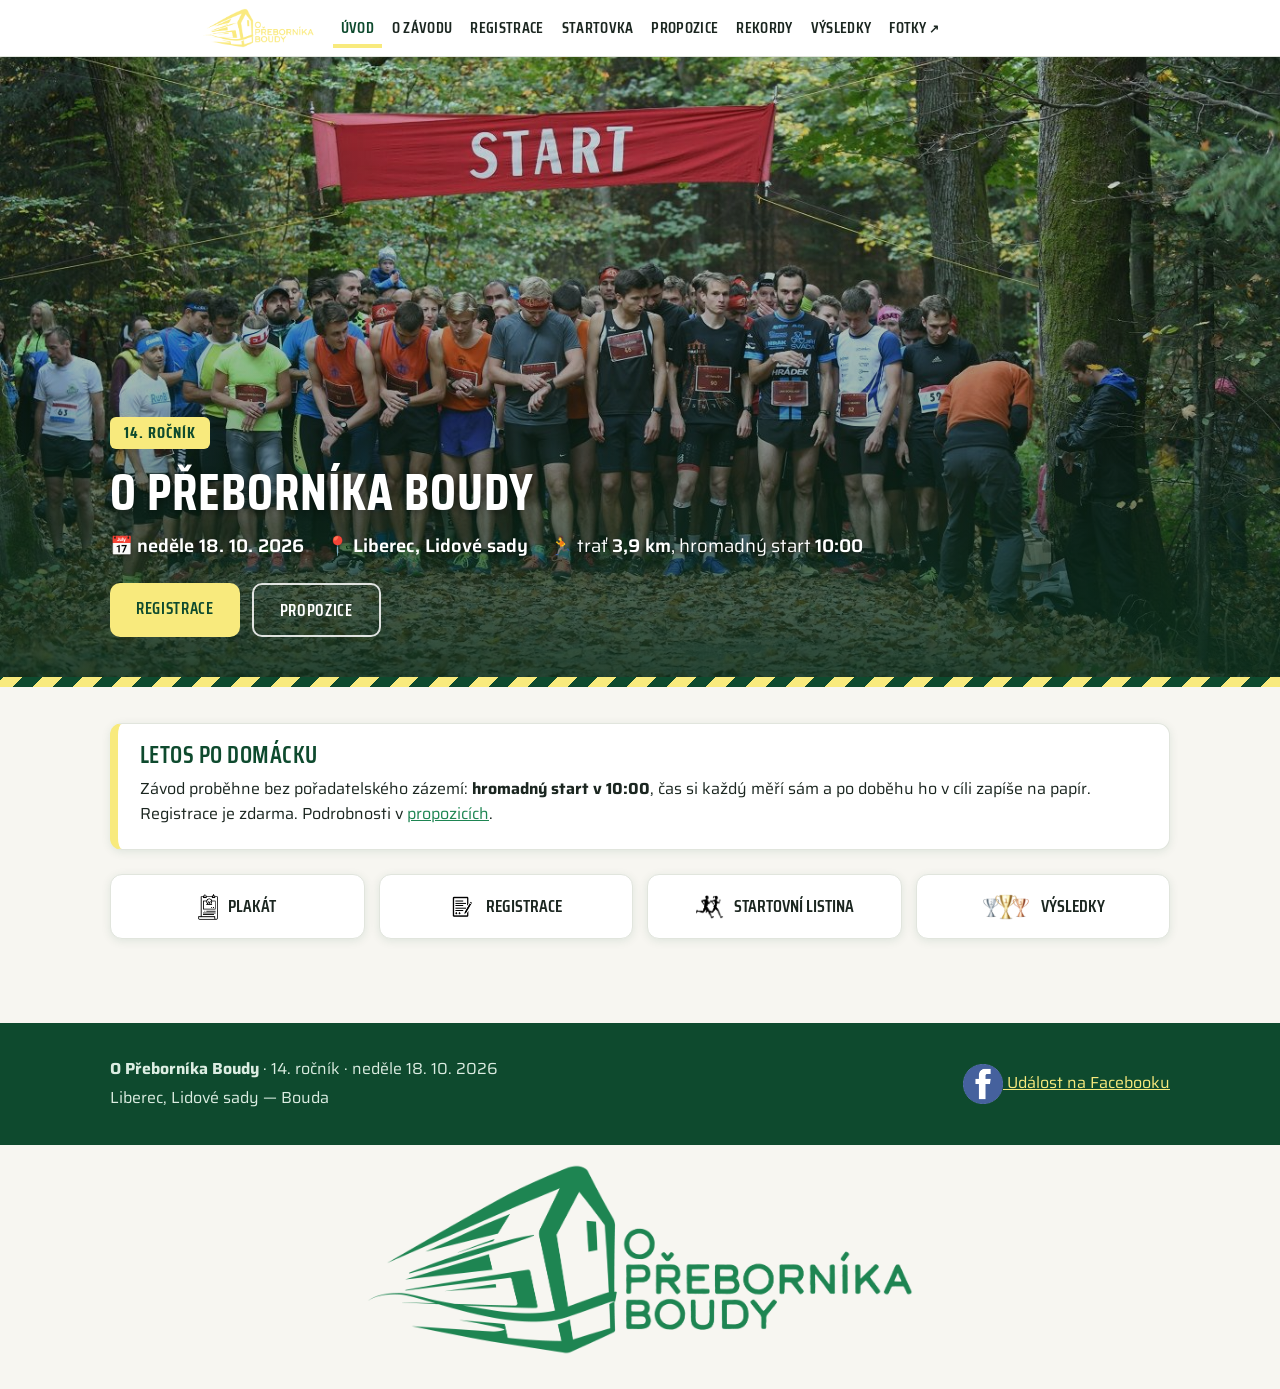
<file: index.html>
<!DOCTYPE html>
<html lang="cs">
<head>
  <meta charset="utf-8">
  <meta name="viewport" content="width=device-width, initial-scale=1, viewport-fit=cover">
  <title>O Přeborníka Boudy — přespolní běh, Liberec</title>
  <meta name="description" content="14. ročník župního přeboru o krále Boudy v přespolním běhu. Neděle 18. 10. 2026, Liberec – Lidové sady. Hromadný start, trať 3,9 km.">
  <link rel="icon" href="logo.png">
  <link rel="canonical" href="https://prebornikboudy.github.io/index.html">
  <meta property="og:title" content="O Přeborníka Boudy — přespolní běh, Liberec">
  <meta property="og:description" content="14. ročník župního přeboru o krále Boudy v přespolním běhu. Neděle 18. 10. 2026, Liberec – Lidové sady. Hromadný start, trať 3,9 km.">
  <meta property="og:type" content="website">
  <meta property="og:image" content="https://prebornikboudy.github.io/start.jpg">
  <link rel="preconnect" href="https://fonts.googleapis.com">
  <link rel="preconnect" href="https://fonts.gstatic.com" crossorigin>
  <link href="https://fonts.googleapis.com/css2?family=Saira+Condensed:wght@600;700&family=Saira:wght@400;600&display=swap" rel="stylesheet">
  <link rel="preload" as="image" href="start.jpg" fetchpriority="high">
  <link rel="stylesheet" href="site.css?v=4">
  <script src="site.js?v=2" defer></script>
  <script src="registrace.js?v=1" defer></script>
</head>
<body>
  <header class="listka">
    <div class="listka-vnitrek">
      <a class="listka-logo" href="index.html" aria-label="Úvodní stránka"><img src="logo.png" alt="O Přeborníka Boudy" height="52"></a>
      <button class="nav-prepinac" type="button" aria-label="Menu" aria-expanded="false">☰</button>
      <nav class="hlavni-nav" aria-label="Hlavní navigace">
      <a href="index.html" class="aktivni">Úvod</a>
      <a href="ozavodu.html">O závodu</a>
      <a href="startovka.html#registrace" data-registrace>Registrace</a>
      <a href="startovka.html">Startovka</a>
      <a href="propozice.html">Propozice</a>
      <a href="rekordy.html">Rekordy</a>
      <a href="vysledky.html">Výsledky</a>
      <a href="https://www.zonerama.com/OPrebornikaBoudy/624630" class="ven" target="_blank" rel="noopener">Fotky</a>
      </nav>
    </div>
  </header>
  <div class="hero">
    <img class="hero-foto" src="start.jpg" alt="Start hlavního závodu O Přeborníka Boudy" fetchpriority="high">
    <div class="hero-obsah">
      <span class="hero-rocnik">14. ročník</span>
      <h1>O Přeborníka Boudy</h1>
      <div class="hero-info">
        <span>📅 <b>neděle 18. 10. 2026</b></span>
        <span>📍 <b>Liberec, Lidové sady</b></span>
        <span>🏃 trať <b>3,9 km</b>, hromadný start <b>10:00</b></span>
      </div>
      <div class="tlacitka">
        <a class="tl tl-plny" href="startovka.html#registrace" data-registrace>Registrace</a>
        <a class="tl tl-obrys" href="propozice.html">Propozice</a>
      </div>
    </div>
  </div>
  <div class="faborek"></div>

  <main class="obal">
    <section class="oznameni">
      <h2>Letos po domácku</h2>
      <p>Závod proběhne bez pořadatelského zázemí: <b>hromadný start v 10:00</b>, čas si každý měří sám
         a po doběhu ho v cíli zapíše na papír. Registrace je zdarma. Podrobnosti v <a href="propozice.html">propozicích</a>.</p>
    </section>
    <div class="rychle-odkazy">
      <a class="rychly" href="plakat.jpg" target="_blank"><img src="poster.png" alt="" loading="lazy">Plakát</a>
      <a class="rychly" href="startovka.html#registrace" data-registrace><img src="registrace.png" alt="" loading="lazy">Registrace</a>
      <a class="rychly" href="startovka.html"><img src="startovka.png" alt="" loading="lazy">Startovní listina</a>
      <a class="rychly" href="vysledky.html"><img src="vysledky.png" alt="" loading="lazy">Výsledky</a>
    </div>
  </main>
  <footer class="paticka">
    <div class="paticka-vnitrek">
      <div>
        <p><b>O Přeborníka Boudy</b> · 14. ročník · neděle 18.&nbsp;10.&nbsp;2026</p>
        <p>Liberec, Lidové sady — Bouda</p>
      </div>
      <div>
        <p><a class="fb-odkaz" href="https://www.facebook.com/events/1058833640324332" target="_blank" rel="noopener"><img src="facebook.png" alt="Facebook" loading="lazy"> Událost na Facebooku</a></p>
      </div>
    </div>
  </footer>
  <div class="logo-pas">
    <img src="logo-velke-zelene.png" alt="O Přeborníka Boudy" loading="lazy">
  </div>
</body>
</html>
</file>
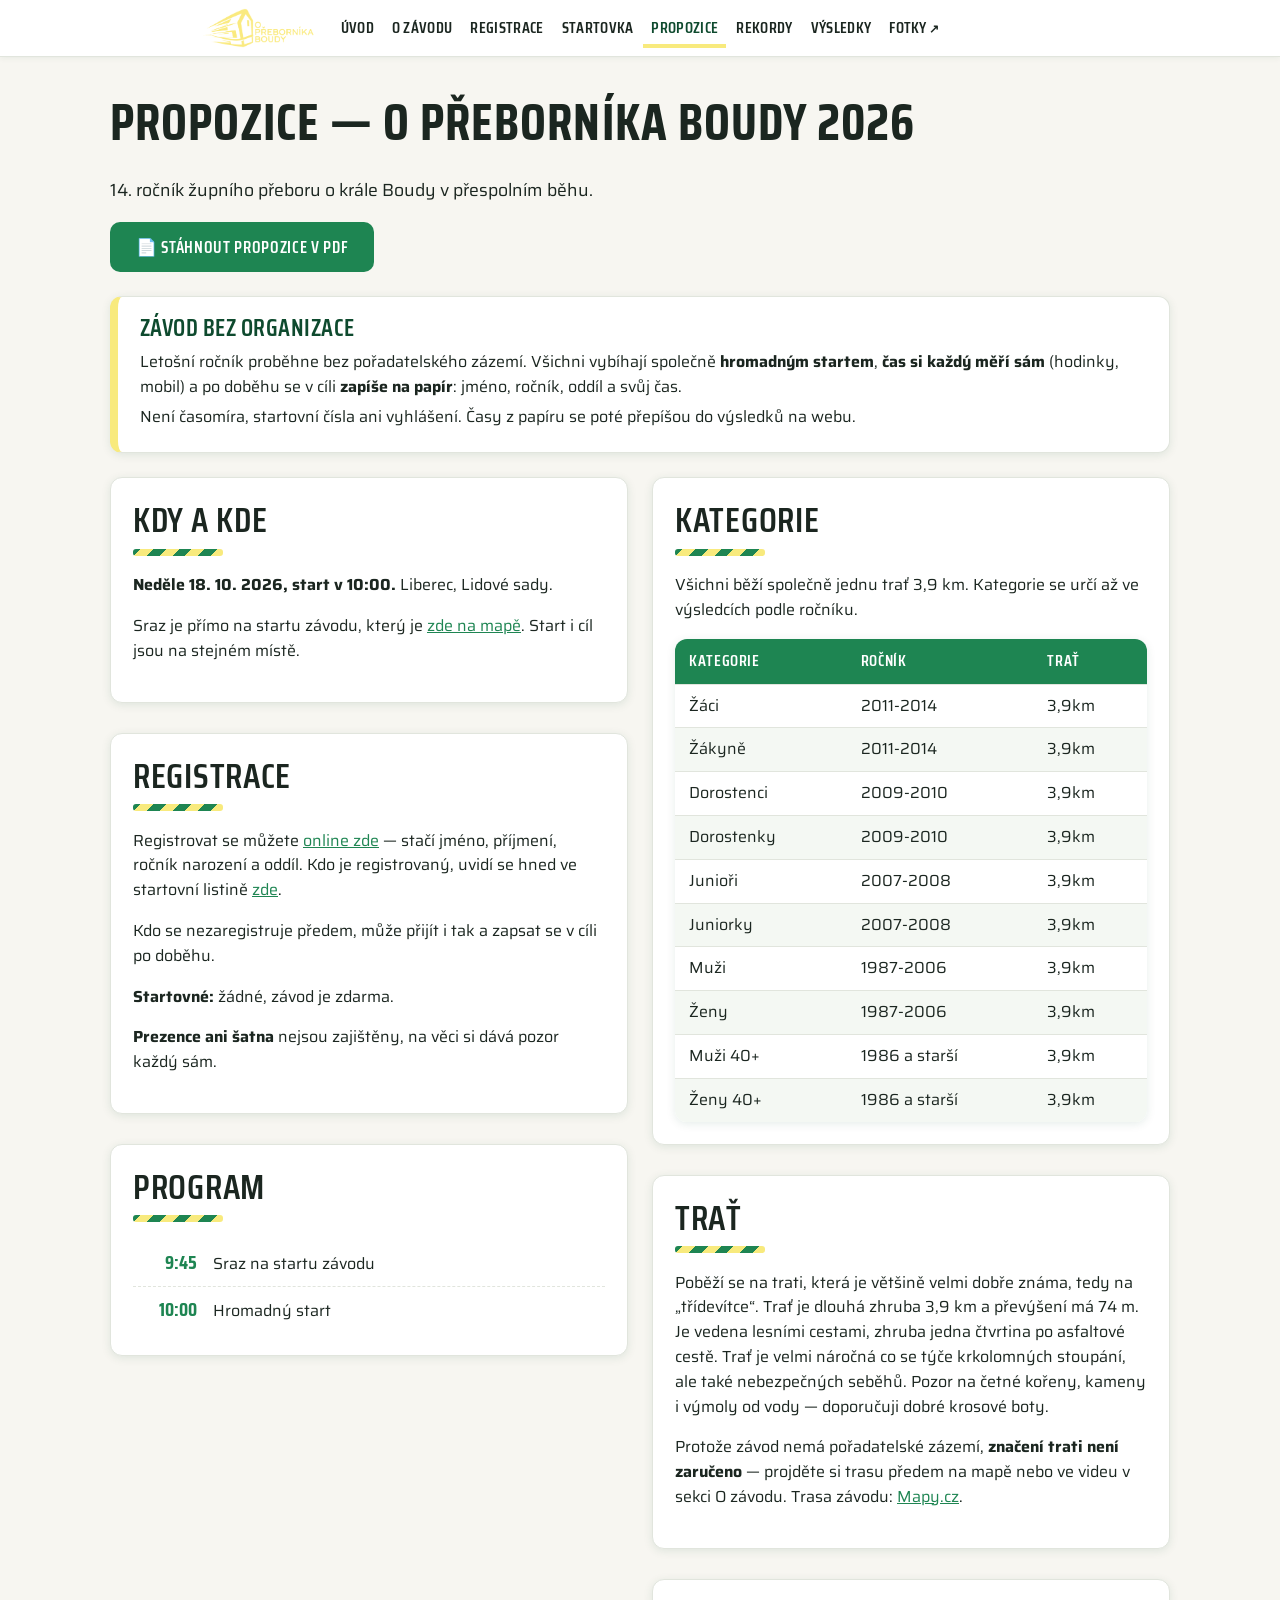
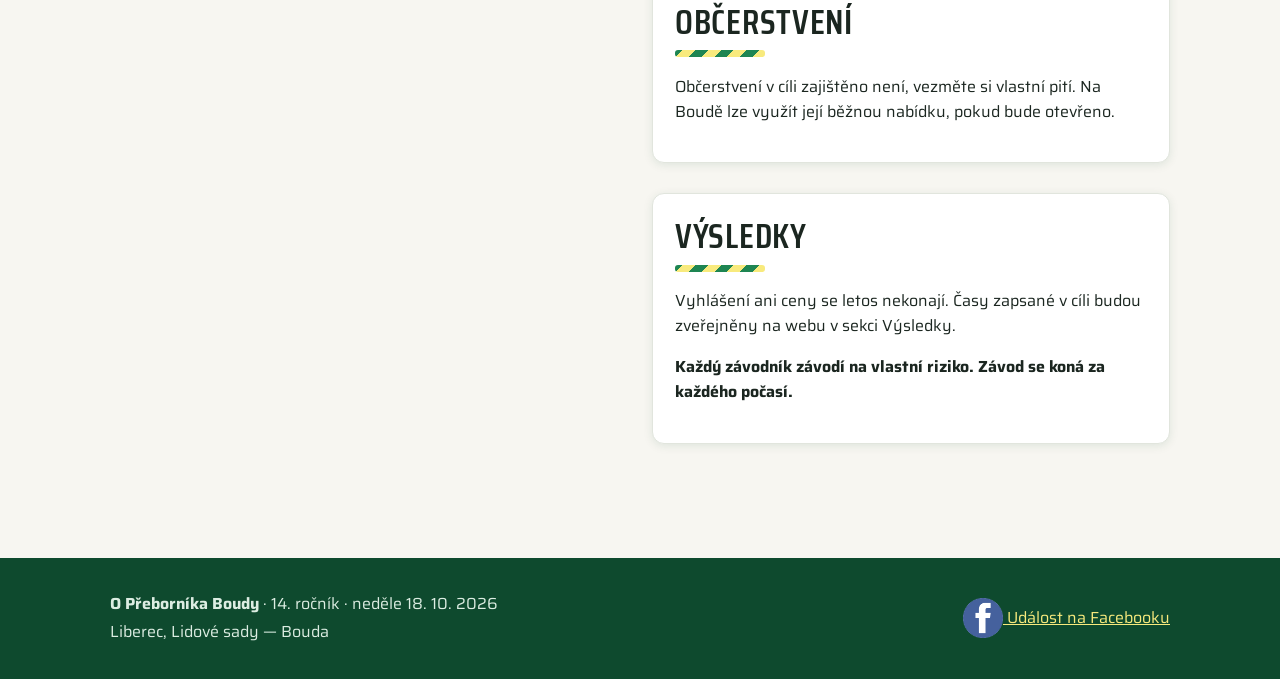
<file: propozice.html>
<!DOCTYPE html>
<html lang="cs">
<head>
  <meta charset="utf-8">
  <meta name="viewport" content="width=device-width, initial-scale=1, viewport-fit=cover">
  <title>Propozice — O Přeborníka Boudy 2026</title>
  <meta name="description" content="Kdy a kde, jak závod letos probíhá, kategorie, trať a vše ostatní k 14. ročníku závodu.">
  <link rel="icon" href="logo.png">
  <link rel="canonical" href="https://prebornikboudy.github.io/propozice.html">
  <meta property="og:title" content="Propozice — O Přeborníka Boudy 2026">
  <meta property="og:description" content="Kdy a kde, jak závod letos probíhá, kategorie, trať a vše ostatní k 14. ročníku závodu.">
  <meta property="og:type" content="website">
  <meta property="og:image" content="https://prebornikboudy.github.io/start.jpg">
  <link rel="preconnect" href="https://fonts.googleapis.com">
  <link rel="preconnect" href="https://fonts.gstatic.com" crossorigin>
  <link href="https://fonts.googleapis.com/css2?family=Saira+Condensed:wght@600;700&family=Saira:wght@400;600&display=swap" rel="stylesheet">
  <link rel="stylesheet" href="site.css?v=4">
  <script src="site.js?v=2" defer></script>
  <script src="registrace.js?v=1" defer></script>
  <script src="propozice-pdf.js?v=2" defer></script>
</head>
<body>
  <header class="listka">
    <div class="listka-vnitrek">
      <a class="listka-logo" href="index.html" aria-label="Úvodní stránka"><img src="logo.png" alt="O Přeborníka Boudy" height="52"></a>
      <button class="nav-prepinac" type="button" aria-label="Menu" aria-expanded="false">☰</button>
      <nav class="hlavni-nav" aria-label="Hlavní navigace">
      <a href="index.html">Úvod</a>
      <a href="ozavodu.html">O závodu</a>
      <a href="startovka.html#registrace" data-registrace>Registrace</a>
      <a href="startovka.html">Startovka</a>
      <a href="propozice.html" class="aktivni">Propozice</a>
      <a href="rekordy.html">Rekordy</a>
      <a href="vysledky.html">Výsledky</a>
      <a href="https://www.zonerama.com/OPrebornikaBoudy/624630" class="ven" target="_blank" rel="noopener">Fotky</a>
      </nav>
    </div>
  </header>
  <main class="obal">
    <h1>Propozice — O Přeborníka Boudy 2026</h1>
    <p style="font-size:1.1rem;">14. ročník župního přeboru o krále Boudy v přespolním běhu.</p>
    <p><button id="exportPropoziceBtn" class="tl tl-zeleny" type="button">📄 Stáhnout propozice v PDF</button></p>

    <section class="oznameni propozice-sekce" style="margin-top:24px;">
      <h2>Závod bez organizace</h2>
      <p>Letošní ročník proběhne bez pořadatelského zázemí. Všichni vybíhají společně
         <b>hromadným startem</b>, <b>čas si každý měří sám</b> (hodinky, mobil) a po doběhu
         se v cíli <b>zapíše na papír</b>: jméno, ročník, oddíl a svůj čas.</p>
      <p>Není časomíra, startovní čísla ani vyhlášení. Časy z papíru se poté přepíšou do výsledků na webu.</p>
    </section>

    <div class="mrizka-2">
      <div>
        <section class="karta propozice-sekce">
          <h2 class="s-faborkem">Kdy a kde</h2>
          <p><b>Neděle 18. 10. 2026, start v 10:00.</b> Liberec, Lidové sady.</p>
          <p>Sraz je přímo na startu závodu, který je
             <a href="https://mapy.com/s/fomavudocu" target="_blank" rel="noopener">zde na mapě</a>.
             Start i cíl jsou na stejném místě.</p>
        </section>

        <section class="karta propozice-sekce">
          <h2 class="s-faborkem">Registrace</h2>
          <p>Registrovat se můžete <a href="https://prebornikboudy.github.io/startovka.html#registrace" data-registrace>online zde</a>
             — stačí jméno, příjmení, ročník narození a oddíl. Kdo je registrovaný, uvidí se
             hned ve startovní listině <a href="https://prebornikboudy.github.io/startovka.html">zde</a>.</p>
          <p>Kdo se nezaregistruje předem, může přijít i tak a zapsat se v cíli po doběhu.</p>
          <p><b>Startovné:</b> žádné, závod je zdarma.</p>
          <p><b>Prezence ani šatna</b> nejsou zajištěny, na věci si dává pozor každý sám.</p>
        </section>

        <section class="karta propozice-sekce">
          <h2 class="s-faborkem">Program</h2>
          <ul class="program">
      <li><span class="cas">9:45</span><span>Sraz na startu závodu</span></li>
      <li><span class="cas">10:00</span><span>Hromadný start</span></li>
          </ul>
        </section>
      </div>

      <div>
        <section class="karta propozice-sekce">
          <h2 class="s-faborkem">Kategorie</h2>
          <p>Všichni běží společně jednu trať 3,9&nbsp;km. Kategorie se určí až ve výsledcích podle ročníku.</p>
          <table class="tab">
            <thead><tr><th>Kategorie</th><th>Ročník</th><th>Trať</th></tr></thead>
            <tbody>
        <tr><td>Žáci</td><td>2011-2014</td><td>3,9km</td></tr>
        <tr><td>Žákyně</td><td>2011-2014</td><td>3,9km</td></tr>
        <tr><td>Dorostenci</td><td>2009-2010</td><td>3,9km</td></tr>
        <tr><td>Dorostenky</td><td>2009-2010</td><td>3,9km</td></tr>
        <tr><td>Junioři</td><td>2007-2008</td><td>3,9km</td></tr>
        <tr><td>Juniorky</td><td>2007-2008</td><td>3,9km</td></tr>
        <tr><td>Muži</td><td>1987-2006</td><td>3,9km</td></tr>
        <tr><td>Ženy</td><td>1987-2006</td><td>3,9km</td></tr>
        <tr><td>Muži 40+</td><td>1986 a starší</td><td>3,9km</td></tr>
        <tr><td>Ženy 40+</td><td>1986 a starší</td><td>3,9km</td></tr>
            </tbody>
          </table>
        </section>

        <section class="karta propozice-sekce">
          <h2 class="s-faborkem">Trať</h2>
          <p>Poběží se na trati, která je většině velmi dobře známa, tedy na „třídevítce“.
             Trať je dlouhá zhruba 3,9&nbsp;km a převýšení má 74&nbsp;m. Je vedena lesními cestami,
             zhruba jedna čtvrtina po asfaltové cestě. Trať je velmi náročná co se týče krkolomných
             stoupání, ale také nebezpečných seběhů. Pozor na četné kořeny, kameny i výmoly od vody —
             doporučuji dobré krosové boty.</p>
          <p>Protože závod nemá pořadatelské zázemí, <b>značení trati není zaručeno</b> — projděte si
             trasu předem na mapě nebo ve videu v sekci O závodu.
             Trasa závodu: <a href="https://mapy.com/s/butegujasa" target="_blank" rel="noopener">Mapy.cz</a>.</p>
        </section>

        <section class="karta propozice-sekce">
          <h2 class="s-faborkem">Občerstvení</h2>
          <p>Občerstvení v cíli zajištěno není, vezměte si vlastní pití. Na Boudě lze využít
             její běžnou nabídku, pokud bude otevřeno.</p>
        </section>

        <section class="karta propozice-sekce">
          <h2 class="s-faborkem">Výsledky</h2>
          <p>Vyhlášení ani ceny se letos nekonají. Časy zapsané v cíli budou zveřejněny
             na webu v sekci Výsledky.</p>
          <p><b>Každý závodník závodí na vlastní riziko. Závod se koná za každého počasí.</b></p>
        </section>
      </div>
    </div>
  </main>
  <footer class="paticka">
    <div class="paticka-vnitrek">
      <div>
        <p><b>O Přeborníka Boudy</b> · 14. ročník · neděle 18.&nbsp;10.&nbsp;2026</p>
        <p>Liberec, Lidové sady — Bouda</p>
      </div>
      <div>
        <p><a class="fb-odkaz" href="https://www.facebook.com/events/1058833640324332" target="_blank" rel="noopener"><img src="facebook.png" alt="Facebook" loading="lazy"> Událost na Facebooku</a></p>
      </div>
    </div>
  </footer>
</body>
</html>
</file>
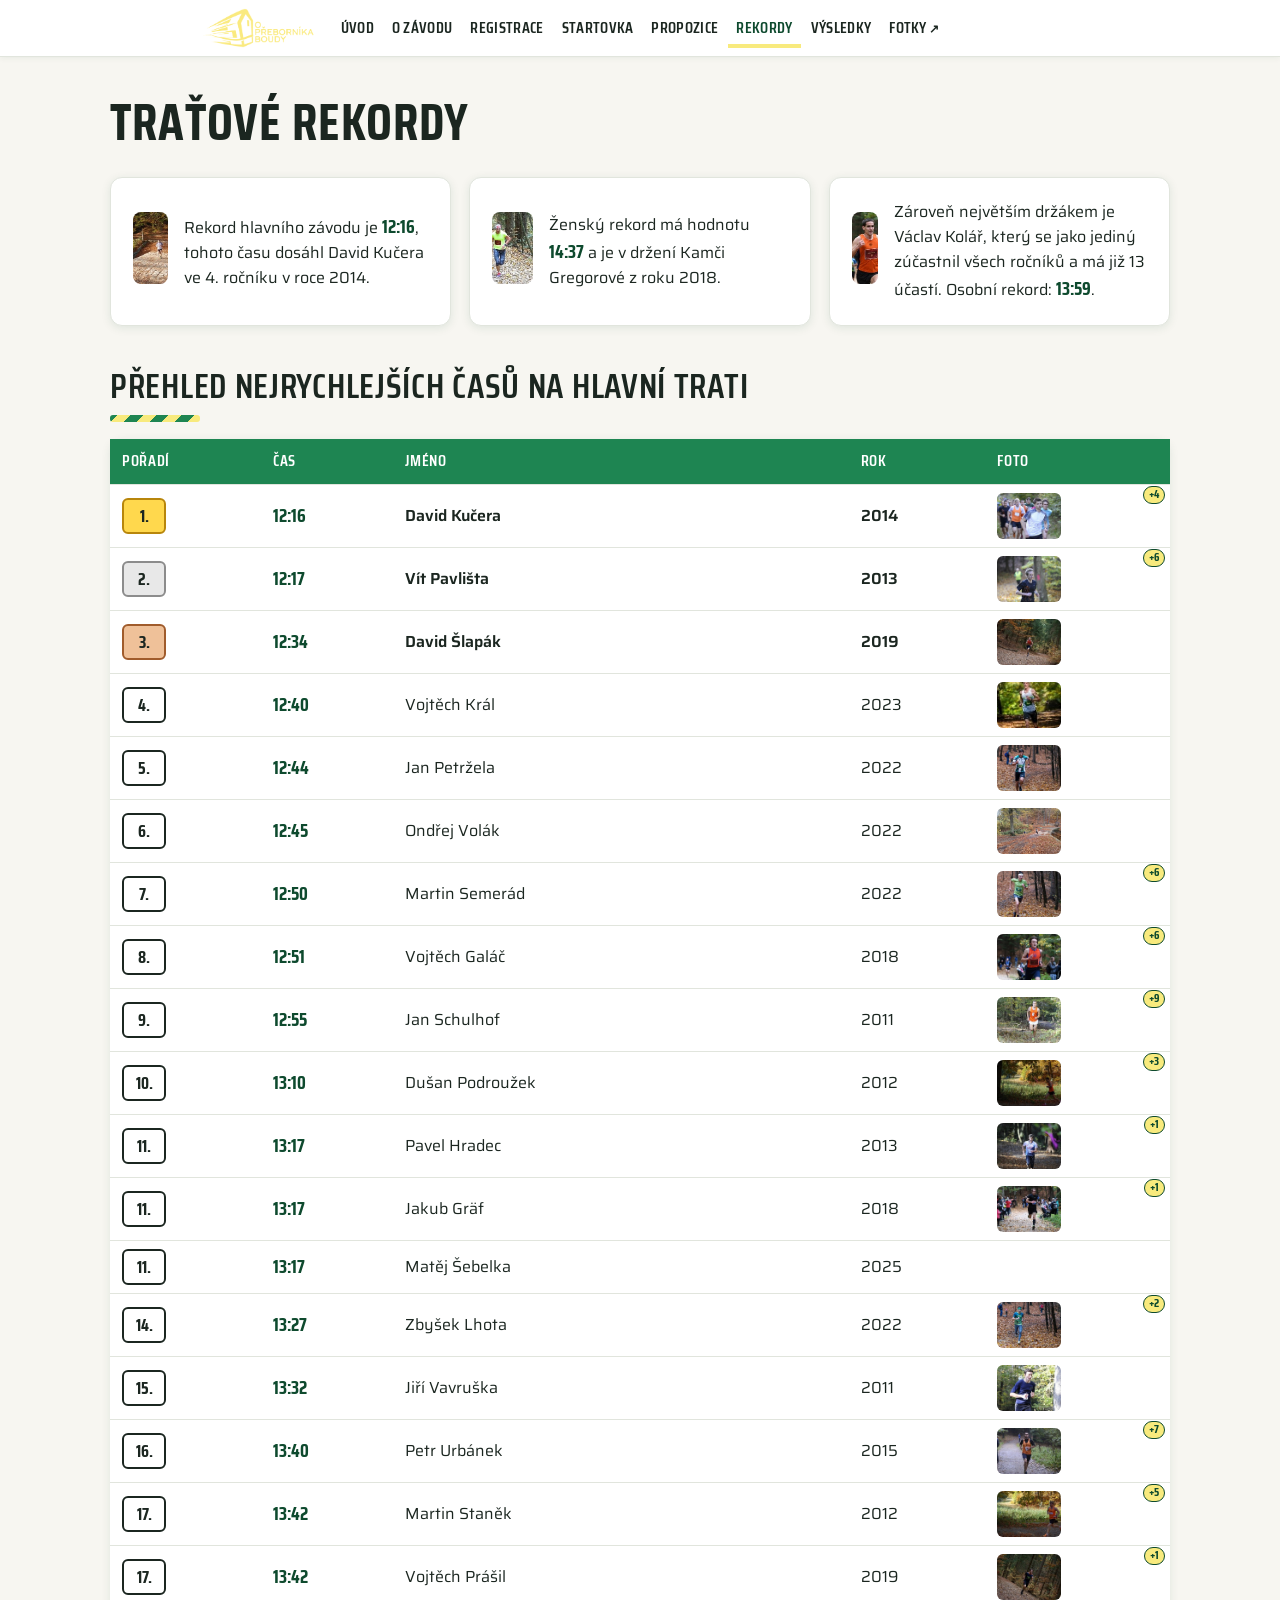
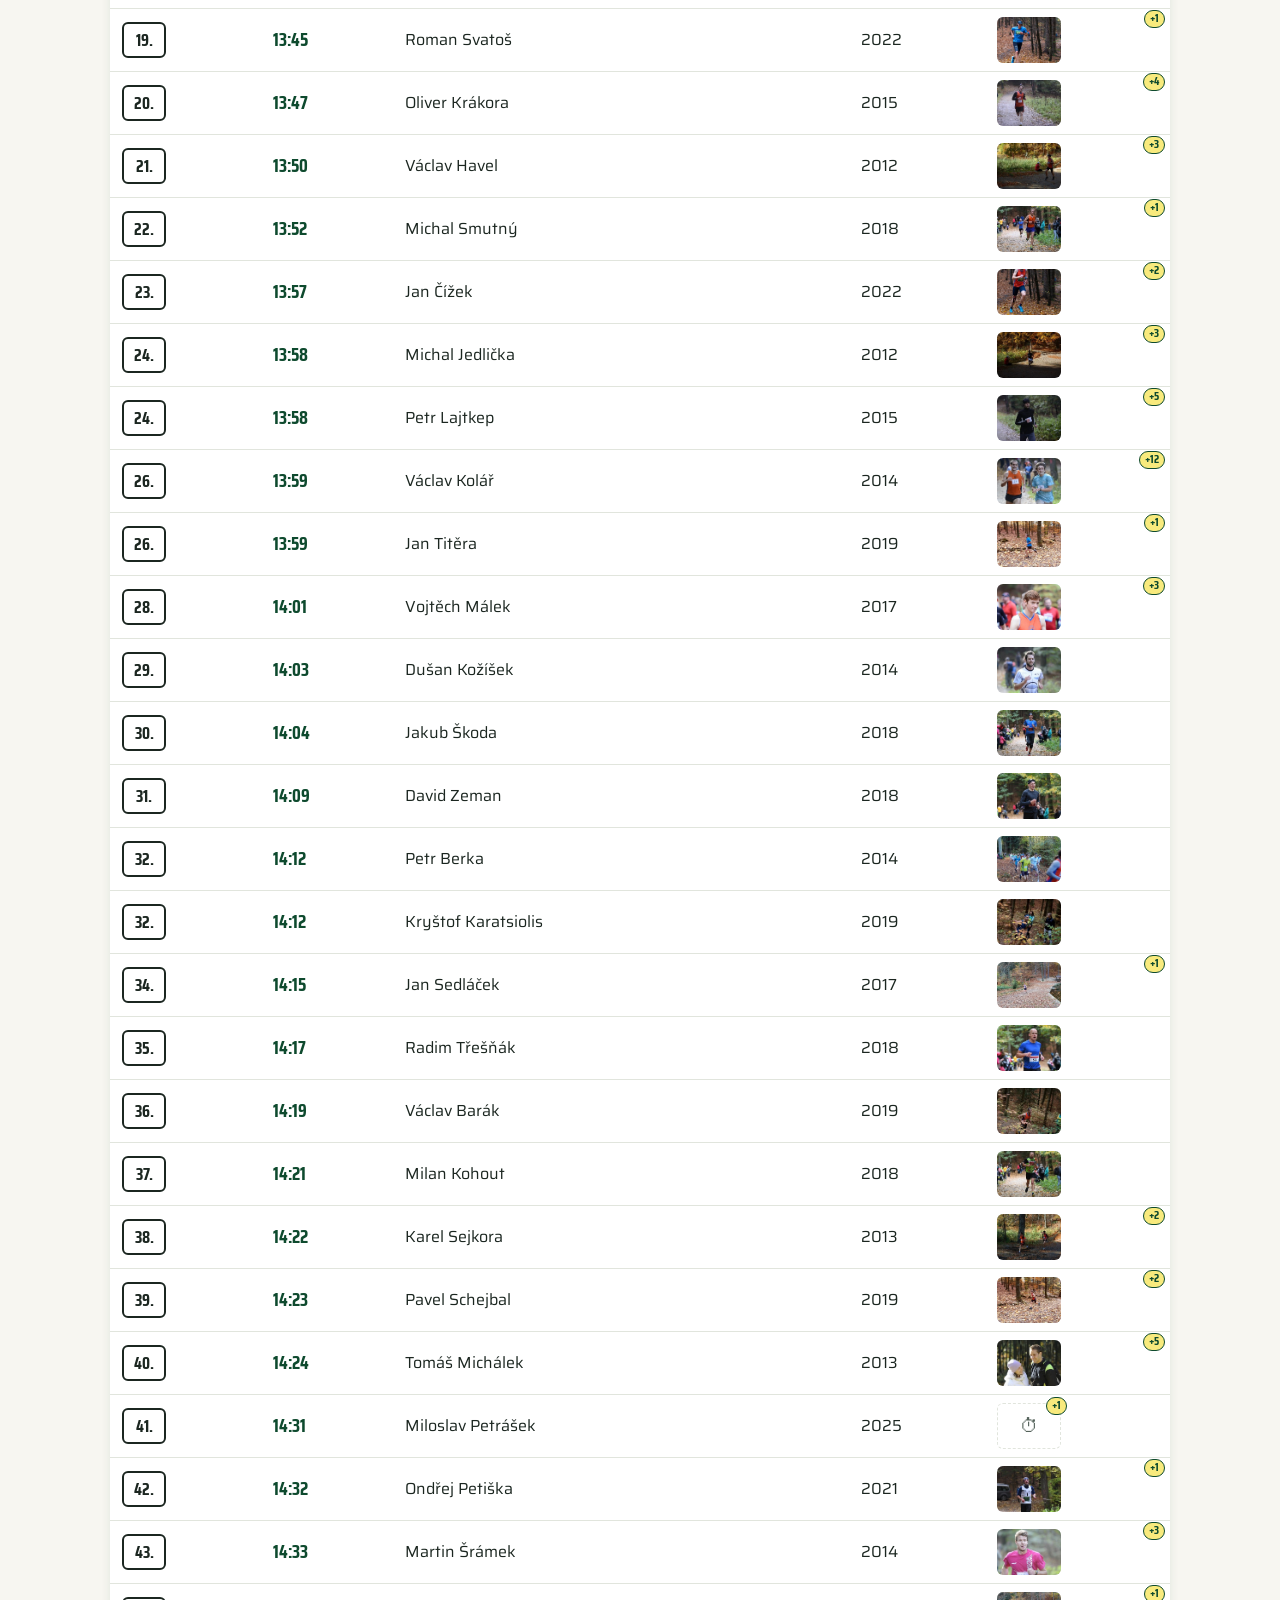
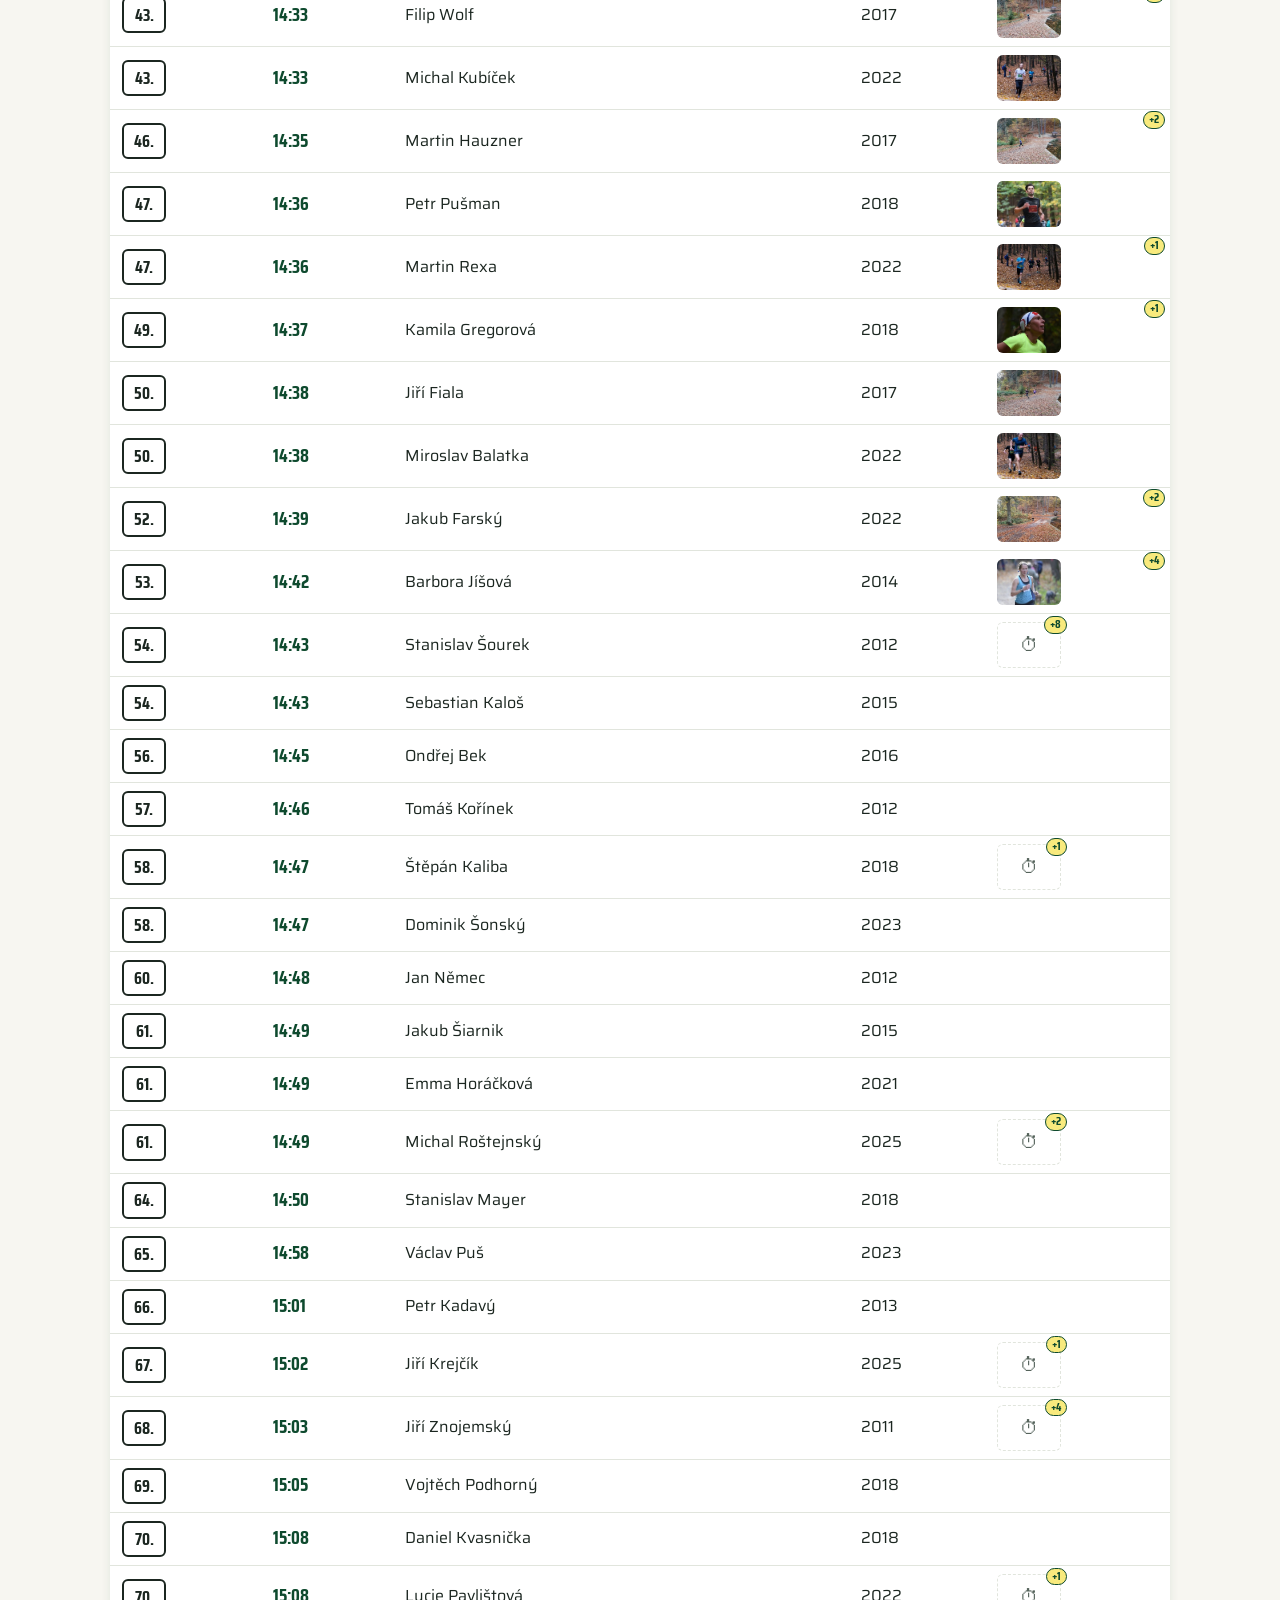
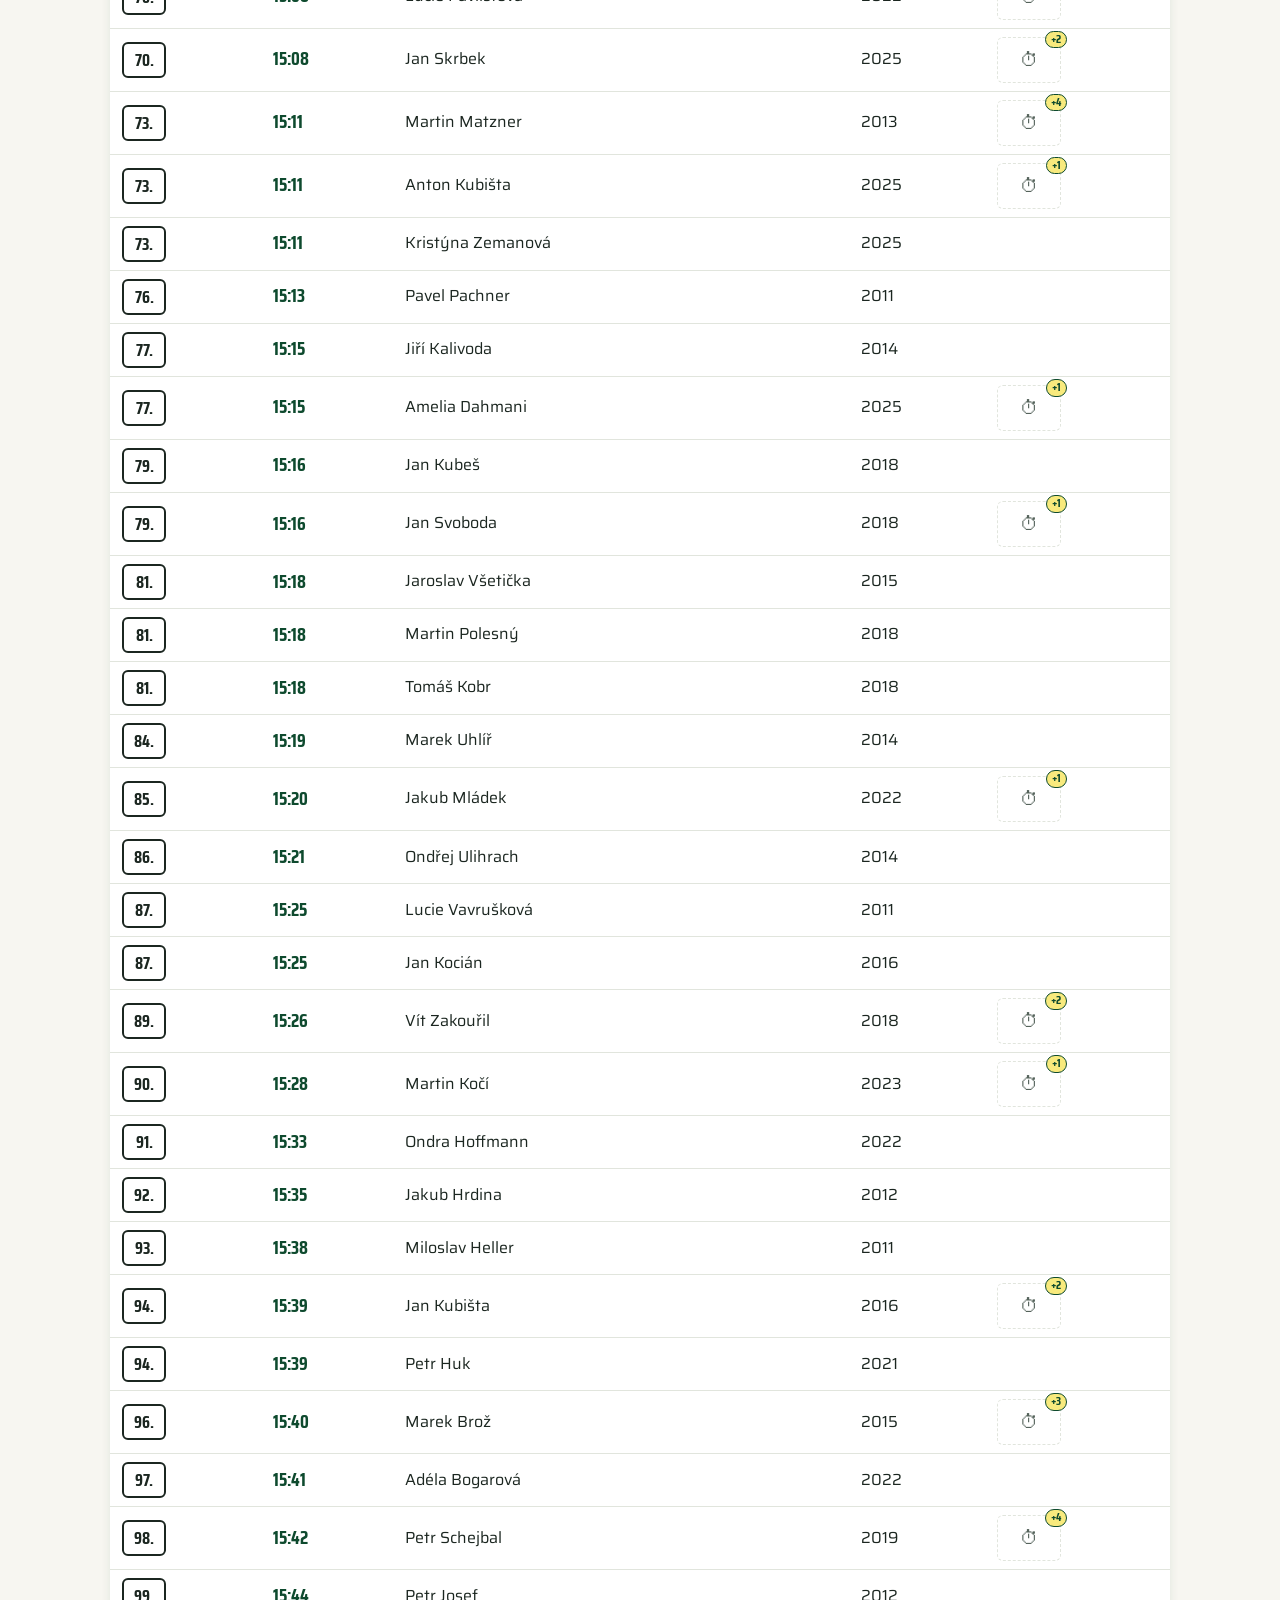
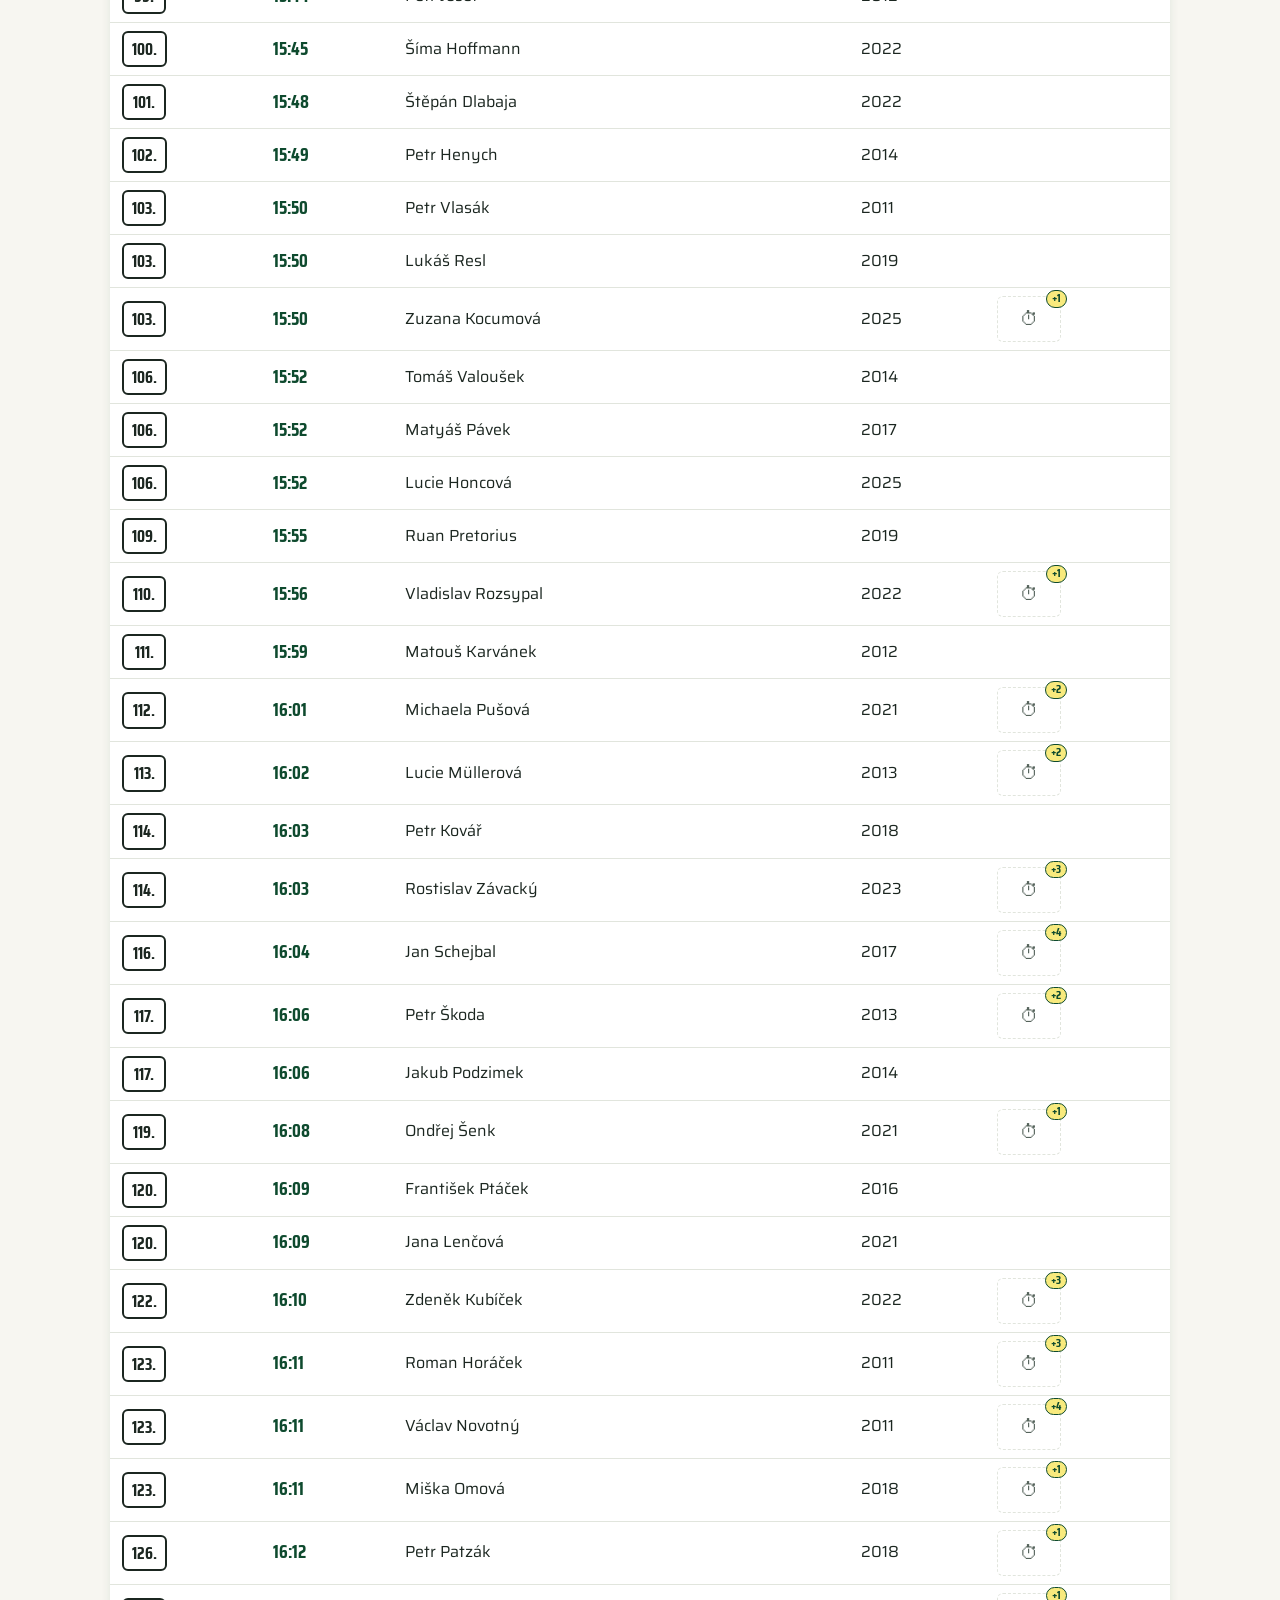
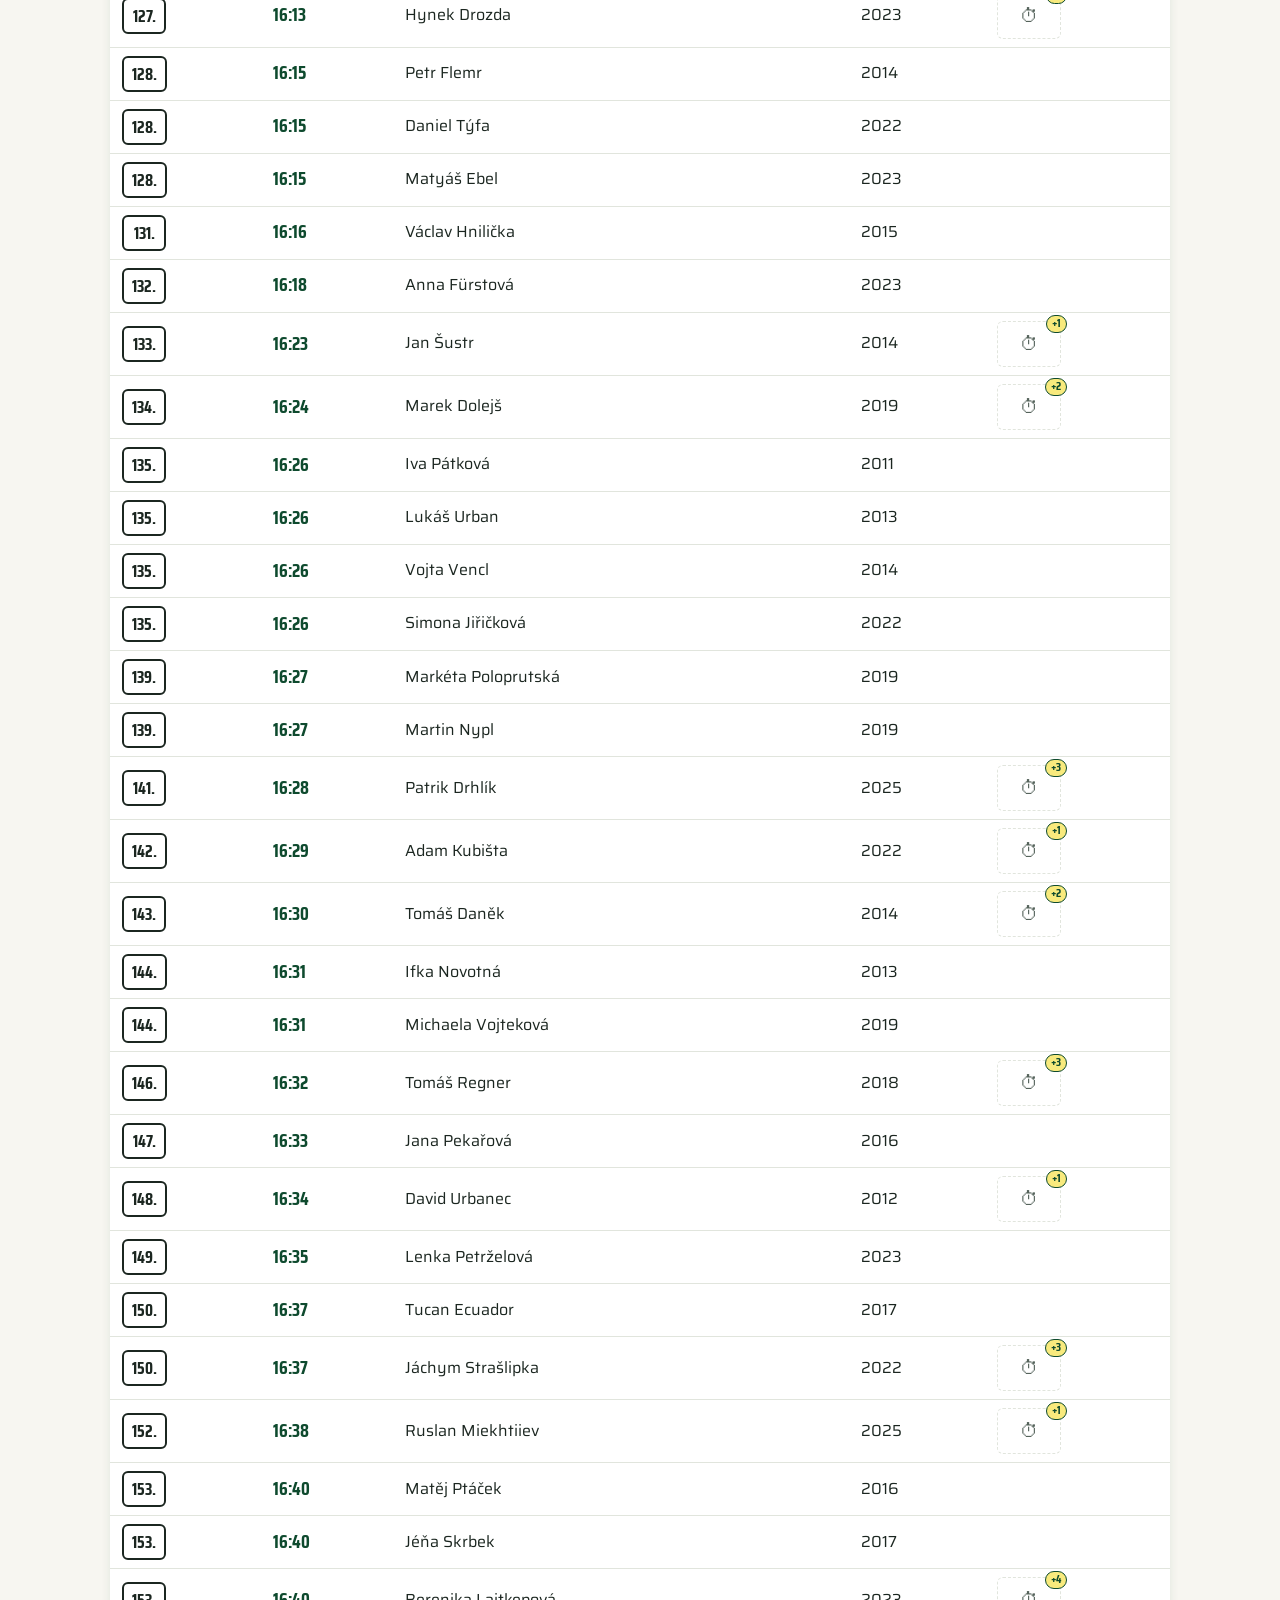
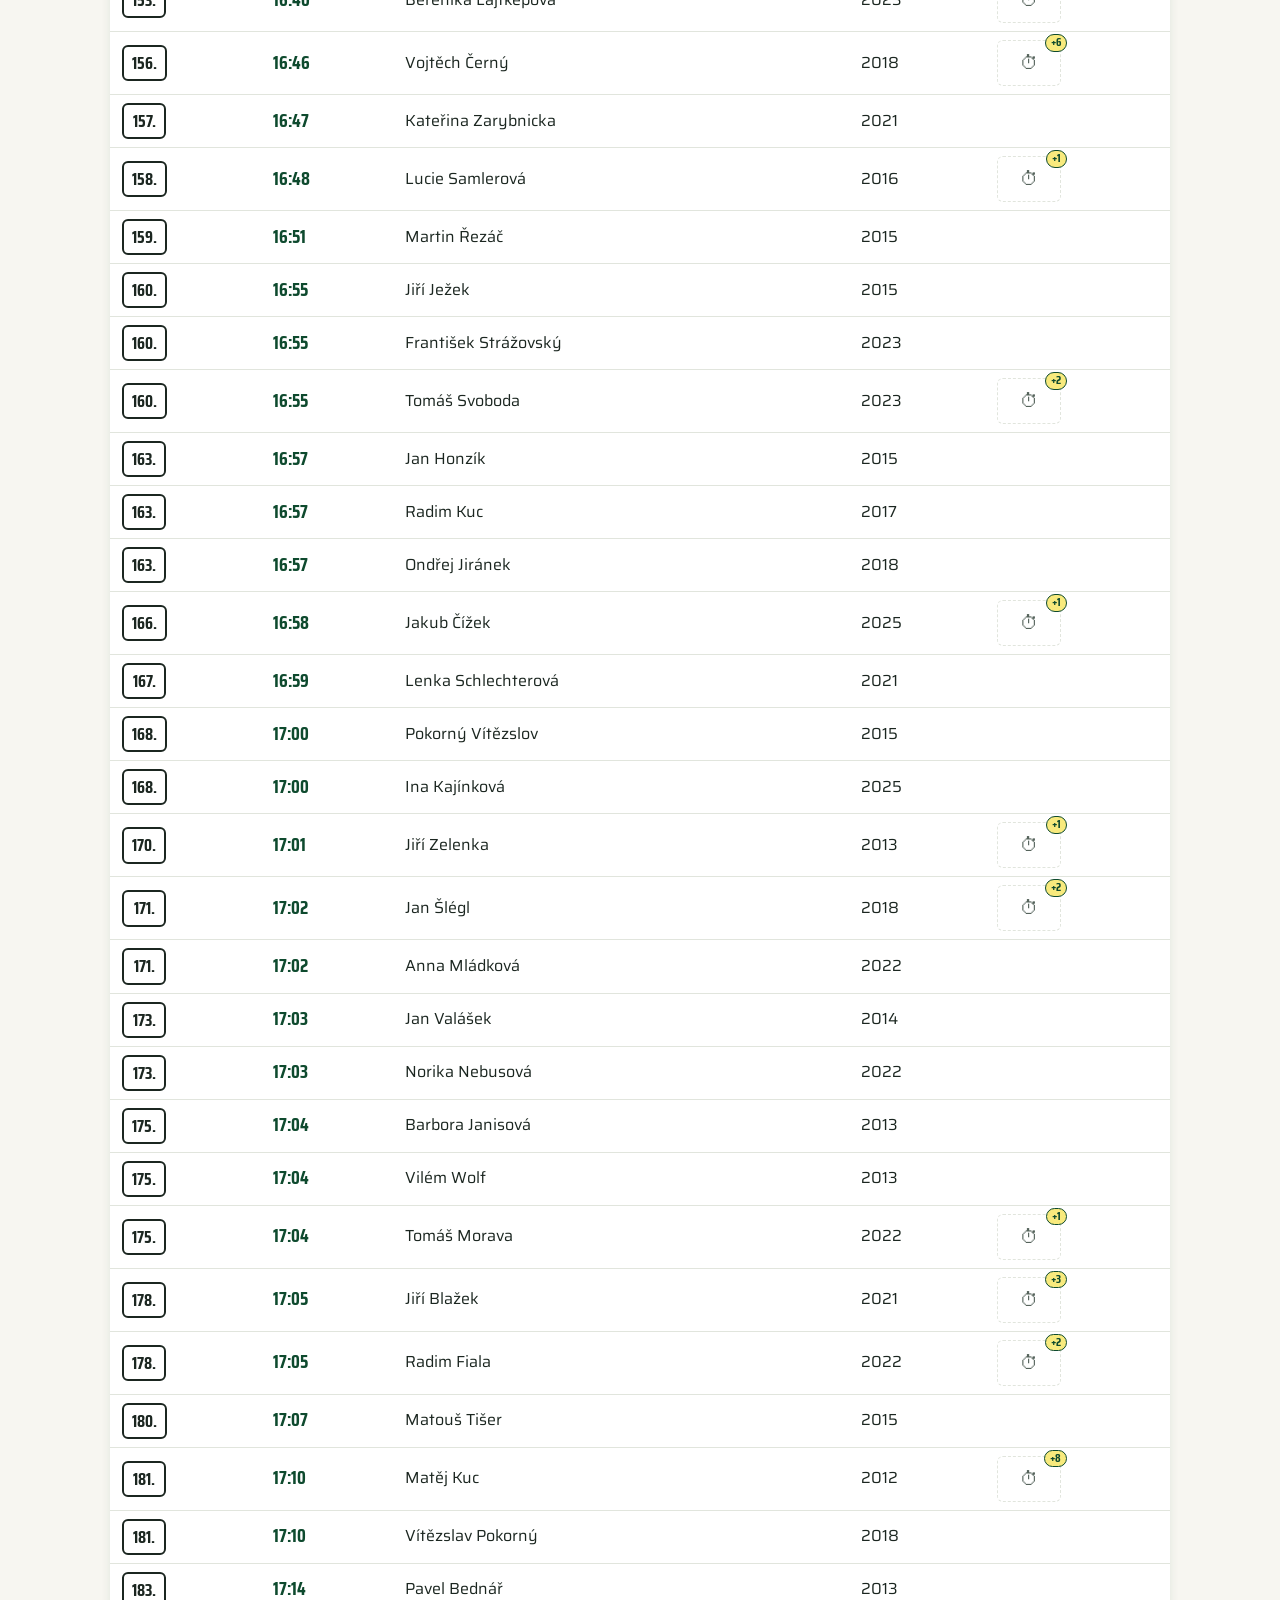
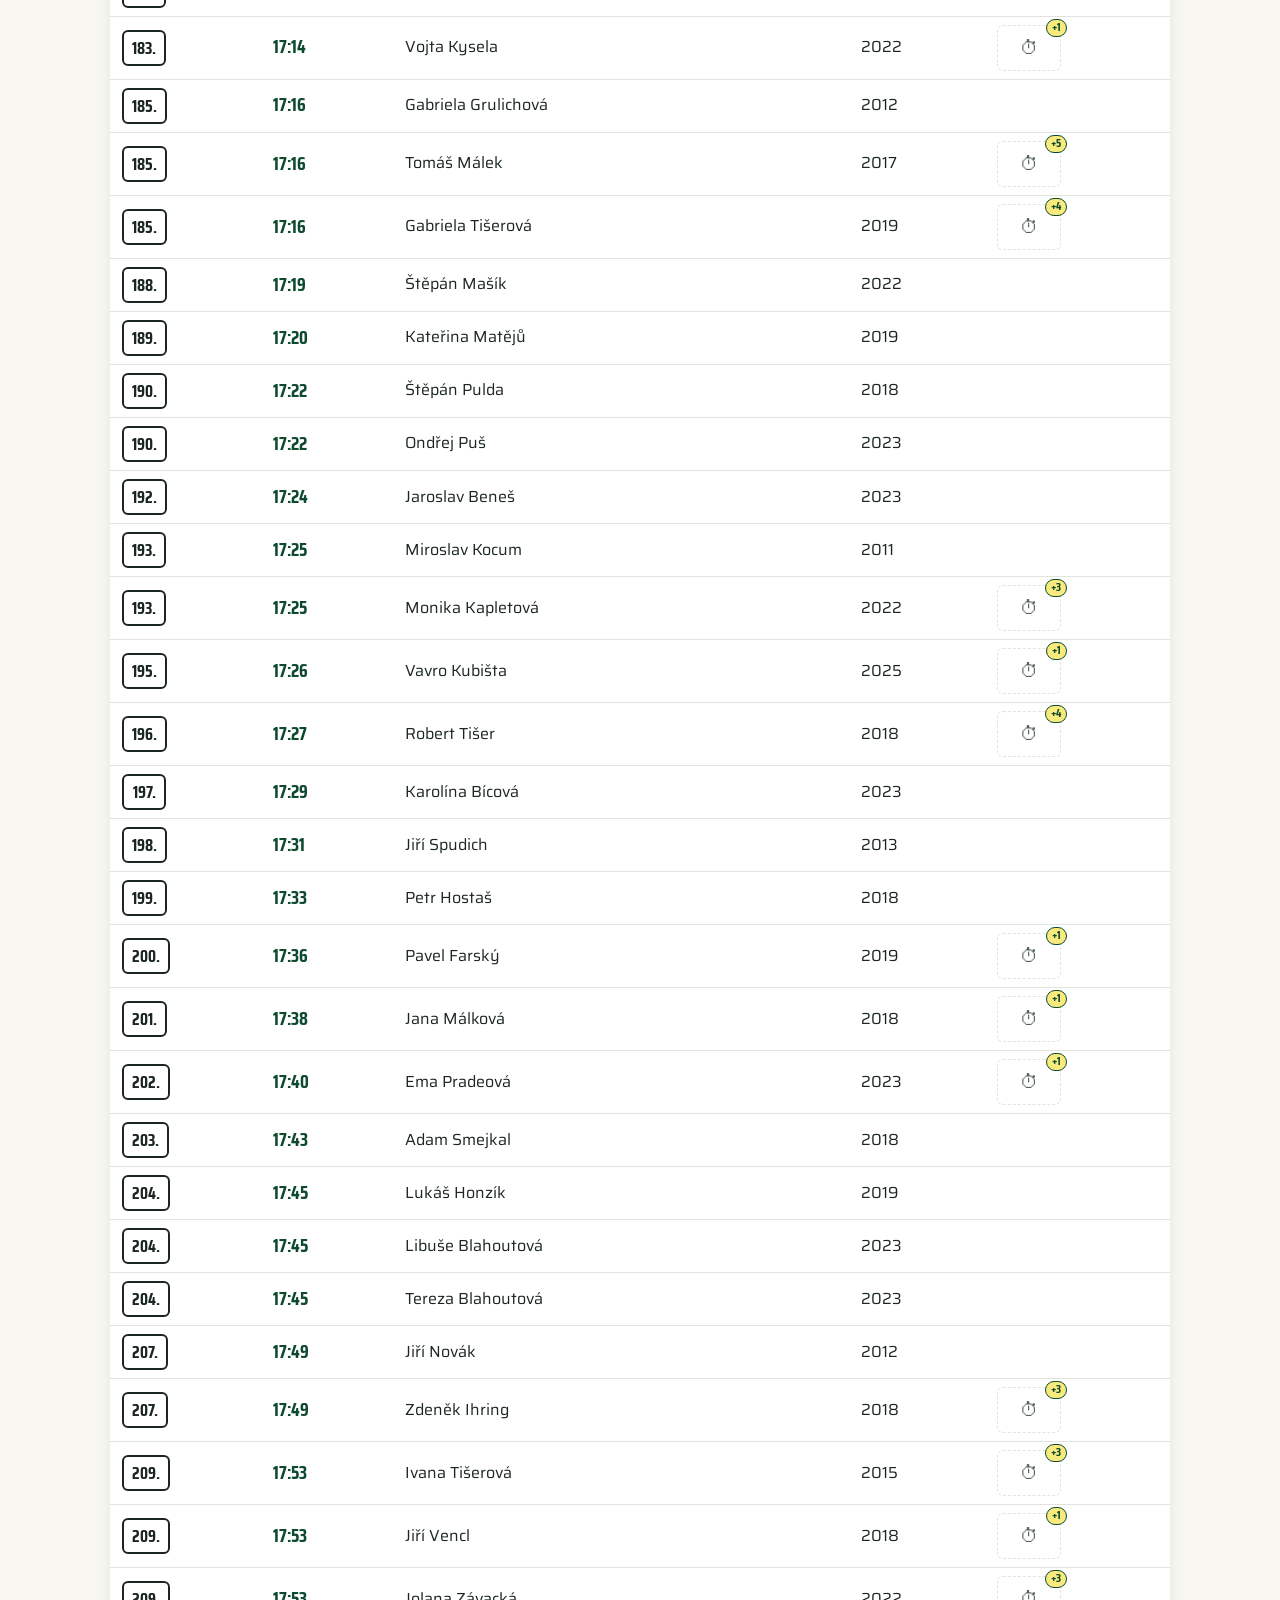
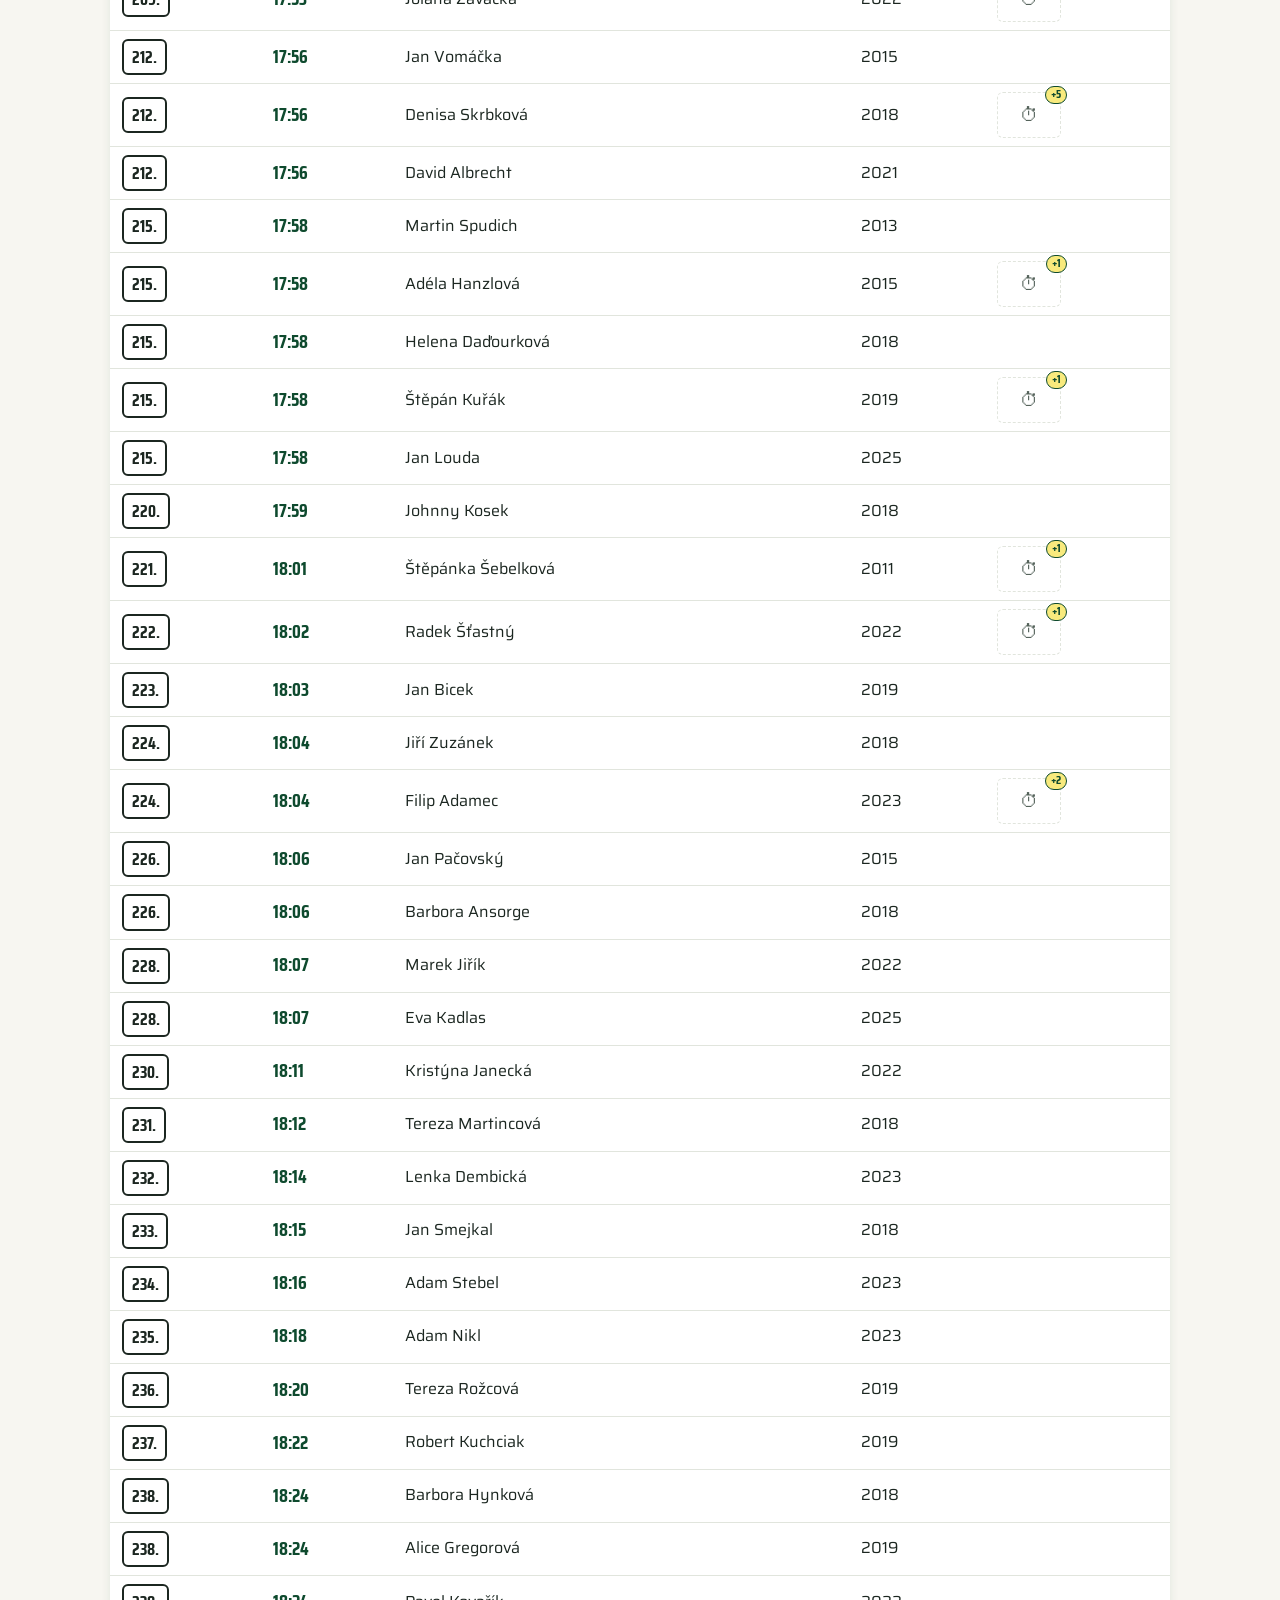
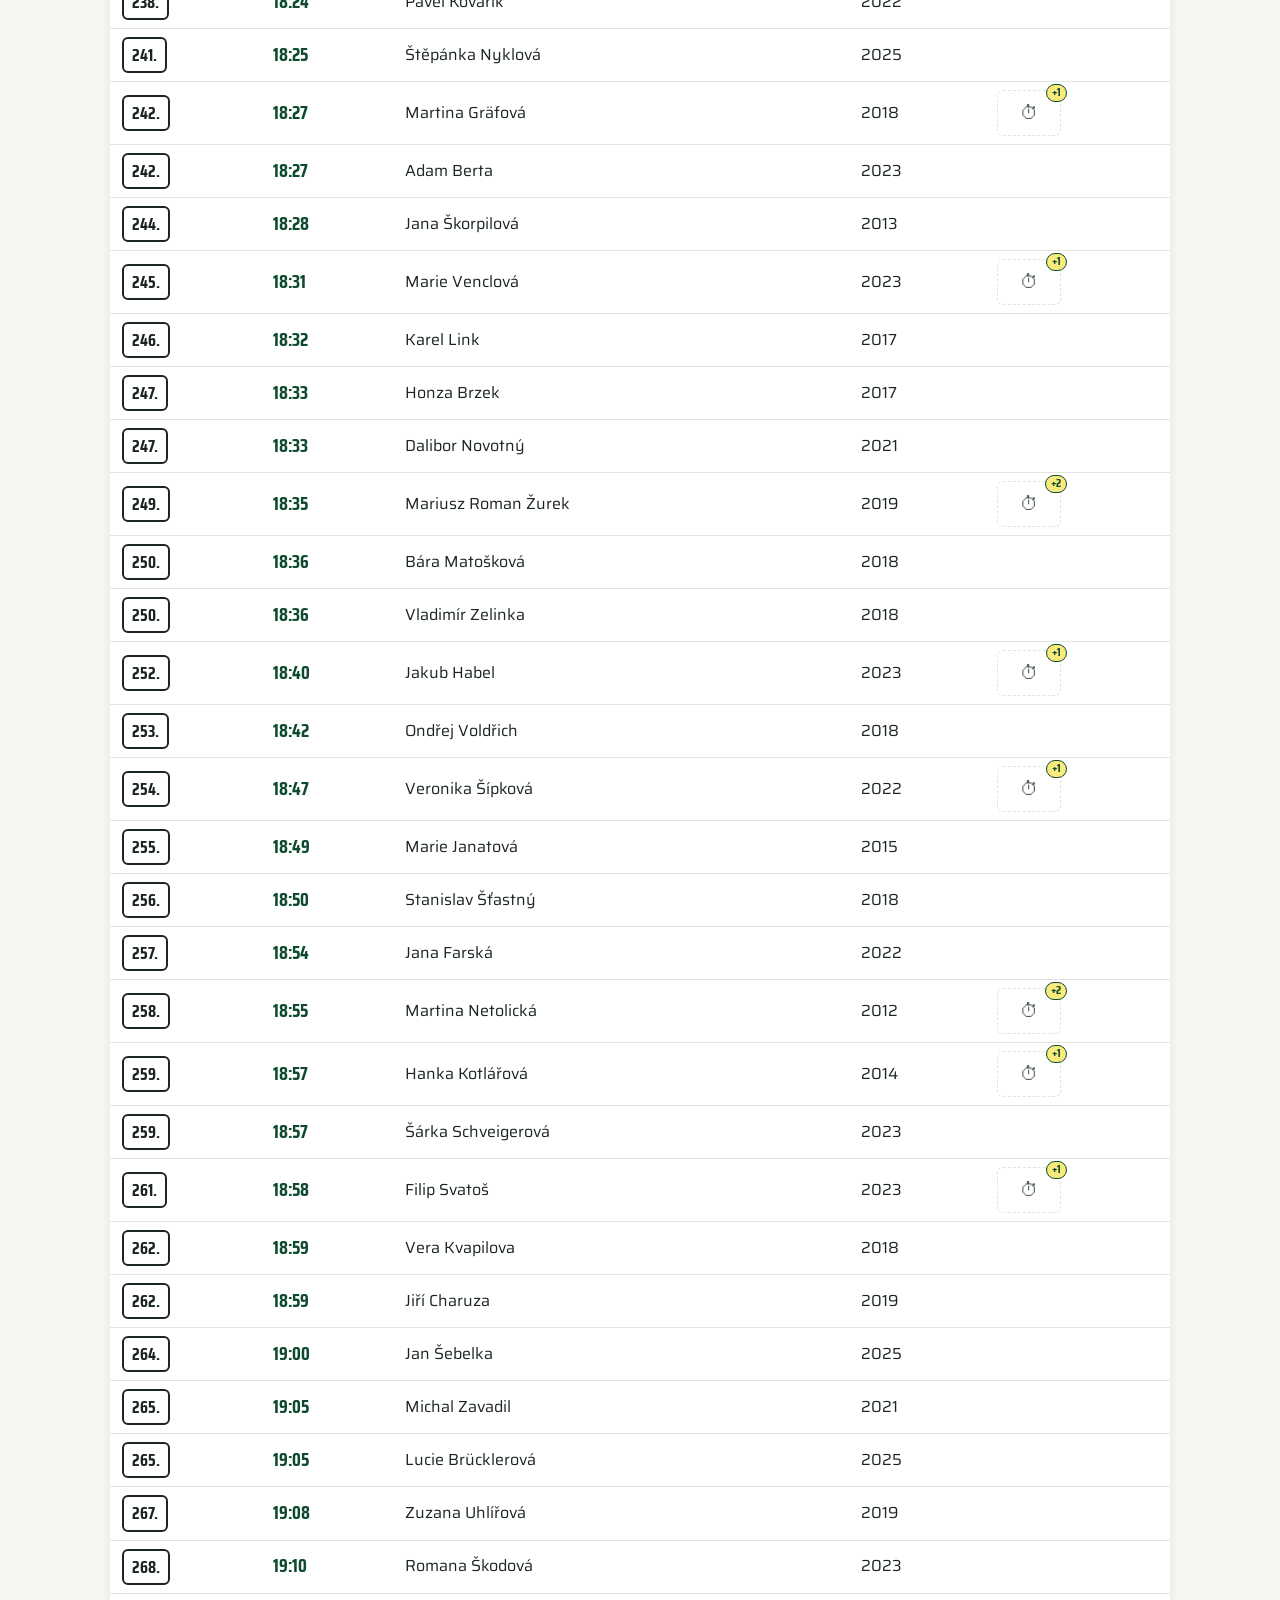
<file: rekordy.html>
<!DOCTYPE html>
<html lang="cs">
<head>
  <meta charset="utf-8">
  <meta name="viewport" content="width=device-width, initial-scale=1, viewport-fit=cover">
  <title>Traťové rekordy — O Přeborníka Boudy</title>
  <meta name="description" content="Rekord hlavního závodu 12:16 (David Kučera, 2014), ženský rekord 14:37 (Kamila Gregorová, 2018) a žebříček nejrychlejších časů na trati 3,9 km.">
  <link rel="icon" href="logo.png">
  <link rel="canonical" href="https://prebornikboudy.github.io/rekordy.html">
  <meta property="og:title" content="Traťové rekordy — O Přeborníka Boudy">
  <meta property="og:description" content="Rekord hlavního závodu 12:16 (David Kučera, 2014), ženský rekord 14:37 (Kamila Gregorová, 2018) a žebříček nejrychlejších časů na trati 3,9 km.">
  <meta property="og:type" content="website">
  <meta property="og:image" content="https://prebornikboudy.github.io/start.jpg">
  <link rel="preconnect" href="https://fonts.googleapis.com">
  <link rel="preconnect" href="https://fonts.gstatic.com" crossorigin>
  <link href="https://fonts.googleapis.com/css2?family=Saira+Condensed:wght@600;700&family=Saira:wght@400;600&display=swap" rel="stylesheet">
  <link rel="stylesheet" href="site.css?v=4">
  <script src="site.js?v=2" defer></script>
  <script src="registrace.js?v=1" defer></script>
</head>
<body>
  <header class="listka">
    <div class="listka-vnitrek">
      <a class="listka-logo" href="index.html" aria-label="Úvodní stránka"><img src="logo.png" alt="O Přeborníka Boudy" height="52"></a>
      <button class="nav-prepinac" type="button" aria-label="Menu" aria-expanded="false">☰</button>
      <nav class="hlavni-nav" aria-label="Hlavní navigace">
      <a href="index.html">Úvod</a>
      <a href="ozavodu.html">O závodu</a>
      <a href="startovka.html#registrace" data-registrace>Registrace</a>
      <a href="startovka.html">Startovka</a>
      <a href="propozice.html">Propozice</a>
      <a href="rekordy.html" class="aktivni">Rekordy</a>
      <a href="vysledky.html">Výsledky</a>
      <a href="https://www.zonerama.com/OPrebornikaBoudy/624630" class="ven" target="_blank" rel="noopener">Fotky</a>
      </nav>
    </div>
  </header>
  <main class="obal">
    <h1>Traťové rekordy</h1>

    <div class="rekord-karty">
      <div class="karta rekord-karta">
        <a href="David2014bBig.jpg" target="_blank"><img src="David2014b.jpg" alt=""></a>
        <p style="margin:0;">Rekord hlavního závodu je <span class="cas-zvyr">12:16</span>, tohoto času dosáhl David Kučera ve 4. ročníku v roce 2014.</p>
      </div>
      <div class="karta rekord-karta">
        <a href="Kamila2018Big.jpg" target="_blank"><img src="Kamila2018.jpg" alt=""></a>
        <p style="margin:0;">Ženský rekord má hodnotu <span class="cas-zvyr">14:37</span> a je v držení Kamči Gregorové z roku 2018.</p>
      </div>
      <div class="karta rekord-karta">
        <a href="VencaK2018Big.jpg" target="_blank"><img src="VencaK2018.jpg" alt=""></a>
        <p style="margin:0;">Zároveň největším držákem je Václav Kolář, který se jako jediný zúčastnil všech ročníků a má již 13 účastí. Osobní rekord: <span class="cas-zvyr">13:59</span>.</p>
      </div>
    </div>

    <h2 class="s-faborkem" style="margin-top:40px;">Přehled nejrychlejších časů na hlavní trati</h2>

    <table class="zebricek">
      <thead>
        <tr><th>Pořadí</th><th>Čas</th><th>Jméno</th><th>Rok</th><th>Foto</th></tr>
      </thead>
      <tbody>
      <tr class="top-1">
        <td><span class="bib">1.</span></td>
        <td class="cas-b">12:16</td>
        <td>David Kučera</td>
        <td>2014</td>
        <td class="foto-bunka">
          <a class="foto-spoust" href="David2014Big.jpg" target="_blank" data-pocet="4" aria-label="Foto David Kučera, další časy">
            <img src="David2014.jpg" alt="David Kučera">
          </a>
          <div class="dalsi-casy" role="tooltip">
            <h4>Další dosažené časy</h4>
            <table>
              <tr>
                <td><a href="David2012Big.jpg" target="_blank"><img src="David2012.jpg" alt=""></a></td>
                <td class="dc-cas">12:25</td>
                <td class="dc-rok">2012</td>
              </tr>
              <tr>
                <td><a href="David2019Big.jpg" target="_blank"><img src="David2019.jpg" alt=""></a></td>
                <td class="dc-cas">12:29</td>
                <td class="dc-rok">2019</td>
              </tr>
              <tr>
                <td><a href="David2011Big.jpg" target="_blank"><img src="David2011.jpg" alt=""></a></td>
                <td class="dc-cas">12:39</td>
                <td class="dc-rok">2011</td>
              </tr>
              <tr>
                <td><a href="David2018Big.jpg" target="_blank"><img src="David2018.jpg" alt=""></a></td>
                <td class="dc-cas">12:42</td>
                <td class="dc-rok">2018</td>
              </tr>
            </table>
          </div>
        </td>
      </tr>
      <tr class="top-2">
        <td><span class="bib">2.</span></td>
        <td class="cas-b">12:17</td>
        <td>Vít Pavlišta</td>
        <td>2013</td>
        <td class="foto-bunka">
          <a class="foto-spoust" href="Vita2013Big.jpg" target="_blank" data-pocet="6" aria-label="Foto Vít Pavlišta, další časy">
            <img src="Vita2013.jpg" alt="Vít Pavlišta">
          </a>
          <div class="dalsi-casy" role="tooltip">
            <h4>Další dosažené časy</h4>
            <table>
              <tr>
                <td><a href="Vita2018Big.jpg" target="_blank"><img src="Vita2018.jpg" alt=""></a></td>
                <td class="dc-cas">12:18</td>
                <td class="dc-rok">2018</td>
              </tr>
              <tr>
                <td><a href="Vita2022Big.jpg" target="_blank"><img src="Vita2022.jpg" alt=""></a></td>
                <td class="dc-cas">12:22</td>
                <td class="dc-rok">2022</td>
              </tr>
              <tr>
                <td><a href="Vita2011Big.jpg" target="_blank"><img src="Vita2011.jpg" alt=""></a></td>
                <td class="dc-cas">12:27</td>
                <td class="dc-rok">2011</td>
              </tr>
              <tr>
                <td><a href="Vita2023Big.jpg" target="_blank"><img src="Vita2023.jpg" alt="" loading="lazy"></a></td>
                <td class="dc-cas">12:27</td>
                <td class="dc-rok">2023</td>
              </tr>
              <tr>
                <td><a href="Vita2015Big.jpg" target="_blank"><img src="Vita2015.jpg" alt="" loading="lazy"></a></td>
                <td class="dc-cas">12:46</td>
                <td class="dc-rok">2015</td>
              </tr>
              <tr>
                <td><span class="dc-bezfoto">–</span></td>
                <td class="dc-cas">12:46</td>
                <td class="dc-rok">2025</td>
              </tr>
            </table>
          </div>
        </td>
      </tr>
      <tr class="top-3">
        <td><span class="bib">3.</span></td>
        <td class="cas-b">12:34</td>
        <td>David Šlapák</td>
        <td>2019</td>
        <td class="foto-bunka">
          <a href="DavidSlap2019Big.jpg" target="_blank"><img src="DavidSlap2019.jpg" alt="David Šlapák 2019" loading="lazy"></a>
        </td>
      </tr>
      <tr>
        <td><span class="bib">4.</span></td>
        <td class="cas-b">12:40</td>
        <td>Vojtěch Král</td>
        <td>2023</td>
        <td class="foto-bunka">
          <a href="VojtaKral2023Big.jpg" target="_blank"><img src="VojtaKral2023.jpg" alt="Vojtěch Král 2023" loading="lazy"></a>
        </td>
      </tr>
      <tr>
        <td><span class="bib">5.</span></td>
        <td class="cas-b">12:44</td>
        <td>Jan Petržela</td>
        <td>2022</td>
        <td class="foto-bunka">
          <a href="JanPet2022Big.jpg" target="_blank"><img src="JanPet2022.jpg" alt="Jan Petržela 2022" loading="lazy"></a>
        </td>
      </tr>
      <tr>
        <td><span class="bib">6.</span></td>
        <td class="cas-b">12:45</td>
        <td>Ondřej Volák</td>
        <td>2022</td>
        <td class="foto-bunka">
          <a href="OndraVo2022Big.jpg" target="_blank"><img src="OndraVo2022.jpg" alt="Ondřej Volák 2022" loading="lazy"></a>
        </td>
      </tr>
      <tr>
        <td><span class="bib">7.</span></td>
        <td class="cas-b">12:50</td>
        <td>Martin Semerád</td>
        <td>2022</td>
        <td class="foto-bunka">
          <a class="foto-spoust" href="MartinSem2022Big.jpg" target="_blank" data-pocet="6" aria-label="Foto Martin Semerád, další časy">
            <img src="MartinSem2022.jpg" alt="Martin Semerád" loading="lazy">
          </a>
          <div class="dalsi-casy" role="tooltip">
            <h4>Další dosažené časy</h4>
            <table>
              <tr>
                <td><a href="MartinSem2018Big.jpg" target="_blank"><img src="MartinSem2018.jpg" alt="" loading="lazy"></a></td>
                <td class="dc-cas">13:01</td>
                <td class="dc-rok">2018</td>
              </tr>
              <tr>
                <td><a href="MartinSem2016Big.jpg" target="_blank"><img src="MartinSem2016.jpg" alt="" loading="lazy"></a></td>
                <td class="dc-cas">13:02</td>
                <td class="dc-rok">2016</td>
              </tr>
              <tr>
                <td><a href="MartinSem2021Big.jpg" target="_blank"><img src="MartinSem2021.jpg" alt="" loading="lazy"></a></td>
                <td class="dc-cas">13:13</td>
                <td class="dc-rok">2021</td>
              </tr>
              <tr>
                <td><a href="MartinSem2017Big.jpg" target="_blank"><img src="MartinSem2017.jpg" alt="" loading="lazy"></a></td>
                <td class="dc-cas">13:15</td>
                <td class="dc-rok">2017</td>
              </tr>
              <tr>
                <td><a href="MartinSem2019Big.jpg" target="_blank"><img src="MartinSem2019.jpg" alt="" loading="lazy"></a></td>
                <td class="dc-cas">13:20</td>
                <td class="dc-rok">2019</td>
              </tr>
              <tr>
                <td><a href="MartinSem2014Big.jpg" target="_blank"><img src="MartinSem2014.jpg" alt="" loading="lazy"></a></td>
                <td class="dc-cas">13:27</td>
                <td class="dc-rok">2014</td>
              </tr>
            </table>
          </div>
        </td>
      </tr>
      <tr>
        <td><span class="bib">8.</span></td>
        <td class="cas-b">12:51</td>
        <td>Vojtěch Galáč</td>
        <td>2018</td>
        <td class="foto-bunka">
          <a class="foto-spoust" href="VojtaG2018Big.jpg" target="_blank" data-pocet="6" aria-label="Foto Vojtěch Galáč, další časy">
            <img src="VojtaG2018.jpg" alt="Vojtěch Galáč" loading="lazy">
          </a>
          <div class="dalsi-casy" role="tooltip">
            <h4>Další dosažené časy</h4>
            <table>
              <tr>
                <td><a href="VojtaG2019Big.jpg" target="_blank"><img src="VojtaG2019.jpg" alt="" loading="lazy"></a></td>
                <td class="dc-cas">12:57</td>
                <td class="dc-rok">2019</td>
              </tr>
              <tr>
                <td><a href="VojtaG2021Big.jpg" target="_blank"><img src="VojtaG2021.jpg" alt="" loading="lazy"></a></td>
                <td class="dc-cas">12:58</td>
                <td class="dc-rok">2021</td>
              </tr>
              <tr>
                <td><a href="VojtaG2017Big.jpg" target="_blank"><img src="VojtaG2017.jpg" alt="" loading="lazy"></a></td>
                <td class="dc-cas">13:04</td>
                <td class="dc-rok">2017</td>
              </tr>
              <tr>
                <td><a href="VojtaG2014Big.jpg" target="_blank"><img src="VojtaG2014.jpg" alt="" loading="lazy"></a></td>
                <td class="dc-cas">13:57</td>
                <td class="dc-rok">2014</td>
              </tr>
              <tr>
                <td><a href="VojtaG2015Big.jpg" target="_blank"><img src="VojtaG2015.jpg" alt="" loading="lazy"></a></td>
                <td class="dc-cas">14:16</td>
                <td class="dc-rok">2015</td>
              </tr>
              <tr>
                <td><span class="dc-bezfoto">–</span></td>
                <td class="dc-cas">14:28</td>
                <td class="dc-rok">2025</td>
              </tr>
            </table>
          </div>
        </td>
      </tr>
      <tr>
        <td><span class="bib">9.</span></td>
        <td class="cas-b">12:55</td>
        <td>Jan Schulhof</td>
        <td>2011</td>
        <td class="foto-bunka">
          <a class="foto-spoust" href="Sulda2011Big.jpg" target="_blank" data-pocet="9" aria-label="Foto Jan Schulhof, další časy">
            <img src="Sulda2011.jpg" alt="Jan Schulhof" loading="lazy">
          </a>
          <div class="dalsi-casy" role="tooltip">
            <h4>Další dosažené časy</h4>
            <table>
              <tr>
                <td><a href="Sulda2018Big.jpg" target="_blank"><img src="Sulda2018.jpg" alt="" loading="lazy"></a></td>
                <td class="dc-cas">12:56</td>
                <td class="dc-rok">2018</td>
              </tr>
              <tr>
                <td><a href="Sulda2021Big.jpg" target="_blank"><img src="Sulda2021.jpg" alt="" loading="lazy"></a></td>
                <td class="dc-cas">12:59</td>
                <td class="dc-rok">2021</td>
              </tr>
              <tr>
                <td><a href="Sulda2012Big.jpg" target="_blank"><img src="Sulda2012.jpg" alt="" loading="lazy"></a></td>
                <td class="dc-cas">13:00</td>
                <td class="dc-rok">2012</td>
              </tr>
              <tr>
                <td><a href="Sulda2013Big.jpg" target="_blank"><img src="Sulda2013.jpg" alt="" loading="lazy"></a></td>
                <td class="dc-cas">13:04</td>
                <td class="dc-rok">2013</td>
              </tr>
              <tr>
                <td><a href="Sulda2017Big.jpg" target="_blank"><img src="Sulda2017.jpg" alt="" loading="lazy"></a></td>
                <td class="dc-cas">13:06</td>
                <td class="dc-rok">2017</td>
              </tr>
              <tr>
                <td><a href="Sulda2019Big.jpg" target="_blank"><img src="Sulda2019.jpg" alt="" loading="lazy"></a></td>
                <td class="dc-cas">13:16</td>
                <td class="dc-rok">2019</td>
              </tr>
              <tr>
                <td><a href="Sulda2014Big.jpg" target="_blank"><img src="Sulda2014.jpg" alt="" loading="lazy"></a></td>
                <td class="dc-cas">13:26</td>
                <td class="dc-rok">2014</td>
              </tr>
              <tr>
                <td><a href="Sulda2016Big.jpg" target="_blank"><img src="Sulda2016.jpg" alt="" loading="lazy"></a></td>
                <td class="dc-cas">14:34</td>
                <td class="dc-rok">2016</td>
              </tr>
              <tr>
                <td><a href="Sulda2022Big.jpg" target="_blank"><img src="Sulda2022.jpg" alt="" loading="lazy"></a></td>
                <td class="dc-cas">22:43</td>
                <td class="dc-rok">2022</td>
              </tr>
            </table>
          </div>
        </td>
      </tr>
      <tr>
        <td><span class="bib">10.</span></td>
        <td class="cas-b">13:10</td>
        <td>Dušan Podroužek</td>
        <td>2012</td>
        <td class="foto-bunka">
          <a class="foto-spoust" href="Dusan2012Big.jpg" target="_blank" data-pocet="3" aria-label="Foto Dušan Podroužek, další časy">
            <img src="Dusan2012.jpg" alt="Dušan Podroužek" loading="lazy">
          </a>
          <div class="dalsi-casy" role="tooltip">
            <h4>Další dosažené časy</h4>
            <table>
              <tr>
                <td><a href="Dusan2019Big.jpg" target="_blank"><img src="Dusan2019.jpg" alt="" loading="lazy"></a></td>
                <td class="dc-cas">13:49</td>
                <td class="dc-rok">2019</td>
              </tr>
              <tr>
                <td><a href="Dusan2021Big.jpg" target="_blank"><img src="Dusan2021.jpg" alt="" loading="lazy"></a></td>
                <td class="dc-cas">14:14</td>
                <td class="dc-rok">2021</td>
              </tr>
              <tr>
                <td><a href="Dusan2022Big.jpg" target="_blank"><img src="Dusan2022.jpg" alt="" loading="lazy"></a></td>
                <td class="dc-cas">14:52</td>
                <td class="dc-rok">2022</td>
              </tr>
            </table>
          </div>
        </td>
      </tr>
      <tr>
        <td><span class="bib">11.</span></td>
        <td class="cas-b">13:17</td>
        <td>Pavel Hradec</td>
        <td>2013</td>
        <td class="foto-bunka">
          <a class="foto-spoust" href="Pavel2013Big.jpg" target="_blank" data-pocet="1" aria-label="Foto Pavel Hradec, další časy">
            <img src="Pavel2013.jpg" alt="Pavel Hradec" loading="lazy">
          </a>
          <div class="dalsi-casy" role="tooltip">
            <h4>Další dosažené časy</h4>
            <table>
              <tr>
                <td><a href="Pavel2018Big.jpg" target="_blank"><img src="Pavel2018.jpg" alt="" loading="lazy"></a></td>
                <td class="dc-cas">13:23</td>
                <td class="dc-rok">2018</td>
              </tr>
            </table>
          </div>
        </td>
      </tr>
      <tr>
        <td><span class="bib">11.</span></td>
        <td class="cas-b">13:17</td>
        <td>Jakub Gräf</td>
        <td>2018</td>
        <td class="foto-bunka">
          <a class="foto-spoust" href="Kuba2018Big.jpg" target="_blank" data-pocet="1" aria-label="Foto Jakub Gräf, další časy">
            <img src="Kuba2018.jpg" alt="Jakub Gräf" loading="lazy">
          </a>
          <div class="dalsi-casy" role="tooltip">
            <h4>Další dosažené časy</h4>
            <table>
              <tr>
                <td><a href="Kuba2021Big.jpg" target="_blank"><img src="Kuba2021.jpg" alt="" loading="lazy"></a></td>
                <td class="dc-cas">13:31</td>
                <td class="dc-rok">2021</td>
              </tr>
            </table>
          </div>
        </td>
      </tr>
      <tr>
        <td><span class="bib">11.</span></td>
        <td class="cas-b">13:17</td>
        <td>Matěj Šebelka</td>
        <td>2025</td>
        <td class="foto-bunka"></td>
      </tr>
      <tr>
        <td><span class="bib">14.</span></td>
        <td class="cas-b">13:27</td>
        <td>Zbyšek Lhota</td>
        <td>2022</td>
        <td class="foto-bunka">
          <a class="foto-spoust" href="ZbysekL2022Big.jpg" target="_blank" data-pocet="2" aria-label="Foto Zbyšek Lhota, další časy">
            <img src="ZbysekL2022.jpg" alt="Zbyšek Lhota" loading="lazy">
          </a>
          <div class="dalsi-casy" role="tooltip">
            <h4>Další dosažené časy</h4>
            <table>
              <tr>
                <td><a href="ZbysekL2023Big.jpg" target="_blank"><img src="ZbysekL2023.jpg" alt="" loading="lazy"></a></td>
                <td class="dc-cas">14:05</td>
                <td class="dc-rok">2023</td>
              </tr>
              <tr>
                <td><a href="ZbysekL2021Big.jpg" target="_blank"><img src="ZbysekL2021.jpg" alt="" loading="lazy"></a></td>
                <td class="dc-cas">14:08</td>
                <td class="dc-rok">2021</td>
              </tr>
            </table>
          </div>
        </td>
      </tr>
      <tr>
        <td><span class="bib">15.</span></td>
        <td class="cas-b">13:32</td>
        <td>Jiří Vavruška</td>
        <td>2011</td>
        <td class="foto-bunka">
          <a href="Jirka2011Big.jpg" target="_blank"><img src="Jirka2011.jpg" alt="Jiří Vavruška 2011" loading="lazy"></a>
        </td>
      </tr>
      <tr>
        <td><span class="bib">16.</span></td>
        <td class="cas-b">13:40</td>
        <td>Petr Urbánek</td>
        <td>2015</td>
        <td class="foto-bunka">
          <a class="foto-spoust" href="Urbis2015Big.jpg" target="_blank" data-pocet="7" aria-label="Foto Petr Urbánek, další časy">
            <img src="Urbis2015.jpg" alt="Petr Urbánek" loading="lazy">
          </a>
          <div class="dalsi-casy" role="tooltip">
            <h4>Další dosažené časy</h4>
            <table>
              <tr>
                <td><a href="Urbis2011Big.jpg" target="_blank"><img src="Urbis2011.jpg" alt="" loading="lazy"></a></td>
                <td class="dc-cas">13:50</td>
                <td class="dc-rok">2011</td>
              </tr>
              <tr>
                <td><a href="Urbis2016Big.jpg" target="_blank"><img src="Urbis2016.jpg" alt="" loading="lazy"></a></td>
                <td class="dc-cas">13:58</td>
                <td class="dc-rok">2016</td>
              </tr>
              <tr>
                <td><a href="Urbis2017Big.jpg" target="_blank"><img src="Urbis2017.jpg" alt="" loading="lazy"></a></td>
                <td class="dc-cas">13:59</td>
                <td class="dc-rok">2017</td>
              </tr>
              <tr>
                <td><a href="Urbis2018Big.jpg" target="_blank"><img src="Urbis2018.jpg" alt="" loading="lazy"></a></td>
                <td class="dc-cas">14:32</td>
                <td class="dc-rok">2018</td>
              </tr>
              <tr>
                <td><a href="Urbis2019Big.jpg" target="_blank"><img src="Urbis2019.jpg" alt="" loading="lazy"></a></td>
                <td class="dc-cas">14:35</td>
                <td class="dc-rok">2019</td>
              </tr>
              <tr>
                <td><a href="Urbis2022Big.jpg" target="_blank"><img src="Urbis2022.jpg" alt="" loading="lazy"></a></td>
                <td class="dc-cas">15:29</td>
                <td class="dc-rok">2022</td>
              </tr>
              <tr>
                <td><span class="dc-bezfoto">–</span></td>
                <td class="dc-cas">15:47</td>
                <td class="dc-rok">2025</td>
              </tr>
            </table>
          </div>
        </td>
      </tr>
      <tr>
        <td><span class="bib">17.</span></td>
        <td class="cas-b">13:42</td>
        <td>Martin Staněk</td>
        <td>2012</td>
        <td class="foto-bunka">
          <a class="foto-spoust" href="MartinSta2012Big.jpg" target="_blank" data-pocet="5" aria-label="Foto Martin Staněk, další časy">
            <img src="MartinSta2012.jpg" alt="Martin Staněk" loading="lazy">
          </a>
          <div class="dalsi-casy" role="tooltip">
            <h4>Další dosažené časy</h4>
            <table>
              <tr>
                <td><a href="MartinSta2011Big.jpg" target="_blank"><img src="MartinSta2011.jpg" alt="" loading="lazy"></a></td>
                <td class="dc-cas">13:57</td>
                <td class="dc-rok">2011</td>
              </tr>
              <tr>
                <td><a href="MartinSta2015Big.jpg" target="_blank"><img src="MartinSta2015.jpg" alt="" loading="lazy"></a></td>
                <td class="dc-cas">14:33</td>
                <td class="dc-rok">2015</td>
              </tr>
              <tr>
                <td><a href="MartinSta2018Big.jpg" target="_blank"><img src="MartinSta2018.jpg" alt="" loading="lazy"></a></td>
                <td class="dc-cas">14:54</td>
                <td class="dc-rok">2018</td>
              </tr>
              <tr>
                <td><a href="MartinSta2016Big.jpg" target="_blank"><img src="MartinSta2016.jpg" alt="" loading="lazy"></a></td>
                <td class="dc-cas">15:22</td>
                <td class="dc-rok">2016</td>
              </tr>
              <tr>
                <td><a href="MartinSta2014Big.jpg" target="_blank"><img src="MartinSta2014.jpg" alt="" loading="lazy"></a></td>
                <td class="dc-cas">15:44</td>
                <td class="dc-rok">2014</td>
              </tr>
            </table>
          </div>
        </td>
      </tr>
      <tr>
        <td><span class="bib">17.</span></td>
        <td class="cas-b">13:42</td>
        <td>Vojtěch Prášil</td>
        <td>2019</td>
        <td class="foto-bunka">
          <a class="foto-spoust" href="VojtaP2019Big.jpg" target="_blank" data-pocet="1" aria-label="Foto Vojtěch Prášil, další časy">
            <img src="VojtaP2019.jpg" alt="Vojtěch Prášil" loading="lazy">
          </a>
          <div class="dalsi-casy" role="tooltip">
            <h4>Další dosažené časy</h4>
            <table>
              <tr>
                <td><a href="VojtaP2018Big.jpg" target="_blank"><img src="VojtaP2018.jpg" alt="" loading="lazy"></a></td>
                <td class="dc-cas">13:55</td>
                <td class="dc-rok">2018</td>
              </tr>
            </table>
          </div>
        </td>
      </tr>
      <tr>
        <td><span class="bib">19.</span></td>
        <td class="cas-b">13:45</td>
        <td>Roman Svatoš</td>
        <td>2022</td>
        <td class="foto-bunka">
          <a class="foto-spoust" href="RomanS2022Big.jpg" target="_blank" data-pocet="1" aria-label="Foto Roman Svatoš, další časy">
            <img src="RomanS2022.jpg" alt="Roman Svatoš" loading="lazy">
          </a>
          <div class="dalsi-casy" role="tooltip">
            <h4>Další dosažené časy</h4>
            <table>
              <tr>
                <td><a href="RomanS2021Big.jpg" target="_blank"><img src="RomanS2021.jpg" alt="" loading="lazy"></a></td>
                <td class="dc-cas">13:56</td>
                <td class="dc-rok">2021</td>
              </tr>
            </table>
          </div>
        </td>
      </tr>
      <tr>
        <td><span class="bib">20.</span></td>
        <td class="cas-b">13:47</td>
        <td>Oliver Krákora</td>
        <td>2015</td>
        <td class="foto-bunka">
          <a class="foto-spoust" href="Olik2015Big.jpg" target="_blank" data-pocet="4" aria-label="Foto Oliver Krákora, další časy">
            <img src="Olik2015.jpg" alt="Oliver Krákora" loading="lazy">
          </a>
          <div class="dalsi-casy" role="tooltip">
            <h4>Další dosažené časy</h4>
            <table>
              <tr>
                <td><a href="Olik2013Big.jpg" target="_blank"><img src="Olik2013.jpg" alt="" loading="lazy"></a></td>
                <td class="dc-cas">14:11</td>
                <td class="dc-rok">2013</td>
              </tr>
              <tr>
                <td><a href="Olik2014Big.jpg" target="_blank"><img src="Olik2014.jpg" alt="" loading="lazy"></a></td>
                <td class="dc-cas">14:11</td>
                <td class="dc-rok">2014</td>
              </tr>
              <tr>
                <td><a href="Olik2016Big.jpg" target="_blank"><img src="Olik2016.jpg" alt="" loading="lazy"></a></td>
                <td class="dc-cas">14:18</td>
                <td class="dc-rok">2016</td>
              </tr>
              <tr>
                <td><a href="Olik2012Big.jpg" target="_blank"><img src="Olik2012.jpg" alt="" loading="lazy"></a></td>
                <td class="dc-cas">14:30</td>
                <td class="dc-rok">2012</td>
              </tr>
            </table>
          </div>
        </td>
      </tr>
      <tr>
        <td><span class="bib">21.</span></td>
        <td class="cas-b">13:50</td>
        <td>Václav Havel</td>
        <td>2012</td>
        <td class="foto-bunka">
          <a class="foto-spoust" href="VencaH2012Big.jpg" target="_blank" data-pocet="3" aria-label="Foto Václav Havel, další časy">
            <img src="VencaH2012.jpg" alt="Václav Havel" loading="lazy">
          </a>
          <div class="dalsi-casy" role="tooltip">
            <h4>Další dosažené časy</h4>
            <table>
              <tr>
                <td><a href="VencaH2011Big.jpg" target="_blank"><img src="VencaH2011.jpg" alt="" loading="lazy"></a></td>
                <td class="dc-cas">15:52</td>
                <td class="dc-rok">2011</td>
              </tr>
              <tr>
                <td><a href="VencaH2014Big.jpg" target="_blank"><img src="VencaH2014.jpg" alt="" loading="lazy"></a></td>
                <td class="dc-cas">15:54</td>
                <td class="dc-rok">2014</td>
              </tr>
              <tr>
                <td><a href="VencaH2016Big.jpg" target="_blank"><img src="VencaH2016.jpg" alt="" loading="lazy"></a></td>
                <td class="dc-cas">24:18</td>
                <td class="dc-rok">2016</td>
              </tr>
            </table>
          </div>
        </td>
      </tr>
      <tr>
        <td><span class="bib">22.</span></td>
        <td class="cas-b">13:52</td>
        <td>Michal Smutný</td>
        <td>2018</td>
        <td class="foto-bunka">
          <a class="foto-spoust" href="Misa2018Big.jpg" target="_blank" data-pocet="1" aria-label="Foto Michal Smutný, další časy">
            <img src="Misa2018.jpg" alt="Michal Smutný" loading="lazy">
          </a>
          <div class="dalsi-casy" role="tooltip">
            <h4>Další dosažené časy</h4>
            <table>
              <tr>
                <td><a href="Misa2015Big.jpg" target="_blank"><img src="Misa2015.jpg" alt="" loading="lazy"></a></td>
                <td class="dc-cas">14:23</td>
                <td class="dc-rok">2015</td>
              </tr>
            </table>
          </div>
        </td>
      </tr>
      <tr>
        <td><span class="bib">23.</span></td>
        <td class="cas-b">13:57</td>
        <td>Jan Čížek</td>
        <td>2022</td>
        <td class="foto-bunka">
          <a class="foto-spoust" href="HonzaCiz2022Big.jpg" target="_blank" data-pocet="2" aria-label="Foto Jan Čížek, další časy">
            <img src="HonzaCiz2022.jpg" alt="Jan Čížek" loading="lazy">
          </a>
          <div class="dalsi-casy" role="tooltip">
            <h4>Další dosažené časy</h4>
            <table>
              <tr>
                <td><a href="HonzaCiz2023Big.jpg" target="_blank"><img src="HonzaCiz2023.jpg" alt="" loading="lazy"></a></td>
                <td class="dc-cas">14:23</td>
                <td class="dc-rok">2023</td>
              </tr>
              <tr>
                <td><a href="HonzaCiz2019Big.jpg" target="_blank"><img src="HonzaCiz2019.jpg" alt="" loading="lazy"></a></td>
                <td class="dc-cas">14:47</td>
                <td class="dc-rok">2019</td>
              </tr>
            </table>
          </div>
        </td>
      </tr>
      <tr>
        <td><span class="bib">24.</span></td>
        <td class="cas-b">13:58</td>
        <td>Michal Jedlička</td>
        <td>2012</td>
        <td class="foto-bunka">
          <a class="foto-spoust" href="Jedla2012Big.jpg" target="_blank" data-pocet="3" aria-label="Foto Michal Jedlička, další časy">
            <img src="Jedla2012.jpg" alt="Michal Jedlička" loading="lazy">
          </a>
          <div class="dalsi-casy" role="tooltip">
            <h4>Další dosažené časy</h4>
            <table>
              <tr>
                <td><a href="Jedla2013Big.jpg" target="_blank"><img src="Jedla2013.jpg" alt="" loading="lazy"></a></td>
                <td class="dc-cas">14:14</td>
                <td class="dc-rok">2013</td>
              </tr>
              <tr>
                <td><a href="Jedla2019Big.jpg" target="_blank"><img src="Jedla2019.jpg" alt="" loading="lazy"></a></td>
                <td class="dc-cas">15:05</td>
                <td class="dc-rok">2019</td>
              </tr>
              <tr>
                <td><span class="dc-bezfoto">–</span></td>
                <td class="dc-cas">16:06</td>
                <td class="dc-rok">2015</td>
              </tr>
            </table>
          </div>
        </td>
      </tr>
      <tr>
        <td><span class="bib">24.</span></td>
        <td class="cas-b">13:58</td>
        <td>Petr Lajtkep</td>
        <td>2015</td>
        <td class="foto-bunka">
          <a class="foto-spoust" href="Boza2015Big.jpg" target="_blank" data-pocet="5" aria-label="Foto Petr Lajtkep, další časy">
            <img src="Boza2015.jpg" alt="Petr Lajtkep" loading="lazy">
          </a>
          <div class="dalsi-casy" role="tooltip">
            <h4>Další dosažené časy</h4>
            <table>
              <tr>
                <td><a href="Boza2018Big.jpg" target="_blank"><img src="Boza2018.jpg" alt="" loading="lazy"></a></td>
                <td class="dc-cas">14:06</td>
                <td class="dc-rok">2018</td>
              </tr>
              <tr>
                <td><a href="Boza2013Big.jpg" target="_blank"><img src="Boza2013.jpg" alt="" loading="lazy"></a></td>
                <td class="dc-cas">14:07</td>
                <td class="dc-rok">2013</td>
              </tr>
              <tr>
                <td><a href="Boza2012Big.jpg" target="_blank"><img src="Boza2012.jpg" alt="" loading="lazy"></a></td>
                <td class="dc-cas">14:12</td>
                <td class="dc-rok">2012</td>
              </tr>
              <tr>
                <td><a href="Boza2011Big.jpg" target="_blank"><img src="Boza2011.jpg" alt="" loading="lazy"></a></td>
                <td class="dc-cas">14:19</td>
                <td class="dc-rok">2011</td>
              </tr>
              <tr>
                <td><a href="Boza2019Big.jpg" target="_blank"><img src="Boza2019.jpg" alt="" loading="lazy"></a></td>
                <td class="dc-cas">14:29</td>
                <td class="dc-rok">2019</td>
              </tr>
            </table>
          </div>
        </td>
      </tr>
      <tr>
        <td><span class="bib">26.</span></td>
        <td class="cas-b">13:59</td>
        <td>Václav Kolář</td>
        <td>2014</td>
        <td class="foto-bunka">
          <a class="foto-spoust" href="VencaK2014Big.jpg" target="_blank" data-pocet="12" aria-label="Foto Václav Kolář, další časy">
            <img src="VencaK2014.jpg" alt="Václav Kolář" loading="lazy">
          </a>
          <div class="dalsi-casy" role="tooltip">
            <h4>Další dosažené časy</h4>
            <table>
              <tr>
                <td><a href="VencaK2018Big.jpg" target="_blank"><img src="VencaK2018.jpg" alt="" loading="lazy"></a></td>
                <td class="dc-cas">14:28</td>
                <td class="dc-rok">2018</td>
              </tr>
              <tr>
                <td><a href="VencaK2012Big.jpg" target="_blank"><img src="VencaK2012.jpg" alt="" loading="lazy"></a></td>
                <td class="dc-cas">14:31</td>
                <td class="dc-rok">2012</td>
              </tr>
              <tr>
                <td><a href="VencaK2017Big.jpg" target="_blank"><img src="VencaK2017.jpg" alt="" loading="lazy"></a></td>
                <td class="dc-cas">14:31</td>
                <td class="dc-rok">2017</td>
              </tr>
              <tr>
                <td><a href="VencaK2013Big.jpg" target="_blank"><img src="VencaK2013.jpg" alt="" loading="lazy"></a></td>
                <td class="dc-cas">14:38</td>
                <td class="dc-rok">2013</td>
              </tr>
              <tr>
                <td><a href="VencaK2023Big.jpg" target="_blank"><img src="VencaK2023.jpg" alt="" loading="lazy"></a></td>
                <td class="dc-cas">14:44</td>
                <td class="dc-rok">2023</td>
              </tr>
              <tr>
                <td><a href="VencaK2022Big.jpg" target="_blank"><img src="VencaK2022.jpg" alt="" loading="lazy"></a></td>
                <td class="dc-cas">14:45</td>
                <td class="dc-rok">2022</td>
              </tr>
              <tr>
                <td><a href="VencaK2011Big.jpg" target="_blank"><img src="VencaK2011.jpg" alt="" loading="lazy"></a></td>
                <td class="dc-cas">14:50</td>
                <td class="dc-rok">2011</td>
              </tr>
              <tr>
                <td><a href="VencaK2015Big.jpg" target="_blank"><img src="VencaK2015.jpg" alt="" loading="lazy"></a></td>
                <td class="dc-cas">15:09</td>
                <td class="dc-rok">2015</td>
              </tr>
              <tr>
                <td><a href="VencaK2019Big.jpg" target="_blank"><img src="VencaK2019.jpg" alt="" loading="lazy"></a></td>
                <td class="dc-cas">15:24</td>
                <td class="dc-rok">2019</td>
              </tr>
              <tr>
                <td><a href="VencaK2021Big.jpg" target="_blank"><img src="VencaK2021.jpg" alt="" loading="lazy"></a></td>
                <td class="dc-cas">15:29</td>
                <td class="dc-rok">2021</td>
              </tr>
              <tr>
                <td><span class="dc-bezfoto">–</span></td>
                <td class="dc-cas">15:46</td>
                <td class="dc-rok">2025</td>
              </tr>
              <tr>
                <td><a href="VencaK2016Big.jpg" target="_blank"><img src="VencaK2016.jpg" alt="" loading="lazy"></a></td>
                <td class="dc-cas">16:14</td>
                <td class="dc-rok">2016</td>
              </tr>
            </table>
          </div>
        </td>
      </tr>
      <tr>
        <td><span class="bib">26.</span></td>
        <td class="cas-b">13:59</td>
        <td>Jan Titěra</td>
        <td>2019</td>
        <td class="foto-bunka">
          <a class="foto-spoust" href="Tita2019Big.jpg" target="_blank" data-pocet="1" aria-label="Foto Jan Titěra, další časy">
            <img src="Tita2019.jpg" alt="Jan Titěra" loading="lazy">
          </a>
          <div class="dalsi-casy" role="tooltip">
            <h4>Další dosažené časy</h4>
            <table>
              <tr>
                <td><span class="dc-bezfoto">–</span></td>
                <td class="dc-cas">15:13</td>
                <td class="dc-rok">2018</td>
              </tr>
            </table>
          </div>
        </td>
      </tr>
      <tr>
        <td><span class="bib">28.</span></td>
        <td class="cas-b">14:01</td>
        <td>Vojtěch Málek</td>
        <td>2017</td>
        <td class="foto-bunka">
          <a class="foto-spoust" href="VojtaM2017Big.jpg" target="_blank" data-pocet="3" aria-label="Foto Vojtěch Málek, další časy">
            <img src="VojtaM2017.jpg" alt="Vojtěch Málek" loading="lazy">
          </a>
          <div class="dalsi-casy" role="tooltip">
            <h4>Další dosažené časy</h4>
            <table>
              <tr>
                <td><a href="VojtaM2015Big.jpg" target="_blank"><img src="VojtaM2015.jpg" alt="" loading="lazy"></a></td>
                <td class="dc-cas">14:26</td>
                <td class="dc-rok">2015</td>
              </tr>
              <tr>
                <td><a href="VojtaM2014Big.jpg" target="_blank"><img src="VojtaM2014.jpg" alt="" loading="lazy"></a></td>
                <td class="dc-cas">14:50</td>
                <td class="dc-rok">2014</td>
              </tr>
              <tr>
                <td><a href="VojtaM2013Big.jpg" target="_blank"><img src="VojtaM2013.jpg" alt="" loading="lazy"></a></td>
                <td class="dc-cas">15:23</td>
                <td class="dc-rok">2013</td>
              </tr>
            </table>
          </div>
        </td>
      </tr>
      <tr>
        <td><span class="bib">29.</span></td>
        <td class="cas-b">14:03</td>
        <td>Dušan Kožíšek</td>
        <td>2014</td>
        <td class="foto-bunka">
          <a href="DusanK2014Big.jpg" target="_blank"><img src="DusanK2014.jpg" alt="Dušan Kožíšek 2014" loading="lazy"></a>
        </td>
      </tr>
      <tr>
        <td><span class="bib">30.</span></td>
        <td class="cas-b">14:04</td>
        <td>Jakub Škoda</td>
        <td>2018</td>
        <td class="foto-bunka">
          <a href="Skodik2018Big.jpg" target="_blank"><img src="Skodik2018.jpg" alt="Jakub Škoda 2018" loading="lazy"></a>
        </td>
      </tr>
      <tr>
        <td><span class="bib">31.</span></td>
        <td class="cas-b">14:09</td>
        <td>David Zeman</td>
        <td>2018</td>
        <td class="foto-bunka">
          <a href="DavidZ2018Big.jpg" target="_blank"><img src="DavidZ2018.jpg" alt="David Zeman 2018" loading="lazy"></a>
        </td>
      </tr>
      <tr>
        <td><span class="bib">32.</span></td>
        <td class="cas-b">14:12</td>
        <td>Petr Berka</td>
        <td>2014</td>
        <td class="foto-bunka">
          <a href="PetrB2014Big.jpg" target="_blank"><img src="PetrB2014.jpg" alt="Petr Berka 2014" loading="lazy"></a>
        </td>
      </tr>
      <tr>
        <td><span class="bib">32.</span></td>
        <td class="cas-b">14:12</td>
        <td>Kryštof Karatsiolis</td>
        <td>2019</td>
        <td class="foto-bunka">
          <a href="Krystof2019Big.jpg" target="_blank"><img src="Krystof2019.jpg" alt="Kryštof Karatsiolis 2019" loading="lazy"></a>
        </td>
      </tr>
      <tr>
        <td><span class="bib">34.</span></td>
        <td class="cas-b">14:15</td>
        <td>Jan Sedláček</td>
        <td>2017</td>
        <td class="foto-bunka">
          <a class="foto-spoust" href="Sedlo2017Big.jpg" target="_blank" data-pocet="1" aria-label="Foto Jan Sedláček, další časy">
            <img src="Sedlo2017.jpg" alt="Jan Sedláček" loading="lazy">
          </a>
          <div class="dalsi-casy" role="tooltip">
            <h4>Další dosažené časy</h4>
            <table>
              <tr>
                <td><a href="Sedlo2021Big.jpg" target="_blank"><img src="Sedlo2021.jpg" alt="" loading="lazy"></a></td>
                <td class="dc-cas">14:47</td>
                <td class="dc-rok">2021</td>
              </tr>
            </table>
          </div>
        </td>
      </tr>
      <tr>
        <td><span class="bib">35.</span></td>
        <td class="cas-b">14:17</td>
        <td>Radim Třešňák</td>
        <td>2018</td>
        <td class="foto-bunka">
          <a href="Radim2018Big.jpg" target="_blank"><img src="Radim2018.jpg" alt="Radim Třešňák 2018" loading="lazy"></a>
        </td>
      </tr>
      <tr>
        <td><span class="bib">36.</span></td>
        <td class="cas-b">14:19</td>
        <td>Václav Barák</td>
        <td>2019</td>
        <td class="foto-bunka">
          <a href="VencaB2019Big.jpg" target="_blank"><img src="VencaB2019.jpg" alt="Václav Barák 2019" loading="lazy"></a>
        </td>
      </tr>
      <tr>
        <td><span class="bib">37.</span></td>
        <td class="cas-b">14:21</td>
        <td>Milan Kohout</td>
        <td>2018</td>
        <td class="foto-bunka">
          <a href="Milan2018Big.jpg" target="_blank"><img src="Milan2018.jpg" alt="Milan Kohout 2018" loading="lazy"></a>
        </td>
      </tr>
      <tr>
        <td><span class="bib">38.</span></td>
        <td class="cas-b">14:22</td>
        <td>Karel Sejkora</td>
        <td>2013</td>
        <td class="foto-bunka">
          <a class="foto-spoust" href="Karel2013Big.jpg" target="_blank" data-pocet="2" aria-label="Foto Karel Sejkora, další časy">
            <img src="Karel2013.jpg" alt="Karel Sejkora" loading="lazy">
          </a>
          <div class="dalsi-casy" role="tooltip">
            <h4>Další dosažené časy</h4>
            <table>
              <tr>
                <td><a href="Karel2012Big.jpg" target="_blank"><img src="Karel2012.jpg" alt="" loading="lazy"></a></td>
                <td class="dc-cas">14:39</td>
                <td class="dc-rok">2012</td>
              </tr>
              <tr>
                <td><span class="dc-bezfoto">–</span></td>
                <td class="dc-cas">16:53</td>
                <td class="dc-rok">2025</td>
              </tr>
            </table>
          </div>
        </td>
      </tr>
      <tr>
        <td><span class="bib">39.</span></td>
        <td class="cas-b">14:23</td>
        <td>Pavel Schejbal</td>
        <td>2019</td>
        <td class="foto-bunka">
          <a class="foto-spoust" href="PavelS2019Big.jpg" target="_blank" data-pocet="2" aria-label="Foto Pavel Schejbal, další časy">
            <img src="PavelS2019.jpg" alt="Pavel Schejbal" loading="lazy">
          </a>
          <div class="dalsi-casy" role="tooltip">
            <h4>Další dosažené časy</h4>
            <table>
              <tr>
                <td><a href="PavelS2018Big.jpg" target="_blank"><img src="PavelS2018.jpg" alt="" loading="lazy"></a></td>
                <td class="dc-cas">15:00</td>
                <td class="dc-rok">2018</td>
              </tr>
              <tr>
                <td><a href="PavelS2016Big.jpg" target="_blank"><img src="PavelS2016.jpg" alt="" loading="lazy"></a></td>
                <td class="dc-cas">16:54</td>
                <td class="dc-rok">2016</td>
              </tr>
            </table>
          </div>
        </td>
      </tr>
      <tr>
        <td><span class="bib">40.</span></td>
        <td class="cas-b">14:24</td>
        <td>Tomáš Michálek</td>
        <td>2013</td>
        <td class="foto-bunka">
          <a class="foto-spoust" href="TomasM2013Big.jpg" target="_blank" data-pocet="5" aria-label="Foto Tomáš Michálek, další časy">
            <img src="TomasM2013.jpg" alt="Tomáš Michálek" loading="lazy">
          </a>
          <div class="dalsi-casy" role="tooltip">
            <h4>Další dosažené časy</h4>
            <table>
              <tr>
                <td><a href="TomasM2011Big.jpg" target="_blank"><img src="TomasM2011.jpg" alt="" loading="lazy"></a></td>
                <td class="dc-cas">14:49</td>
                <td class="dc-rok">2011</td>
              </tr>
              <tr>
                <td><a href="TomasM2016Big.jpg" target="_blank"><img src="TomasM2016.jpg" alt="" loading="lazy"></a></td>
                <td class="dc-cas">15:14</td>
                <td class="dc-rok">2016</td>
              </tr>
              <tr>
                <td><a href="TomasM2019Big.jpg" target="_blank"><img src="TomasM2019.jpg" alt="" loading="lazy"></a></td>
                <td class="dc-cas">15:16</td>
                <td class="dc-rok">2019</td>
              </tr>
              <tr>
                <td><a href="TomasM2023Big.jpg" target="_blank"><img src="TomasM2023.jpg" alt="" loading="lazy"></a></td>
                <td class="dc-cas">15:40</td>
                <td class="dc-rok">2023</td>
              </tr>
              <tr>
                <td><a href="TomasM2018Big.jpg" target="_blank"><img src="TomasM2018.jpg" alt="" loading="lazy"></a></td>
                <td class="dc-cas">15:47</td>
                <td class="dc-rok">2018</td>
              </tr>
            </table>
          </div>
        </td>
      </tr>
      <tr>
        <td><span class="bib">41.</span></td>
        <td class="cas-b">14:31</td>
        <td>Miloslav Petrášek</td>
        <td>2025</td>
        <td class="foto-bunka">
          <button class="foto-spoust foto-spoust-bezfoto" type="button" data-pocet="1" aria-label="Další časy – Miloslav Petrášek">⏱</button>
          <div class="dalsi-casy" role="tooltip">
            <h4>Další dosažené časy</h4>
            <table>
              <tr>
                <td><span class="dc-bezfoto">–</span></td>
                <td class="dc-cas">14:54</td>
                <td class="dc-rok">2023</td>
              </tr>
            </table>
          </div>
        </td>
      </tr>
      <tr>
        <td><span class="bib">42.</span></td>
        <td class="cas-b">14:32</td>
        <td>Ondřej Petiška</td>
        <td>2021</td>
        <td class="foto-bunka">
          <a class="foto-spoust" href="OndrejP2021Big.jpg" target="_blank" data-pocet="1" aria-label="Foto Ondřej Petiška, další časy">
            <img src="OndrejP2021.jpg" alt="Ondřej Petiška" loading="lazy">
          </a>
          <div class="dalsi-casy" role="tooltip">
            <h4>Další dosažené časy</h4>
            <table>
              <tr>
                <td><a href="OndrejP2022Big.jpg" target="_blank"><img src="OndrejP2022.jpg" alt="" loading="lazy"></a></td>
                <td class="dc-cas">14:42</td>
                <td class="dc-rok">2022</td>
              </tr>
            </table>
          </div>
        </td>
      </tr>
      <tr>
        <td><span class="bib">43.</span></td>
        <td class="cas-b">14:33</td>
        <td>Martin Šrámek</td>
        <td>2014</td>
        <td class="foto-bunka">
          <a class="foto-spoust" href="Sramis2014Big.jpg" target="_blank" data-pocet="3" aria-label="Foto Martin Šrámek, další časy">
            <img src="Sramis2014.jpg" alt="Martin Šrámek" loading="lazy">
          </a>
          <div class="dalsi-casy" role="tooltip">
            <h4>Další dosažené časy</h4>
            <table>
              <tr>
                <td><a href="Sramis2012Big.jpg" target="_blank"><img src="Sramis2012.jpg" alt="" loading="lazy"></a></td>
                <td class="dc-cas">14:41</td>
                <td class="dc-rok">2012</td>
              </tr>
              <tr>
                <td><a href="Sramis2015Big.jpg" target="_blank"><img src="Sramis2015.jpg" alt="" loading="lazy"></a></td>
                <td class="dc-cas">14:42</td>
                <td class="dc-rok">2015</td>
              </tr>
              <tr>
                <td><a href="Sramis2023Big.jpg" target="_blank"><img src="Sramis2023.jpg" alt="" loading="lazy"></a></td>
                <td class="dc-cas">16:11</td>
                <td class="dc-rok">2023</td>
              </tr>
            </table>
          </div>
        </td>
      </tr>
      <tr>
        <td><span class="bib">43.</span></td>
        <td class="cas-b">14:33</td>
        <td>Filip Wolf</td>
        <td>2017</td>
        <td class="foto-bunka">
          <a class="foto-spoust" href="Fila2017Big.jpg" target="_blank" data-pocet="1" aria-label="Foto Filip Wolf, další časy">
            <img src="Fila2017.jpg" alt="Filip Wolf" loading="lazy">
          </a>
          <div class="dalsi-casy" role="tooltip">
            <h4>Další dosažené časy</h4>
            <table>
              <tr>
                <td><span class="dc-bezfoto">–</span></td>
                <td class="dc-cas">15:03</td>
                <td class="dc-rok">2013</td>
              </tr>
            </table>
          </div>
        </td>
      </tr>
      <tr>
        <td><span class="bib">43.</span></td>
        <td class="cas-b">14:33</td>
        <td>Michal Kubíček</td>
        <td>2022</td>
        <td class="foto-bunka">
          <a href="MichalKu2022Big.jpg" target="_blank"><img src="MichalKu2022.jpg" alt="Michal Kubíček 2022" loading="lazy"></a>
        </td>
      </tr>
      <tr>
        <td><span class="bib">46.</span></td>
        <td class="cas-b">14:35</td>
        <td>Martin Hauzner</td>
        <td>2017</td>
        <td class="foto-bunka">
          <a class="foto-spoust" href="MartinH2017Big.jpg" target="_blank" data-pocet="2" aria-label="Foto Martin Hauzner, další časy">
            <img src="MartinH2017.jpg" alt="Martin Hauzner" loading="lazy">
          </a>
          <div class="dalsi-casy" role="tooltip">
            <h4>Další dosažené časy</h4>
            <table>
              <tr>
                <td><a href="MartinH2018Big.jpg" target="_blank"><img src="MartinH2018.jpg" alt="" loading="lazy"></a></td>
                <td class="dc-cas">15:22</td>
                <td class="dc-rok">2018</td>
              </tr>
              <tr>
                <td><a href="MartinH2016Big.jpg" target="_blank"><img src="MartinH2016.jpg" alt="" loading="lazy"></a></td>
                <td class="dc-cas">15:34</td>
                <td class="dc-rok">2016</td>
              </tr>
            </table>
          </div>
        </td>
      </tr>
      <tr>
        <td><span class="bib">47.</span></td>
        <td class="cas-b">14:36</td>
        <td>Petr Pušman</td>
        <td>2018</td>
        <td class="foto-bunka">
          <a href="PetrP2018Big.jpg" target="_blank"><img src="PetrP2018.jpg" alt="Petr Pušman 2018" loading="lazy"></a>
        </td>
      </tr>
      <tr>
        <td><span class="bib">47.</span></td>
        <td class="cas-b">14:36</td>
        <td>Martin Rexa</td>
        <td>2022</td>
        <td class="foto-bunka">
          <a class="foto-spoust" href="MartinRe2022Big.jpg" target="_blank" data-pocet="1" aria-label="Foto Martin Rexa, další časy">
            <img src="MartinRe2022.jpg" alt="Martin Rexa" loading="lazy">
          </a>
          <div class="dalsi-casy" role="tooltip">
            <h4>Další dosažené časy</h4>
            <table>
              <tr>
                <td><a href="MartinRe2021Big.jpg" target="_blank"><img src="MartinRe2021.jpg" alt="" loading="lazy"></a></td>
                <td class="dc-cas">14:54</td>
                <td class="dc-rok">2021</td>
              </tr>
            </table>
          </div>
        </td>
      </tr>
      <tr>
        <td><span class="bib">49.</span></td>
        <td class="cas-b">14:37</td>
        <td>Kamila Gregorová</td>
        <td>2018</td>
        <td class="foto-bunka">
          <a class="foto-spoust" href="Kamila2018bBig.jpg" target="_blank" data-pocet="1" aria-label="Foto Kamila Gregorová, další časy">
            <img src="Kamila2018b.jpg" alt="Kamila Gregorová" loading="lazy">
          </a>
          <div class="dalsi-casy" role="tooltip">
            <h4>Další dosažené časy</h4>
            <table>
              <tr>
                <td><a href="Kamila2019Big.jpg" target="_blank"><img src="Kamila2019.jpg" alt="" loading="lazy"></a></td>
                <td class="dc-cas">16:09</td>
                <td class="dc-rok">2019</td>
              </tr>
            </table>
          </div>
        </td>
      </tr>
      <tr>
        <td><span class="bib">50.</span></td>
        <td class="cas-b">14:38</td>
        <td>Jiří Fiala</td>
        <td>2017</td>
        <td class="foto-bunka">
          <a href="JirkaF2017Big.jpg" target="_blank"><img src="JirkaF2017.jpg" alt="Jiří Fiala 2017" loading="lazy"></a>
        </td>
      </tr>
      <tr>
        <td><span class="bib">50.</span></td>
        <td class="cas-b">14:38</td>
        <td>Miroslav Balatka</td>
        <td>2022</td>
        <td class="foto-bunka">
          <a href="MiraBala2022Big.jpg" target="_blank"><img src="MiraBala2022.jpg" alt="Miroslav Balatka 2022" loading="lazy"></a>
        </td>
      </tr>
      <tr>
        <td><span class="bib">52.</span></td>
        <td class="cas-b">14:39</td>
        <td>Jakub Farský</td>
        <td>2022</td>
        <td class="foto-bunka">
          <a class="foto-spoust" href="JakubFar2022Big.jpg" target="_blank" data-pocet="2" aria-label="Foto Jakub Farský, další časy">
            <img src="JakubFar2022.jpg" alt="Jakub Farský" loading="lazy">
          </a>
          <div class="dalsi-casy" role="tooltip">
            <h4>Další dosažené časy</h4>
            <table>
              <tr>
                <td><span class="dc-bezfoto">–</span></td>
                <td class="dc-cas">15:50</td>
                <td class="dc-rok">2019</td>
              </tr>
              <tr>
                <td><span class="dc-bezfoto">–</span></td>
                <td class="dc-cas">17:31</td>
                <td class="dc-rok">2018</td>
              </tr>
            </table>
          </div>
        </td>
      </tr>
      <tr>
        <td><span class="bib">53.</span></td>
        <td class="cas-b">14:42</td>
        <td>Barbora Jíšová</td>
        <td>2014</td>
        <td class="foto-bunka">
          <a class="foto-spoust" href="BaraJ2014Big.jpg" target="_blank" data-pocet="4" aria-label="Foto Barbora Jíšová, další časy">
            <img src="BaraJ2014.jpg" alt="Barbora Jíšová" loading="lazy">
          </a>
          <div class="dalsi-casy" role="tooltip">
            <h4>Další dosažené časy</h4>
            <table>
              <tr>
                <td><a href="BaraJ2017Big.jpg" target="_blank"><img src="BaraJ2017.jpg" alt="" loading="lazy"></a></td>
                <td class="dc-cas">14:42</td>
                <td class="dc-rok">2017</td>
              </tr>
              <tr>
                <td><a href="BaraJ2012Big.jpg" target="_blank"><img src="BaraJ2012.jpg" alt="" loading="lazy"></a></td>
                <td class="dc-cas">15:31</td>
                <td class="dc-rok">2012</td>
              </tr>
              <tr>
                <td><a href="BaraJ2023Big.jpg" target="_blank"><img src="BaraJ2023.jpg" alt="" loading="lazy"></a></td>
                <td class="dc-cas">15:34</td>
                <td class="dc-rok">2023</td>
              </tr>
              <tr>
                <td><span class="dc-bezfoto">–</span></td>
                <td class="dc-cas">18:20</td>
                <td class="dc-rok">2025</td>
              </tr>
            </table>
          </div>
        </td>
      </tr>
      <tr>
        <td><span class="bib">54.</span></td>
        <td class="cas-b">14:43</td>
        <td>Stanislav Šourek</td>
        <td>2012</td>
        <td class="foto-bunka">
          <button class="foto-spoust foto-spoust-bezfoto" type="button" data-pocet="8" aria-label="Další časy – Stanislav Šourek">⏱</button>
          <div class="dalsi-casy" role="tooltip">
            <h4>Další dosažené časy</h4>
            <table>
              <tr>
                <td><span class="dc-bezfoto">–</span></td>
                <td class="dc-cas">14:57</td>
                <td class="dc-rok">2013</td>
              </tr>
              <tr>
                <td><span class="dc-bezfoto">–</span></td>
                <td class="dc-cas">15:02</td>
                <td class="dc-rok">2015</td>
              </tr>
              <tr>
                <td><span class="dc-bezfoto">–</span></td>
                <td class="dc-cas">15:03</td>
                <td class="dc-rok">2014</td>
              </tr>
              <tr>
                <td><span class="dc-bezfoto">–</span></td>
                <td class="dc-cas">15:14</td>
                <td class="dc-rok">2011</td>
              </tr>
              <tr>
                <td><span class="dc-bezfoto">–</span></td>
                <td class="dc-cas">15:36</td>
                <td class="dc-rok">2018</td>
              </tr>
              <tr>
                <td><span class="dc-bezfoto">–</span></td>
                <td class="dc-cas">16:58</td>
                <td class="dc-rok">2019</td>
              </tr>
              <tr>
                <td><span class="dc-bezfoto">–</span></td>
                <td class="dc-cas">17:09</td>
                <td class="dc-rok">2021</td>
              </tr>
              <tr>
                <td><span class="dc-bezfoto">–</span></td>
                <td class="dc-cas">20:35</td>
                <td class="dc-rok">2023</td>
              </tr>
            </table>
          </div>
        </td>
      </tr>
      <tr>
        <td><span class="bib">54.</span></td>
        <td class="cas-b">14:43</td>
        <td>Sebastian Kaloš</td>
        <td>2015</td>
        <td class="foto-bunka"></td>
      </tr>
      <tr>
        <td><span class="bib">56.</span></td>
        <td class="cas-b">14:45</td>
        <td>Ondřej Bek</td>
        <td>2016</td>
        <td class="foto-bunka"></td>
      </tr>
      <tr>
        <td><span class="bib">57.</span></td>
        <td class="cas-b">14:46</td>
        <td>Tomáš Kořínek</td>
        <td>2012</td>
        <td class="foto-bunka"></td>
      </tr>
      <tr>
        <td><span class="bib">58.</span></td>
        <td class="cas-b">14:47</td>
        <td>Štěpán Kaliba</td>
        <td>2018</td>
        <td class="foto-bunka">
          <button class="foto-spoust foto-spoust-bezfoto" type="button" data-pocet="1" aria-label="Další časy – Štěpán Kaliba">⏱</button>
          <div class="dalsi-casy" role="tooltip">
            <h4>Další dosažené časy</h4>
            <table>
              <tr>
                <td><span class="dc-bezfoto">–</span></td>
                <td class="dc-cas">14:57</td>
                <td class="dc-rok">2021</td>
              </tr>
            </table>
          </div>
        </td>
      </tr>
      <tr>
        <td><span class="bib">58.</span></td>
        <td class="cas-b">14:47</td>
        <td>Dominik Šonský</td>
        <td>2023</td>
        <td class="foto-bunka"></td>
      </tr>
      <tr>
        <td><span class="bib">60.</span></td>
        <td class="cas-b">14:48</td>
        <td>Jan Němec</td>
        <td>2012</td>
        <td class="foto-bunka"></td>
      </tr>
      <tr>
        <td><span class="bib">61.</span></td>
        <td class="cas-b">14:49</td>
        <td>Jakub Šiarnik</td>
        <td>2015</td>
        <td class="foto-bunka"></td>
      </tr>
      <tr>
        <td><span class="bib">61.</span></td>
        <td class="cas-b">14:49</td>
        <td>Emma Horáčková</td>
        <td>2021</td>
        <td class="foto-bunka"></td>
      </tr>
      <tr>
        <td><span class="bib">61.</span></td>
        <td class="cas-b">14:49</td>
        <td>Michal Roštejnský</td>
        <td>2025</td>
        <td class="foto-bunka">
          <button class="foto-spoust foto-spoust-bezfoto" type="button" data-pocet="2" aria-label="Další časy – Michal Roštejnský">⏱</button>
          <div class="dalsi-casy" role="tooltip">
            <h4>Další dosažené časy</h4>
            <table>
              <tr>
                <td><span class="dc-bezfoto">–</span></td>
                <td class="dc-cas">15:11</td>
                <td class="dc-rok">2013</td>
              </tr>
              <tr>
                <td><span class="dc-bezfoto">–</span></td>
                <td class="dc-cas">15:30</td>
                <td class="dc-rok">2019</td>
              </tr>
            </table>
          </div>
        </td>
      </tr>
      <tr>
        <td><span class="bib">64.</span></td>
        <td class="cas-b">14:50</td>
        <td>Stanislav Mayer</td>
        <td>2018</td>
        <td class="foto-bunka"></td>
      </tr>
      <tr>
        <td><span class="bib">65.</span></td>
        <td class="cas-b">14:58</td>
        <td>Václav Puš</td>
        <td>2023</td>
        <td class="foto-bunka"></td>
      </tr>
      <tr>
        <td><span class="bib">66.</span></td>
        <td class="cas-b">15:01</td>
        <td>Petr Kadavý</td>
        <td>2013</td>
        <td class="foto-bunka"></td>
      </tr>
      <tr>
        <td><span class="bib">67.</span></td>
        <td class="cas-b">15:02</td>
        <td>Jiří Krejčík</td>
        <td>2025</td>
        <td class="foto-bunka">
          <button class="foto-spoust foto-spoust-bezfoto" type="button" data-pocet="1" aria-label="Další časy – Jiří Krejčík">⏱</button>
          <div class="dalsi-casy" role="tooltip">
            <h4>Další dosažené časy</h4>
            <table>
              <tr>
                <td><span class="dc-bezfoto">–</span></td>
                <td class="dc-cas">15:17</td>
                <td class="dc-rok">2023</td>
              </tr>
            </table>
          </div>
        </td>
      </tr>
      <tr>
        <td><span class="bib">68.</span></td>
        <td class="cas-b">15:03</td>
        <td>Jiří Znojemský</td>
        <td>2011</td>
        <td class="foto-bunka">
          <button class="foto-spoust foto-spoust-bezfoto" type="button" data-pocet="4" aria-label="Další časy – Jiří Znojemský">⏱</button>
          <div class="dalsi-casy" role="tooltip">
            <h4>Další dosažené časy</h4>
            <table>
              <tr>
                <td><span class="dc-bezfoto">–</span></td>
                <td class="dc-cas">15:28</td>
                <td class="dc-rok">2013</td>
              </tr>
              <tr>
                <td><span class="dc-bezfoto">–</span></td>
                <td class="dc-cas">16:54</td>
                <td class="dc-rok">2012</td>
              </tr>
              <tr>
                <td><span class="dc-bezfoto">–</span></td>
                <td class="dc-cas">17:59</td>
                <td class="dc-rok">2023</td>
              </tr>
              <tr>
                <td><span class="dc-bezfoto">–</span></td>
                <td class="dc-cas">19:06</td>
                <td class="dc-rok">2021</td>
              </tr>
            </table>
          </div>
        </td>
      </tr>
      <tr>
        <td><span class="bib">69.</span></td>
        <td class="cas-b">15:05</td>
        <td>Vojtěch Podhorný</td>
        <td>2018</td>
        <td class="foto-bunka"></td>
      </tr>
      <tr>
        <td><span class="bib">70.</span></td>
        <td class="cas-b">15:08</td>
        <td>Daniel Kvasnička</td>
        <td>2018</td>
        <td class="foto-bunka"></td>
      </tr>
      <tr>
        <td><span class="bib">70.</span></td>
        <td class="cas-b">15:08</td>
        <td>Lucie Pavlištová</td>
        <td>2022</td>
        <td class="foto-bunka">
          <button class="foto-spoust foto-spoust-bezfoto" type="button" data-pocet="1" aria-label="Další časy – Lucie Pavlištová">⏱</button>
          <div class="dalsi-casy" role="tooltip">
            <h4>Další dosažené časy</h4>
            <table>
              <tr>
                <td><span class="dc-bezfoto">–</span></td>
                <td class="dc-cas">15:10</td>
                <td class="dc-rok">2023</td>
              </tr>
            </table>
          </div>
        </td>
      </tr>
      <tr>
        <td><span class="bib">70.</span></td>
        <td class="cas-b">15:08</td>
        <td>Jan Skrbek</td>
        <td>2025</td>
        <td class="foto-bunka">
          <button class="foto-spoust foto-spoust-bezfoto" type="button" data-pocet="2" aria-label="Další časy – Jan Skrbek">⏱</button>
          <div class="dalsi-casy" role="tooltip">
            <h4>Další dosažené časy</h4>
            <table>
              <tr>
                <td><span class="dc-bezfoto">–</span></td>
                <td class="dc-cas">17:37</td>
                <td class="dc-rok">2016</td>
              </tr>
              <tr>
                <td><span class="dc-bezfoto">–</span></td>
                <td class="dc-cas">18:10</td>
                <td class="dc-rok">2018</td>
              </tr>
            </table>
          </div>
        </td>
      </tr>
      <tr>
        <td><span class="bib">73.</span></td>
        <td class="cas-b">15:11</td>
        <td>Martin Matzner</td>
        <td>2013</td>
        <td class="foto-bunka">
          <button class="foto-spoust foto-spoust-bezfoto" type="button" data-pocet="4" aria-label="Další časy – Martin Matzner">⏱</button>
          <div class="dalsi-casy" role="tooltip">
            <h4>Další dosažené časy</h4>
            <table>
              <tr>
                <td><span class="dc-bezfoto">–</span></td>
                <td class="dc-cas">15:58</td>
                <td class="dc-rok">2021</td>
              </tr>
              <tr>
                <td><span class="dc-bezfoto">–</span></td>
                <td class="dc-cas">16:02</td>
                <td class="dc-rok">2016</td>
              </tr>
              <tr>
                <td><span class="dc-bezfoto">–</span></td>
                <td class="dc-cas">16:23</td>
                <td class="dc-rok">2019</td>
              </tr>
              <tr>
                <td><span class="dc-bezfoto">–</span></td>
                <td class="dc-cas">17:36</td>
                <td class="dc-rok">2023</td>
              </tr>
            </table>
          </div>
        </td>
      </tr>
      <tr>
        <td><span class="bib">73.</span></td>
        <td class="cas-b">15:11</td>
        <td>Anton Kubišta</td>
        <td>2025</td>
        <td class="foto-bunka">
          <button class="foto-spoust foto-spoust-bezfoto" type="button" data-pocet="1" aria-label="Další časy – Anton Kubišta">⏱</button>
          <div class="dalsi-casy" role="tooltip">
            <h4>Další dosažené časy</h4>
            <table>
              <tr>
                <td><span class="dc-bezfoto">–</span></td>
                <td class="dc-cas">19:03</td>
                <td class="dc-rok">2023</td>
              </tr>
            </table>
          </div>
        </td>
      </tr>
      <tr>
        <td><span class="bib">73.</span></td>
        <td class="cas-b">15:11</td>
        <td>Kristýna Zemanová</td>
        <td>2025</td>
        <td class="foto-bunka"></td>
      </tr>
      <tr>
        <td><span class="bib">76.</span></td>
        <td class="cas-b">15:13</td>
        <td>Pavel Pachner</td>
        <td>2011</td>
        <td class="foto-bunka"></td>
      </tr>
      <tr>
        <td><span class="bib">77.</span></td>
        <td class="cas-b">15:15</td>
        <td>Jiří Kalivoda</td>
        <td>2014</td>
        <td class="foto-bunka"></td>
      </tr>
      <tr>
        <td><span class="bib">77.</span></td>
        <td class="cas-b">15:15</td>
        <td>Amelia Dahmani</td>
        <td>2025</td>
        <td class="foto-bunka">
          <button class="foto-spoust foto-spoust-bezfoto" type="button" data-pocet="1" aria-label="Další časy – Amelia Dahmani">⏱</button>
          <div class="dalsi-casy" role="tooltip">
            <h4>Další dosažené časy</h4>
            <table>
              <tr>
                <td><span class="dc-bezfoto">–</span></td>
                <td class="dc-cas">18:36</td>
                <td class="dc-rok">2023</td>
              </tr>
            </table>
          </div>
        </td>
      </tr>
      <tr>
        <td><span class="bib">79.</span></td>
        <td class="cas-b">15:16</td>
        <td>Jan Kubeš</td>
        <td>2018</td>
        <td class="foto-bunka"></td>
      </tr>
      <tr>
        <td><span class="bib">79.</span></td>
        <td class="cas-b">15:16</td>
        <td>Jan Svoboda</td>
        <td>2018</td>
        <td class="foto-bunka">
          <button class="foto-spoust foto-spoust-bezfoto" type="button" data-pocet="1" aria-label="Další časy – Jan Svoboda">⏱</button>
          <div class="dalsi-casy" role="tooltip">
            <h4>Další dosažené časy</h4>
            <table>
              <tr>
                <td><span class="dc-bezfoto">–</span></td>
                <td class="dc-cas">15:46</td>
                <td class="dc-rok">2013</td>
              </tr>
            </table>
          </div>
        </td>
      </tr>
      <tr>
        <td><span class="bib">81.</span></td>
        <td class="cas-b">15:18</td>
        <td>Jaroslav Všetička</td>
        <td>2015</td>
        <td class="foto-bunka"></td>
      </tr>
      <tr>
        <td><span class="bib">81.</span></td>
        <td class="cas-b">15:18</td>
        <td>Martin Polesný</td>
        <td>2018</td>
        <td class="foto-bunka"></td>
      </tr>
      <tr>
        <td><span class="bib">81.</span></td>
        <td class="cas-b">15:18</td>
        <td>Tomáš Kobr</td>
        <td>2018</td>
        <td class="foto-bunka"></td>
      </tr>
      <tr>
        <td><span class="bib">84.</span></td>
        <td class="cas-b">15:19</td>
        <td>Marek Uhlíř</td>
        <td>2014</td>
        <td class="foto-bunka"></td>
      </tr>
      <tr>
        <td><span class="bib">85.</span></td>
        <td class="cas-b">15:20</td>
        <td>Jakub Mládek</td>
        <td>2022</td>
        <td class="foto-bunka">
          <button class="foto-spoust foto-spoust-bezfoto" type="button" data-pocet="1" aria-label="Další časy – Jakub Mládek">⏱</button>
          <div class="dalsi-casy" role="tooltip">
            <h4>Další dosažené časy</h4>
            <table>
              <tr>
                <td><span class="dc-bezfoto">–</span></td>
                <td class="dc-cas">15:27</td>
                <td class="dc-rok">2025</td>
              </tr>
            </table>
          </div>
        </td>
      </tr>
      <tr>
        <td><span class="bib">86.</span></td>
        <td class="cas-b">15:21</td>
        <td>Ondřej Ulihrach</td>
        <td>2014</td>
        <td class="foto-bunka"></td>
      </tr>
      <tr>
        <td><span class="bib">87.</span></td>
        <td class="cas-b">15:25</td>
        <td>Lucie Vavrušková</td>
        <td>2011</td>
        <td class="foto-bunka"></td>
      </tr>
      <tr>
        <td><span class="bib">87.</span></td>
        <td class="cas-b">15:25</td>
        <td>Jan Kocián</td>
        <td>2016</td>
        <td class="foto-bunka"></td>
      </tr>
      <tr>
        <td><span class="bib">89.</span></td>
        <td class="cas-b">15:26</td>
        <td>Vít Zakouřil</td>
        <td>2018</td>
        <td class="foto-bunka">
          <button class="foto-spoust foto-spoust-bezfoto" type="button" data-pocet="2" aria-label="Další časy – Vít Zakouřil">⏱</button>
          <div class="dalsi-casy" role="tooltip">
            <h4>Další dosažené časy</h4>
            <table>
              <tr>
                <td><span class="dc-bezfoto">–</span></td>
                <td class="dc-cas">15:32</td>
                <td class="dc-rok">2019</td>
              </tr>
              <tr>
                <td><span class="dc-bezfoto">–</span></td>
                <td class="dc-cas">16:14</td>
                <td class="dc-rok">2017</td>
              </tr>
            </table>
          </div>
        </td>
      </tr>
      <tr>
        <td><span class="bib">90.</span></td>
        <td class="cas-b">15:28</td>
        <td>Martin Kočí</td>
        <td>2023</td>
        <td class="foto-bunka">
          <button class="foto-spoust foto-spoust-bezfoto" type="button" data-pocet="1" aria-label="Další časy – Martin Kočí">⏱</button>
          <div class="dalsi-casy" role="tooltip">
            <h4>Další dosažené časy</h4>
            <table>
              <tr>
                <td><span class="dc-bezfoto">–</span></td>
                <td class="dc-cas">15:40</td>
                <td class="dc-rok">2018</td>
              </tr>
            </table>
          </div>
        </td>
      </tr>
      <tr>
        <td><span class="bib">91.</span></td>
        <td class="cas-b">15:33</td>
        <td>Ondra Hoffmann</td>
        <td>2022</td>
        <td class="foto-bunka"></td>
      </tr>
      <tr>
        <td><span class="bib">92.</span></td>
        <td class="cas-b">15:35</td>
        <td>Jakub Hrdina</td>
        <td>2012</td>
        <td class="foto-bunka"></td>
      </tr>
      <tr>
        <td><span class="bib">93.</span></td>
        <td class="cas-b">15:38</td>
        <td>Miloslav Heller</td>
        <td>2011</td>
        <td class="foto-bunka"></td>
      </tr>
      <tr>
        <td><span class="bib">94.</span></td>
        <td class="cas-b">15:39</td>
        <td>Jan Kubišta</td>
        <td>2016</td>
        <td class="foto-bunka">
          <button class="foto-spoust foto-spoust-bezfoto" type="button" data-pocet="2" aria-label="Další časy – Jan Kubišta">⏱</button>
          <div class="dalsi-casy" role="tooltip">
            <h4>Další dosažené časy</h4>
            <table>
              <tr>
                <td><span class="dc-bezfoto">–</span></td>
                <td class="dc-cas">15:41</td>
                <td class="dc-rok">2015</td>
              </tr>
              <tr>
                <td><span class="dc-bezfoto">–</span></td>
                <td class="dc-cas">15:51</td>
                <td class="dc-rok">2013</td>
              </tr>
            </table>
          </div>
        </td>
      </tr>
      <tr>
        <td><span class="bib">94.</span></td>
        <td class="cas-b">15:39</td>
        <td>Petr Huk</td>
        <td>2021</td>
        <td class="foto-bunka"></td>
      </tr>
      <tr>
        <td><span class="bib">96.</span></td>
        <td class="cas-b">15:40</td>
        <td>Marek Brož</td>
        <td>2015</td>
        <td class="foto-bunka">
          <button class="foto-spoust foto-spoust-bezfoto" type="button" data-pocet="3" aria-label="Další časy – Marek Brož">⏱</button>
          <div class="dalsi-casy" role="tooltip">
            <h4>Další dosažené časy</h4>
            <table>
              <tr>
                <td><span class="dc-bezfoto">–</span></td>
                <td class="dc-cas">15:46</td>
                <td class="dc-rok">2016</td>
              </tr>
              <tr>
                <td><span class="dc-bezfoto">–</span></td>
                <td class="dc-cas">16:36</td>
                <td class="dc-rok">2017</td>
              </tr>
              <tr>
                <td><span class="dc-bezfoto">–</span></td>
                <td class="dc-cas">16:37</td>
                <td class="dc-rok">2018</td>
              </tr>
            </table>
          </div>
        </td>
      </tr>
      <tr>
        <td><span class="bib">97.</span></td>
        <td class="cas-b">15:41</td>
        <td>Adéla Bogarová</td>
        <td>2022</td>
        <td class="foto-bunka"></td>
      </tr>
      <tr>
        <td><span class="bib">98.</span></td>
        <td class="cas-b">15:42</td>
        <td>Petr Schejbal</td>
        <td>2019</td>
        <td class="foto-bunka">
          <button class="foto-spoust foto-spoust-bezfoto" type="button" data-pocet="4" aria-label="Další časy – Petr Schejbal">⏱</button>
          <div class="dalsi-casy" role="tooltip">
            <h4>Další dosažené časy</h4>
            <table>
              <tr>
                <td><span class="dc-bezfoto">–</span></td>
                <td class="dc-cas">15:56</td>
                <td class="dc-rok">2015</td>
              </tr>
              <tr>
                <td><span class="dc-bezfoto">–</span></td>
                <td class="dc-cas">16:18</td>
                <td class="dc-rok">2014</td>
              </tr>
              <tr>
                <td><span class="dc-bezfoto">–</span></td>
                <td class="dc-cas">16:34</td>
                <td class="dc-rok">2017</td>
              </tr>
              <tr>
                <td><span class="dc-bezfoto">–</span></td>
                <td class="dc-cas">17:11</td>
                <td class="dc-rok">2016</td>
              </tr>
            </table>
          </div>
        </td>
      </tr>
      <tr>
        <td><span class="bib">99.</span></td>
        <td class="cas-b">15:44</td>
        <td>Petr Josef</td>
        <td>2012</td>
        <td class="foto-bunka"></td>
      </tr>
      <tr>
        <td><span class="bib">100.</span></td>
        <td class="cas-b">15:45</td>
        <td>Šíma Hoffmann</td>
        <td>2022</td>
        <td class="foto-bunka"></td>
      </tr>
      <tr>
        <td><span class="bib">101.</span></td>
        <td class="cas-b">15:48</td>
        <td>Štěpán Dlabaja</td>
        <td>2022</td>
        <td class="foto-bunka"></td>
      </tr>
      <tr>
        <td><span class="bib">102.</span></td>
        <td class="cas-b">15:49</td>
        <td>Petr Henych</td>
        <td>2014</td>
        <td class="foto-bunka"></td>
      </tr>
      <tr>
        <td><span class="bib">103.</span></td>
        <td class="cas-b">15:50</td>
        <td>Petr Vlasák</td>
        <td>2011</td>
        <td class="foto-bunka"></td>
      </tr>
      <tr>
        <td><span class="bib">103.</span></td>
        <td class="cas-b">15:50</td>
        <td>Lukáš Resl</td>
        <td>2019</td>
        <td class="foto-bunka"></td>
      </tr>
      <tr>
        <td><span class="bib">103.</span></td>
        <td class="cas-b">15:50</td>
        <td>Zuzana Kocumová</td>
        <td>2025</td>
        <td class="foto-bunka">
          <button class="foto-spoust foto-spoust-bezfoto" type="button" data-pocet="1" aria-label="Další časy – Zuzana Kocumová">⏱</button>
          <div class="dalsi-casy" role="tooltip">
            <h4>Další dosažené časy</h4>
            <table>
              <tr>
                <td><span class="dc-bezfoto">–</span></td>
                <td class="dc-cas">15:54</td>
                <td class="dc-rok">2023</td>
              </tr>
            </table>
          </div>
        </td>
      </tr>
      <tr>
        <td><span class="bib">106.</span></td>
        <td class="cas-b">15:52</td>
        <td>Tomáš Valoušek</td>
        <td>2014</td>
        <td class="foto-bunka"></td>
      </tr>
      <tr>
        <td><span class="bib">106.</span></td>
        <td class="cas-b">15:52</td>
        <td>Matyáš Pávek</td>
        <td>2017</td>
        <td class="foto-bunka"></td>
      </tr>
      <tr>
        <td><span class="bib">106.</span></td>
        <td class="cas-b">15:52</td>
        <td>Lucie Honcová</td>
        <td>2025</td>
        <td class="foto-bunka"></td>
      </tr>
      <tr>
        <td><span class="bib">109.</span></td>
        <td class="cas-b">15:55</td>
        <td>Ruan Pretorius</td>
        <td>2019</td>
        <td class="foto-bunka"></td>
      </tr>
      <tr>
        <td><span class="bib">110.</span></td>
        <td class="cas-b">15:56</td>
        <td>Vladislav Rozsypal</td>
        <td>2022</td>
        <td class="foto-bunka">
          <button class="foto-spoust foto-spoust-bezfoto" type="button" data-pocet="1" aria-label="Další časy – Vladislav Rozsypal">⏱</button>
          <div class="dalsi-casy" role="tooltip">
            <h4>Další dosažené časy</h4>
            <table>
              <tr>
                <td><span class="dc-bezfoto">–</span></td>
                <td class="dc-cas">16:34</td>
                <td class="dc-rok">2019</td>
              </tr>
            </table>
          </div>
        </td>
      </tr>
      <tr>
        <td><span class="bib">111.</span></td>
        <td class="cas-b">15:59</td>
        <td>Matouš Karvánek</td>
        <td>2012</td>
        <td class="foto-bunka"></td>
      </tr>
      <tr>
        <td><span class="bib">112.</span></td>
        <td class="cas-b">16:01</td>
        <td>Michaela Pušová</td>
        <td>2021</td>
        <td class="foto-bunka">
          <button class="foto-spoust foto-spoust-bezfoto" type="button" data-pocet="2" aria-label="Další časy – Michaela Pušová">⏱</button>
          <div class="dalsi-casy" role="tooltip">
            <h4>Další dosažené časy</h4>
            <table>
              <tr>
                <td><span class="dc-bezfoto">–</span></td>
                <td class="dc-cas">16:06</td>
                <td class="dc-rok">2022</td>
              </tr>
              <tr>
                <td><span class="dc-bezfoto">–</span></td>
                <td class="dc-cas">16:08</td>
                <td class="dc-rok">2023</td>
              </tr>
            </table>
          </div>
        </td>
      </tr>
      <tr>
        <td><span class="bib">113.</span></td>
        <td class="cas-b">16:02</td>
        <td>Lucie Müllerová</td>
        <td>2013</td>
        <td class="foto-bunka">
          <button class="foto-spoust foto-spoust-bezfoto" type="button" data-pocet="2" aria-label="Další časy – Lucie Müllerová">⏱</button>
          <div class="dalsi-casy" role="tooltip">
            <h4>Další dosažené časy</h4>
            <table>
              <tr>
                <td><span class="dc-bezfoto">–</span></td>
                <td class="dc-cas">17:15</td>
                <td class="dc-rok">2015</td>
              </tr>
              <tr>
                <td><span class="dc-bezfoto">–</span></td>
                <td class="dc-cas">18:22</td>
                <td class="dc-rok">2012</td>
              </tr>
            </table>
          </div>
        </td>
      </tr>
      <tr>
        <td><span class="bib">114.</span></td>
        <td class="cas-b">16:03</td>
        <td>Petr Kovář</td>
        <td>2018</td>
        <td class="foto-bunka"></td>
      </tr>
      <tr>
        <td><span class="bib">114.</span></td>
        <td class="cas-b">16:03</td>
        <td>Rostislav Závacký</td>
        <td>2023</td>
        <td class="foto-bunka">
          <button class="foto-spoust foto-spoust-bezfoto" type="button" data-pocet="3" aria-label="Další časy – Rostislav Závacký">⏱</button>
          <div class="dalsi-casy" role="tooltip">
            <h4>Další dosažené časy</h4>
            <table>
              <tr>
                <td><span class="dc-bezfoto">–</span></td>
                <td class="dc-cas">16:50</td>
                <td class="dc-rok">2022</td>
              </tr>
              <tr>
                <td><span class="dc-bezfoto">–</span></td>
                <td class="dc-cas">17:01</td>
                <td class="dc-rok">2021</td>
              </tr>
              <tr>
                <td><span class="dc-bezfoto">–</span></td>
                <td class="dc-cas">18:03</td>
                <td class="dc-rok">2019</td>
              </tr>
            </table>
          </div>
        </td>
      </tr>
      <tr>
        <td><span class="bib">116.</span></td>
        <td class="cas-b">16:04</td>
        <td>Jan Schejbal</td>
        <td>2017</td>
        <td class="foto-bunka">
          <button class="foto-spoust foto-spoust-bezfoto" type="button" data-pocet="4" aria-label="Další časy – Jan Schejbal">⏱</button>
          <div class="dalsi-casy" role="tooltip">
            <h4>Další dosažené časy</h4>
            <table>
              <tr>
                <td><span class="dc-bezfoto">–</span></td>
                <td class="dc-cas">16:26</td>
                <td class="dc-rok">2016</td>
              </tr>
              <tr>
                <td><span class="dc-bezfoto">–</span></td>
                <td class="dc-cas">17:16</td>
                <td class="dc-rok">2015</td>
              </tr>
              <tr>
                <td><span class="dc-bezfoto">–</span></td>
                <td class="dc-cas">18:03</td>
                <td class="dc-rok">2018</td>
              </tr>
              <tr>
                <td><span class="dc-bezfoto">–</span></td>
                <td class="dc-cas">18:11</td>
                <td class="dc-rok">2014</td>
              </tr>
            </table>
          </div>
        </td>
      </tr>
      <tr>
        <td><span class="bib">117.</span></td>
        <td class="cas-b">16:06</td>
        <td>Petr Škoda</td>
        <td>2013</td>
        <td class="foto-bunka">
          <button class="foto-spoust foto-spoust-bezfoto" type="button" data-pocet="2" aria-label="Další časy – Petr Škoda">⏱</button>
          <div class="dalsi-casy" role="tooltip">
            <h4>Další dosažené časy</h4>
            <table>
              <tr>
                <td><span class="dc-bezfoto">–</span></td>
                <td class="dc-cas">16:07</td>
                <td class="dc-rok">2018</td>
              </tr>
              <tr>
                <td><span class="dc-bezfoto">–</span></td>
                <td class="dc-cas">17:54</td>
                <td class="dc-rok">2012</td>
              </tr>
            </table>
          </div>
        </td>
      </tr>
      <tr>
        <td><span class="bib">117.</span></td>
        <td class="cas-b">16:06</td>
        <td>Jakub Podzimek</td>
        <td>2014</td>
        <td class="foto-bunka"></td>
      </tr>
      <tr>
        <td><span class="bib">119.</span></td>
        <td class="cas-b">16:08</td>
        <td>Ondřej Šenk</td>
        <td>2021</td>
        <td class="foto-bunka">
          <button class="foto-spoust foto-spoust-bezfoto" type="button" data-pocet="1" aria-label="Další časy – Ondřej Šenk">⏱</button>
          <div class="dalsi-casy" role="tooltip">
            <h4>Další dosažené časy</h4>
            <table>
              <tr>
                <td><span class="dc-bezfoto">–</span></td>
                <td class="dc-cas">17:32</td>
                <td class="dc-rok">2019</td>
              </tr>
            </table>
          </div>
        </td>
      </tr>
      <tr>
        <td><span class="bib">120.</span></td>
        <td class="cas-b">16:09</td>
        <td>František Ptáček</td>
        <td>2016</td>
        <td class="foto-bunka"></td>
      </tr>
      <tr>
        <td><span class="bib">120.</span></td>
        <td class="cas-b">16:09</td>
        <td>Jana Lenčová</td>
        <td>2021</td>
        <td class="foto-bunka"></td>
      </tr>
      <tr>
        <td><span class="bib">122.</span></td>
        <td class="cas-b">16:10</td>
        <td>Zdeněk Kubíček</td>
        <td>2022</td>
        <td class="foto-bunka">
          <button class="foto-spoust foto-spoust-bezfoto" type="button" data-pocet="3" aria-label="Další časy – Zdeněk Kubíček">⏱</button>
          <div class="dalsi-casy" role="tooltip">
            <h4>Další dosažené časy</h4>
            <table>
              <tr>
                <td><span class="dc-bezfoto">–</span></td>
                <td class="dc-cas">16:28</td>
                <td class="dc-rok">2012</td>
              </tr>
              <tr>
                <td><span class="dc-bezfoto">–</span></td>
                <td class="dc-cas">16:43</td>
                <td class="dc-rok">2023</td>
              </tr>
              <tr>
                <td><span class="dc-bezfoto">–</span></td>
                <td class="dc-cas">16:45</td>
                <td class="dc-rok">2021</td>
              </tr>
            </table>
          </div>
        </td>
      </tr>
      <tr>
        <td><span class="bib">123.</span></td>
        <td class="cas-b">16:11</td>
        <td>Roman Horáček</td>
        <td>2011</td>
        <td class="foto-bunka">
          <button class="foto-spoust foto-spoust-bezfoto" type="button" data-pocet="3" aria-label="Další časy – Roman Horáček">⏱</button>
          <div class="dalsi-casy" role="tooltip">
            <h4>Další dosažené časy</h4>
            <table>
              <tr>
                <td><span class="dc-bezfoto">–</span></td>
                <td class="dc-cas">16:34</td>
                <td class="dc-rok">2012</td>
              </tr>
              <tr>
                <td><span class="dc-bezfoto">–</span></td>
                <td class="dc-cas">17:26</td>
                <td class="dc-rok">2013</td>
              </tr>
              <tr>
                <td><span class="dc-bezfoto">–</span></td>
                <td class="dc-cas">17:48</td>
                <td class="dc-rok">2014</td>
              </tr>
            </table>
          </div>
        </td>
      </tr>
      <tr>
        <td><span class="bib">123.</span></td>
        <td class="cas-b">16:11</td>
        <td>Václav Novotný</td>
        <td>2011</td>
        <td class="foto-bunka">
          <button class="foto-spoust foto-spoust-bezfoto" type="button" data-pocet="4" aria-label="Další časy – Václav Novotný">⏱</button>
          <div class="dalsi-casy" role="tooltip">
            <h4>Další dosažené časy</h4>
            <table>
              <tr>
                <td><span class="dc-bezfoto">–</span></td>
                <td class="dc-cas">16:38</td>
                <td class="dc-rok">2013</td>
              </tr>
              <tr>
                <td><span class="dc-bezfoto">–</span></td>
                <td class="dc-cas">16:57</td>
                <td class="dc-rok">2022</td>
              </tr>
              <tr>
                <td><span class="dc-bezfoto">–</span></td>
                <td class="dc-cas">18:14</td>
                <td class="dc-rok">2023</td>
              </tr>
              <tr>
                <td><span class="dc-bezfoto">–</span></td>
                <td class="dc-cas">18:32</td>
                <td class="dc-rok">2019</td>
              </tr>
            </table>
          </div>
        </td>
      </tr>
      <tr>
        <td><span class="bib">123.</span></td>
        <td class="cas-b">16:11</td>
        <td>Miška Omová</td>
        <td>2018</td>
        <td class="foto-bunka">
          <button class="foto-spoust foto-spoust-bezfoto" type="button" data-pocet="1" aria-label="Další časy – Miška Omová">⏱</button>
          <div class="dalsi-casy" role="tooltip">
            <h4>Další dosažené časy</h4>
            <table>
              <tr>
                <td><span class="dc-bezfoto">–</span></td>
                <td class="dc-cas">16:22</td>
                <td class="dc-rok">2021</td>
              </tr>
            </table>
          </div>
        </td>
      </tr>
      <tr>
        <td><span class="bib">126.</span></td>
        <td class="cas-b">16:12</td>
        <td>Petr Patzák</td>
        <td>2018</td>
        <td class="foto-bunka">
          <button class="foto-spoust foto-spoust-bezfoto" type="button" data-pocet="1" aria-label="Další časy – Petr Patzák">⏱</button>
          <div class="dalsi-casy" role="tooltip">
            <h4>Další dosažené časy</h4>
            <table>
              <tr>
                <td><span class="dc-bezfoto">–</span></td>
                <td class="dc-cas">16:51</td>
                <td class="dc-rok">2019</td>
              </tr>
            </table>
          </div>
        </td>
      </tr>
      <tr>
        <td><span class="bib">127.</span></td>
        <td class="cas-b">16:13</td>
        <td>Hynek Drozda</td>
        <td>2023</td>
        <td class="foto-bunka">
          <button class="foto-spoust foto-spoust-bezfoto" type="button" data-pocet="1" aria-label="Další časy – Hynek Drozda">⏱</button>
          <div class="dalsi-casy" role="tooltip">
            <h4>Další dosažené časy</h4>
            <table>
              <tr>
                <td><span class="dc-bezfoto">–</span></td>
                <td class="dc-cas">17:42</td>
                <td class="dc-rok">2022</td>
              </tr>
            </table>
          </div>
        </td>
      </tr>
      <tr>
        <td><span class="bib">128.</span></td>
        <td class="cas-b">16:15</td>
        <td>Petr Flemr</td>
        <td>2014</td>
        <td class="foto-bunka"></td>
      </tr>
      <tr>
        <td><span class="bib">128.</span></td>
        <td class="cas-b">16:15</td>
        <td>Daniel Týfa</td>
        <td>2022</td>
        <td class="foto-bunka"></td>
      </tr>
      <tr>
        <td><span class="bib">128.</span></td>
        <td class="cas-b">16:15</td>
        <td>Matyáš Ebel</td>
        <td>2023</td>
        <td class="foto-bunka"></td>
      </tr>
      <tr>
        <td><span class="bib">131.</span></td>
        <td class="cas-b">16:16</td>
        <td>Václav Hnilička</td>
        <td>2015</td>
        <td class="foto-bunka"></td>
      </tr>
      <tr>
        <td><span class="bib">132.</span></td>
        <td class="cas-b">16:18</td>
        <td>Anna Fürstová</td>
        <td>2023</td>
        <td class="foto-bunka"></td>
      </tr>
      <tr>
        <td><span class="bib">133.</span></td>
        <td class="cas-b">16:23</td>
        <td>Jan Šustr</td>
        <td>2014</td>
        <td class="foto-bunka">
          <button class="foto-spoust foto-spoust-bezfoto" type="button" data-pocet="1" aria-label="Další časy – Jan Šustr">⏱</button>
          <div class="dalsi-casy" role="tooltip">
            <h4>Další dosažené časy</h4>
            <table>
              <tr>
                <td><span class="dc-bezfoto">–</span></td>
                <td class="dc-cas">16:47</td>
                <td class="dc-rok">2013</td>
              </tr>
            </table>
          </div>
        </td>
      </tr>
      <tr>
        <td><span class="bib">134.</span></td>
        <td class="cas-b">16:24</td>
        <td>Marek Dolejš</td>
        <td>2019</td>
        <td class="foto-bunka">
          <button class="foto-spoust foto-spoust-bezfoto" type="button" data-pocet="2" aria-label="Další časy – Marek Dolejš">⏱</button>
          <div class="dalsi-casy" role="tooltip">
            <h4>Další dosažené časy</h4>
            <table>
              <tr>
                <td><span class="dc-bezfoto">–</span></td>
                <td class="dc-cas">16:42</td>
                <td class="dc-rok">2023</td>
              </tr>
              <tr>
                <td><span class="dc-bezfoto">–</span></td>
                <td class="dc-cas">17:18</td>
                <td class="dc-rok">2021</td>
              </tr>
            </table>
          </div>
        </td>
      </tr>
      <tr>
        <td><span class="bib">135.</span></td>
        <td class="cas-b">16:26</td>
        <td>Iva Pátková</td>
        <td>2011</td>
        <td class="foto-bunka"></td>
      </tr>
      <tr>
        <td><span class="bib">135.</span></td>
        <td class="cas-b">16:26</td>
        <td>Lukáš Urban</td>
        <td>2013</td>
        <td class="foto-bunka"></td>
      </tr>
      <tr>
        <td><span class="bib">135.</span></td>
        <td class="cas-b">16:26</td>
        <td>Vojta Vencl</td>
        <td>2014</td>
        <td class="foto-bunka"></td>
      </tr>
      <tr>
        <td><span class="bib">135.</span></td>
        <td class="cas-b">16:26</td>
        <td>Simona Jiřičková</td>
        <td>2022</td>
        <td class="foto-bunka"></td>
      </tr>
      <tr>
        <td><span class="bib">139.</span></td>
        <td class="cas-b">16:27</td>
        <td>Markéta Poloprutská</td>
        <td>2019</td>
        <td class="foto-bunka"></td>
      </tr>
      <tr>
        <td><span class="bib">139.</span></td>
        <td class="cas-b">16:27</td>
        <td>Martin Nypl</td>
        <td>2019</td>
        <td class="foto-bunka"></td>
      </tr>
      <tr>
        <td><span class="bib">141.</span></td>
        <td class="cas-b">16:28</td>
        <td>Patrik Drhlík</td>
        <td>2025</td>
        <td class="foto-bunka">
          <button class="foto-spoust foto-spoust-bezfoto" type="button" data-pocet="3" aria-label="Další časy – Patrik Drhlík">⏱</button>
          <div class="dalsi-casy" role="tooltip">
            <h4>Další dosažené časy</h4>
            <table>
              <tr>
                <td><span class="dc-bezfoto">–</span></td>
                <td class="dc-cas">16:35</td>
                <td class="dc-rok">2011</td>
              </tr>
              <tr>
                <td><span class="dc-bezfoto">–</span></td>
                <td class="dc-cas">19:17</td>
                <td class="dc-rok">2016</td>
              </tr>
              <tr>
                <td><span class="dc-bezfoto">–</span></td>
                <td class="dc-cas">21:40</td>
                <td class="dc-rok">2018</td>
              </tr>
            </table>
          </div>
        </td>
      </tr>
      <tr>
        <td><span class="bib">142.</span></td>
        <td class="cas-b">16:29</td>
        <td>Adam Kubišta</td>
        <td>2022</td>
        <td class="foto-bunka">
          <button class="foto-spoust foto-spoust-bezfoto" type="button" data-pocet="1" aria-label="Další časy – Adam Kubišta">⏱</button>
          <div class="dalsi-casy" role="tooltip">
            <h4>Další dosažené časy</h4>
            <table>
              <tr>
                <td><span class="dc-bezfoto">–</span></td>
                <td class="dc-cas">17:01</td>
                <td class="dc-rok">2023</td>
              </tr>
            </table>
          </div>
        </td>
      </tr>
      <tr>
        <td><span class="bib">143.</span></td>
        <td class="cas-b">16:30</td>
        <td>Tomáš Daněk</td>
        <td>2014</td>
        <td class="foto-bunka">
          <button class="foto-spoust foto-spoust-bezfoto" type="button" data-pocet="2" aria-label="Další časy – Tomáš Daněk">⏱</button>
          <div class="dalsi-casy" role="tooltip">
            <h4>Další dosažené časy</h4>
            <table>
              <tr>
                <td><span class="dc-bezfoto">–</span></td>
                <td class="dc-cas">17:23</td>
                <td class="dc-rok">2025</td>
              </tr>
              <tr>
                <td><span class="dc-bezfoto">–</span></td>
                <td class="dc-cas">17:26</td>
                <td class="dc-rok">2018</td>
              </tr>
            </table>
          </div>
        </td>
      </tr>
      <tr>
        <td><span class="bib">144.</span></td>
        <td class="cas-b">16:31</td>
        <td>Ifka Novotná</td>
        <td>2013</td>
        <td class="foto-bunka"></td>
      </tr>
      <tr>
        <td><span class="bib">144.</span></td>
        <td class="cas-b">16:31</td>
        <td>Michaela Vojteková</td>
        <td>2019</td>
        <td class="foto-bunka"></td>
      </tr>
      <tr>
        <td><span class="bib">146.</span></td>
        <td class="cas-b">16:32</td>
        <td>Tomáš Regner</td>
        <td>2018</td>
        <td class="foto-bunka">
          <button class="foto-spoust foto-spoust-bezfoto" type="button" data-pocet="3" aria-label="Další časy – Tomáš Regner">⏱</button>
          <div class="dalsi-casy" role="tooltip">
            <h4>Další dosažené časy</h4>
            <table>
              <tr>
                <td><span class="dc-bezfoto">–</span></td>
                <td class="dc-cas">16:41</td>
                <td class="dc-rok">2016</td>
              </tr>
              <tr>
                <td><span class="dc-bezfoto">–</span></td>
                <td class="dc-cas">17:09</td>
                <td class="dc-rok">2015</td>
              </tr>
              <tr>
                <td><span class="dc-bezfoto">–</span></td>
                <td class="dc-cas">17:42</td>
                <td class="dc-rok">2025</td>
              </tr>
            </table>
          </div>
        </td>
      </tr>
      <tr>
        <td><span class="bib">147.</span></td>
        <td class="cas-b">16:33</td>
        <td>Jana Pekařová</td>
        <td>2016</td>
        <td class="foto-bunka"></td>
      </tr>
      <tr>
        <td><span class="bib">148.</span></td>
        <td class="cas-b">16:34</td>
        <td>David Urbanec</td>
        <td>2012</td>
        <td class="foto-bunka">
          <button class="foto-spoust foto-spoust-bezfoto" type="button" data-pocet="1" aria-label="Další časy – David Urbanec">⏱</button>
          <div class="dalsi-casy" role="tooltip">
            <h4>Další dosažené časy</h4>
            <table>
              <tr>
                <td><span class="dc-bezfoto">–</span></td>
                <td class="dc-cas">19:25</td>
                <td class="dc-rok">2025</td>
              </tr>
            </table>
          </div>
        </td>
      </tr>
      <tr>
        <td><span class="bib">149.</span></td>
        <td class="cas-b">16:35</td>
        <td>Lenka Petrželová</td>
        <td>2023</td>
        <td class="foto-bunka"></td>
      </tr>
      <tr>
        <td><span class="bib">150.</span></td>
        <td class="cas-b">16:37</td>
        <td>Tucan Ecuador</td>
        <td>2017</td>
        <td class="foto-bunka"></td>
      </tr>
      <tr>
        <td><span class="bib">150.</span></td>
        <td class="cas-b">16:37</td>
        <td>Jáchym Strašlipka</td>
        <td>2022</td>
        <td class="foto-bunka">
          <button class="foto-spoust foto-spoust-bezfoto" type="button" data-pocet="3" aria-label="Další časy – Jáchym Strašlipka">⏱</button>
          <div class="dalsi-casy" role="tooltip">
            <h4>Další dosažené časy</h4>
            <table>
              <tr>
                <td><span class="dc-bezfoto">–</span></td>
                <td class="dc-cas">19:55</td>
                <td class="dc-rok">2018</td>
              </tr>
              <tr>
                <td><span class="dc-bezfoto">–</span></td>
                <td class="dc-cas">19:57</td>
                <td class="dc-rok">2019</td>
              </tr>
              <tr>
                <td><span class="dc-bezfoto">–</span></td>
                <td class="dc-cas">20:11</td>
                <td class="dc-rok">2021</td>
              </tr>
            </table>
          </div>
        </td>
      </tr>
      <tr>
        <td><span class="bib">152.</span></td>
        <td class="cas-b">16:38</td>
        <td>Ruslan Miekhtiiev</td>
        <td>2025</td>
        <td class="foto-bunka">
          <button class="foto-spoust foto-spoust-bezfoto" type="button" data-pocet="1" aria-label="Další časy – Ruslan Miekhtiiev">⏱</button>
          <div class="dalsi-casy" role="tooltip">
            <h4>Další dosažené časy</h4>
            <table>
              <tr>
                <td><span class="dc-bezfoto">–</span></td>
                <td class="dc-cas">17:38</td>
                <td class="dc-rok">2023</td>
              </tr>
            </table>
          </div>
        </td>
      </tr>
      <tr>
        <td><span class="bib">153.</span></td>
        <td class="cas-b">16:40</td>
        <td>Matěj Ptáček</td>
        <td>2016</td>
        <td class="foto-bunka"></td>
      </tr>
      <tr>
        <td><span class="bib">153.</span></td>
        <td class="cas-b">16:40</td>
        <td>Jéňa Skrbek</td>
        <td>2017</td>
        <td class="foto-bunka"></td>
      </tr>
      <tr>
        <td><span class="bib">153.</span></td>
        <td class="cas-b">16:40</td>
        <td>Berenika Lajtkepová</td>
        <td>2023</td>
        <td class="foto-bunka">
          <button class="foto-spoust foto-spoust-bezfoto" type="button" data-pocet="4" aria-label="Další časy – Berenika Lajtkepová">⏱</button>
          <div class="dalsi-casy" role="tooltip">
            <h4>Další dosažené časy</h4>
            <table>
              <tr>
                <td><span class="dc-bezfoto">–</span></td>
                <td class="dc-cas">16:42</td>
                <td class="dc-rok">2021</td>
              </tr>
              <tr>
                <td><span class="dc-bezfoto">–</span></td>
                <td class="dc-cas">16:44</td>
                <td class="dc-rok">2022</td>
              </tr>
              <tr>
                <td><span class="dc-bezfoto">–</span></td>
                <td class="dc-cas">18:01</td>
                <td class="dc-rok">2019</td>
              </tr>
              <tr>
                <td><span class="dc-bezfoto">–</span></td>
                <td class="dc-cas">18:34</td>
                <td class="dc-rok">2018</td>
              </tr>
            </table>
          </div>
        </td>
      </tr>
      <tr>
        <td><span class="bib">156.</span></td>
        <td class="cas-b">16:46</td>
        <td>Vojtěch Černý</td>
        <td>2018</td>
        <td class="foto-bunka">
          <button class="foto-spoust foto-spoust-bezfoto" type="button" data-pocet="6" aria-label="Další časy – Vojtěch Černý">⏱</button>
          <div class="dalsi-casy" role="tooltip">
            <h4>Další dosažené časy</h4>
            <table>
              <tr>
                <td><span class="dc-bezfoto">–</span></td>
                <td class="dc-cas">17:01</td>
                <td class="dc-rok">2015</td>
              </tr>
              <tr>
                <td><span class="dc-bezfoto">–</span></td>
                <td class="dc-cas">17:08</td>
                <td class="dc-rok">2019</td>
              </tr>
              <tr>
                <td><span class="dc-bezfoto">–</span></td>
                <td class="dc-cas">17:30</td>
                <td class="dc-rok">2016</td>
              </tr>
              <tr>
                <td><span class="dc-bezfoto">–</span></td>
                <td class="dc-cas">17:34</td>
                <td class="dc-rok">2021</td>
              </tr>
              <tr>
                <td><span class="dc-bezfoto">–</span></td>
                <td class="dc-cas">17:47</td>
                <td class="dc-rok">2013</td>
              </tr>
              <tr>
                <td><span class="dc-bezfoto">–</span></td>
                <td class="dc-cas">18:03</td>
                <td class="dc-rok">2022</td>
              </tr>
            </table>
          </div>
        </td>
      </tr>
      <tr>
        <td><span class="bib">157.</span></td>
        <td class="cas-b">16:47</td>
        <td>Kateřina Zarybnicka</td>
        <td>2021</td>
        <td class="foto-bunka"></td>
      </tr>
      <tr>
        <td><span class="bib">158.</span></td>
        <td class="cas-b">16:48</td>
        <td>Lucie Samlerová</td>
        <td>2016</td>
        <td class="foto-bunka">
          <button class="foto-spoust foto-spoust-bezfoto" type="button" data-pocet="1" aria-label="Další časy – Lucie Samlerová">⏱</button>
          <div class="dalsi-casy" role="tooltip">
            <h4>Další dosažené časy</h4>
            <table>
              <tr>
                <td><span class="dc-bezfoto">–</span></td>
                <td class="dc-cas">16:50</td>
                <td class="dc-rok">2014</td>
              </tr>
            </table>
          </div>
        </td>
      </tr>
      <tr>
        <td><span class="bib">159.</span></td>
        <td class="cas-b">16:51</td>
        <td>Martin Řezáč</td>
        <td>2015</td>
        <td class="foto-bunka"></td>
      </tr>
      <tr>
        <td><span class="bib">160.</span></td>
        <td class="cas-b">16:55</td>
        <td>Jiří Ježek</td>
        <td>2015</td>
        <td class="foto-bunka"></td>
      </tr>
      <tr>
        <td><span class="bib">160.</span></td>
        <td class="cas-b">16:55</td>
        <td>František Strážovský</td>
        <td>2023</td>
        <td class="foto-bunka"></td>
      </tr>
      <tr>
        <td><span class="bib">160.</span></td>
        <td class="cas-b">16:55</td>
        <td>Tomáš Svoboda</td>
        <td>2023</td>
        <td class="foto-bunka">
          <button class="foto-spoust foto-spoust-bezfoto" type="button" data-pocet="2" aria-label="Další časy – Tomáš Svoboda">⏱</button>
          <div class="dalsi-casy" role="tooltip">
            <h4>Další dosažené časy</h4>
            <table>
              <tr>
                <td><span class="dc-bezfoto">–</span></td>
                <td class="dc-cas">17:34</td>
                <td class="dc-rok">2019</td>
              </tr>
              <tr>
                <td><span class="dc-bezfoto">–</span></td>
                <td class="dc-cas">22:45</td>
                <td class="dc-rok">2021</td>
              </tr>
            </table>
          </div>
        </td>
      </tr>
      <tr>
        <td><span class="bib">163.</span></td>
        <td class="cas-b">16:57</td>
        <td>Jan Honzík</td>
        <td>2015</td>
        <td class="foto-bunka"></td>
      </tr>
      <tr>
        <td><span class="bib">163.</span></td>
        <td class="cas-b">16:57</td>
        <td>Radim Kuc</td>
        <td>2017</td>
        <td class="foto-bunka"></td>
      </tr>
      <tr>
        <td><span class="bib">163.</span></td>
        <td class="cas-b">16:57</td>
        <td>Ondřej Jiránek</td>
        <td>2018</td>
        <td class="foto-bunka"></td>
      </tr>
      <tr>
        <td><span class="bib">166.</span></td>
        <td class="cas-b">16:58</td>
        <td>Jakub Čížek</td>
        <td>2025</td>
        <td class="foto-bunka">
          <button class="foto-spoust foto-spoust-bezfoto" type="button" data-pocet="1" aria-label="Další časy – Jakub Čížek">⏱</button>
          <div class="dalsi-casy" role="tooltip">
            <h4>Další dosažené časy</h4>
            <table>
              <tr>
                <td><span class="dc-bezfoto">–</span></td>
                <td class="dc-cas">18:33</td>
                <td class="dc-rok">2018</td>
              </tr>
            </table>
          </div>
        </td>
      </tr>
      <tr>
        <td><span class="bib">167.</span></td>
        <td class="cas-b">16:59</td>
        <td>Lenka Schlechterová</td>
        <td>2021</td>
        <td class="foto-bunka"></td>
      </tr>
      <tr>
        <td><span class="bib">168.</span></td>
        <td class="cas-b">17:00</td>
        <td>Pokorný Vítězslov</td>
        <td>2015</td>
        <td class="foto-bunka"></td>
      </tr>
      <tr>
        <td><span class="bib">168.</span></td>
        <td class="cas-b">17:00</td>
        <td>Ina Kajínková</td>
        <td>2025</td>
        <td class="foto-bunka"></td>
      </tr>
      <tr>
        <td><span class="bib">170.</span></td>
        <td class="cas-b">17:01</td>
        <td>Jiří Zelenka</td>
        <td>2013</td>
        <td class="foto-bunka">
          <button class="foto-spoust foto-spoust-bezfoto" type="button" data-pocet="1" aria-label="Další časy – Jiří Zelenka">⏱</button>
          <div class="dalsi-casy" role="tooltip">
            <h4>Další dosažené časy</h4>
            <table>
              <tr>
                <td><span class="dc-bezfoto">–</span></td>
                <td class="dc-cas">17:06</td>
                <td class="dc-rok">2012</td>
              </tr>
            </table>
          </div>
        </td>
      </tr>
      <tr>
        <td><span class="bib">171.</span></td>
        <td class="cas-b">17:02</td>
        <td>Jan Šlégl</td>
        <td>2018</td>
        <td class="foto-bunka">
          <button class="foto-spoust foto-spoust-bezfoto" type="button" data-pocet="2" aria-label="Další časy – Jan Šlégl">⏱</button>
          <div class="dalsi-casy" role="tooltip">
            <h4>Další dosažené časy</h4>
            <table>
              <tr>
                <td><span class="dc-bezfoto">–</span></td>
                <td class="dc-cas">17:19</td>
                <td class="dc-rok">2015</td>
              </tr>
              <tr>
                <td><span class="dc-bezfoto">–</span></td>
                <td class="dc-cas">17:22</td>
                <td class="dc-rok">2016</td>
              </tr>
            </table>
          </div>
        </td>
      </tr>
      <tr>
        <td><span class="bib">171.</span></td>
        <td class="cas-b">17:02</td>
        <td>Anna Mládková</td>
        <td>2022</td>
        <td class="foto-bunka"></td>
      </tr>
      <tr>
        <td><span class="bib">173.</span></td>
        <td class="cas-b">17:03</td>
        <td>Jan Valášek</td>
        <td>2014</td>
        <td class="foto-bunka"></td>
      </tr>
      <tr>
        <td><span class="bib">173.</span></td>
        <td class="cas-b">17:03</td>
        <td>Norika Nebusová</td>
        <td>2022</td>
        <td class="foto-bunka"></td>
      </tr>
      <tr>
        <td><span class="bib">175.</span></td>
        <td class="cas-b">17:04</td>
        <td>Barbora Janisová</td>
        <td>2013</td>
        <td class="foto-bunka"></td>
      </tr>
      <tr>
        <td><span class="bib">175.</span></td>
        <td class="cas-b">17:04</td>
        <td>Vilém Wolf</td>
        <td>2013</td>
        <td class="foto-bunka"></td>
      </tr>
      <tr>
        <td><span class="bib">175.</span></td>
        <td class="cas-b">17:04</td>
        <td>Tomáš Morava</td>
        <td>2022</td>
        <td class="foto-bunka">
          <button class="foto-spoust foto-spoust-bezfoto" type="button" data-pocet="1" aria-label="Další časy – Tomáš Morava">⏱</button>
          <div class="dalsi-casy" role="tooltip">
            <h4>Další dosažené časy</h4>
            <table>
              <tr>
                <td><span class="dc-bezfoto">–</span></td>
                <td class="dc-cas">18:14</td>
                <td class="dc-rok">2017</td>
              </tr>
            </table>
          </div>
        </td>
      </tr>
      <tr>
        <td><span class="bib">178.</span></td>
        <td class="cas-b">17:05</td>
        <td>Jiří Blažek</td>
        <td>2021</td>
        <td class="foto-bunka">
          <button class="foto-spoust foto-spoust-bezfoto" type="button" data-pocet="3" aria-label="Další časy – Jiří Blažek">⏱</button>
          <div class="dalsi-casy" role="tooltip">
            <h4>Další dosažené časy</h4>
            <table>
              <tr>
                <td><span class="dc-bezfoto">–</span></td>
                <td class="dc-cas">17:10</td>
                <td class="dc-rok">2018</td>
              </tr>
              <tr>
                <td><span class="dc-bezfoto">–</span></td>
                <td class="dc-cas">17:12</td>
                <td class="dc-rok">2022</td>
              </tr>
              <tr>
                <td><span class="dc-bezfoto">–</span></td>
                <td class="dc-cas">17:16</td>
                <td class="dc-rok">2023</td>
              </tr>
            </table>
          </div>
        </td>
      </tr>
      <tr>
        <td><span class="bib">178.</span></td>
        <td class="cas-b">17:05</td>
        <td>Radim Fiala</td>
        <td>2022</td>
        <td class="foto-bunka">
          <button class="foto-spoust foto-spoust-bezfoto" type="button" data-pocet="2" aria-label="Další časy – Radim Fiala">⏱</button>
          <div class="dalsi-casy" role="tooltip">
            <h4>Další dosažené časy</h4>
            <table>
              <tr>
                <td><span class="dc-bezfoto">–</span></td>
                <td class="dc-cas">17:32</td>
                <td class="dc-rok">2011</td>
              </tr>
              <tr>
                <td><span class="dc-bezfoto">–</span></td>
                <td class="dc-cas">18:39</td>
                <td class="dc-rok">2015</td>
              </tr>
            </table>
          </div>
        </td>
      </tr>
      <tr>
        <td><span class="bib">180.</span></td>
        <td class="cas-b">17:07</td>
        <td>Matouš Tišer</td>
        <td>2015</td>
        <td class="foto-bunka"></td>
      </tr>
      <tr>
        <td><span class="bib">181.</span></td>
        <td class="cas-b">17:10</td>
        <td>Matěj Kuc</td>
        <td>2012</td>
        <td class="foto-bunka">
          <button class="foto-spoust foto-spoust-bezfoto" type="button" data-pocet="8" aria-label="Další časy – Matěj Kuc">⏱</button>
          <div class="dalsi-casy" role="tooltip">
            <h4>Další dosažené časy</h4>
            <table>
              <tr>
                <td><span class="dc-bezfoto">–</span></td>
                <td class="dc-cas">17:58</td>
                <td class="dc-rok">2014</td>
              </tr>
              <tr>
                <td><span class="dc-bezfoto">–</span></td>
                <td class="dc-cas">18:08</td>
                <td class="dc-rok">2017</td>
              </tr>
              <tr>
                <td><span class="dc-bezfoto">–</span></td>
                <td class="dc-cas">18:09</td>
                <td class="dc-rok">2016</td>
              </tr>
              <tr>
                <td><span class="dc-bezfoto">–</span></td>
                <td class="dc-cas">18:31</td>
                <td class="dc-rok">2021</td>
              </tr>
              <tr>
                <td><span class="dc-bezfoto">–</span></td>
                <td class="dc-cas">18:37</td>
                <td class="dc-rok">2025</td>
              </tr>
              <tr>
                <td><span class="dc-bezfoto">–</span></td>
                <td class="dc-cas">18:48</td>
                <td class="dc-rok">2015</td>
              </tr>
              <tr>
                <td><span class="dc-bezfoto">–</span></td>
                <td class="dc-cas">19:25</td>
                <td class="dc-rok">2022</td>
              </tr>
              <tr>
                <td><span class="dc-bezfoto">–</span></td>
                <td class="dc-cas">19:32</td>
                <td class="dc-rok">2023</td>
              </tr>
            </table>
          </div>
        </td>
      </tr>
      <tr>
        <td><span class="bib">181.</span></td>
        <td class="cas-b">17:10</td>
        <td>Vítězslav Pokorný</td>
        <td>2018</td>
        <td class="foto-bunka"></td>
      </tr>
      <tr>
        <td><span class="bib">183.</span></td>
        <td class="cas-b">17:14</td>
        <td>Pavel Bednář</td>
        <td>2013</td>
        <td class="foto-bunka"></td>
      </tr>
      <tr>
        <td><span class="bib">183.</span></td>
        <td class="cas-b">17:14</td>
        <td>Vojta Kysela</td>
        <td>2022</td>
        <td class="foto-bunka">
          <button class="foto-spoust foto-spoust-bezfoto" type="button" data-pocet="1" aria-label="Další časy – Vojta Kysela">⏱</button>
          <div class="dalsi-casy" role="tooltip">
            <h4>Další dosažené časy</h4>
            <table>
              <tr>
                <td><span class="dc-bezfoto">–</span></td>
                <td class="dc-cas">17:17</td>
                <td class="dc-rok">2018</td>
              </tr>
            </table>
          </div>
        </td>
      </tr>
      <tr>
        <td><span class="bib">185.</span></td>
        <td class="cas-b">17:16</td>
        <td>Gabriela Grulichová</td>
        <td>2012</td>
        <td class="foto-bunka"></td>
      </tr>
      <tr>
        <td><span class="bib">185.</span></td>
        <td class="cas-b">17:16</td>
        <td>Tomáš Málek</td>
        <td>2017</td>
        <td class="foto-bunka">
          <button class="foto-spoust foto-spoust-bezfoto" type="button" data-pocet="5" aria-label="Další časy – Tomáš Málek">⏱</button>
          <div class="dalsi-casy" role="tooltip">
            <h4>Další dosažené časy</h4>
            <table>
              <tr>
                <td><span class="dc-bezfoto">–</span></td>
                <td class="dc-cas">17:18</td>
                <td class="dc-rok">2016</td>
              </tr>
              <tr>
                <td><span class="dc-bezfoto">–</span></td>
                <td class="dc-cas">18:12</td>
                <td class="dc-rok">2018</td>
              </tr>
              <tr>
                <td><span class="dc-bezfoto">–</span></td>
                <td class="dc-cas">18:29</td>
                <td class="dc-rok">2021</td>
              </tr>
              <tr>
                <td><span class="dc-bezfoto">–</span></td>
                <td class="dc-cas">19:54</td>
                <td class="dc-rok">2025</td>
              </tr>
              <tr>
                <td><span class="dc-bezfoto">–</span></td>
                <td class="dc-cas">22:37</td>
                <td class="dc-rok">2019</td>
              </tr>
            </table>
          </div>
        </td>
      </tr>
      <tr>
        <td><span class="bib">185.</span></td>
        <td class="cas-b">17:16</td>
        <td>Gabriela Tišerová</td>
        <td>2019</td>
        <td class="foto-bunka">
          <button class="foto-spoust foto-spoust-bezfoto" type="button" data-pocet="4" aria-label="Další časy – Gabriela Tišerová">⏱</button>
          <div class="dalsi-casy" role="tooltip">
            <h4>Další dosažené časy</h4>
            <table>
              <tr>
                <td><span class="dc-bezfoto">–</span></td>
                <td class="dc-cas">18:18</td>
                <td class="dc-rok">2018</td>
              </tr>
              <tr>
                <td><span class="dc-bezfoto">–</span></td>
                <td class="dc-cas">18:19</td>
                <td class="dc-rok">2015</td>
              </tr>
              <tr>
                <td><span class="dc-bezfoto">–</span></td>
                <td class="dc-cas">18:21</td>
                <td class="dc-rok">2014</td>
              </tr>
              <tr>
                <td><span class="dc-bezfoto">–</span></td>
                <td class="dc-cas">19:04</td>
                <td class="dc-rok">2016</td>
              </tr>
            </table>
          </div>
        </td>
      </tr>
      <tr>
        <td><span class="bib">188.</span></td>
        <td class="cas-b">17:19</td>
        <td>Štěpán Mašík</td>
        <td>2022</td>
        <td class="foto-bunka"></td>
      </tr>
      <tr>
        <td><span class="bib">189.</span></td>
        <td class="cas-b">17:20</td>
        <td>Kateřina Matějů</td>
        <td>2019</td>
        <td class="foto-bunka"></td>
      </tr>
      <tr>
        <td><span class="bib">190.</span></td>
        <td class="cas-b">17:22</td>
        <td>Štěpán Pulda</td>
        <td>2018</td>
        <td class="foto-bunka"></td>
      </tr>
      <tr>
        <td><span class="bib">190.</span></td>
        <td class="cas-b">17:22</td>
        <td>Ondřej Puš</td>
        <td>2023</td>
        <td class="foto-bunka"></td>
      </tr>
      <tr>
        <td><span class="bib">192.</span></td>
        <td class="cas-b">17:24</td>
        <td>Jaroslav Beneš</td>
        <td>2023</td>
        <td class="foto-bunka"></td>
      </tr>
      <tr>
        <td><span class="bib">193.</span></td>
        <td class="cas-b">17:25</td>
        <td>Miroslav Kocum</td>
        <td>2011</td>
        <td class="foto-bunka"></td>
      </tr>
      <tr>
        <td><span class="bib">193.</span></td>
        <td class="cas-b">17:25</td>
        <td>Monika Kapletová</td>
        <td>2022</td>
        <td class="foto-bunka">
          <button class="foto-spoust foto-spoust-bezfoto" type="button" data-pocet="3" aria-label="Další časy – Monika Kapletová">⏱</button>
          <div class="dalsi-casy" role="tooltip">
            <h4>Další dosažené časy</h4>
            <table>
              <tr>
                <td><span class="dc-bezfoto">–</span></td>
                <td class="dc-cas">17:45</td>
                <td class="dc-rok">2023</td>
              </tr>
              <tr>
                <td><span class="dc-bezfoto">–</span></td>
                <td class="dc-cas">18:20</td>
                <td class="dc-rok">2018</td>
              </tr>
              <tr>
                <td><span class="dc-bezfoto">–</span></td>
                <td class="dc-cas">19:30</td>
                <td class="dc-rok">2019</td>
              </tr>
            </table>
          </div>
        </td>
      </tr>
      <tr>
        <td><span class="bib">195.</span></td>
        <td class="cas-b">17:26</td>
        <td>Vavro Kubišta</td>
        <td>2025</td>
        <td class="foto-bunka">
          <button class="foto-spoust foto-spoust-bezfoto" type="button" data-pocet="1" aria-label="Další časy – Vavro Kubišta">⏱</button>
          <div class="dalsi-casy" role="tooltip">
            <h4>Další dosažené časy</h4>
            <table>
              <tr>
                <td><span class="dc-bezfoto">–</span></td>
                <td class="dc-cas">20:30</td>
                <td class="dc-rok">2023</td>
              </tr>
            </table>
          </div>
        </td>
      </tr>
      <tr>
        <td><span class="bib">196.</span></td>
        <td class="cas-b">17:27</td>
        <td>Robert Tišer</td>
        <td>2018</td>
        <td class="foto-bunka">
          <button class="foto-spoust foto-spoust-bezfoto" type="button" data-pocet="4" aria-label="Další časy – Robert Tišer">⏱</button>
          <div class="dalsi-casy" role="tooltip">
            <h4>Další dosažené časy</h4>
            <table>
              <tr>
                <td><span class="dc-bezfoto">–</span></td>
                <td class="dc-cas">18:15</td>
                <td class="dc-rok">2017</td>
              </tr>
              <tr>
                <td><span class="dc-bezfoto">–</span></td>
                <td class="dc-cas">18:32</td>
                <td class="dc-rok">2019</td>
              </tr>
              <tr>
                <td><span class="dc-bezfoto">–</span></td>
                <td class="dc-cas">18:39</td>
                <td class="dc-rok">2016</td>
              </tr>
              <tr>
                <td><span class="dc-bezfoto">–</span></td>
                <td class="dc-cas">22:32</td>
                <td class="dc-rok">2015</td>
              </tr>
            </table>
          </div>
        </td>
      </tr>
      <tr>
        <td><span class="bib">197.</span></td>
        <td class="cas-b">17:29</td>
        <td>Karolína Bícová</td>
        <td>2023</td>
        <td class="foto-bunka"></td>
      </tr>
      <tr>
        <td><span class="bib">198.</span></td>
        <td class="cas-b">17:31</td>
        <td>Jiří Spudich</td>
        <td>2013</td>
        <td class="foto-bunka"></td>
      </tr>
      <tr>
        <td><span class="bib">199.</span></td>
        <td class="cas-b">17:33</td>
        <td>Petr Hostaš</td>
        <td>2018</td>
        <td class="foto-bunka"></td>
      </tr>
      <tr>
        <td><span class="bib">200.</span></td>
        <td class="cas-b">17:36</td>
        <td>Pavel Farský</td>
        <td>2019</td>
        <td class="foto-bunka">
          <button class="foto-spoust foto-spoust-bezfoto" type="button" data-pocet="1" aria-label="Další časy – Pavel Farský">⏱</button>
          <div class="dalsi-casy" role="tooltip">
            <h4>Další dosažené časy</h4>
            <table>
              <tr>
                <td><span class="dc-bezfoto">–</span></td>
                <td class="dc-cas">18:17</td>
                <td class="dc-rok">2018</td>
              </tr>
            </table>
          </div>
        </td>
      </tr>
      <tr>
        <td><span class="bib">201.</span></td>
        <td class="cas-b">17:38</td>
        <td>Jana Málková</td>
        <td>2018</td>
        <td class="foto-bunka">
          <button class="foto-spoust foto-spoust-bezfoto" type="button" data-pocet="1" aria-label="Další časy – Jana Málková">⏱</button>
          <div class="dalsi-casy" role="tooltip">
            <h4>Další dosažené časy</h4>
            <table>
              <tr>
                <td><span class="dc-bezfoto">–</span></td>
                <td class="dc-cas">17:53</td>
                <td class="dc-rok">2016</td>
              </tr>
            </table>
          </div>
        </td>
      </tr>
      <tr>
        <td><span class="bib">202.</span></td>
        <td class="cas-b">17:40</td>
        <td>Ema Pradeová</td>
        <td>2023</td>
        <td class="foto-bunka">
          <button class="foto-spoust foto-spoust-bezfoto" type="button" data-pocet="1" aria-label="Další časy – Ema Pradeová">⏱</button>
          <div class="dalsi-casy" role="tooltip">
            <h4>Další dosažené časy</h4>
            <table>
              <tr>
                <td><span class="dc-bezfoto">–</span></td>
                <td class="dc-cas">17:40</td>
                <td class="dc-rok">2025</td>
              </tr>
            </table>
          </div>
        </td>
      </tr>
      <tr>
        <td><span class="bib">203.</span></td>
        <td class="cas-b">17:43</td>
        <td>Adam Smejkal</td>
        <td>2018</td>
        <td class="foto-bunka"></td>
      </tr>
      <tr>
        <td><span class="bib">204.</span></td>
        <td class="cas-b">17:45</td>
        <td>Lukáš Honzík</td>
        <td>2019</td>
        <td class="foto-bunka"></td>
      </tr>
      <tr>
        <td><span class="bib">204.</span></td>
        <td class="cas-b">17:45</td>
        <td>Libuše Blahoutová</td>
        <td>2023</td>
        <td class="foto-bunka"></td>
      </tr>
      <tr>
        <td><span class="bib">204.</span></td>
        <td class="cas-b">17:45</td>
        <td>Tereza Blahoutová</td>
        <td>2023</td>
        <td class="foto-bunka"></td>
      </tr>
      <tr>
        <td><span class="bib">207.</span></td>
        <td class="cas-b">17:49</td>
        <td>Jiří Novák</td>
        <td>2012</td>
        <td class="foto-bunka"></td>
      </tr>
      <tr>
        <td><span class="bib">207.</span></td>
        <td class="cas-b">17:49</td>
        <td>Zdeněk Ihring</td>
        <td>2018</td>
        <td class="foto-bunka">
          <button class="foto-spoust foto-spoust-bezfoto" type="button" data-pocet="3" aria-label="Další časy – Zdeněk Ihring">⏱</button>
          <div class="dalsi-casy" role="tooltip">
            <h4>Další dosažené časy</h4>
            <table>
              <tr>
                <td><span class="dc-bezfoto">–</span></td>
                <td class="dc-cas">17:51</td>
                <td class="dc-rok">2019</td>
              </tr>
              <tr>
                <td><span class="dc-bezfoto">–</span></td>
                <td class="dc-cas">18:42</td>
                <td class="dc-rok">2022</td>
              </tr>
              <tr>
                <td><span class="dc-bezfoto">–</span></td>
                <td class="dc-cas">18:49</td>
                <td class="dc-rok">2021</td>
              </tr>
            </table>
          </div>
        </td>
      </tr>
      <tr>
        <td><span class="bib">209.</span></td>
        <td class="cas-b">17:53</td>
        <td>Ivana Tišerová</td>
        <td>2015</td>
        <td class="foto-bunka">
          <button class="foto-spoust foto-spoust-bezfoto" type="button" data-pocet="3" aria-label="Další časy – Ivana Tišerová">⏱</button>
          <div class="dalsi-casy" role="tooltip">
            <h4>Další dosažené časy</h4>
            <table>
              <tr>
                <td><span class="dc-bezfoto">–</span></td>
                <td class="dc-cas">23:25</td>
                <td class="dc-rok">2016</td>
              </tr>
              <tr>
                <td><span class="dc-bezfoto">–</span></td>
                <td class="dc-cas">23:37</td>
                <td class="dc-rok">2021</td>
              </tr>
              <tr>
                <td><span class="dc-bezfoto">–</span></td>
                <td class="dc-cas">24:12</td>
                <td class="dc-rok">2017</td>
              </tr>
            </table>
          </div>
        </td>
      </tr>
      <tr>
        <td><span class="bib">209.</span></td>
        <td class="cas-b">17:53</td>
        <td>Jiří Vencl</td>
        <td>2018</td>
        <td class="foto-bunka">
          <button class="foto-spoust foto-spoust-bezfoto" type="button" data-pocet="1" aria-label="Další časy – Jiří Vencl">⏱</button>
          <div class="dalsi-casy" role="tooltip">
            <h4>Další dosažené časy</h4>
            <table>
              <tr>
                <td><span class="dc-bezfoto">–</span></td>
                <td class="dc-cas">19:29</td>
                <td class="dc-rok">2023</td>
              </tr>
            </table>
          </div>
        </td>
      </tr>
      <tr>
        <td><span class="bib">209.</span></td>
        <td class="cas-b">17:53</td>
        <td>Jolana Závacká</td>
        <td>2022</td>
        <td class="foto-bunka">
          <button class="foto-spoust foto-spoust-bezfoto" type="button" data-pocet="3" aria-label="Další časy – Jolana Závacká">⏱</button>
          <div class="dalsi-casy" role="tooltip">
            <h4>Další dosažené časy</h4>
            <table>
              <tr>
                <td><span class="dc-bezfoto">–</span></td>
                <td class="dc-cas">18:17</td>
                <td class="dc-rok">2019</td>
              </tr>
              <tr>
                <td><span class="dc-bezfoto">–</span></td>
                <td class="dc-cas">18:46</td>
                <td class="dc-rok">2021</td>
              </tr>
              <tr>
                <td><span class="dc-bezfoto">–</span></td>
                <td class="dc-cas">21:24</td>
                <td class="dc-rok">2018</td>
              </tr>
            </table>
          </div>
        </td>
      </tr>
      <tr>
        <td><span class="bib">212.</span></td>
        <td class="cas-b">17:56</td>
        <td>Jan Vomáčka</td>
        <td>2015</td>
        <td class="foto-bunka"></td>
      </tr>
      <tr>
        <td><span class="bib">212.</span></td>
        <td class="cas-b">17:56</td>
        <td>Denisa Skrbková</td>
        <td>2018</td>
        <td class="foto-bunka">
          <button class="foto-spoust foto-spoust-bezfoto" type="button" data-pocet="5" aria-label="Další časy – Denisa Skrbková">⏱</button>
          <div class="dalsi-casy" role="tooltip">
            <h4>Další dosažené časy</h4>
            <table>
              <tr>
                <td><span class="dc-bezfoto">–</span></td>
                <td class="dc-cas">18:24</td>
                <td class="dc-rok">2019</td>
              </tr>
              <tr>
                <td><span class="dc-bezfoto">–</span></td>
                <td class="dc-cas">18:28</td>
                <td class="dc-rok">2014</td>
              </tr>
              <tr>
                <td><span class="dc-bezfoto">–</span></td>
                <td class="dc-cas">18:49</td>
                <td class="dc-rok">2016</td>
              </tr>
              <tr>
                <td><span class="dc-bezfoto">–</span></td>
                <td class="dc-cas">19:14</td>
                <td class="dc-rok">2023</td>
              </tr>
              <tr>
                <td><span class="dc-bezfoto">–</span></td>
                <td class="dc-cas">19:28</td>
                <td class="dc-rok">2025</td>
              </tr>
            </table>
          </div>
        </td>
      </tr>
      <tr>
        <td><span class="bib">212.</span></td>
        <td class="cas-b">17:56</td>
        <td>David Albrecht</td>
        <td>2021</td>
        <td class="foto-bunka"></td>
      </tr>
      <tr>
        <td><span class="bib">215.</span></td>
        <td class="cas-b">17:58</td>
        <td>Martin Spudich</td>
        <td>2013</td>
        <td class="foto-bunka"></td>
      </tr>
      <tr>
        <td><span class="bib">215.</span></td>
        <td class="cas-b">17:58</td>
        <td>Adéla Hanzlová</td>
        <td>2015</td>
        <td class="foto-bunka">
          <button class="foto-spoust foto-spoust-bezfoto" type="button" data-pocet="1" aria-label="Další časy – Adéla Hanzlová">⏱</button>
          <div class="dalsi-casy" role="tooltip">
            <h4>Další dosažené časy</h4>
            <table>
              <tr>
                <td><span class="dc-bezfoto">–</span></td>
                <td class="dc-cas">18:52</td>
                <td class="dc-rok">2014</td>
              </tr>
            </table>
          </div>
        </td>
      </tr>
      <tr>
        <td><span class="bib">215.</span></td>
        <td class="cas-b">17:58</td>
        <td>Helena Daďourková</td>
        <td>2018</td>
        <td class="foto-bunka"></td>
      </tr>
      <tr>
        <td><span class="bib">215.</span></td>
        <td class="cas-b">17:58</td>
        <td>Štěpán Kuřák</td>
        <td>2019</td>
        <td class="foto-bunka">
          <button class="foto-spoust foto-spoust-bezfoto" type="button" data-pocet="1" aria-label="Další časy – Štěpán Kuřák">⏱</button>
          <div class="dalsi-casy" role="tooltip">
            <h4>Další dosažené časy</h4>
            <table>
              <tr>
                <td><span class="dc-bezfoto">–</span></td>
                <td class="dc-cas">18:08</td>
                <td class="dc-rok">2018</td>
              </tr>
            </table>
          </div>
        </td>
      </tr>
      <tr>
        <td><span class="bib">215.</span></td>
        <td class="cas-b">17:58</td>
        <td>Jan Louda</td>
        <td>2025</td>
        <td class="foto-bunka"></td>
      </tr>
      <tr>
        <td><span class="bib">220.</span></td>
        <td class="cas-b">17:59</td>
        <td>Johnny Kosek</td>
        <td>2018</td>
        <td class="foto-bunka"></td>
      </tr>
      <tr>
        <td><span class="bib">221.</span></td>
        <td class="cas-b">18:01</td>
        <td>Štěpánka Šebelková</td>
        <td>2011</td>
        <td class="foto-bunka">
          <button class="foto-spoust foto-spoust-bezfoto" type="button" data-pocet="1" aria-label="Další časy – Štěpánka Šebelková">⏱</button>
          <div class="dalsi-casy" role="tooltip">
            <h4>Další dosažené časy</h4>
            <table>
              <tr>
                <td><span class="dc-bezfoto">–</span></td>
                <td class="dc-cas">18:51</td>
                <td class="dc-rok">2013</td>
              </tr>
            </table>
          </div>
        </td>
      </tr>
      <tr>
        <td><span class="bib">222.</span></td>
        <td class="cas-b">18:02</td>
        <td>Radek Šťastný</td>
        <td>2022</td>
        <td class="foto-bunka">
          <button class="foto-spoust foto-spoust-bezfoto" type="button" data-pocet="1" aria-label="Další časy – Radek Šťastný">⏱</button>
          <div class="dalsi-casy" role="tooltip">
            <h4>Další dosažené časy</h4>
            <table>
              <tr>
                <td><span class="dc-bezfoto">–</span></td>
                <td class="dc-cas">20:05</td>
                <td class="dc-rok">2021</td>
              </tr>
            </table>
          </div>
        </td>
      </tr>
      <tr>
        <td><span class="bib">223.</span></td>
        <td class="cas-b">18:03</td>
        <td>Jan Bicek</td>
        <td>2019</td>
        <td class="foto-bunka"></td>
      </tr>
      <tr>
        <td><span class="bib">224.</span></td>
        <td class="cas-b">18:04</td>
        <td>Jiří Zuzánek</td>
        <td>2018</td>
        <td class="foto-bunka"></td>
      </tr>
      <tr>
        <td><span class="bib">224.</span></td>
        <td class="cas-b">18:04</td>
        <td>Filip Adamec</td>
        <td>2023</td>
        <td class="foto-bunka">
          <button class="foto-spoust foto-spoust-bezfoto" type="button" data-pocet="2" aria-label="Další časy – Filip Adamec">⏱</button>
          <div class="dalsi-casy" role="tooltip">
            <h4>Další dosažené časy</h4>
            <table>
              <tr>
                <td><span class="dc-bezfoto">–</span></td>
                <td class="dc-cas">19:58</td>
                <td class="dc-rok">2021</td>
              </tr>
              <tr>
                <td><span class="dc-bezfoto">–</span></td>
                <td class="dc-cas">24:03</td>
                <td class="dc-rok">2019</td>
              </tr>
            </table>
          </div>
        </td>
      </tr>
      <tr>
        <td><span class="bib">226.</span></td>
        <td class="cas-b">18:06</td>
        <td>Jan Pačovský</td>
        <td>2015</td>
        <td class="foto-bunka"></td>
      </tr>
      <tr>
        <td><span class="bib">226.</span></td>
        <td class="cas-b">18:06</td>
        <td>Barbora Ansorge</td>
        <td>2018</td>
        <td class="foto-bunka"></td>
      </tr>
      <tr>
        <td><span class="bib">228.</span></td>
        <td class="cas-b">18:07</td>
        <td>Marek Jiřík</td>
        <td>2022</td>
        <td class="foto-bunka"></td>
      </tr>
      <tr>
        <td><span class="bib">228.</span></td>
        <td class="cas-b">18:07</td>
        <td>Eva Kadlas</td>
        <td>2025</td>
        <td class="foto-bunka"></td>
      </tr>
      <tr>
        <td><span class="bib">230.</span></td>
        <td class="cas-b">18:11</td>
        <td>Kristýna Janecká</td>
        <td>2022</td>
        <td class="foto-bunka"></td>
      </tr>
      <tr>
        <td><span class="bib">231.</span></td>
        <td class="cas-b">18:12</td>
        <td>Tereza Martincová</td>
        <td>2018</td>
        <td class="foto-bunka"></td>
      </tr>
      <tr>
        <td><span class="bib">232.</span></td>
        <td class="cas-b">18:14</td>
        <td>Lenka Dembická</td>
        <td>2023</td>
        <td class="foto-bunka"></td>
      </tr>
      <tr>
        <td><span class="bib">233.</span></td>
        <td class="cas-b">18:15</td>
        <td>Jan Smejkal</td>
        <td>2018</td>
        <td class="foto-bunka"></td>
      </tr>
      <tr>
        <td><span class="bib">234.</span></td>
        <td class="cas-b">18:16</td>
        <td>Adam Stebel</td>
        <td>2023</td>
        <td class="foto-bunka"></td>
      </tr>
      <tr>
        <td><span class="bib">235.</span></td>
        <td class="cas-b">18:18</td>
        <td>Adam Nikl</td>
        <td>2023</td>
        <td class="foto-bunka"></td>
      </tr>
      <tr>
        <td><span class="bib">236.</span></td>
        <td class="cas-b">18:20</td>
        <td>Tereza Rožcová</td>
        <td>2019</td>
        <td class="foto-bunka"></td>
      </tr>
      <tr>
        <td><span class="bib">237.</span></td>
        <td class="cas-b">18:22</td>
        <td>Robert Kuchciak</td>
        <td>2019</td>
        <td class="foto-bunka"></td>
      </tr>
      <tr>
        <td><span class="bib">238.</span></td>
        <td class="cas-b">18:24</td>
        <td>Barbora Hynková</td>
        <td>2018</td>
        <td class="foto-bunka"></td>
      </tr>
      <tr>
        <td><span class="bib">238.</span></td>
        <td class="cas-b">18:24</td>
        <td>Alice Gregorová</td>
        <td>2019</td>
        <td class="foto-bunka"></td>
      </tr>
      <tr>
        <td><span class="bib">238.</span></td>
        <td class="cas-b">18:24</td>
        <td>Pavel Kovařík</td>
        <td>2022</td>
        <td class="foto-bunka"></td>
      </tr>
      <tr>
        <td><span class="bib">241.</span></td>
        <td class="cas-b">18:25</td>
        <td>Štěpánka Nyklová</td>
        <td>2025</td>
        <td class="foto-bunka"></td>
      </tr>
      <tr>
        <td><span class="bib">242.</span></td>
        <td class="cas-b">18:27</td>
        <td>Martina Gräfová</td>
        <td>2018</td>
        <td class="foto-bunka">
          <button class="foto-spoust foto-spoust-bezfoto" type="button" data-pocet="1" aria-label="Další časy – Martina Gräfová">⏱</button>
          <div class="dalsi-casy" role="tooltip">
            <h4>Další dosažené časy</h4>
            <table>
              <tr>
                <td><span class="dc-bezfoto">–</span></td>
                <td class="dc-cas">18:45</td>
                <td class="dc-rok">2017</td>
              </tr>
            </table>
          </div>
        </td>
      </tr>
      <tr>
        <td><span class="bib">242.</span></td>
        <td class="cas-b">18:27</td>
        <td>Adam Berta</td>
        <td>2023</td>
        <td class="foto-bunka"></td>
      </tr>
      <tr>
        <td><span class="bib">244.</span></td>
        <td class="cas-b">18:28</td>
        <td>Jana Škorpilová</td>
        <td>2013</td>
        <td class="foto-bunka"></td>
      </tr>
      <tr>
        <td><span class="bib">245.</span></td>
        <td class="cas-b">18:31</td>
        <td>Marie Venclová</td>
        <td>2023</td>
        <td class="foto-bunka">
          <button class="foto-spoust foto-spoust-bezfoto" type="button" data-pocet="1" aria-label="Další časy – Marie Venclová">⏱</button>
          <div class="dalsi-casy" role="tooltip">
            <h4>Další dosažené časy</h4>
            <table>
              <tr>
                <td><span class="dc-bezfoto">–</span></td>
                <td class="dc-cas">18:47</td>
                <td class="dc-rok">2018</td>
              </tr>
            </table>
          </div>
        </td>
      </tr>
      <tr>
        <td><span class="bib">246.</span></td>
        <td class="cas-b">18:32</td>
        <td>Karel Link</td>
        <td>2017</td>
        <td class="foto-bunka"></td>
      </tr>
      <tr>
        <td><span class="bib">247.</span></td>
        <td class="cas-b">18:33</td>
        <td>Honza Brzek</td>
        <td>2017</td>
        <td class="foto-bunka"></td>
      </tr>
      <tr>
        <td><span class="bib">247.</span></td>
        <td class="cas-b">18:33</td>
        <td>Dalibor Novotný</td>
        <td>2021</td>
        <td class="foto-bunka"></td>
      </tr>
      <tr>
        <td><span class="bib">249.</span></td>
        <td class="cas-b">18:35</td>
        <td>Mariusz Roman Žurek</td>
        <td>2019</td>
        <td class="foto-bunka">
          <button class="foto-spoust foto-spoust-bezfoto" type="button" data-pocet="2" aria-label="Další časy – Mariusz Roman Žurek">⏱</button>
          <div class="dalsi-casy" role="tooltip">
            <h4>Další dosažené časy</h4>
            <table>
              <tr>
                <td><span class="dc-bezfoto">–</span></td>
                <td class="dc-cas">18:36</td>
                <td class="dc-rok">2021</td>
              </tr>
              <tr>
                <td><span class="dc-bezfoto">–</span></td>
                <td class="dc-cas">18:41</td>
                <td class="dc-rok">2018</td>
              </tr>
            </table>
          </div>
        </td>
      </tr>
      <tr>
        <td><span class="bib">250.</span></td>
        <td class="cas-b">18:36</td>
        <td>Bára Matošková</td>
        <td>2018</td>
        <td class="foto-bunka"></td>
      </tr>
      <tr>
        <td><span class="bib">250.</span></td>
        <td class="cas-b">18:36</td>
        <td>Vladimír Zelinka</td>
        <td>2018</td>
        <td class="foto-bunka"></td>
      </tr>
      <tr>
        <td><span class="bib">252.</span></td>
        <td class="cas-b">18:40</td>
        <td>Jakub Habel</td>
        <td>2023</td>
        <td class="foto-bunka">
          <button class="foto-spoust foto-spoust-bezfoto" type="button" data-pocet="1" aria-label="Další časy – Jakub Habel">⏱</button>
          <div class="dalsi-casy" role="tooltip">
            <h4>Další dosažené časy</h4>
            <table>
              <tr>
                <td><span class="dc-bezfoto">–</span></td>
                <td class="dc-cas">23:01</td>
                <td class="dc-rok">2018</td>
              </tr>
            </table>
          </div>
        </td>
      </tr>
      <tr>
        <td><span class="bib">253.</span></td>
        <td class="cas-b">18:42</td>
        <td>Ondřej Voldřich</td>
        <td>2018</td>
        <td class="foto-bunka"></td>
      </tr>
      <tr>
        <td><span class="bib">254.</span></td>
        <td class="cas-b">18:47</td>
        <td>Veronika Šípková</td>
        <td>2022</td>
        <td class="foto-bunka">
          <button class="foto-spoust foto-spoust-bezfoto" type="button" data-pocet="1" aria-label="Další časy – Veronika Šípková">⏱</button>
          <div class="dalsi-casy" role="tooltip">
            <h4>Další dosažené časy</h4>
            <table>
              <tr>
                <td><span class="dc-bezfoto">–</span></td>
                <td class="dc-cas">19:04</td>
                <td class="dc-rok">2019</td>
              </tr>
            </table>
          </div>
        </td>
      </tr>
      <tr>
        <td><span class="bib">255.</span></td>
        <td class="cas-b">18:49</td>
        <td>Marie Janatová</td>
        <td>2015</td>
        <td class="foto-bunka"></td>
      </tr>
      <tr>
        <td><span class="bib">256.</span></td>
        <td class="cas-b">18:50</td>
        <td>Stanislav Šťastný</td>
        <td>2018</td>
        <td class="foto-bunka"></td>
      </tr>
      <tr>
        <td><span class="bib">257.</span></td>
        <td class="cas-b">18:54</td>
        <td>Jana Farská</td>
        <td>2022</td>
        <td class="foto-bunka"></td>
      </tr>
      <tr>
        <td><span class="bib">258.</span></td>
        <td class="cas-b">18:55</td>
        <td>Martina Netolická</td>
        <td>2012</td>
        <td class="foto-bunka">
          <button class="foto-spoust foto-spoust-bezfoto" type="button" data-pocet="2" aria-label="Další časy – Martina Netolická">⏱</button>
          <div class="dalsi-casy" role="tooltip">
            <h4>Další dosažené časy</h4>
            <table>
              <tr>
                <td><span class="dc-bezfoto">–</span></td>
                <td class="dc-cas">18:58</td>
                <td class="dc-rok">2013</td>
              </tr>
              <tr>
                <td><span class="dc-bezfoto">–</span></td>
                <td class="dc-cas">20:06</td>
                <td class="dc-rok">2014</td>
              </tr>
            </table>
          </div>
        </td>
      </tr>
      <tr>
        <td><span class="bib">259.</span></td>
        <td class="cas-b">18:57</td>
        <td>Hanka Kotlářová</td>
        <td>2014</td>
        <td class="foto-bunka">
          <button class="foto-spoust foto-spoust-bezfoto" type="button" data-pocet="1" aria-label="Další časy – Hanka Kotlářová">⏱</button>
          <div class="dalsi-casy" role="tooltip">
            <h4>Další dosažené časy</h4>
            <table>
              <tr>
                <td><span class="dc-bezfoto">–</span></td>
                <td class="dc-cas">19:59</td>
                <td class="dc-rok">2012</td>
              </tr>
            </table>
          </div>
        </td>
      </tr>
      <tr>
        <td><span class="bib">259.</span></td>
        <td class="cas-b">18:57</td>
        <td>Šárka Schveigerová</td>
        <td>2023</td>
        <td class="foto-bunka"></td>
      </tr>
      <tr>
        <td><span class="bib">261.</span></td>
        <td class="cas-b">18:58</td>
        <td>Filip Svatoš</td>
        <td>2023</td>
        <td class="foto-bunka">
          <button class="foto-spoust foto-spoust-bezfoto" type="button" data-pocet="1" aria-label="Další časy – Filip Svatoš">⏱</button>
          <div class="dalsi-casy" role="tooltip">
            <h4>Další dosažené časy</h4>
            <table>
              <tr>
                <td><span class="dc-bezfoto">–</span></td>
                <td class="dc-cas">21:49</td>
                <td class="dc-rok">2022</td>
              </tr>
            </table>
          </div>
        </td>
      </tr>
      <tr>
        <td><span class="bib">262.</span></td>
        <td class="cas-b">18:59</td>
        <td>Vera Kvapilova</td>
        <td>2018</td>
        <td class="foto-bunka"></td>
      </tr>
      <tr>
        <td><span class="bib">262.</span></td>
        <td class="cas-b">18:59</td>
        <td>Jiří Charuza</td>
        <td>2019</td>
        <td class="foto-bunka"></td>
      </tr>
      <tr>
        <td><span class="bib">264.</span></td>
        <td class="cas-b">19:00</td>
        <td>Jan Šebelka</td>
        <td>2025</td>
        <td class="foto-bunka"></td>
      </tr>
      <tr>
        <td><span class="bib">265.</span></td>
        <td class="cas-b">19:05</td>
        <td>Michal Zavadil</td>
        <td>2021</td>
        <td class="foto-bunka"></td>
      </tr>
      <tr>
        <td><span class="bib">265.</span></td>
        <td class="cas-b">19:05</td>
        <td>Lucie Brücklerová</td>
        <td>2025</td>
        <td class="foto-bunka"></td>
      </tr>
      <tr>
        <td><span class="bib">267.</span></td>
        <td class="cas-b">19:08</td>
        <td>Zuzana Uhlířová</td>
        <td>2019</td>
        <td class="foto-bunka"></td>
      </tr>
      <tr>
        <td><span class="bib">268.</span></td>
        <td class="cas-b">19:10</td>
        <td>Romana Škodová</td>
        <td>2023</td>
        <td class="foto-bunka"></td>
      </tr>
      <tr>
        <td><span class="bib">269.</span></td>
        <td class="cas-b">19:11</td>
        <td>Mirza Selimovič</td>
        <td>2013</td>
        <td class="foto-bunka"></td>
      </tr>
      <tr>
        <td><span class="bib">269.</span></td>
        <td class="cas-b">19:11</td>
        <td>Radka Houserová</td>
        <td>2019</td>
        <td class="foto-bunka"></td>
      </tr>
      <tr>
        <td><span class="bib">269.</span></td>
        <td class="cas-b">19:11</td>
        <td>Veronika Michálková</td>
        <td>2019</td>
        <td class="foto-bunka"></td>
      </tr>
      <tr>
        <td><span class="bib">269.</span></td>
        <td class="cas-b">19:11</td>
        <td>Marie Dubcová</td>
        <td>2023</td>
        <td class="foto-bunka"></td>
      </tr>
      <tr>
        <td><span class="bib">273.</span></td>
        <td class="cas-b">19:15</td>
        <td>Eva Markova</td>
        <td>2021</td>
        <td class="foto-bunka"></td>
      </tr>
      <tr>
        <td><span class="bib">274.</span></td>
        <td class="cas-b">19:17</td>
        <td>Václav Loudát</td>
        <td>2018</td>
        <td class="foto-bunka"></td>
      </tr>
      <tr>
        <td><span class="bib">275.</span></td>
        <td class="cas-b">19:18</td>
        <td>Matěj Sykora</td>
        <td>2021</td>
        <td class="foto-bunka"></td>
      </tr>
      <tr>
        <td><span class="bib">276.</span></td>
        <td class="cas-b">19:21</td>
        <td>Stanislav Jelínek</td>
        <td>2011</td>
        <td class="foto-bunka"></td>
      </tr>
      <tr>
        <td><span class="bib">277.</span></td>
        <td class="cas-b">19:22</td>
        <td>Věra Dubcová</td>
        <td>2023</td>
        <td class="foto-bunka">
          <button class="foto-spoust foto-spoust-bezfoto" type="button" data-pocet="1" aria-label="Další časy – Věra Dubcová">⏱</button>
          <div class="dalsi-casy" role="tooltip">
            <h4>Další dosažené časy</h4>
            <table>
              <tr>
                <td><span class="dc-bezfoto">–</span></td>
                <td class="dc-cas">20:45</td>
                <td class="dc-rok">2022</td>
              </tr>
            </table>
          </div>
        </td>
      </tr>
      <tr>
        <td><span class="bib">278.</span></td>
        <td class="cas-b">19:26</td>
        <td>Lucie Němečková</td>
        <td>2016</td>
        <td class="foto-bunka">
          <button class="foto-spoust foto-spoust-bezfoto" type="button" data-pocet="2" aria-label="Další časy – Lucie Němečková">⏱</button>
          <div class="dalsi-casy" role="tooltip">
            <h4>Další dosažené časy</h4>
            <table>
              <tr>
                <td><span class="dc-bezfoto">–</span></td>
                <td class="dc-cas">19:57</td>
                <td class="dc-rok">2018</td>
              </tr>
              <tr>
                <td><span class="dc-bezfoto">–</span></td>
                <td class="dc-cas">24:57</td>
                <td class="dc-rok">2015</td>
              </tr>
            </table>
          </div>
        </td>
      </tr>
      <tr>
        <td><span class="bib">279.</span></td>
        <td class="cas-b">19:30</td>
        <td>Věrka Dráhová Urbánková</td>
        <td>2013</td>
        <td class="foto-bunka">
          <button class="foto-spoust foto-spoust-bezfoto" type="button" data-pocet="1" aria-label="Další časy – Věrka Dráhová Urbánková">⏱</button>
          <div class="dalsi-casy" role="tooltip">
            <h4>Další dosažené časy</h4>
            <table>
              <tr>
                <td><span class="dc-bezfoto">–</span></td>
                <td class="dc-cas">20:10</td>
                <td class="dc-rok">2012</td>
              </tr>
            </table>
          </div>
        </td>
      </tr>
      <tr>
        <td><span class="bib">279.</span></td>
        <td class="cas-b">19:30</td>
        <td>Gabriela Kovaříková</td>
        <td>2022</td>
        <td class="foto-bunka"></td>
      </tr>
      <tr>
        <td><span class="bib">281.</span></td>
        <td class="cas-b">19:37</td>
        <td>Jana Gittlerová</td>
        <td>2018</td>
        <td class="foto-bunka">
          <button class="foto-spoust foto-spoust-bezfoto" type="button" data-pocet="1" aria-label="Další časy – Jana Gittlerová">⏱</button>
          <div class="dalsi-casy" role="tooltip">
            <h4>Další dosažené časy</h4>
            <table>
              <tr>
                <td><span class="dc-bezfoto">–</span></td>
                <td class="dc-cas">20:04</td>
                <td class="dc-rok">2016</td>
              </tr>
            </table>
          </div>
        </td>
      </tr>
      <tr>
        <td><span class="bib">281.</span></td>
        <td class="cas-b">19:37</td>
        <td>Jana Hakenová</td>
        <td>2019</td>
        <td class="foto-bunka"></td>
      </tr>
      <tr>
        <td><span class="bib">283.</span></td>
        <td class="cas-b">19:39</td>
        <td>Martina Lajtkepová</td>
        <td>2016</td>
        <td class="foto-bunka">
          <button class="foto-spoust foto-spoust-bezfoto" type="button" data-pocet="1" aria-label="Další časy – Martina Lajtkepová">⏱</button>
          <div class="dalsi-casy" role="tooltip">
            <h4>Další dosažené časy</h4>
            <table>
              <tr>
                <td><span class="dc-bezfoto">–</span></td>
                <td class="dc-cas">20:19</td>
                <td class="dc-rok">2015</td>
              </tr>
            </table>
          </div>
        </td>
      </tr>
      <tr>
        <td><span class="bib">284.</span></td>
        <td class="cas-b">19:40</td>
        <td>Ivan Dumek</td>
        <td>2018</td>
        <td class="foto-bunka"></td>
      </tr>
      <tr>
        <td><span class="bib">285.</span></td>
        <td class="cas-b">19:42</td>
        <td>Vítek Schveiger</td>
        <td>2023</td>
        <td class="foto-bunka"></td>
      </tr>
      <tr>
        <td><span class="bib">286.</span></td>
        <td class="cas-b">19:46</td>
        <td>Kryštof Bliml</td>
        <td>2022</td>
        <td class="foto-bunka"></td>
      </tr>
      <tr>
        <td><span class="bib">287.</span></td>
        <td class="cas-b">19:51</td>
        <td>Klára Zrůstová</td>
        <td>2016</td>
        <td class="foto-bunka"></td>
      </tr>
      <tr>
        <td><span class="bib">287.</span></td>
        <td class="cas-b">19:51</td>
        <td>Martyna Soroka</td>
        <td>2019</td>
        <td class="foto-bunka"></td>
      </tr>
      <tr>
        <td><span class="bib">289.</span></td>
        <td class="cas-b">19:54</td>
        <td>František Landa</td>
        <td>2016</td>
        <td class="foto-bunka"></td>
      </tr>
      <tr>
        <td><span class="bib">290.</span></td>
        <td class="cas-b">19:57</td>
        <td>Kristián Lajtkep</td>
        <td>2019</td>
        <td class="foto-bunka"></td>
      </tr>
      <tr>
        <td><span class="bib">291.</span></td>
        <td class="cas-b">20:00</td>
        <td>Samuel Baier</td>
        <td>2023</td>
        <td class="foto-bunka"></td>
      </tr>
      <tr>
        <td><span class="bib">292.</span></td>
        <td class="cas-b">20:04</td>
        <td>David Vítek</td>
        <td>2019</td>
        <td class="foto-bunka"></td>
      </tr>
      <tr>
        <td><span class="bib">293.</span></td>
        <td class="cas-b">20:05</td>
        <td>Lenka Balogová</td>
        <td>2015</td>
        <td class="foto-bunka"></td>
      </tr>
      <tr>
        <td><span class="bib">294.</span></td>
        <td class="cas-b">20:10</td>
        <td>Máša Ruslan</td>
        <td>2022</td>
        <td class="foto-bunka"></td>
      </tr>
      <tr>
        <td><span class="bib">295.</span></td>
        <td class="cas-b">20:12</td>
        <td>Karel Bradáč</td>
        <td>2014</td>
        <td class="foto-bunka"></td>
      </tr>
      <tr>
        <td><span class="bib">295.</span></td>
        <td class="cas-b">20:12</td>
        <td>Douvbravka Dostálová</td>
        <td>2022</td>
        <td class="foto-bunka"></td>
      </tr>
      <tr>
        <td><span class="bib">295.</span></td>
        <td class="cas-b">20:12</td>
        <td>Barbora Svatošová</td>
        <td>2023</td>
        <td class="foto-bunka"></td>
      </tr>
      <tr>
        <td><span class="bib">298.</span></td>
        <td class="cas-b">20:14</td>
        <td>Aneta Závacká</td>
        <td>2021</td>
        <td class="foto-bunka"></td>
      </tr>
      <tr>
        <td><span class="bib">298.</span></td>
        <td class="cas-b">20:14</td>
        <td>Tereza Farská</td>
        <td>2021</td>
        <td class="foto-bunka">
          <button class="foto-spoust foto-spoust-bezfoto" type="button" data-pocet="2" aria-label="Další časy – Tereza Farská">⏱</button>
          <div class="dalsi-casy" role="tooltip">
            <h4>Další dosažené časy</h4>
            <table>
              <tr>
                <td><span class="dc-bezfoto">–</span></td>
                <td class="dc-cas">20:35</td>
                <td class="dc-rok">2018</td>
              </tr>
              <tr>
                <td><span class="dc-bezfoto">–</span></td>
                <td class="dc-cas">21:03</td>
                <td class="dc-rok">2022</td>
              </tr>
            </table>
          </div>
        </td>
      </tr>
      <tr>
        <td><span class="bib">300.</span></td>
        <td class="cas-b">20:15</td>
        <td>Jaroslav Brückler</td>
        <td>2018</td>
        <td class="foto-bunka"></td>
      </tr>
      <tr>
        <td><span class="bib">301.</span></td>
        <td class="cas-b">20:19</td>
        <td>Rozárie Pospíšilová</td>
        <td>2021</td>
        <td class="foto-bunka">
          <button class="foto-spoust foto-spoust-bezfoto" type="button" data-pocet="1" aria-label="Další časy – Rozárie Pospíšilová">⏱</button>
          <div class="dalsi-casy" role="tooltip">
            <h4>Další dosažené časy</h4>
            <table>
              <tr>
                <td><span class="dc-bezfoto">–</span></td>
                <td class="dc-cas">22:12</td>
                <td class="dc-rok">2022</td>
              </tr>
            </table>
          </div>
        </td>
      </tr>
      <tr>
        <td><span class="bib">302.</span></td>
        <td class="cas-b">20:21</td>
        <td>Leona Voldánová</td>
        <td>2021</td>
        <td class="foto-bunka"></td>
      </tr>
      <tr>
        <td><span class="bib">303.</span></td>
        <td class="cas-b">20:29</td>
        <td>Jitka Gittlerová</td>
        <td>2016</td>
        <td class="foto-bunka"></td>
      </tr>
      <tr>
        <td><span class="bib">304.</span></td>
        <td class="cas-b">20:32</td>
        <td>Martin Lenz</td>
        <td>2023</td>
        <td class="foto-bunka">
          <button class="foto-spoust foto-spoust-bezfoto" type="button" data-pocet="2" aria-label="Další časy – Martin Lenz">⏱</button>
          <div class="dalsi-casy" role="tooltip">
            <h4>Další dosažené časy</h4>
            <table>
              <tr>
                <td><span class="dc-bezfoto">–</span></td>
                <td class="dc-cas">20:37</td>
                <td class="dc-rok">2021</td>
              </tr>
              <tr>
                <td><span class="dc-bezfoto">–</span></td>
                <td class="dc-cas">22:17</td>
                <td class="dc-rok">2022</td>
              </tr>
            </table>
          </div>
        </td>
      </tr>
      <tr>
        <td><span class="bib">305.</span></td>
        <td class="cas-b">20:39</td>
        <td>Věra Drhlíková</td>
        <td>2023</td>
        <td class="foto-bunka">
          <button class="foto-spoust foto-spoust-bezfoto" type="button" data-pocet="2" aria-label="Další časy – Věra Drhlíková">⏱</button>
          <div class="dalsi-casy" role="tooltip">
            <h4>Další dosažené časy</h4>
            <table>
              <tr>
                <td><span class="dc-bezfoto">–</span></td>
                <td class="dc-cas">20:48</td>
                <td class="dc-rok">2018</td>
              </tr>
              <tr>
                <td><span class="dc-bezfoto">–</span></td>
                <td class="dc-cas">21:17</td>
                <td class="dc-rok">2021</td>
              </tr>
            </table>
          </div>
        </td>
      </tr>
      <tr>
        <td><span class="bib">306.</span></td>
        <td class="cas-b">20:41</td>
        <td>Lukáš Svoboda</td>
        <td>2018</td>
        <td class="foto-bunka">
          <button class="foto-spoust foto-spoust-bezfoto" type="button" data-pocet="1" aria-label="Další časy – Lukáš Svoboda">⏱</button>
          <div class="dalsi-casy" role="tooltip">
            <h4>Další dosažené časy</h4>
            <table>
              <tr>
                <td><span class="dc-bezfoto">–</span></td>
                <td class="dc-cas">21:51</td>
                <td class="dc-rok">2017</td>
              </tr>
            </table>
          </div>
        </td>
      </tr>
      <tr>
        <td><span class="bib">307.</span></td>
        <td class="cas-b">20:44</td>
        <td>Martin Krčmář</td>
        <td>2016</td>
        <td class="foto-bunka"></td>
      </tr>
      <tr>
        <td><span class="bib">308.</span></td>
        <td class="cas-b">20:50</td>
        <td>Tatiana Lekhanová</td>
        <td>2012</td>
        <td class="foto-bunka"></td>
      </tr>
      <tr>
        <td><span class="bib">309.</span></td>
        <td class="cas-b">20:52</td>
        <td>Filip Haken</td>
        <td>2019</td>
        <td class="foto-bunka"></td>
      </tr>
      <tr>
        <td><span class="bib">310.</span></td>
        <td class="cas-b">20:54</td>
        <td>Sylwia Paulusova</td>
        <td>2016</td>
        <td class="foto-bunka"></td>
      </tr>
      <tr>
        <td><span class="bib">311.</span></td>
        <td class="cas-b">20:55</td>
        <td>Veronika Andrýsková</td>
        <td>2019</td>
        <td class="foto-bunka"></td>
      </tr>
      <tr>
        <td><span class="bib">312.</span></td>
        <td class="cas-b">20:57</td>
        <td>Irena Steblová</td>
        <td>2023</td>
        <td class="foto-bunka"></td>
      </tr>
      <tr>
        <td><span class="bib">313.</span></td>
        <td class="cas-b">21:08</td>
        <td>Tomáš Vencl</td>
        <td>2018</td>
        <td class="foto-bunka"></td>
      </tr>
      <tr>
        <td><span class="bib">313.</span></td>
        <td class="cas-b">21:08</td>
        <td>Adéla Králová</td>
        <td>2023</td>
        <td class="foto-bunka">
          <button class="foto-spoust foto-spoust-bezfoto" type="button" data-pocet="1" aria-label="Další časy – Adéla Králová">⏱</button>
          <div class="dalsi-casy" role="tooltip">
            <h4>Další dosažené časy</h4>
            <table>
              <tr>
                <td><span class="dc-bezfoto">–</span></td>
                <td class="dc-cas">22:15</td>
                <td class="dc-rok">2011</td>
              </tr>
            </table>
          </div>
        </td>
      </tr>
      <tr>
        <td><span class="bib">315.</span></td>
        <td class="cas-b">21:10</td>
        <td>František Rambousek</td>
        <td>2011</td>
        <td class="foto-bunka"></td>
      </tr>
      <tr>
        <td><span class="bib">316.</span></td>
        <td class="cas-b">21:14</td>
        <td>Miloš Hanďák</td>
        <td>2022</td>
        <td class="foto-bunka"></td>
      </tr>
      <tr>
        <td><span class="bib">317.</span></td>
        <td class="cas-b">21:16</td>
        <td>Stanislav Vašátko</td>
        <td>2021</td>
        <td class="foto-bunka">
          <button class="foto-spoust foto-spoust-bezfoto" type="button" data-pocet="5" aria-label="Další časy – Stanislav Vašátko">⏱</button>
          <div class="dalsi-casy" role="tooltip">
            <h4>Další dosažené časy</h4>
            <table>
              <tr>
                <td><span class="dc-bezfoto">–</span></td>
                <td class="dc-cas">21:19</td>
                <td class="dc-rok">2025</td>
              </tr>
              <tr>
                <td><span class="dc-bezfoto">–</span></td>
                <td class="dc-cas">22:00</td>
                <td class="dc-rok">2022</td>
              </tr>
              <tr>
                <td><span class="dc-bezfoto">–</span></td>
                <td class="dc-cas">22:30</td>
                <td class="dc-rok">2019</td>
              </tr>
              <tr>
                <td><span class="dc-bezfoto">–</span></td>
                <td class="dc-cas">23:08</td>
                <td class="dc-rok">2023</td>
              </tr>
              <tr>
                <td><span class="dc-bezfoto">–</span></td>
                <td class="dc-cas">25:01</td>
                <td class="dc-rok">2018</td>
              </tr>
            </table>
          </div>
        </td>
      </tr>
      <tr>
        <td><span class="bib">318.</span></td>
        <td class="cas-b">21:26</td>
        <td>Veronika Bumbálková</td>
        <td>2013</td>
        <td class="foto-bunka"></td>
      </tr>
      <tr>
        <td><span class="bib">318.</span></td>
        <td class="cas-b">21:26</td>
        <td>Lucie Janouskova</td>
        <td>2021</td>
        <td class="foto-bunka"></td>
      </tr>
      <tr>
        <td><span class="bib">320.</span></td>
        <td class="cas-b">21:30</td>
        <td>Míša Švejnohová</td>
        <td>2011</td>
        <td class="foto-bunka"></td>
      </tr>
      <tr>
        <td><span class="bib">321.</span></td>
        <td class="cas-b">21:32</td>
        <td>Teresa Kosek</td>
        <td>2018</td>
        <td class="foto-bunka"></td>
      </tr>
      <tr>
        <td><span class="bib">322.</span></td>
        <td class="cas-b">21:33</td>
        <td>Petr Kosek</td>
        <td>2018</td>
        <td class="foto-bunka"></td>
      </tr>
      <tr>
        <td><span class="bib">323.</span></td>
        <td class="cas-b">21:34</td>
        <td>Luděk Kučera</td>
        <td>2019</td>
        <td class="foto-bunka"></td>
      </tr>
      <tr>
        <td><span class="bib">324.</span></td>
        <td class="cas-b">21:35</td>
        <td>Monika Miartušová</td>
        <td>2019</td>
        <td class="foto-bunka"></td>
      </tr>
      <tr>
        <td><span class="bib">325.</span></td>
        <td class="cas-b">21:36</td>
        <td>Martina Drozdová</td>
        <td>2023</td>
        <td class="foto-bunka"></td>
      </tr>
      <tr>
        <td><span class="bib">326.</span></td>
        <td class="cas-b">21:42</td>
        <td>Matěj Sakmary</td>
        <td>2012</td>
        <td class="foto-bunka"></td>
      </tr>
      <tr>
        <td><span class="bib">327.</span></td>
        <td class="cas-b">21:48</td>
        <td>Anežka Žižková</td>
        <td>2025</td>
        <td class="foto-bunka"></td>
      </tr>
      <tr>
        <td><span class="bib">328.</span></td>
        <td class="cas-b">21:50</td>
        <td>Iva Sakmaryová</td>
        <td>2012</td>
        <td class="foto-bunka"></td>
      </tr>
      <tr>
        <td><span class="bib">329.</span></td>
        <td class="cas-b">21:57</td>
        <td>Simona Šimonová</td>
        <td>2025</td>
        <td class="foto-bunka"></td>
      </tr>
      <tr>
        <td><span class="bib">330.</span></td>
        <td class="cas-b">21:58</td>
        <td>Romča Kubínová</td>
        <td>2018</td>
        <td class="foto-bunka"></td>
      </tr>
      <tr>
        <td><span class="bib">331.</span></td>
        <td class="cas-b">22:02</td>
        <td>Jiří Strašlipka</td>
        <td>2021</td>
        <td class="foto-bunka"></td>
      </tr>
      <tr>
        <td><span class="bib">332.</span></td>
        <td class="cas-b">22:03</td>
        <td>Klára Hoffmannová</td>
        <td>2019</td>
        <td class="foto-bunka"></td>
      </tr>
      <tr>
        <td><span class="bib">332.</span></td>
        <td class="cas-b">22:03</td>
        <td>Radka Krejcarová</td>
        <td>2023</td>
        <td class="foto-bunka">
          <button class="foto-spoust foto-spoust-bezfoto" type="button" data-pocet="2" aria-label="Další časy – Radka Krejcarová">⏱</button>
          <div class="dalsi-casy" role="tooltip">
            <h4>Další dosažené časy</h4>
            <table>
              <tr>
                <td><span class="dc-bezfoto">–</span></td>
                <td class="dc-cas">22:27</td>
                <td class="dc-rok">2019</td>
              </tr>
              <tr>
                <td><span class="dc-bezfoto">–</span></td>
                <td class="dc-cas">22:51</td>
                <td class="dc-rok">2013</td>
              </tr>
            </table>
          </div>
        </td>
      </tr>
      <tr>
        <td><span class="bib">334.</span></td>
        <td class="cas-b">22:04</td>
        <td>Milan Haken</td>
        <td>2019</td>
        <td class="foto-bunka"></td>
      </tr>
      <tr>
        <td><span class="bib">335.</span></td>
        <td class="cas-b">22:06</td>
        <td>Lucie Šalovská</td>
        <td>2023</td>
        <td class="foto-bunka"></td>
      </tr>
      <tr>
        <td><span class="bib">336.</span></td>
        <td class="cas-b">22:09</td>
        <td>Nikola Hettfleischová</td>
        <td>2019</td>
        <td class="foto-bunka"></td>
      </tr>
      <tr>
        <td><span class="bib">337.</span></td>
        <td class="cas-b">22:10</td>
        <td>Petr Lajtkep (mladší)</td>
        <td>2018</td>
        <td class="foto-bunka"></td>
      </tr>
      <tr>
        <td><span class="bib">338.</span></td>
        <td class="cas-b">22:12</td>
        <td>Zbigniew Cikacz</td>
        <td>2019</td>
        <td class="foto-bunka"></td>
      </tr>
      <tr>
        <td><span class="bib">339.</span></td>
        <td class="cas-b">22:15</td>
        <td>Nikola Janatová</td>
        <td>2011</td>
        <td class="foto-bunka"></td>
      </tr>
      <tr>
        <td><span class="bib">340.</span></td>
        <td class="cas-b">22:18</td>
        <td>Andrea Hlavatá</td>
        <td>2012</td>
        <td class="foto-bunka"></td>
      </tr>
      <tr>
        <td><span class="bib">341.</span></td>
        <td class="cas-b">22:29</td>
        <td>Karel Šebelka</td>
        <td>2016</td>
        <td class="foto-bunka"></td>
      </tr>
      <tr>
        <td><span class="bib">342.</span></td>
        <td class="cas-b">22:34</td>
        <td>Klára Husáková</td>
        <td>2015</td>
        <td class="foto-bunka"></td>
      </tr>
      <tr>
        <td><span class="bib">343.</span></td>
        <td class="cas-b">22:36</td>
        <td>Tereza Hettfleischová</td>
        <td>2019</td>
        <td class="foto-bunka"></td>
      </tr>
      <tr>
        <td><span class="bib">344.</span></td>
        <td class="cas-b">22:39</td>
        <td>Simona Jakimičová</td>
        <td>2019</td>
        <td class="foto-bunka"></td>
      </tr>
      <tr>
        <td><span class="bib">345.</span></td>
        <td class="cas-b">22:40</td>
        <td>Jozef Nováček</td>
        <td>2023</td>
        <td class="foto-bunka">
          <button class="foto-spoust foto-spoust-bezfoto" type="button" data-pocet="1" aria-label="Další časy – Jozef Nováček">⏱</button>
          <div class="dalsi-casy" role="tooltip">
            <h4>Další dosažené časy</h4>
            <table>
              <tr>
                <td><span class="dc-bezfoto">–</span></td>
                <td class="dc-cas">22:51</td>
                <td class="dc-rok">2019</td>
              </tr>
            </table>
          </div>
        </td>
      </tr>
      <tr>
        <td><span class="bib">346.</span></td>
        <td class="cas-b">22:42</td>
        <td>Miroslav Habel</td>
        <td>2021</td>
        <td class="foto-bunka">
          <button class="foto-spoust foto-spoust-bezfoto" type="button" data-pocet="4" aria-label="Další časy – Miroslav Habel">⏱</button>
          <div class="dalsi-casy" role="tooltip">
            <h4>Další dosažené časy</h4>
            <table>
              <tr>
                <td><span class="dc-bezfoto">–</span></td>
                <td class="dc-cas">23:29</td>
                <td class="dc-rok">2023</td>
              </tr>
              <tr>
                <td><span class="dc-bezfoto">–</span></td>
                <td class="dc-cas">24:22</td>
                <td class="dc-rok">2016</td>
              </tr>
              <tr>
                <td><span class="dc-bezfoto">–</span></td>
                <td class="dc-cas">26:19</td>
                <td class="dc-rok">2019</td>
              </tr>
              <tr>
                <td><span class="dc-bezfoto">–</span></td>
                <td class="dc-cas">27:03</td>
                <td class="dc-rok">2018</td>
              </tr>
            </table>
          </div>
        </td>
      </tr>
      <tr>
        <td><span class="bib">347.</span></td>
        <td class="cas-b">22:54</td>
        <td>Dominika Lejsková</td>
        <td>2011</td>
        <td class="foto-bunka"></td>
      </tr>
      <tr>
        <td><span class="bib">347.</span></td>
        <td class="cas-b">22:54</td>
        <td>Šárka Stanovská</td>
        <td>2011</td>
        <td class="foto-bunka"></td>
      </tr>
      <tr>
        <td><span class="bib">349.</span></td>
        <td class="cas-b">22:55</td>
        <td>Alexandr Jakimič</td>
        <td>2019</td>
        <td class="foto-bunka"></td>
      </tr>
      <tr>
        <td><span class="bib">350.</span></td>
        <td class="cas-b">22:59</td>
        <td>Lumír Drhlík</td>
        <td>2021</td>
        <td class="foto-bunka">
          <button class="foto-spoust foto-spoust-bezfoto" type="button" data-pocet="2" aria-label="Další časy – Lumír Drhlík">⏱</button>
          <div class="dalsi-casy" role="tooltip">
            <h4>Další dosažené časy</h4>
            <table>
              <tr>
                <td><span class="dc-bezfoto">–</span></td>
                <td class="dc-cas">25:54</td>
                <td class="dc-rok">2018</td>
              </tr>
              <tr>
                <td><span class="dc-bezfoto">–</span></td>
                <td class="dc-cas">26:10</td>
                <td class="dc-rok">2019</td>
              </tr>
            </table>
          </div>
        </td>
      </tr>
      <tr>
        <td><span class="bib">351.</span></td>
        <td class="cas-b">23:04</td>
        <td>Veronika Šťastná</td>
        <td>2018</td>
        <td class="foto-bunka"></td>
      </tr>
      <tr>
        <td><span class="bib">352.</span></td>
        <td class="cas-b">23:08</td>
        <td>Karolína Regnerová</td>
        <td>2025</td>
        <td class="foto-bunka"></td>
      </tr>
      <tr>
        <td><span class="bib">353.</span></td>
        <td class="cas-b">23:10</td>
        <td>Zuzana Šťastná</td>
        <td>2021</td>
        <td class="foto-bunka"></td>
      </tr>
      <tr>
        <td><span class="bib">354.</span></td>
        <td class="cas-b">23:31</td>
        <td>Andrea Rousová</td>
        <td>2018</td>
        <td class="foto-bunka"></td>
      </tr>
      <tr>
        <td><span class="bib">355.</span></td>
        <td class="cas-b">23:33</td>
        <td>Pavel Cvejn</td>
        <td>2017</td>
        <td class="foto-bunka"></td>
      </tr>
      <tr>
        <td><span class="bib">356.</span></td>
        <td class="cas-b">23:36</td>
        <td>Andrea Siváková</td>
        <td>2019</td>
        <td class="foto-bunka"></td>
      </tr>
      <tr>
        <td><span class="bib">357.</span></td>
        <td class="cas-b">23:37</td>
        <td>Lucie Jelínková</td>
        <td>2023</td>
        <td class="foto-bunka"></td>
      </tr>
      <tr>
        <td><span class="bib">358.</span></td>
        <td class="cas-b">23:44</td>
        <td>Tereza Šípková</td>
        <td>2022</td>
        <td class="foto-bunka"></td>
      </tr>
      <tr>
        <td><span class="bib">359.</span></td>
        <td class="cas-b">23:46</td>
        <td>Anežka Houžvičková</td>
        <td>2018</td>
        <td class="foto-bunka">
          <button class="foto-spoust foto-spoust-bezfoto" type="button" data-pocet="1" aria-label="Další časy – Anežka Houžvičková">⏱</button>
          <div class="dalsi-casy" role="tooltip">
            <h4>Další dosažené časy</h4>
            <table>
              <tr>
                <td><span class="dc-bezfoto">–</span></td>
                <td class="dc-cas">24:32</td>
                <td class="dc-rok">2021</td>
              </tr>
            </table>
          </div>
        </td>
      </tr>
      <tr>
        <td><span class="bib">360.</span></td>
        <td class="cas-b">23:48</td>
        <td>Petr Mach</td>
        <td>2019</td>
        <td class="foto-bunka"></td>
      </tr>
      <tr>
        <td><span class="bib">361.</span></td>
        <td class="cas-b">23:53</td>
        <td>Agáta Neckářová</td>
        <td>2019</td>
        <td class="foto-bunka"></td>
      </tr>
      <tr>
        <td><span class="bib">362.</span></td>
        <td class="cas-b">24:00</td>
        <td>Tereza Habelová</td>
        <td>2018</td>
        <td class="foto-bunka"></td>
      </tr>
      <tr>
        <td><span class="bib">363.</span></td>
        <td class="cas-b">24:11</td>
        <td>Julie Drozdová</td>
        <td>2022</td>
        <td class="foto-bunka">
          <button class="foto-spoust foto-spoust-bezfoto" type="button" data-pocet="2" aria-label="Další časy – Julie Drozdová">⏱</button>
          <div class="dalsi-casy" role="tooltip">
            <h4>Další dosažené časy</h4>
            <table>
              <tr>
                <td><span class="dc-bezfoto">–</span></td>
                <td class="dc-cas">24:29</td>
                <td class="dc-rok">2025</td>
              </tr>
              <tr>
                <td><span class="dc-bezfoto">–</span></td>
                <td class="dc-cas">25:31</td>
                <td class="dc-rok">2023</td>
              </tr>
            </table>
          </div>
        </td>
      </tr>
      <tr>
        <td><span class="bib">364.</span></td>
        <td class="cas-b">24:12</td>
        <td>Štěpánka Maršíková</td>
        <td>2019</td>
        <td class="foto-bunka">
          <button class="foto-spoust foto-spoust-bezfoto" type="button" data-pocet="1" aria-label="Další časy – Štěpánka Maršíková">⏱</button>
          <div class="dalsi-casy" role="tooltip">
            <h4>Další dosažené časy</h4>
            <table>
              <tr>
                <td><span class="dc-bezfoto">–</span></td>
                <td class="dc-cas">25:20</td>
                <td class="dc-rok">2018</td>
              </tr>
            </table>
          </div>
        </td>
      </tr>
      <tr>
        <td><span class="bib">365.</span></td>
        <td class="cas-b">24:20</td>
        <td>Milena Jurigová</td>
        <td>2018</td>
        <td class="foto-bunka">
          <button class="foto-spoust foto-spoust-bezfoto" type="button" data-pocet="1" aria-label="Další časy – Milena Jurigová">⏱</button>
          <div class="dalsi-casy" role="tooltip">
            <h4>Další dosažené časy</h4>
            <table>
              <tr>
                <td><span class="dc-bezfoto">–</span></td>
                <td class="dc-cas">25:32</td>
                <td class="dc-rok">2015</td>
              </tr>
            </table>
          </div>
        </td>
      </tr>
      <tr>
        <td><span class="bib">366.</span></td>
        <td class="cas-b">24:30</td>
        <td>Dana Skrbková</td>
        <td>2018</td>
        <td class="foto-bunka"></td>
      </tr>
      <tr>
        <td><span class="bib">367.</span></td>
        <td class="cas-b">24:31</td>
        <td>Matěj Krůpa</td>
        <td>2021</td>
        <td class="foto-bunka"></td>
      </tr>
      <tr>
        <td><span class="bib">368.</span></td>
        <td class="cas-b">24:32</td>
        <td>Adéla Cvrkalová</td>
        <td>2021</td>
        <td class="foto-bunka"></td>
      </tr>
      <tr>
        <td><span class="bib">369.</span></td>
        <td class="cas-b">24:52</td>
        <td>Radek Horálek</td>
        <td>2019</td>
        <td class="foto-bunka"></td>
      </tr>
      <tr>
        <td><span class="bib">370.</span></td>
        <td class="cas-b">25:02</td>
        <td>Anna Ráchel Breňová</td>
        <td>2021</td>
        <td class="foto-bunka"></td>
      </tr>
      <tr>
        <td><span class="bib">371.</span></td>
        <td class="cas-b">25:03</td>
        <td>Nicol Bena</td>
        <td>2021</td>
        <td class="foto-bunka"></td>
      </tr>
      <tr>
        <td><span class="bib">372.</span></td>
        <td class="cas-b">25:21</td>
        <td>Věra Pospíšilová</td>
        <td>2019</td>
        <td class="foto-bunka"></td>
      </tr>
      <tr>
        <td><span class="bib">373.</span></td>
        <td class="cas-b">25:30</td>
        <td>Anna Skoupá</td>
        <td>2018</td>
        <td class="foto-bunka"></td>
      </tr>
      <tr>
        <td><span class="bib">374.</span></td>
        <td class="cas-b">25:31</td>
        <td>Jan Denton</td>
        <td>2017</td>
        <td class="foto-bunka"></td>
      </tr>
      <tr>
        <td><span class="bib">375.</span></td>
        <td class="cas-b">25:34</td>
        <td>Edita Pretorius</td>
        <td>2019</td>
        <td class="foto-bunka"></td>
      </tr>
      <tr>
        <td><span class="bib">376.</span></td>
        <td class="cas-b">25:37</td>
        <td>Kristýna Stolarzová</td>
        <td>2019</td>
        <td class="foto-bunka"></td>
      </tr>
      <tr>
        <td><span class="bib">377.</span></td>
        <td class="cas-b">25:49</td>
        <td>Katerina Kotkova</td>
        <td>2019</td>
        <td class="foto-bunka"></td>
      </tr>
      <tr>
        <td><span class="bib">378.</span></td>
        <td class="cas-b">26:18</td>
        <td>Martina Chichimilova</td>
        <td>2012</td>
        <td class="foto-bunka"></td>
      </tr>
      <tr>
        <td><span class="bib">379.</span></td>
        <td class="cas-b">28:30</td>
        <td>Lenka Zemachová</td>
        <td>2019</td>
        <td class="foto-bunka"></td>
      </tr>
      <tr>
        <td><span class="bib">380.</span></td>
        <td class="cas-b">28:41</td>
        <td>Marek Dlouhý</td>
        <td>2018</td>
        <td class="foto-bunka"></td>
      </tr>
      <tr>
        <td><span class="bib">381.</span></td>
        <td class="cas-b">29:34</td>
        <td>Hlavatá Petra</td>
        <td>2015</td>
        <td class="foto-bunka"></td>
      </tr>
      <tr>
        <td><span class="bib">382.</span></td>
        <td class="cas-b">30:03</td>
        <td>Lenka Berková</td>
        <td>2021</td>
        <td class="foto-bunka"></td>
      </tr>
      <tr>
        <td><span class="bib">383.</span></td>
        <td class="cas-b">30:06</td>
        <td>Martin Vondráček</td>
        <td>2021</td>
        <td class="foto-bunka"></td>
      </tr>
      <tr>
        <td><span class="bib">384.</span></td>
        <td class="cas-b">30:16</td>
        <td>Barbora Slezáková</td>
        <td>2021</td>
        <td class="foto-bunka"></td>
      </tr>
      <tr>
        <td><span class="bib">385.</span></td>
        <td class="cas-b">30:30</td>
        <td>Martina Procházková</td>
        <td>2023</td>
        <td class="foto-bunka"></td>
      </tr>
      <tr>
        <td><span class="bib">386.</span></td>
        <td class="cas-b">32:19</td>
        <td>Jiří Paulus</td>
        <td>2023</td>
        <td class="foto-bunka"></td>
      </tr>
      <tr>
        <td><span class="bib">387.</span></td>
        <td class="cas-b">32:31</td>
        <td>Petra Bartošová</td>
        <td>2023</td>
        <td class="foto-bunka"></td>
      </tr>
      <tr>
        <td><span class="bib">388.</span></td>
        <td class="cas-b">33:12</td>
        <td>Hynek Němec</td>
        <td>2021</td>
        <td class="foto-bunka"></td>
      </tr>
      <tr>
        <td><span class="bib">389.</span></td>
        <td class="cas-b">34:13</td>
        <td>Lenka Němcová</td>
        <td>2021</td>
        <td class="foto-bunka"></td>
      </tr>
      <tr>
        <td><span class="bib">390.</span></td>
        <td class="cas-b">40:38</td>
        <td>Petr Jarabica</td>
        <td>2018</td>
        <td class="foto-bunka"></td>
      </tr>
      </tbody>
    </table>
  </main>
  <footer class="paticka">
    <div class="paticka-vnitrek">
      <div>
        <p><b>O Přeborníka Boudy</b> · 14. ročník · neděle 18.&nbsp;10.&nbsp;2026</p>
        <p>Liberec, Lidové sady — Bouda</p>
      </div>
      <div>
        <p><a class="fb-odkaz" href="https://www.facebook.com/events/1058833640324332" target="_blank" rel="noopener"><img src="facebook.png" alt="Facebook" loading="lazy"> Událost na Facebooku</a></p>
      </div>
    </div>
  </footer>
</body>
</html>
</file>
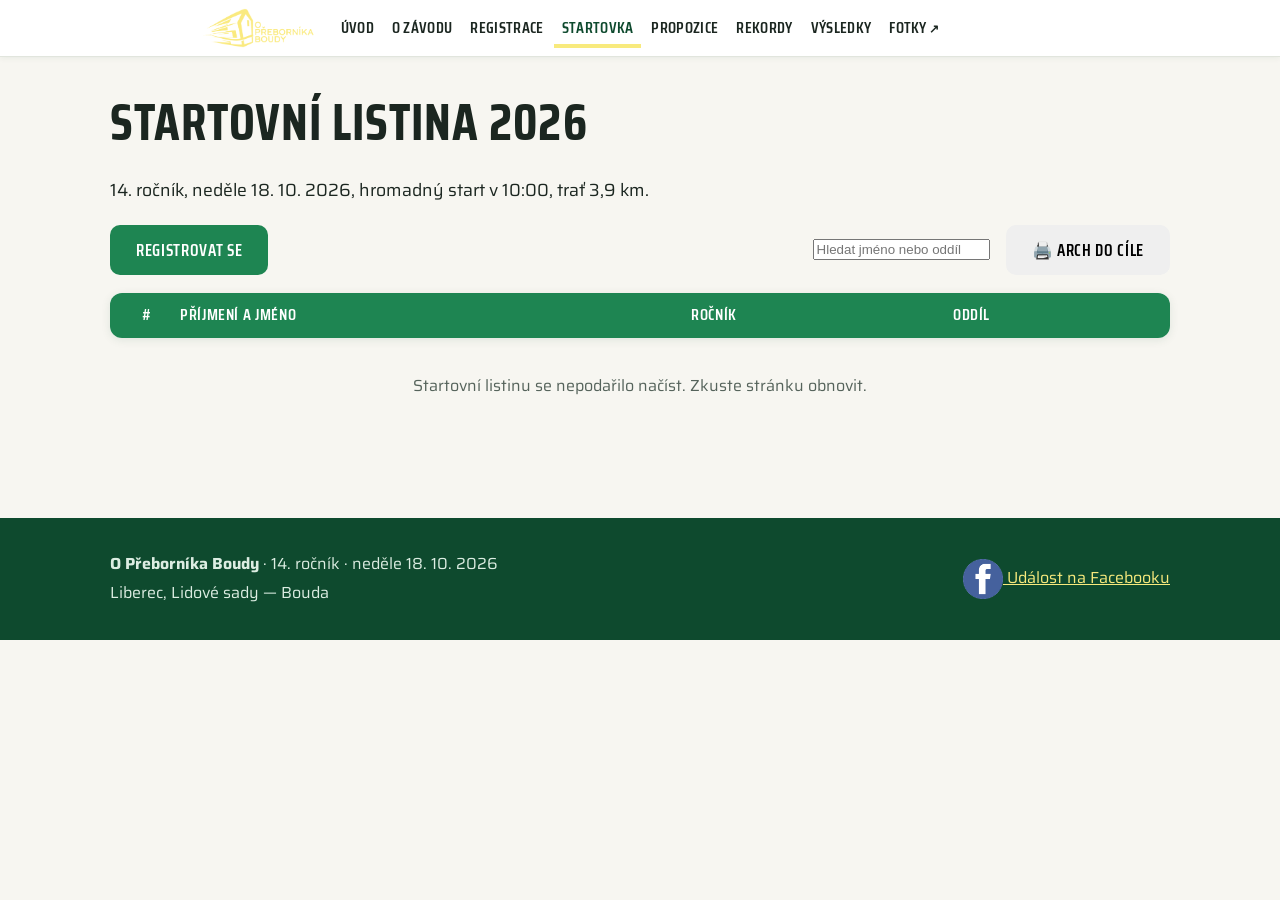
<file: startovka.html>
<!DOCTYPE html>
<html lang="cs">
<head>
  <meta charset="utf-8">
  <meta name="viewport" content="width=device-width, initial-scale=1, viewport-fit=cover">
  <title>Startovní listina — O Přeborníka Boudy 2026</title>
  <meta name="description" content="Startovní listina 14. ročníku přespolního běhu O Přeborníka Boudy. Neděle 18. 10. 2026, Liberec – Lidové sady. Registrace online.">
  <link rel="icon" href="logo.png">
  <link rel="canonical" href="https://prebornikboudy.github.io/startovka.html">
  <meta property="og:title" content="Startovní listina — O Přeborníka Boudy 2026">
  <meta property="og:description" content="Startovní listina 14. ročníku přespolního běhu O Přeborníka Boudy. Registrace online.">
  <meta property="og:type" content="website">
  <meta property="og:image" content="https://prebornikboudy.github.io/start.jpg">
  <link rel="preconnect" href="https://fonts.googleapis.com">
  <link rel="preconnect" href="https://fonts.gstatic.com" crossorigin>
  <link href="https://fonts.googleapis.com/css2?family=Saira+Condensed:wght@600;700&family=Saira:wght@400;600&display=swap" rel="stylesheet">
  <link rel="stylesheet" href="site.css?v=4">
  <script src="site.js?v=2" defer></script>
  <script src="registrace.js?v=1" defer></script>
</head>
<body>
  <header class="listka">
    <div class="listka-vnitrek">
      <a class="listka-logo" href="index.html" aria-label="Úvodní stránka"><img src="logo.png" alt="O Přeborníka Boudy" height="52"></a>
      <button class="nav-prepinac" type="button" aria-label="Menu" aria-expanded="false">☰</button>
      <nav class="hlavni-nav" aria-label="Hlavní navigace">
      <a href="index.html">Úvod</a>
      <a href="ozavodu.html">O závodu</a>
      <a href="startovka.html#registrace" data-registrace>Registrace</a>
      <a href="startovka.html" class="aktivni">Startovka</a>
      <a href="propozice.html">Propozice</a>
      <a href="rekordy.html">Rekordy</a>
      <a href="vysledky.html">Výsledky</a>
      <a href="https://www.zonerama.com/OPrebornikaBoudy/624630" class="ven" target="_blank" rel="noopener">Fotky</a>
      </nav>
    </div>
  </header>
  <main class="obal">
    <h1>Startovní listina 2026</h1>
    <p style="font-size:1.1rem;">14. ročník, neděle 18. 10. 2026, hromadný start v 10:00, trať 3,9&nbsp;km.</p>

    <div class="sl-lista">
      <button class="tl tl-zeleny" type="button" data-registrace>Registrovat se</button>
      <span class="sl-pocet" id="slPocet"></span>
      <input class="sl-hledat" id="slHledat" type="search" placeholder="Hledat jméno nebo oddíl" aria-label="Hledat ve startovní listině">
      <button class="tl tl-sede sl-tisk" id="slTisk" type="button" title="Vytiskne listinu s prázdným sloupcem na zápis časů">🖨️ Arch do cíle</button>
    </div>

    <div class="sl-obal">
      <table class="tab sl-tab">
        <thead><tr><th>#</th><th>Příjmení a jméno</th><th>Ročník</th><th>Oddíl</th><th class="jen-tisk">Čas</th></tr></thead>
        <tbody id="slTelo"></tbody>
        <tbody id="slPrazdne" class="jen-tisk"></tbody>
      </table>
      <p class="sl-zprava" id="slZprava" role="status">Načítám startovní listinu…</p>
    </div>
  </main>
  <footer class="paticka">
    <div class="paticka-vnitrek">
      <div>
        <p><b>O Přeborníka Boudy</b> · 14. ročník · neděle 18.&nbsp;10.&nbsp;2026</p>
        <p>Liberec, Lidové sady — Bouda</p>
      </div>
      <div>
        <p><a class="fb-odkaz" href="https://www.facebook.com/events/1058833640324332" target="_blank" rel="noopener"><img src="facebook.png" alt="Facebook" loading="lazy"> Událost na Facebooku</a></p>
      </div>
    </div>
  </footer>

  <script>
  document.addEventListener('DOMContentLoaded', () => {
    const telo = document.getElementById('slTelo');
    const zprava = document.getElementById('slZprava');
    const pocet = document.getElementById('slPocet');
    const hledat = document.getElementById('slHledat');
    let vsichni = [];

    const bezDiakritiky = (s) => String(s || '').normalize('NFD').replace(/[\u0300-\u036f]/g, '').toLowerCase();

    function vykresli() {
      const q = bezDiakritiky(hledat.value.trim());
      const zobraz = q
        ? vsichni.filter((z) => bezDiakritiky(`${z.prijmeni} ${z.jmeno} ${z.jmeno} ${z.oddil} ${z.rocnik}`).includes(q))
        : vsichni;

      telo.innerHTML = '';
      zobraz.forEach((z) => {
        const tr = document.createElement('tr');
        [z.poradi, `${z.prijmeni} ${z.jmeno}`, z.rocnik, z.oddil || '–', ''].forEach((hodnota, i) => {
          const td = document.createElement('td');
          td.textContent = hodnota;
          if (i === 4) td.className = 'jen-tisk';
          tr.appendChild(td);
        });
        telo.appendChild(tr);
      });

      pocet.textContent = vsichni.length ? `Registrováno: ${vsichni.length}` : '';
      if (!vsichni.length) {
        zprava.textContent = 'Zatím se nikdo neregistroval. Buďte první!';
        zprava.hidden = false;
      } else if (!zobraz.length) {
        zprava.textContent = 'Nikdo neodpovídá hledání.';
        zprava.hidden = false;
      } else {
        zprava.hidden = true;
      }
    }

    function uloz(seznam) {
      const videno = new Set();
      vsichni = seznam
        .filter((z) => {
          const k = `${z.jmeno}|${z.prijmeni}|${z.rocnik}`.toLocaleLowerCase('cs');
          if (videno.has(k)) return false;
          videno.add(k);
          return true;
        })
        .sort((a, b) => a.prijmeni.localeCompare(b.prijmeni, 'cs') || a.jmeno.localeCompare(b.jmeno, 'cs'))
        .map((z, i) => ({ ...z, poradi: i + 1 }));
      vykresli();
    }

    // 1) hned ukážeme poslední známý seznam z paměti prohlížeče
    const zpameti = window.PB_REGISTRACE.zCache();
    if (zpameti && zpameti.length) uloz(zpameti);

    // 2) první návštěva: rychlý zdroj (publikované CSV) vykreslí listinu hned
    (async () => {
      try {
        const rychle = await window.PB_REGISTRACE.nactiCsv();
        if (!vsichni.length && rychle.length) uloz(rychle);
      } catch (_) { /* CSV není nastaveno nebo selhalo – nevadí */ }
    })();

    // 3) na pozadí doplníme aktuální stav z Googlu
    async function nacti() {
      try {
        uloz(await window.PB_REGISTRACE.nactiSeznam());
      } catch (e) {
        if (vsichni.length) { vykresli(); return; }   // aspoň to z paměti necháme
        zprava.hidden = false;
        zprava.textContent = e.message === 'nenastaveno'
          ? 'Startovní listina se právě připravuje.'
          : 'Startovní listinu se nepodařilo načíst. Zkuste stránku obnovit.';
      }
    }

    // prázdné řádky na konci archu pro ty, kdo se zapíšou až na místě
    const prazdne = document.getElementById('slPrazdne');
    for (let i = 0; i < 30; i++) {
      const tr = document.createElement('tr');
      for (let j = 0; j < 5; j++) tr.appendChild(document.createElement('td'));
      prazdne.appendChild(tr);
    }

    hledat.addEventListener('input', vykresli);
    document.addEventListener('pb:registrovano', (e) => {
      uloz(vsichni.concat([e.detail]));   // nový závodník je v tabulce okamžitě
      nacti();
    });
    document.getElementById('slTisk').addEventListener('click', () => {
      hledat.value = '';
      vykresli();
      window.print();
    });
    nacti();
  });
  </script>
</body>
</html>
</file>
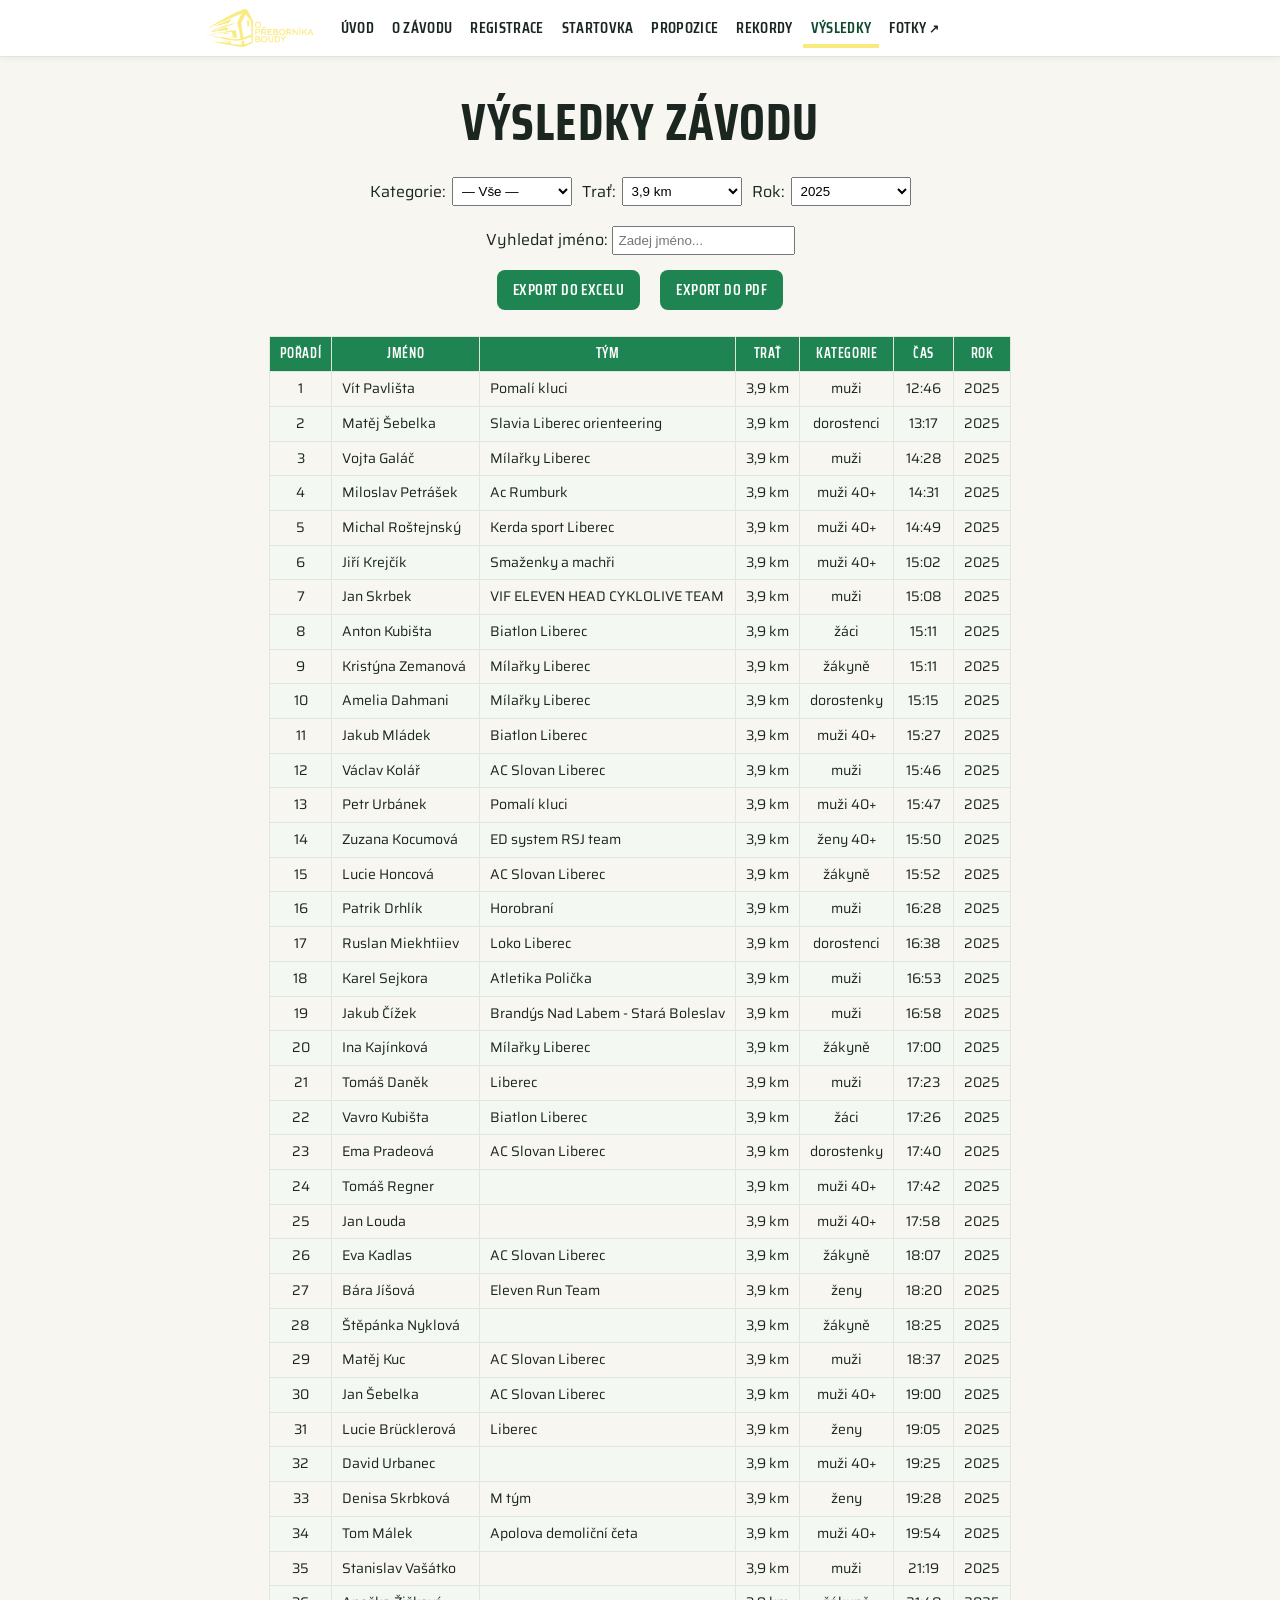
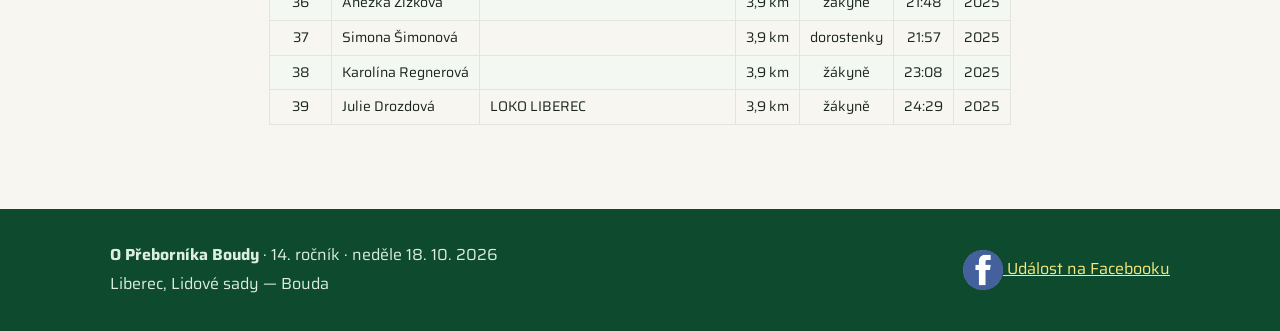
<file: vysledky.html>
<!DOCTYPE html>
<html lang="cs">
<head>
  <meta charset="utf-8">
  <meta content="width=device-width, initial-scale=1, viewport-fit=cover" name="viewport"/>

  <title>Výsledky závodu – Přeborník Boudy</title>
  <meta name="description"
        content="Výsledky závodu Přeborník Boudy. Filtrování podle jména, kategorie, tratě a roku.">
  <meta name="robots" content="index, follow">
  <link rel="canonical" href="https://prebornikboudy.github.io/vysledky.html">

  <meta property="og:title" content="Výsledky závodu – Přeborník Boudy">
  <meta property="og:description"
        content="Výsledky závodu Přeborník Boudy. Filtrování podle jména, kategorie, tratě a roku.">
  <meta property="og:type" content="website">
  <meta property="og:url" content="https://prebornikboudy.github.io/vysledky.html">
  <meta property="og:image" content="https://prebornikboudy.github.io/start.jpg">

  <link rel="icon" href="logo.png">
  <link rel="preconnect" href="https://fonts.googleapis.com">
  <link rel="preconnect" href="https://fonts.gstatic.com" crossorigin>
  <link href="https://fonts.googleapis.com/css2?family=Saira+Condensed:wght@600;700&family=Saira:wght@400;600&display=swap" rel="stylesheet">
  <link rel="stylesheet" href="site.css?v=4">
  <link rel="stylesheet" href="vysledky.css?v=8">
  <script src="site.js?v=2" defer></script>
  <script src="registrace.js?v=1" defer></script>

</head>

<body>

  <header class="listka">
    <div class="listka-vnitrek">
      <a class="listka-logo" href="index.html" aria-label="Úvodní stránka"><img src="logo.png" alt="O Přeborníka Boudy" height="52"></a>
      <button class="nav-prepinac" type="button" aria-label="Menu" aria-expanded="false">☰</button>
      <nav class="hlavni-nav" aria-label="Hlavní navigace">
      <a href="index.html">Úvod</a>
      <a href="ozavodu.html">O závodu</a>
      <a href="startovka.html#registrace" data-registrace>Registrace</a>
      <a href="startovka.html">Startovka</a>
      <a href="propozice.html">Propozice</a>
      <a href="rekordy.html">Rekordy</a>
      <a href="vysledky.html" class="aktivni">Výsledky</a>
      <a href="https://www.zonerama.com/OPrebornikaBoudy/624630" class="ven" target="_blank" rel="noopener">Fotky</a>
      </nav>
    </div>
  </header>

<main class="obal stred">
<h1>Výsledky závodu</h1>

<div id="filters">
  <div class="filter-group">
    <label for="category">Kategorie:</label>
    <select id="category">
      <option selected="selected" value="">Vše</option>
      <option value="muži">muži</option>
      <option value="muži 40+">muži 40+</option>
      <option value="muži 50+">muži 50+</option>
      <option value="muži 60+">muži 60+</option>
      <option value="ženy">ženy</option>
      <option value="ženy 40+">ženy 40+</option>
      <option value="ženy 50+">ženy 50+</option>
      <option value="žáci">žáci</option>
      <option value="žákyně">žákyně</option>
      <option value="dorostenci">dorostenci</option>
      <option value="dorostenky">dorostenky</option>
      <option value="juniorky">juniorky</option>
      <option value="batolata-holky">batolata-holky</option>
      <option value="batolata-kluci">batolata-kluci</option>
      <option value="prťata-holky">prťata-holky</option>
      <option value="prťata-kluci">prťata-kluci</option>
      <option value="mlaďáci-holky">mlaďáci-holky</option>
      <option value="mlaďáci-kluci">mlaďáci-kluci</option>
    </select>
  </div>

  <div class="filter-group">
    <label for="track">Trať:</label>
    <select id="track" name="trat">
      <option selected="selected" value="">Vše</option>
      <option value="3,9 km">3,9 km</option>
      <option value="1,4 km">1,4 km</option>
      <option value="700 m">700 m</option>
      <option value="500 m">500 m</option>
      <option value="300 m">300 m</option>
      <option value="250 m">250 m</option>
      <option value="200 m">200 m</option>
      <option value="150 m">150 m</option>
      <option value="100 m">100 m</option>
      <option value="60 m">60 m</option>
    </select>
  </div>

  <div class="filter-group filter-year">
    <label for="year">Rok:</label>
    <select id="year">
      <option value="">Vše</option>
      <option value="2025">2025</option>
      <option value="2023">2023</option>
      <option value="2022">2022</option>
      <option value="2021">2021</option>
      <option value="2019">2019</option>
      <option value="2018">2018</option>
      <option value="2017">2017</option>
      <option value="2016">2016</option>
      <option value="2015">2015</option>
      <option value="2014">2014</option>
      <option value="2013">2013</option>
      <option value="2012">2012</option>
      <option value="2011">2011</option>
    </select>
  </div>
</div>

<div class="search-box">
<label for="searchName">Vyhledat jméno:</label>
<input id="searchName" placeholder="Zadej jméno..." type="text"/>
</div>

<div id="export-buttons">
  
  <button id="exportBtn" type="button" class="export-btn" data-export-type="xlsx">
    Export do Excelu
  </button>
  
  <button id="exportPdfBtn" type="button" class="export-btn" data-export-type="pdf">
    Export do PDF
  </button>
  
</div>

<button class="only-mobile" id="toggleCols" type="button">Zobrazit všechny sloupce</button>

<div style="height:6px"></div>

<div id="resultsWrapper">
<table id="resultsTable">

<thead>
<tr>
  <th>Pořadí</th>
  <th>Jméno</th>
  <th>Tým</th>
  <th>Trať</th>
  <th>Kategorie</th>
  <th>Čas</th>
  <th>Rok</th>
</tr>
</thead>
<tbody>
<tr><td></td><td>Dominika Cerna</td><td>Rychlostni Kanoistika Rk Jablonec</td><td>60 m</td><td>batolata-holky</td><td>0:11.5</td><td>2021</td></tr>
<tr><td></td><td>Antonín Štekr</td><td>SWSL</td><td>60 m</td><td>batolata-kluci</td><td>0:12</td><td>2022</td></tr>
<tr><td></td><td>Nina Podroužková</td><td>Zaběhu</td><td>60 m</td><td>batolata-holky</td><td>0:13</td><td>2022</td></tr>
<tr><td></td><td>Šarlota Prášilová</td><td>JBCN</td><td>60 m</td><td>batolata-holky</td><td>0:15</td><td>2022</td></tr>
<tr><td></td><td>Šimon Drhlík</td><td>Horobraní</td><td>60 m</td><td>batolata-kluci</td><td>0:17</td><td>2022</td></tr>
<tr><td></td><td>Natálie Beníšková</td><td></td><td>60 m</td><td>batolata-holky</td><td>0:17.8</td><td>2021</td></tr>
<tr><td></td><td>Kašše Tadeáš</td><td>SWSL</td><td>60 m</td><td>batolata-kluci</td><td>0:19</td><td>2022</td></tr>
<tr><td></td><td>Lukáš Balatka</td><td>Rádlo</td><td>60 m</td><td>batolata-kluci</td><td>0:20</td><td>2022</td></tr>
<tr><td></td><td>Šimon Drhlík</td><td></td><td>60 m</td><td>batolata-kluci</td><td>0:20.4</td><td>2021</td></tr>
<tr><td></td><td>Johana Poláková</td><td>Náš</td><td>60 m</td><td>batolata-holky</td><td>0:21</td><td>2022</td></tr>
<tr><td></td><td>Ina Málková</td><td>Jedemšrot!</td><td>60 m</td><td>batolata-holky</td><td>0:22</td><td>2022</td></tr>
<tr><td></td><td>Michal Novotný</td><td>Pomalí Kluci Jr</td><td>60 m</td><td>batolata-kluci</td><td>0:23</td><td>2022</td></tr>
<tr><td></td><td>Zuzana Pavlištová</td><td></td><td>60 m</td><td>batolata-holky</td><td>0:25</td><td>2022</td></tr>
<tr><td></td><td>Adéla Beníšková</td><td></td><td>60 m</td><td>batolata-holky</td><td>0:25.3</td><td>2021</td></tr>
<tr><td></td><td>Kira Lenkvíková</td><td>My Dva A Pes Z Pětipes</td><td>60 m</td><td>batolata-holky</td><td>0:26</td><td>2022</td></tr>
<tr><td></td><td>Matěj Schulhof</td><td>Oob Tj Turnov</td><td>60 m</td><td>batolata-kluci</td><td>0:27</td><td>2022</td></tr>
<tr><td></td><td>Alžbětka Štekrová</td><td>SWSL</td><td>60 m</td><td>batolata-holky</td><td>0:28</td><td>2022</td></tr>
<tr><td></td><td>Čapek Jáchym</td><td></td><td>60 m</td><td>batolata-kluci</td><td>0:31</td><td>2022</td></tr>
<tr><td></td><td>Adam Zarybnicky</td><td>Ski Janov Bedřichov</td><td>60 m</td><td>batolata-kluci</td><td>0:35.2</td><td>2021</td></tr>
<tr><td></td><td>Tomáš Bogar</td><td></td><td>60 m</td><td>batolata-kluci</td><td>0:36</td><td>2022</td></tr>
<tr><td></td><td>Adina Černá</td><td></td><td>60 m</td><td>batolata-holky</td><td>0:38.8</td><td>2021</td></tr>
<tr><td></td><td>Matyáš Pazderský</td><td></td><td>60 m</td><td>batolata-kluci</td><td>0:40.1</td><td>2021</td></tr>
<tr><td></td><td>Vojtěch Sedláček</td><td>Sk Svérak</td><td>60 m</td><td>batolata-kluci</td><td>0:41.5</td><td>2021</td></tr>
<tr><td></td><td>Matěj Schulhof</td><td>Oob Tj Turnov</td><td>60 m</td><td>batolata-kluci</td><td>0:43.6</td><td>2021</td></tr>
<tr><td></td><td>Matyáš Petržela</td><td>Citlivá Otázka</td><td>60 m</td><td>batolata-kluci</td><td>1:35</td><td>2022</td></tr>
<tr><td></td><td>Emílie Staňková</td><td>Tj Sokol Ruprechtice</td><td>60 m</td><td>batolata-holky</td><td>1:38</td><td>2022</td></tr>
<tr><td></td><td>Ina Málková</td><td>Liberec</td><td>100 m</td><td>batolata-holky</td><td>0:17</td><td>2023</td></tr>
<tr><td></td><td>Sofie Povýšilová</td><td>Ac Slovan Liberec</td><td>100 m</td><td>batolata-holky</td><td>0:19</td><td>2023</td></tr>
<tr><td></td><td>Tomáš Bogar</td><td>Liberec</td><td>100 m</td><td>batolata-kluci</td><td>0:19</td><td>2023</td></tr>
<tr><td></td><td>Barnabáš Matzner</td><td>M Tým</td><td>100 m</td><td>batolata-kluci</td><td>0:22</td><td>2023</td></tr>
<tr><td></td><td>Jakub Novotný</td><td>Pomalí Kluci</td><td>100 m</td><td>batolata-kluci</td><td>0:33</td><td>2023</td></tr>
<tr><td></td><td>Ela Petrželová</td><td>Kitl s.r.o.</td><td>100 m</td><td>batolata-holky</td><td>0:34</td><td>2023</td></tr>
<tr><td></td><td>Matyáš Petržela</td><td>Severka Šumperk</td><td>100 m</td><td>batolata-kluci</td><td>0:36</td><td>2023</td></tr>
<tr><td></td><td>Štěpánka Kočí</td><td>Bez</td><td>100 m</td><td>batolata-holky</td><td>0:43</td><td>2023</td></tr>
<tr><td></td><td>Beatrice Lajtkep</td><td></td><td>100 m</td><td>batolata-holky</td><td>0:48</td><td>2019</td></tr>
<tr><td></td><td>Tomáš Honzík</td><td>Sk Běžím S Dádou</td><td>100 m</td><td>batolata-kluci</td><td>0:51</td><td>2019</td></tr>
<tr><td></td><td>Zoubek Tadeáš</td><td>Tesařství Tz</td><td>100 m</td><td>batolata-kluci</td><td>0:52</td><td>2019</td></tr>
<tr><td></td><td>Amálie Štekrová</td><td></td><td>100 m</td><td>batolata-holky</td><td>0:53</td><td>2019</td></tr>
<tr><td></td><td>František Polák</td><td>Prostě Dobrej Oddíl</td><td>100 m</td><td>batolata-kluci</td><td>0:55</td><td>2019</td></tr>
<tr><td></td><td>Beatka Rozsypalová</td><td>Liberec</td><td>100 m</td><td>batolata-holky</td><td>1:00</td><td>2019</td></tr>
<tr><td></td><td>Lukáš Balatka</td><td>Rádlo</td><td>100 m</td><td>batolata-kluci</td><td>1:00</td><td>2023</td></tr>
<tr><td></td><td>Sára Drhlíková</td><td>Ac Slovan Liberec</td><td>100 m</td><td>batolata-holky</td><td>1:02</td><td>2019</td></tr>
<tr><td></td><td>Zora Řeřichová</td><td></td><td>100 m</td><td>batolata-holky</td><td>1:03</td><td>2019</td></tr>
<tr><td></td><td>František Polák</td><td>Dobrej</td><td>100 m</td><td>batolata-kluci</td><td>1:07</td><td>2018</td></tr>
<tr><td></td><td>Matyáš Šonský</td><td>Fk Neratovice</td><td>100 m</td><td>batolata-kluci</td><td>1:09</td><td>2023</td></tr>
<tr><td></td><td>Nella Jurisová</td><td>Bitters Superior Cyklofit Team</td><td>100 m</td><td>batolata-holky</td><td>1:11</td><td>2018</td></tr>
<tr><td></td><td>Jáchym Škoda</td><td>Za Orgáč</td><td>100 m</td><td>batolata-kluci</td><td>1:13</td><td>2023</td></tr>
<tr><td></td><td>Emílie Staňková</td><td>Tj Sokol Liberec</td><td>100 m</td><td>batolata-holky</td><td>1:23</td><td>2023</td></tr>
<tr><td></td><td>Kateřina Bobková</td><td>Liberec</td><td>100 m</td><td>batolata-holky</td><td>1:28</td><td>2018</td></tr>
<tr><td></td><td>Kryštof Schulhof</td><td>Tj Daliměřice</td><td>100 m</td><td>batolata-kluci</td><td>1:28</td><td>2023</td></tr>
<tr><td></td><td>Matěj Schulhof</td><td>Tj Daliměřice</td><td>100 m</td><td>batolata-kluci</td><td>1:34</td><td>2023</td></tr>
<tr><td></td><td>Břetislav Kuc</td><td>Ac Slovan Liberec</td><td>100 m</td><td>batolata-kluci</td><td>1:44</td><td>2023</td></tr>
<tr><td></td><td>Jan Urbánek</td><td>Pomalí Kluci</td><td>100 m</td><td>batolata-kluci</td><td>1:48</td><td>2019</td></tr>
<tr><td></td><td>Stefi Pretorius</td><td></td><td>100 m</td><td>batolata-kluci</td><td>1:48</td><td>2019</td></tr>
<tr><td></td><td>Jan Uhlíř</td><td>Sk Maxtri Liberec</td><td>100 m</td><td>batolata-kluci</td><td>1:56</td><td>2019</td></tr>
<tr><td></td><td>Jonťák Málků</td><td>Eleven Team Příchovice</td><td>100 m</td><td>batolata-kluci</td><td>2:06</td><td>2018</td></tr>
<tr><td></td><td>Sára Drhlíková</td><td>Ještědská Střela</td><td>100 m</td><td>batolata-holky</td><td>3:04</td><td>2018</td></tr>
<tr><td></td><td>Ondřej Mládek</td><td>Biatlon Liberec</td><td>150 m</td><td>prťata-kluci</td><td>0:36</td><td>2022</td></tr>
<tr><td></td><td>Veronika Pušová</td><td>Swsl Lučany Nad Nisou</td><td>150 m</td><td>prťata-holky</td><td>0:37</td><td>2022</td></tr>
<tr><td></td><td>Anežka Štekrová</td><td>SWSL</td><td>150 m</td><td>prťata-holky</td><td>0:39</td><td>2022</td></tr>
<tr><td></td><td>Zoubek Tadeáš</td><td></td><td>150 m</td><td>prťata-kluci</td><td>0:41</td><td>2022</td></tr>
<tr><td></td><td>Žabka Vrátík</td><td></td><td>150 m</td><td>prťata-kluci</td><td>0:43</td><td>2022</td></tr>
<tr><td></td><td>Jiří Žabka</td><td></td><td>150 m</td><td>prťata-kluci</td><td>0:44</td><td>2022</td></tr>
<tr><td></td><td>Amálka Štekrová</td><td>SWSL</td><td>150 m</td><td>prťata-holky</td><td>0:45</td><td>2022</td></tr>
<tr><td></td><td>Beatka Rozsypalová</td><td>Sk Ještěd</td><td>150 m</td><td>prťata-holky</td><td>0:46</td><td>2022</td></tr>
<tr><td></td><td>Jessica Balatková</td><td>Rádlo</td><td>150 m</td><td>prťata-holky</td><td>0:46</td><td>2022</td></tr>
<tr><td></td><td>František Polák</td><td>Náš</td><td>150 m</td><td>prťata-kluci</td><td>0:47</td><td>2022</td></tr>
<tr><td></td><td>Johana Drozdová</td><td>Lokomoriva Liberec Čekatel</td><td>150 m</td><td>prťata-holky</td><td>0:48</td><td>2022</td></tr>
<tr><td></td><td>Kašše Ella</td><td>SWSL</td><td>150 m</td><td>prťata-holky</td><td>0:48</td><td>2022</td></tr>
<tr><td></td><td>Annežka Mládková</td><td>Biatlon Liberec</td><td>150 m</td><td>prťata-holky</td><td>0:49</td><td>2022</td></tr>
<tr><td></td><td>Honzík Urbánek</td><td>Ac Slovan Liberec</td><td>150 m</td><td>prťata-kluci</td><td>0:50</td><td>2022</td></tr>
<tr><td></td><td>Jonatan Málek</td><td>Jedemšrot!</td><td>150 m</td><td>prťata-kluci</td><td>0:51</td><td>2022</td></tr>
<tr><td></td><td>Kryštof Čapek</td><td></td><td>150 m</td><td>prťata-kluci</td><td>0:52</td><td>2022</td></tr>
<tr><td></td><td>Sára Drhlíková</td><td>Horobraní</td><td>150 m</td><td>prťata-holky</td><td>0:53</td><td>2022</td></tr>
<tr><td></td><td>Sára Pavlištová</td><td></td><td>150 m</td><td>prťata-holky</td><td>0:54</td><td>2022</td></tr>
<tr><td></td><td>Ondřej Pus</td><td>Swsl Lučany Nad Nisou</td><td>200 m</td><td>prťata-kluci</td><td>0:40.8</td><td>2021</td></tr>
<tr><td></td><td>Eliška Černá</td><td>Rychlostní Kanoistika Rk Jablonec</td><td>200 m</td><td>prťata-holky</td><td>0:46.9</td><td>2021</td></tr>
<tr><td></td><td>Jan Zárybnický</td><td>Ski Janov Bedřichov</td><td>200 m</td><td>prťata-kluci</td><td>0:47.4</td><td>2021</td></tr>
<tr><td></td><td>Róza Marková</td><td></td><td>200 m</td><td>prťata-holky</td><td>0:50.4</td><td>2021</td></tr>
<tr><td></td><td>Ema Zavadilova</td><td></td><td>200 m</td><td>prťata-holky</td><td>0:53.9</td><td>2021</td></tr>
<tr><td></td><td>Michal Němec</td><td>Runbo Team Liberec</td><td>200 m</td><td>prťata-kluci</td><td>0:56.6</td><td>2021</td></tr>
<tr><td></td><td>Veronika Pušová</td><td>Swsl Lucany Nad Nisou</td><td>200 m</td><td>prťata-holky</td><td>0:58.1</td><td>2021</td></tr>
<tr><td></td><td>Beata Rozsypalová</td><td></td><td>200 m</td><td>prťata-holky</td><td>1:05.1</td><td>2021</td></tr>
<tr><td></td><td>Václav Zavadil</td><td></td><td>200 m</td><td>prťata-kluci</td><td>1:08.9</td><td>2021</td></tr>
<tr><td></td><td>Alice Černá</td><td></td><td>200 m</td><td>prťata-holky</td><td>1:09.2</td><td>2021</td></tr>
<tr><td></td><td>Jonatan Malek</td><td></td><td>200 m</td><td>prťata-kluci</td><td>1:13.9</td><td>2021</td></tr>
<tr><td></td><td>Tonička Znojemská</td><td></td><td>200 m</td><td>prťata-holky</td><td>1:14.4</td><td>2021</td></tr>
<tr><td></td><td>Sára Drhlíková</td><td></td><td>200 m</td><td>prťata-holky</td><td>1:24.4</td><td>2021</td></tr>
<tr><td></td><td>Šimon Bumbálek</td><td></td><td>250 m</td><td>mlaďáci-kluci</td><td>0:37.7</td><td>2013</td></tr>
<tr><td></td><td>Zuzana Zelenková</td><td>Cyklofit MTB Liberec - přišla</td><td>250 m</td><td>mlaďáci-holky</td><td>0:40.7</td><td>2013</td></tr>
<tr><td></td><td>Zuzana Zelenková</td><td></td><td>250 m</td><td>prťata-holky</td><td>0:45.7</td><td>2012</td></tr>
<tr><td></td><td>Berenika Lajtkepová</td><td>Bóžovic Klan</td><td>250 m</td><td>prťata-holky</td><td>0:47</td><td>2013</td></tr>
<tr><td></td><td>Petr Lajtkep</td><td>Bóžovic Klan</td><td>250 m</td><td>prťata-kluci</td><td>0:51.3</td><td>2013</td></tr>
<tr><td></td><td>Tereza Zelenková</td><td>Cyklofit MTB Liberec - přišla</td><td>250 m</td><td>prťata-holky</td><td>0:51.3</td><td>2013</td></tr>
<tr><td></td><td>Tereza Zelenková</td><td></td><td>250 m</td><td>batolata-holky</td><td>0:55.3</td><td>2012</td></tr>
<tr><td></td><td>Marek Škorpil</td><td>Sjc Jičín</td><td>250 m</td><td>prťata-kluci</td><td>0:58.3</td><td>2013</td></tr>
<tr><td></td><td>Kristián Lajtkep</td><td>Bóžovic Klan</td><td>250 m</td><td>batolata-kluci</td><td>1:22.7</td><td>2013</td></tr>
<tr><td></td><td>Vojtěch Jelínek</td><td>Liaz Jablonec</td><td>300 m</td><td>prťata-kluci</td><td>0:54</td><td>2023</td></tr>
<tr><td></td><td>Jessica Balatková</td><td>Liaz Jablonec</td><td>300 m</td><td>prťata-holky</td><td>0:56</td><td>2023</td></tr>
<tr><td></td><td>Veronika Pušová</td><td>SWSL Lučany n.N.</td><td>300 m</td><td>prťata-holky</td><td>1:00</td><td>2023</td></tr>
<tr><td></td><td>Antonie Znojemská</td><td>Raf Tým</td><td>300 m</td><td>prťata-holky</td><td>1:01</td><td>2023</td></tr>
<tr><td></td><td>Jindřich Sršeň</td><td>Multisport Team</td><td>300 m</td><td>prťata-kluci</td><td>1:02</td><td>2018</td></tr>
<tr><td></td><td>Ondřej Dumek</td><td>Bitters Superior Cyklofit Team</td><td>300 m</td><td>prťata-kluci</td><td>1:04</td><td>2018</td></tr>
<tr><td></td><td>Vratislav Žabka</td><td>HKNMPSM</td><td>300 m</td><td>prťata-kluci</td><td>1:05</td><td>2023</td></tr>
<tr><td></td><td>Michael Kohout</td><td>Ac Slovan Liberec</td><td>300 m</td><td>prťata-kluci</td><td>1:06</td><td>2018</td></tr>
<tr><td></td><td>Linda Rozsypalová</td><td>Bt Liberec</td><td>300 m</td><td>prťata-holky</td><td>1:08</td><td>2019</td></tr>
<tr><td></td><td>Jiří Žabka</td><td>HKNMPSM</td><td>300 m</td><td>prťata-kluci</td><td>1:09</td><td>2023</td></tr>
<tr><td></td><td>Linda Rozsypalová</td><td></td><td>300 m</td><td>prťata-holky</td><td>1:09</td><td>2018</td></tr>
<tr><td></td><td>Matyáš Kudrna</td><td>Bitters Superior Cyklofit Team</td><td>300 m</td><td>prťata-kluci</td><td>1:10</td><td>2018</td></tr>
<tr><td></td><td>Kaia Bícová</td><td>Bedřichov</td><td>300 m</td><td>prťata-holky</td><td>1:11</td><td>2023</td></tr>
<tr><td></td><td>Madlen Klabanová</td><td>Klabani</td><td>300 m</td><td>prťata-holky</td><td>1:11</td><td>2019</td></tr>
<tr><td></td><td>Madlen Klabanová</td><td>Sama</td><td>300 m</td><td>prťata-holky</td><td>1:13</td><td>2018</td></tr>
<tr><td></td><td>Johana Drozdová</td><td>Lokomotiva Liberec</td><td>300 m</td><td>prťata-holky</td><td>1:14</td><td>2023</td></tr>
<tr><td></td><td>Vít Grebík</td><td>Běhám Od Zítra</td><td>300 m</td><td>prťata-kluci</td><td>1:17</td><td>2018</td></tr>
<tr><td></td><td>Jonatan Málek</td><td>Liberec</td><td>300 m</td><td>prťata-kluci</td><td>1:18</td><td>2023</td></tr>
<tr><td></td><td>Vašík Műller</td><td>VKVS</td><td>300 m</td><td>prťata-kluci</td><td>1:20</td><td>2019</td></tr>
<tr><td></td><td>Jakub Vácha</td><td>Ac Slovan Liberec</td><td>300 m</td><td>prťata-kluci</td><td>1:22</td><td>2023</td></tr>
<tr><td></td><td>František Polák</td><td>Liberec</td><td>300 m</td><td>prťata-kluci</td><td>1:24</td><td>2023</td></tr>
<tr><td></td><td>Jonáš Helmich</td><td>Dukla Liberec</td><td>300 m</td><td>prťata-kluci</td><td>1:26</td><td>2014</td></tr>
<tr><td></td><td>Lili Lhotová</td><td>Jablonec Nad Nisou</td><td>300 m</td><td>prťata-holky</td><td>1:26</td><td>2023</td></tr>
<tr><td></td><td>Jakub Šalovský</td><td>Tj Spartak Chrastava</td><td>300 m</td><td>prťata-kluci</td><td>1:27</td><td>2023</td></tr>
<tr><td></td><td>Oliver Sochor</td><td>Ac Špindl</td><td>300 m</td><td>prťata-kluci</td><td>1:29</td><td>2019</td></tr>
<tr><td></td><td>Šimon Juris</td><td>Bitters Superior Cyklofit Team</td><td>300 m</td><td>prťata-kluci</td><td>1:29</td><td>2018</td></tr>
<tr><td></td><td>Tereza Mošnová</td><td>Swsl Lučany</td><td>300 m</td><td>prťata-holky</td><td>1:29</td><td>2023</td></tr>
<tr><td></td><td>Mireček Zelinka</td><td>Bojovníci</td><td>300 m</td><td>prťata-kluci</td><td>1:30</td><td>2019</td></tr>
<tr><td></td><td>Sára Drhlíková</td><td>Horobraní</td><td>300 m</td><td>prťata-holky</td><td>1:30</td><td>2023</td></tr>
<tr><td></td><td>Anna Horáková</td><td>Liberec</td><td>300 m</td><td>prťata-holky</td><td>1:32</td><td>2023</td></tr>
<tr><td></td><td>Tereza Michálková</td><td>Vratislavice Nad Nisou</td><td>300 m</td><td>prťata-holky</td><td>1:32</td><td>2019</td></tr>
<tr><td></td><td>Linda Janďurová</td><td>Ac Slovan Liberec</td><td>300 m</td><td>prťata-holky</td><td>1:34</td><td>2014</td></tr>
<tr><td></td><td>Šimon Drhlík</td><td>Horobraní</td><td>300 m</td><td>prťata-kluci</td><td>1:34</td><td>2023</td></tr>
<tr><td></td><td>Michal Novotný</td><td>Pomalí Kluci</td><td>300 m</td><td>prťata-kluci</td><td>1:35</td><td>2023</td></tr>
<tr><td></td><td>Zoska Cikacz</td><td>Bratkow</td><td>300 m</td><td>prťata-holky</td><td>1:35</td><td>2019</td></tr>
<tr><td></td><td>Beata Rozsypalová</td><td>Sk Ještěd</td><td>300 m</td><td>prťata-holky</td><td>1:36</td><td>2023</td></tr>
<tr><td></td><td>Isabelka Pirochová</td><td></td><td>300 m</td><td>prťata-holky</td><td>1:38</td><td>2019</td></tr>
<tr><td></td><td>Jonáš Bogar</td><td>Liberec</td><td>300 m</td><td>prťata-kluci</td><td>1:38</td><td>2023</td></tr>
<tr><td></td><td>Jakub Uhlíř</td><td>Maxtri</td><td>300 m</td><td>prťata-kluci</td><td>1:39</td><td>2019</td></tr>
<tr><td></td><td>Johanka Poláková</td><td>Liberec</td><td>300 m</td><td>prťata-holky</td><td>1:40</td><td>2023</td></tr>
<tr><td></td><td>Magdaléna Němečková</td><td>Vratislavice</td><td>300 m</td><td>prťata-holky</td><td>1:40</td><td>2014</td></tr>
<tr><td></td><td>Tomáš Samuel Jäger</td><td>Ed Systém Silvini Team</td><td>300 m</td><td>prťata-kluci</td><td>1:41</td><td>2023</td></tr>
<tr><td></td><td>Julka Cikacz</td><td>Bratkow</td><td>300 m</td><td>prťata-kluci</td><td>1:43</td><td>2019</td></tr>
<tr><td></td><td>Kira Lenkvíková</td><td>Kvíčecí Paradaja</td><td>300 m</td><td>prťata-holky</td><td>1:44</td><td>2023</td></tr>
<tr><td></td><td>Nicolas Flemr</td><td>Bez Oddílu</td><td>300 m</td><td>prťata-kluci</td><td>1:47</td><td>2014</td></tr>
<tr><td></td><td>Anežka Štekrová</td><td></td><td>300 m</td><td>prťata-holky</td><td>1:48</td><td>2019</td></tr>
<tr><td></td><td>Gréta Kubištová</td><td>Biatlon Liberec</td><td>300 m</td><td>prťata-holky</td><td>1:50</td><td>2023</td></tr>
<tr><td></td><td>Adam Pejchal</td><td>Liberec</td><td>300 m</td><td>prťata-kluci</td><td>1:53</td><td>2019</td></tr>
<tr><td></td><td>Eliška Knesplová</td><td>zlobidla</td><td>300 m</td><td>prťata-holky</td><td>1:55</td><td>2019</td></tr>
<tr><td></td><td>Anička Petrová</td><td></td><td>300 m</td><td>prťata-holky</td><td>1:57</td><td>2018</td></tr>
<tr><td></td><td>Matěj Šebelka</td><td>Ac Slovan Liberec</td><td>300 m</td><td>prťata-kluci</td><td>1:58</td><td>2014</td></tr>
<tr><td></td><td>Sára Pavlištová</td><td>Nestihla start batolat, jela a dělala smyky</td><td>300 m</td><td>prťata-holky</td><td>2:16</td><td>2018</td></tr>
<tr><td></td><td>Jindřich Řeřicha</td><td>Sk Ještěd</td><td>300 m</td><td>prťata-kluci</td><td>2:19</td><td>2019</td></tr>
<tr><td></td><td>Jana Machová</td><td>Ski Klub Jablonec</td><td>300 m</td><td>batolata-holky</td><td>2:42</td><td>2014</td></tr>
<tr><td></td><td>Jakub Šebelka</td><td>Ac Slovan Liberec</td><td>300 m</td><td>batolata-kluci</td><td>2:58</td><td>2014</td></tr>
<tr><td></td><td>Kristýnka Svobodová</td><td>Ralsko 696</td><td>300 m</td><td>prťata-holky</td><td>4:21</td><td>2018</td></tr>
<tr><td></td><td>Isabela Pirochová</td><td></td><td>300 m</td><td>prťata-holky</td><td>4:52</td><td>2018</td></tr>
<tr><td></td><td>Vladimír Zelinka</td><td>Zelinci</td><td>300 m</td><td>prťata-kluci</td><td>5:01</td><td>2018</td></tr>
<tr><td></td><td>Vojtěch Pitař</td><td>Ac Slovan Liberec</td><td>300 m</td><td>batolata-kluci</td><td>5:06</td><td>2014</td></tr>
<tr><td></td><td>Ondra Dumek</td><td>Tj Dukla Liberec</td><td>500 m</td><td>mlaďáci-kluci</td><td>2:31</td><td>2022</td></tr>
<tr><td></td><td>Ondřej Zhorela</td><td>Nad Nisou</td><td>500 m</td><td>mlaďáci-kluci</td><td>2:33</td><td>2019</td></tr>
<tr><td></td><td>Roman Tomeš</td><td>SWSL</td><td>500 m</td><td>mlaďáci-kluci</td><td>2:33</td><td>2022</td></tr>
<tr><td></td><td>Ondřej Puš</td><td>Swsl Lučany Nad Nisou</td><td>500 m</td><td>mlaďáci-kluci</td><td>2:36</td><td>2022</td></tr>
<tr><td></td><td>Marek Gregor</td><td>Kotlářka</td><td>500 m</td><td>mlaďáci-kluci</td><td>2:38</td><td>2019</td></tr>
<tr><td></td><td>Marie Dubcová</td><td>Ski Klub Jablonec</td><td>500 m</td><td>mlaďáci-holky</td><td>2:39</td><td>2022</td></tr>
<tr><td></td><td>Rozálie Pospíšilová</td><td>Kanoistika Jablonec</td><td>500 m</td><td>mlaďáci-holky</td><td>2:39</td><td>2019</td></tr>
<tr><td></td><td>Anton Kubišta</td><td>Biatlon Liberec</td><td>500 m</td><td>mlaďáci-kluci</td><td>2:42</td><td>2022</td></tr>
<tr><td></td><td>Tereza Farská</td><td>Kb Liberec</td><td>500 m</td><td>mlaďáci-holky</td><td>2:43</td><td>2019</td></tr>
<tr><td></td><td>Dora Klabanová</td><td>Klabani</td><td>500 m</td><td>mlaďáci-holky</td><td>2:46</td><td>2019</td></tr>
<tr><td></td><td>Linda Rozsypalová</td><td>Sk Ještěd</td><td>500 m</td><td>mlaďáci-holky</td><td>2:55</td><td>2022</td></tr>
<tr><td></td><td>Vavro Kubišta</td><td>Biatlon Liberec</td><td>500 m</td><td>mlaďáci-kluci</td><td>2:58</td><td>2022</td></tr>
<tr><td></td><td>Ella Týfová</td><td>Biatlon Liberec</td><td>500 m</td><td>mlaďáci-holky</td><td>2:59</td><td>2022</td></tr>
<tr><td></td><td>Julie Wieserová</td><td>Nadšenců</td><td>500 m</td><td>mlaďáci-holky</td><td>2:59</td><td>2019</td></tr>
<tr><td></td><td>Štěpán Bondy</td><td>Czech Multisport Coaching</td><td>500 m</td><td>mlaďáci-kluci</td><td>3:00</td><td>2022</td></tr>
<tr><td></td><td>David Jakimič</td><td></td><td>500 m</td><td>mlaďáci-kluci</td><td>3:05</td><td>2019</td></tr>
<tr><td></td><td>Frantisek Morava</td><td>Biatlon Liberec</td><td>500 m</td><td>mlaďáci-kluci</td><td>3:07</td><td>2022</td></tr>
<tr><td></td><td>Lucie Janoušková</td><td>Kb Liberec</td><td>500 m</td><td>mlaďáci-holky</td><td>3:08</td><td>2019</td></tr>
<tr><td></td><td>Lili Maršíková</td><td>Runbo Team Liberec</td><td>500 m</td><td>mlaďáci-holky</td><td>3:09</td><td>2019</td></tr>
<tr><td></td><td>Tina Balatková</td><td>Liaz Jablonec</td><td>500 m</td><td>mlaďáci-holky</td><td>3:09</td><td>2022</td></tr>
<tr><td></td><td>Jan Chocholoušek</td><td>Dukla Liberec</td><td>500 m</td><td>mlaďáci-kluci</td><td>3:11</td><td>2022</td></tr>
<tr><td></td><td>Anna Ráchel Breňová</td><td>Jablonec Nad Nisou</td><td>500 m</td><td>mlaďáci-holky</td><td>3:17</td><td>2019</td></tr>
<tr><td></td><td>Vojta Fiala</td><td>Dukla Liberec</td><td>500 m</td><td>mlaďáci-kluci</td><td>3:57</td><td>2022</td></tr>
<tr><td></td><td>Radim Rozsypal</td><td>Bt Liberec</td><td>600 m</td><td>mlaďáci-kluci</td><td>3:18</td><td>2021</td></tr>
<tr><td></td><td>Eva Trollerova</td><td>Ac Liaz</td><td>600 m</td><td>mlaďáci-holky</td><td>3:23</td><td>2021</td></tr>
<tr><td></td><td>Michael Kohout</td><td></td><td>600 m</td><td>mlaďáci-kluci</td><td>3:24.5</td><td>2021</td></tr>
<tr><td></td><td>Linda Rozsypalova</td><td>Sk Ještěd</td><td>600 m</td><td>mlaďáci-holky</td><td>3:26.9</td><td>2021</td></tr>
<tr><td></td><td>Edita Kohoutova</td><td></td><td>600 m</td><td>mlaďáci-holky</td><td>3:56.1</td><td>2021</td></tr>
<tr><td></td><td>Aneta Černá</td><td>Rychlostni Kanoistika Rk Jablonec</td><td>600 m</td><td>mlaďáci-holky</td><td>4:00.8</td><td>2021</td></tr>
<tr><td></td><td>Nela Huková</td><td></td><td>600 m</td><td>mlaďáci-holky</td><td>4:09.3</td><td>2021</td></tr>
<tr><td></td><td>Barbora Slezakova</td><td>Swsl Lučany Nad Nisou</td><td>600 m</td><td>mlaďáci-holky</td><td>4:34.1</td><td>2021</td></tr>
<tr><td></td><td>Ondřej Puš</td><td>Lučany Nad Nisou 830</td><td>700 m</td><td>mlaďáci-kluci</td><td>2:50</td><td>2023</td></tr>
<tr><td></td><td>Marek Gregor</td><td>Sk Chotěboř</td><td>700 m</td><td>mlaďáci-kluci</td><td>3:03</td><td>2018</td></tr>
<tr><td></td><td>Marie Pechová</td><td>Slavia Liberec Orienteering</td><td>700 m</td><td>mlaďáci-holky</td><td>3:04</td><td>2018</td></tr>
<tr><td></td><td>Dora Klabanová</td><td>Sama</td><td>700 m</td><td>mlaďáci-holky</td><td>3:05</td><td>2018</td></tr>
<tr><td></td><td>Aneta Závacká</td><td>Biatlon Liberec</td><td>700 m</td><td>mlaďáci-holky</td><td>3:15</td><td>2018</td></tr>
<tr><td></td><td>Tomáš Kudrna</td><td>Bitters Superior Cyklofit Team</td><td>700 m</td><td>mlaďáci-kluci</td><td>3:15</td><td>2018</td></tr>
<tr><td></td><td>Petr Štalzer</td><td>Tj Dukla Liberec</td><td>700 m</td><td>mlaďáci-kluci</td><td>3:16</td><td>2023</td></tr>
<tr><td></td><td>Jonáš Dlouhý</td><td>Fc Slovan Liberec</td><td>700 m</td><td>mlaďáci-kluci</td><td>3:17</td><td>2018</td></tr>
<tr><td></td><td>Míša Patzáková</td><td>Biatlon Liberec</td><td>700 m</td><td>mlaďáci-holky</td><td>3:17</td><td>2018</td></tr>
<tr><td></td><td>Jakub Jelínek</td><td>Liaz Jablonec</td><td>700 m</td><td>mlaďáci-kluci</td><td>3:18</td><td>2023</td></tr>
<tr><td></td><td>Kryštof Stebel</td><td>Janov Nad Nisou</td><td>700 m</td><td>mlaďáci-kluci</td><td>3:25</td><td>2023</td></tr>
<tr><td></td><td>Lucie Dentonová</td><td>Lukov</td><td>700 m</td><td>prťata-holky</td><td>3:31</td><td>2017</td></tr>
<tr><td></td><td>Tina Balatková</td><td>Liaz Jablonec</td><td>700 m</td><td>mlaďáci-holky</td><td>3:32</td><td>2023</td></tr>
<tr><td></td><td>Matouš Dlouhý</td><td>Bitters Superior Cyklofit Team Liberec</td><td>700 m</td><td>mlaďáci-kluci</td><td>3:33</td><td>2018</td></tr>
<tr><td></td><td>Magdalena Gregorová</td><td>Sk Chotěboř</td><td>700 m</td><td>mlaďáci-holky</td><td>3:34</td><td>2018</td></tr>
<tr><td></td><td>Matěj Šťastný</td><td>Ekopark Liberec</td><td>700 m</td><td>mlaďáci-kluci</td><td>3:41</td><td>2018</td></tr>
<tr><td></td><td>Štěpánka Lili</td><td></td><td>700 m</td><td>mlaďáci-holky</td><td>3:48</td><td>2018</td></tr>
<tr><td></td><td>Edita Kohoutá</td><td>Ac Slovan Liberec</td><td>700 m</td><td>mlaďáci-holky</td><td>3:53</td><td>2018</td></tr>
<tr><td></td><td>Lena Daďourková</td><td></td><td>700 m</td><td>mlaďáci-holky</td><td>4:00</td><td>2018</td></tr>
<tr><td></td><td>Jana Dentonová</td><td>Lukov</td><td>700 m</td><td>prťata-holky</td><td>4:04</td><td>2017</td></tr>
<tr><td></td><td>Eliška Cvejnová</td><td>Mš Září</td><td>700 m</td><td>prťata-holky</td><td>4:07</td><td>2017</td></tr>
<tr><td></td><td>Nela Daďourková</td><td></td><td>700 m</td><td>mlaďáci-holky</td><td>4:08</td><td>2018</td></tr>
<tr><td></td><td>Amalie Jarošová</td><td>Hradec Králové</td><td>700 m</td><td>mlaďáci-holky</td><td>4:21</td><td>2023</td></tr>
<tr><td></td><td>David Vácha</td><td>Sdh Vratislavice</td><td>700 m</td><td>mlaďáci-kluci</td><td>4:26</td><td>2023</td></tr>
<tr><td></td><td>Linda Rozsypalová</td><td>Sk Ještěd</td><td>700 m</td><td>mlaďáci-holky</td><td>4:36</td><td>2023</td></tr>
<tr><td></td><td>Alžbeta Kubištová</td><td>Biatlon Liberec</td><td>700 m</td><td>mlaďáci-holky</td><td>5:32</td><td>2023</td></tr>
<tr><td></td><td>Emička Dentonová</td><td>Lukov</td><td>700 m</td><td>prťata-holky</td><td>5:52</td><td>2017</td></tr>
<tr><td></td><td>Linda Rozsypalová</td><td>Bt Liberec</td><td>700 m</td><td>prťata-holky</td><td>6:12</td><td>2017</td></tr>
<tr><td></td><td>Evička Dentová</td><td>Lukov</td><td>700 m</td><td>prťata-holky</td><td>7:39</td><td>2017</td></tr>
<tr><td></td><td>Matěj Šebelka</td><td>Ac Slovan Liberec</td><td>1,4 km</td><td>mlaďáci-kluci</td><td>5:12</td><td>2017</td></tr>
<tr><td></td><td>Jakub Šebelka</td><td>Ac Slovan Liberec</td><td>1,4 km</td><td>mlaďáci-kluci</td><td>5:53</td><td>2017</td></tr>
<tr><td></td><td>Martin Vencl</td><td>Liberec</td><td>1,4 km</td><td>mlaďáci-kluci</td><td>5:54</td><td>2017</td></tr>
<tr><td></td><td>Lucie Venclová</td><td>Liberec</td><td>1,4 km</td><td>mlaďáci-holky</td><td>7:50</td><td>2017</td></tr>
<tr><td></td><td>David Kučera</td><td>Ac Slovan Liberec</td><td>3,9 km</td><td>muži</td><td>12:16</td><td>2014</td></tr>
<tr><td></td><td>Vít Pavlišta</td><td>Pomalí Kluci</td><td>3,9 km</td><td>muži</td><td>12:17</td><td>2013</td></tr>
<tr><td></td><td>Vít Pavlišta</td><td>Bouda Residents</td><td>3,9 km</td><td>muži</td><td>12:18</td><td>2018</td></tr>
<tr><td></td><td>Vít Pavlišta</td><td>Ac Slovan Liberec</td><td>3,9 km</td><td>muži</td><td>12:22</td><td>2022</td></tr>
<tr><td></td><td>David Kučera</td><td>Ac Slovan Liberec</td><td>3,9 km</td><td>muži</td><td>12:25</td><td>2012</td></tr>
<tr><td></td><td>Vít Pavlišta</td><td>Pomalí Kluci</td><td>3,9 km</td><td>muži</td><td>12:27</td><td>2023</td></tr>
<tr><td></td><td>Vít Pavlišta</td><td>Ac Slovan Liberec</td><td>3,9 km</td><td>muži</td><td>12:27</td><td>2011</td></tr>
<tr><td></td><td>David Kučera</td><td>Sk Habena</td><td>3,9 km</td><td>muži</td><td>12:29</td><td>2019</td></tr>
<tr><td></td><td>David Šlapák</td><td>Ac Slovan Liberec</td><td>3,9 km</td><td>dorostenci</td><td>12:34</td><td>2019</td></tr>
<tr><td></td><td>David Kučera</td><td>Abk Liberec</td><td>3,9 km</td><td>muži</td><td>12:39</td><td>2011</td></tr>
<tr><td></td><td>Vojtěch Král</td><td>Sk Severka Šumperk</td><td>3,9 km</td><td>muži</td><td>12:40</td><td>2023</td></tr>
<tr><td></td><td>David Kučera</td><td>Ac Slovan Liberec</td><td>3,9 km</td><td>muži</td><td>12:42</td><td>2018</td></tr>
<tr><td></td><td>Jan Petržela</td><td>OK 99 Hradec Králové</td><td>3,9 km</td><td>muži</td><td>12:44</td><td>2022</td></tr>
<tr><td></td><td>Ondřej Volák</td><td>Běžecký Klub Náchod</td><td>3,9 km</td><td>muži</td><td>12:45</td><td>2022</td></tr>
<tr><td></td><td>Vít Pavlišta</td><td>Pomalí Kluci</td><td>3,9 km</td><td>muži</td><td>12:46</td><td>2015</td></tr>
<tr><td></td><td>Martin Semerád</td><td>Ac Slovan Liberec</td><td>3,9 km</td><td>muži</td><td>12:50</td><td>2022</td></tr>
<tr><td></td><td>Vojtěch Galáč</td><td>Ac Slovan Liberec</td><td>3,9 km</td><td>muži</td><td>12:51</td><td>2018</td></tr>
<tr><td></td><td>Jan Schulhof</td><td>Ac Slovan Liberec</td><td>3,9 km</td><td>muži</td><td>12:55</td><td>2011</td></tr>
<tr><td></td><td>Jan Schulhof</td><td>Ksm Hrádek</td><td>3,9 km</td><td>muži</td><td>12:56</td><td>2018</td></tr>
<tr><td></td><td>Vojtěch Galáč</td><td>Ac Slovan Liberec</td><td>3,9 km</td><td>muži</td><td>12:57</td><td>2019</td></tr>
<tr><td></td><td>Vojtěch Galáč</td><td>Dřeváci</td><td>3,9 km</td><td>muži</td><td>12:58</td><td>2021</td></tr>
<tr><td></td><td>Jan Schulhof</td><td>Ac Slovan Liberec</td><td>3,9 km</td><td>muži</td><td>12:59</td><td>2021</td></tr>
<tr><td></td><td>Jan Schulhof</td><td>Pomalí Kluci</td><td>3,9 km</td><td>muži</td><td>13:00</td><td>2012</td></tr>
<tr><td></td><td>Martin Semerád</td><td>Ac Slovan Liberec</td><td>3,9 km</td><td>junioři</td><td>13:01</td><td>2018</td></tr>
<tr><td></td><td>Martin Semerád</td><td>Ac Slovan Liberec</td><td>3,9 km</td><td>dorostenci</td><td>13:02</td><td>2016</td></tr>
<tr><td></td><td>Jan Schulhof</td><td>Pomalí Kluci</td><td>3,9 km</td><td>muži</td><td>13:04</td><td>2013</td></tr>
<tr><td></td><td>Vojtěch Galáč</td><td>Ac Slovan Liberec</td><td>3,9 km</td><td>muži</td><td>13:04</td><td>2017</td></tr>
<tr><td></td><td>Jan Schulhof</td><td>Ksm Hrádek</td><td>3,9 km</td><td>muži</td><td>13:06</td><td>2017</td></tr>
<tr><td></td><td>Dušan Podroužek</td><td>Ac Slovan Liberec</td><td>3,9 km</td><td>muži</td><td>13:10</td><td>2012</td></tr>
<tr><td></td><td>Martin Semerád</td><td>Ac Slovan Liberec</td><td>3,9 km</td><td>muži</td><td>13:13</td><td>2021</td></tr>
<tr><td></td><td>Martin Semerád</td><td>Ac Slovan Liberec</td><td>3,9 km</td><td>muži</td><td>13:15</td><td>2017</td></tr>
<tr><td></td><td>Jan Schulhof</td><td>Ksm Hrádek</td><td>3,9 km</td><td>muži</td><td>13:16</td><td>2019</td></tr>
<tr><td></td><td>Jakub Gräf</td><td>Dukla Liberec</td><td>3,9 km</td><td>muži</td><td>13:17</td><td>2018</td></tr>
<tr><td></td><td>Pavel Hradec</td><td>Oob Tj Turnov</td><td>3,9 km</td><td>muži</td><td>13:17</td><td>2013</td></tr>
<tr><td></td><td>Martin Semerád</td><td>Ac Slovan Liberec</td><td>3,9 km</td><td>muži</td><td>13:20</td><td>2019</td></tr>
<tr><td></td><td>Pavel Hradec</td><td>Oob Tj Turnov</td><td>3,9 km</td><td>muži</td><td>13:23</td><td>2018</td></tr>
<tr><td></td><td>Jan Schulhof</td><td>Pomalí Kluci</td><td>3,9 km</td><td>muži</td><td>13:26</td><td>2014</td></tr>
<tr><td></td><td>Martin Semerád</td><td>Ac Slovan Liberec</td><td>3,9 km</td><td>muži</td><td>13:27</td><td>2014</td></tr>
<tr><td></td><td>Zbyšek Lhota</td><td>Eleven Run Team</td><td>3,9 km</td><td>muži</td><td>13:27</td><td>2022</td></tr>
<tr><td></td><td>Jakub Gräf</td><td>Dukla Liberec</td><td>3,9 km</td><td>muži</td><td>13:31</td><td>2021</td></tr>
<tr><td></td><td>Jiří Vavruška</td><td>Skp Jablonec</td><td>3,9 km</td><td>muži</td><td>13:32</td><td>2011</td></tr>
<tr><td></td><td>Petr Urbánek</td><td>Pomalí Kluci</td><td>3,9 km</td><td>muži</td><td>13:40</td><td>2015</td></tr>
<tr><td></td><td>Martin Staněk</td><td>Pomalí Kluci</td><td>3,9 km</td><td>muži</td><td>13:42</td><td>2012</td></tr>
<tr><td></td><td>Vojtěch Prášil</td><td>Janči Ski Team</td><td>3,9 km</td><td>muži</td><td>13:42</td><td>2019</td></tr>
<tr><td></td><td>Roman Svatoš</td><td>Loko Liberec Kajak</td><td>3,9 km</td><td>muži 40+</td><td>13:45</td><td>2022</td></tr>
<tr><td></td><td>Oliver Krákora</td><td>Ac Slovan Liberec</td><td>3,9 km</td><td>muži</td><td>13:47</td><td>2015</td></tr>
<tr><td></td><td>Dušan Podroužek</td><td>Ac Slovan Liberec</td><td>3,9 km</td><td>muži 40+</td><td>13:49</td><td>2019</td></tr>
<tr><td></td><td>Petr Urbánek</td><td>Ac Slovan Liberec</td><td>3,9 km</td><td>muži</td><td>13:50</td><td>2011</td></tr>
<tr><td></td><td>Václav Havel</td><td>Ac Slovan Liberec</td><td>3,9 km</td><td>muži</td><td>13:50</td><td>2012</td></tr>
<tr><td></td><td>Michael Smutný</td><td>Ac Slovan Liberec</td><td>3,9 km</td><td>junioři</td><td>13:52</td><td>2018</td></tr>
<tr><td></td><td>Vojtěch Prášil</td><td>Jablonec</td><td>3,9 km</td><td>muži</td><td>13:55</td><td>2018</td></tr>
<tr><td></td><td>Roman Svatoš</td><td>Fyzio Sport Therapy Run Team</td><td>3,9 km</td><td>muži 40+</td><td>13:56</td><td>2021</td></tr>
<tr><td></td><td>Jan Čížek</td><td>Ac Slovan Liberec</td><td>3,9 km</td><td>muži</td><td>13:57</td><td>2022</td></tr>
<tr><td></td><td>Martin Staněk</td><td>Ac Slovan Liberec</td><td>3,9 km</td><td>muži</td><td>13:57</td><td>2011</td></tr>
<tr><td></td><td>Vojtěch Galáč</td><td>Ac Slovan Liberec</td><td>3,9 km</td><td>muži</td><td>13:57</td><td>2014</td></tr>
<tr><td></td><td>Michal Jedlička</td><td>Silvini Ski Trab Team</td><td>3,9 km</td><td>muži</td><td>13:58</td><td>2012</td></tr>
<tr><td></td><td>Petr Lajtkep</td><td>Pomalí Kluci</td><td>3,9 km</td><td>muži 40+</td><td>13:58</td><td>2015</td></tr>
<tr><td></td><td>Petr Urbánek</td><td>Pomalí Kluci</td><td>3,9 km</td><td>muži</td><td>13:58</td><td>2016</td></tr>
<tr><td></td><td>Jan Titěra</td><td>Jablonec Nad Nisou</td><td>3,9 km</td><td>muži</td><td>13:59</td><td>2019</td></tr>
<tr><td></td><td>Petr Urbánek</td><td>Pomalí Kluci</td><td>3,9 km</td><td>muži</td><td>13:59</td><td>2017</td></tr>
<tr><td></td><td>Václav Kolář</td><td>Pomalí Kluci</td><td>3,9 km</td><td>muži</td><td>13:59</td><td>2014</td></tr>
<tr><td></td><td>Vojtěch Málek</td><td>Ac Slovan Liberec</td><td>3,9 km</td><td>muži</td><td>14:01</td><td>2017</td></tr>
<tr><td></td><td>Dušan Kožíšek</td><td>WSM</td><td>3,9 km</td><td>muži</td><td>14:03</td><td>2014</td></tr>
<tr><td></td><td>Jakub Škoda</td><td>Slavia Liberec orienteering #zaorgáč</td><td>3,9 km</td><td>muži</td><td>14:04</td><td>2018</td></tr>
<tr><td></td><td>Zbyšek Lhota</td><td>Eleven Run Team</td><td>3,9 km</td><td>muži</td><td>14:05</td><td>2023</td></tr>
<tr><td></td><td>Petr Lajtkep</td><td>Pomalí Kluci</td><td>3,9 km</td><td>muži 40+</td><td>14:06</td><td>2018</td></tr>
<tr><td></td><td>Petr Lajtkep</td><td>Pomalí Kluci</td><td>3,9 km</td><td>muži 40+</td><td>14:07</td><td>2013</td></tr>
<tr><td></td><td>Zbyšek Lhota</td><td>Eleven Run Team</td><td>3,9 km</td><td>muži</td><td>14:08</td><td>2021</td></tr>
<tr><td></td><td>David Zeman</td><td>BEKO Bike & Ski Racing Team</td><td>3,9 km</td><td>muži</td><td>14:09</td><td>2018</td></tr>
<tr><td></td><td>Oliver Krákora</td><td>Ac Slovan Liberec</td><td>3,9 km</td><td>muži</td><td>14:11</td><td>2014</td></tr>
<tr><td></td><td>Oliver Krákora</td><td>Pomalí Kluci</td><td>3,9 km</td><td>dorostenci</td><td>14:11</td><td>2013</td></tr>
<tr><td></td><td>Kryštof Karatsiolis</td><td>Czech Treimtex Team</td><td>3,9 km</td><td>muži</td><td>14:12</td><td>2019</td></tr>
<tr><td></td><td>Petr Berka</td><td>Liaz Jablonec</td><td>3,9 km</td><td>muži</td><td>14:12</td><td>2014</td></tr>
<tr><td></td><td>Petr Lajtkep</td><td>Pomalí Kluci</td><td>3,9 km</td><td>muži</td><td>14:12</td><td>2012</td></tr>
<tr><td></td><td>Dušan Podroužek</td><td>Ac Slovan Liberec</td><td>3,9 km</td><td>muži 40+</td><td>14:14</td><td>2021</td></tr>
<tr><td></td><td>Michal Jedlička</td><td>Silvini Ski Trap Team</td><td>3,9 km</td><td>muži</td><td>14:14</td><td>2013</td></tr>
<tr><td></td><td>Jan Sedláček</td><td>Sk Svěrák</td><td>3,9 km</td><td>muži</td><td>14:15</td><td>2017</td></tr>
<tr><td></td><td>Vojtěch Galáč</td><td>Ac Slovan Liberec</td><td>3,9 km</td><td>muži</td><td>14:16</td><td>2015</td></tr>
<tr><td></td><td>Radim Třešňák</td><td></td><td>3,9 km</td><td>muži</td><td>14:17</td><td>2018</td></tr>
<tr><td></td><td>Oliver Krákora</td><td>Ac Slovan Liberec</td><td>3,9 km</td><td>dorostenci</td><td>14:18</td><td>2016</td></tr>
<tr><td></td><td>Petr Lajtkep</td><td>Ac Slovan Liberec</td><td>3,9 km</td><td>muži</td><td>14:19</td><td>2011</td></tr>
<tr><td></td><td>Vašek Barák</td><td>Ac Slovan Liberec</td><td>3,9 km</td><td>muži</td><td>14:19</td><td>2019</td></tr>
<tr><td></td><td>Milan Kohout</td><td>Silvini Madshus Team</td><td>3,9 km</td><td>muži</td><td>14:21</td><td>2018</td></tr>
<tr><td></td><td>Karel Sejkora</td><td>Atletika Polička</td><td>3,9 km</td><td>muži</td><td>14:22</td><td>2013</td></tr>
<tr><td></td><td>Jan Čížek</td><td>Ac Slovan Liberec</td><td>3,9 km</td><td>muži</td><td>14:23</td><td>2023</td></tr>
<tr><td></td><td>Michal Smutný</td><td>Ac Slovan Liberec</td><td>3,9 km</td><td>dorostenci</td><td>14:23</td><td>2015</td></tr>
<tr><td></td><td>Pavel Schejbal</td><td>Ac Slovan Liberec</td><td>3,9 km</td><td>dorostenci</td><td>14:23</td><td>2019</td></tr>
<tr><td></td><td>Tomáš Michálek</td><td>Ac Slovan Liberec</td><td>3,9 km</td><td>muži</td><td>14:24</td><td>2013</td></tr>
<tr><td></td><td>Vojtěch Málek</td><td>Ac Slovan Liberec</td><td>3,9 km</td><td>dorostenci</td><td>14:26</td><td>2015</td></tr>
<tr><td></td><td>Václav Kolář</td><td>Ac Slovan Liberec</td><td>3,9 km</td><td>muži</td><td>14:28</td><td>2018</td></tr>
<tr><td></td><td>Petr Lajtkep</td><td>Ac Slovan Liberec</td><td>3,9 km</td><td>muži 40+</td><td>14:29</td><td>2019</td></tr>
<tr><td></td><td>Oliver Krákora</td><td>Ac Slovan Liberec</td><td>3,9 km</td><td>muži</td><td>14:30</td><td>2012</td></tr>
<tr><td></td><td>Václav Kolář</td><td>Ac Slovan Liberec</td><td>3,9 km</td><td>muži</td><td>14:31</td><td>2017</td></tr>
<tr><td></td><td>Václav Kolář</td><td>Pomalí Kluci</td><td>3,9 km</td><td>muži</td><td>14:31</td><td>2012</td></tr>
<tr><td></td><td>Ondřej Petiška</td><td></td><td>3,9 km</td><td>muži</td><td>14:32</td><td>2021</td></tr>
<tr><td></td><td>Petr Urbánek</td><td>Ac Slovan Liberec</td><td>3,9 km</td><td>muži</td><td>14:32</td><td>2018</td></tr>
<tr><td></td><td>Filip Wolf</td><td>Tj Sokol Frýdštejn</td><td>3,9 km</td><td>muži</td><td>14:33</td><td>2017</td></tr>
<tr><td></td><td>Martin Šrámek</td><td>Ac Slovan Liberec</td><td>3,9 km</td><td>muži</td><td>14:33</td><td>2014</td></tr>
<tr><td></td><td>Martin Staněk</td><td>Pomalí Kluci</td><td>3,9 km</td><td>muži</td><td>14:33</td><td>2015</td></tr>
<tr><td></td><td>Michal Kubíček</td><td>Nmnichovo Hradiště</td><td>3,9 km</td><td>muži</td><td>14:33</td><td>2022</td></tr>
<tr><td></td><td>Jan Schulhof</td><td>Ac Slovan Liberec</td><td>3,9 km</td><td>muži</td><td>14:34</td><td>2016</td></tr>
<tr><td></td><td>Martin Hauzner</td><td>Dukla Liberec</td><td>3,9 km</td><td>dorostenci</td><td>14:35</td><td>2017</td></tr>
<tr><td></td><td>Petr Urbánek</td><td>Pomalí Kluci</td><td>3,9 km</td><td>muži</td><td>14:35</td><td>2019</td></tr>
<tr><td></td><td>Martin Rexa</td><td>Kerda Sport</td><td>3,9 km</td><td>muži 40+</td><td>14:36</td><td>2022</td></tr>
<tr><td></td><td>Petr Pušman</td><td>Zpcyklo Proofy Corratec Team</td><td>3,9 km</td><td>muži</td><td>14:36</td><td>2018</td></tr>
<tr><td></td><td>Kamila Gregorová</td><td>Nový traťový rekord | SK Chotěboř</td><td>3,9 km</td><td>ženy</td><td>14:37</td><td>2018</td></tr>
<tr><td></td><td>Jiří Fiala</td><td>Ac Slovan Liberec</td><td>3,9 km</td><td>dorostenci</td><td>14:38</td><td>2017</td></tr>
<tr><td></td><td>Miroslav Balatka</td><td>Rádlo</td><td>3,9 km</td><td>muži</td><td>14:38</td><td>2022</td></tr>
<tr><td></td><td>Václav Kolář</td><td>Pomalí Kluci</td><td>3,9 km</td><td>muži</td><td>14:38</td><td>2013</td></tr>
<tr><td></td><td>Jakub Farský</td><td>Klub Biatlonu Liberec</td><td>3,9 km</td><td>dorostenci</td><td>14:39</td><td>2022</td></tr>
<tr><td></td><td>Karel Sejkora</td><td>Atletika Polička</td><td>3,9 km</td><td>muži</td><td>14:39</td><td>2012</td></tr>
<tr><td></td><td>Martin Šrámek</td><td>Ac Slovan Liberec</td><td>3,9 km</td><td>muži</td><td>14:41</td><td>2012</td></tr>
<tr><td></td><td>Bára Jíšová</td><td>PerňaSystém</td><td>3,9 km</td><td>ženy</td><td>14:42</td><td>2014</td></tr>
<tr><td></td><td>Barbora Jíšová</td><td>Eleven Run Team</td><td>3,9 km</td><td>ženy</td><td>14:42</td><td>2017</td></tr>
<tr><td></td><td>Martin Šrámek</td><td>Pomalí Kluci</td><td>3,9 km</td><td>muži</td><td>14:42</td><td>2015</td></tr>
<tr><td></td><td>Ondřej Petiška</td><td></td><td>3,9 km</td><td>muži</td><td>14:42</td><td>2022</td></tr>
<tr><td></td><td>Sebastian Kaloš</td><td>Silviny Madshus</td><td>3,9 km</td><td>muži</td><td>14:43</td><td>2015</td></tr>
<tr><td></td><td>Stanislav Kindl</td><td>Ac Slovan Liberec</td><td>3,9 km</td><td>muži</td><td>14:43</td><td>2012</td></tr>
<tr><td></td><td>Václav Kolář</td><td>Ac Slovan Liberec</td><td>3,9 km</td><td>muži</td><td>14:44</td><td>2023</td></tr>
<tr><td></td><td>Ondřej Bek</td><td>Ok Chrastava</td><td>3,9 km</td><td>dorostenci</td><td>14:45</td><td>2016</td></tr>
<tr><td></td><td>Václav Kolář</td><td>Ac Slovan Liberec</td><td>3,9 km</td><td>muži</td><td>14:45</td><td>2022</td></tr>
<tr><td></td><td>Tomáš Kořínek</td><td>Sk Beryho Hoši</td><td>3,9 km</td><td>muži</td><td>14:46</td><td>2012</td></tr>
<tr><td></td><td>Dominik Šonský</td><td>Fk Neratovice</td><td>3,9 km</td><td>muži</td><td>14:47</td><td>2023</td></tr>
<tr><td></td><td>Jan Čížek</td><td>Ac Slovan Liberec</td><td>3,9 km</td><td>muži</td><td>14:47</td><td>2019</td></tr>
<tr><td></td><td>Jan Sedláček</td><td>Sk Svěrák</td><td>3,9 km</td><td>muži</td><td>14:47</td><td>2021</td></tr>
<tr><td></td><td>Štěpán Kaliba</td><td>Dukla Liberec</td><td>3,9 km</td><td>muži</td><td>14:47</td><td>2018</td></tr>
<tr><td></td><td>Jan Němec</td><td>Ok Chrastava</td><td>3,9 km</td><td>muži</td><td>14:48</td><td>2012</td></tr>
<tr><td></td><td>Emma Horáčková</td><td>Dřeváci</td><td>3,9 km</td><td>ženy</td><td>14:49</td><td>2021</td></tr>
<tr><td></td><td>Jakub Šiarnik</td><td>Sk Žiarská Dolina</td><td>3,9 km</td><td>muži</td><td>14:49</td><td>2015</td></tr>
<tr><td></td><td>Tomáš Michálek</td><td>Ac Slovan Liberec</td><td>3,9 km</td><td>muži</td><td>14:49</td><td>2011</td></tr>
<tr><td></td><td>Stanislav Mayer</td><td></td><td>3,9 km</td><td>muži</td><td>14:50</td><td>2018</td></tr>
<tr><td></td><td>Václav Kolář</td><td>Ac Slovan Liberec</td><td>3,9 km</td><td>muži</td><td>14:50</td><td>2011</td></tr>
<tr><td></td><td>Vojtěch Málek</td><td>Ac Slovan Liberec</td><td>3,9 km</td><td>muži</td><td>14:50</td><td>2014</td></tr>
<tr><td></td><td>Dušan Podroužek</td><td>Ac Slovan Liberec</td><td>3,9 km</td><td>muži 40+</td><td>14:52</td><td>2022</td></tr>
<tr><td></td><td>Martin Rexa</td><td></td><td>3,9 km</td><td>muži 40+</td><td>14:54</td><td>2021</td></tr>
<tr><td></td><td>Martin Staněk</td><td>Pomalí Kluci</td><td>3,9 km</td><td>muži</td><td>14:54</td><td>2018</td></tr>
<tr><td></td><td>Miloslav Petrášek</td><td>Ac Rumburk</td><td>3,9 km</td><td>muži 40+</td><td>14:54</td><td>2023</td></tr>
<tr><td></td><td>Stanislav Kindl</td><td>Ac Slovan Liberec</td><td>3,9 km</td><td>muži</td><td>14:57</td><td>2013</td></tr>
<tr><td></td><td>Stěpán Kaliba</td><td></td><td>3,9 km</td><td>muži</td><td>14:57</td><td>2021</td></tr>
<tr><td></td><td>Václav Puš</td><td>Lean Cat</td><td>3,9 km</td><td>muži 40+</td><td>14:58</td><td>2023</td></tr>
<tr><td></td><td>Pavel Schejbal</td><td>Ac Slovan Liberec</td><td>3,9 km</td><td>dorostenci</td><td>15:00</td><td>2018</td></tr>
<tr><td></td><td>Petr Kadavý</td><td>Ok Chrastava</td><td>3,9 km</td><td>muži</td><td>15:01</td><td>2013</td></tr>
<tr><td></td><td>Stanislav Kindl</td><td>Ac Slovan Liberec</td><td>3,9 km</td><td>muži</td><td>15:02</td><td>2015</td></tr>
<tr><td></td><td>Filip Wolf</td><td>Oob Tj Turnov</td><td>3,9 km</td><td>muži</td><td>15:03</td><td>2013</td></tr>
<tr><td></td><td>Jiří Znojemský</td><td>Ac Slovan Liberec</td><td>3,9 km</td><td>muži</td><td>15:03</td><td>2011</td></tr>
<tr><td></td><td>Standa Kindl</td><td>Ac Slovan Liberec</td><td>3,9 km</td><td>muži</td><td>15:03</td><td>2014</td></tr>
<tr><td></td><td>Michal Jedlička</td><td>Silvini Madshus Team</td><td>3,9 km</td><td>muži</td><td>15:05</td><td>2019</td></tr>
<tr><td></td><td>Vojtěch Podhorný</td><td>netsystemas.com</td><td>3,9 km</td><td>muži 40+</td><td>15:05</td><td>2018</td></tr>
<tr><td></td><td>Daniel Kvasnička</td><td>HKNMPSM</td><td>3,9 km</td><td>muži</td><td>15:08</td><td>2018</td></tr>
<tr><td></td><td>Lucie Pavlištová</td><td>Ac Slovan Liberec</td><td>3,9 km</td><td>ženy</td><td>15:08</td><td>2022</td></tr>
<tr><td></td><td>Václav Kolář</td><td>Pomalí Kluci</td><td>3,9 km</td><td>muži</td><td>15:09</td><td>2015</td></tr>
<tr><td></td><td>Lucie Pavlištová</td><td>Pomalí Kluci</td><td>3,9 km</td><td>ženy</td><td>15:10</td><td>2023</td></tr>
<tr><td></td><td>Martin Matzner</td><td>Sk Roupy</td><td>3,9 km</td><td>muži</td><td>15:11</td><td>2013</td></tr>
<tr><td></td><td>Michal Roštejnský</td><td>Ac Slovan Liberec</td><td>3,9 km</td><td>muži</td><td>15:11</td><td>2013</td></tr>
<tr><td></td><td>Jan Titěra</td><td>Tíťa</td><td>3,9 km</td><td>muži</td><td>15:13</td><td>2018</td></tr>
<tr><td></td><td>Pavel Pachner</td><td>Slavia Lbc Orienteering</td><td>3,9 km</td><td>muži</td><td>15:13</td><td>2011</td></tr>
<tr><td></td><td>Stanislav Šourek</td><td>Ac Slovan Liberec</td><td>3,9 km</td><td>muži</td><td>15:14</td><td>2011</td></tr>
<tr><td></td><td>Tomáš Michálek</td><td>Ac Slovan Liberec</td><td>3,9 km</td><td>muži</td><td>15:14</td><td>2016</td></tr>
<tr><td></td><td>Jiří Kalivoda</td><td>Varnsdorf</td><td>3,9 km</td><td>muži</td><td>15:15</td><td>2014</td></tr>
<tr><td></td><td>Jan Kubeš</td><td>Sport Future Team</td><td>3,9 km</td><td>muži</td><td>15:16</td><td>2018</td></tr>
<tr><td></td><td>Jan Svoboda</td><td>Ralsko 696</td><td>3,9 km</td><td>muži</td><td>15:16</td><td>2018</td></tr>
<tr><td></td><td>Tomáš Michálek</td><td>Ac Slovan Liberec</td><td>3,9 km</td><td>muži 40+</td><td>15:16</td><td>2019</td></tr>
<tr><td></td><td>Jiří Krejčík</td><td>Smaženky A Machři</td><td>3,9 km</td><td>muži</td><td>15:17</td><td>2023</td></tr>
<tr><td></td><td>Jaroslav Všetička</td><td>Ac Slovan Liberec</td><td>3,9 km</td><td>dorostenci</td><td>15:18</td><td>2015</td></tr>
<tr><td></td><td>Martin Polesný</td><td>TRI-SPACE</td><td>3,9 km</td><td>muži</td><td>15:18</td><td>2018</td></tr>
<tr><td></td><td>Tomáš Kobr</td><td>#ZaOrgáč</td><td>3,9 km</td><td>muži</td><td>15:18</td><td>2018</td></tr>
<tr><td></td><td>Marek Uhlíř</td><td>Ac Slovan Liberec</td><td>3,9 km</td><td>muži</td><td>15:19</td><td>2014</td></tr>
<tr><td></td><td>Jakub Mládek</td><td>Biatlon Lberec</td><td>3,9 km</td><td>muži 40+</td><td>15:20</td><td>2022</td></tr>
<tr><td></td><td>Ondřej Ulihrach</td><td>Ac Slovan Liberec</td><td>3,9 km</td><td>muži</td><td>15:21</td><td>2014</td></tr>
<tr><td></td><td>Martin Hauzner</td><td>Ac Slovan</td><td>3,9 km</td><td>junioři</td><td>15:22</td><td>2018</td></tr>
<tr><td></td><td>Martin Staněk</td><td>Jiskra Vratislavice</td><td>3,9 km</td><td>muži</td><td>15:22</td><td>2016</td></tr>
<tr><td></td><td>Vojta Málek</td><td>Ac Slovan Liberec</td><td>3,9 km</td><td>dorostenci</td><td>15:23</td><td>2013</td></tr>
<tr><td></td><td>Václav Kolář</td><td>Ac Slovan Liberec</td><td>3,9 km</td><td>muži</td><td>15:24</td><td>2019</td></tr>
<tr><td></td><td>Jan Kocián</td><td></td><td>3,9 km</td><td>muži</td><td>15:25</td><td>2016</td></tr>
<tr><td></td><td>Lucie Vavrušková</td><td>Jablonec</td><td>3,9 km</td><td>ženy</td><td>15:25</td><td>2011</td></tr>
<tr><td></td><td>Vít Zakouřil</td><td>Achtung Achtung Der Bulldozer</td><td>3,9 km</td><td>muži</td><td>15:26</td><td>2018</td></tr>
<tr><td></td><td>Jiří Znojemský</td><td>Ac Slovan Liberec</td><td>3,9 km</td><td>muži</td><td>15:28</td><td>2013</td></tr>
<tr><td></td><td>Martin Kočí</td><td>Bez</td><td>3,9 km</td><td>muži</td><td>15:28</td><td>2023</td></tr>
<tr><td></td><td>Petr Urbánek</td><td>Ac Slovan Liberec</td><td>3,9 km</td><td>muži 40+</td><td>15:29</td><td>2022</td></tr>
<tr><td></td><td>Václav Kolář</td><td>Ac Slovan Liberec</td><td>3,9 km</td><td>muži</td><td>15:29</td><td>2021</td></tr>
<tr><td></td><td>Michal Roštejnský</td><td></td><td>3,9 km</td><td>muži 40+</td><td>15:30</td><td>2019</td></tr>
<tr><td></td><td>Bára Jíšová</td><td>Ac Turnov</td><td>3,9 km</td><td>ženy</td><td>15:31</td><td>2012</td></tr>
<tr><td></td><td>Vít Zakouřil</td><td>Uwaga Bulldozer</td><td>3,9 km</td><td>muži</td><td>15:32</td><td>2019</td></tr>
<tr><td></td><td>Ondra Hoffmann</td><td>CMC</td><td>3,9 km</td><td>žáci</td><td>15:33</td><td>2022</td></tr>
<tr><td></td><td>Barbora Jíšová</td><td>Eleven Run Team</td><td>3,9 km</td><td>ženy</td><td>15:34</td><td>2023</td></tr>
<tr><td></td><td>Martin Hauzner</td><td>Dukla Liberec</td><td>3,9 km</td><td>dorostenci</td><td>15:34</td><td>2016</td></tr>
<tr><td></td><td>Jakub Hrdina</td><td>Věznice Stráž Pod Ralskem</td><td>3,9 km</td><td>muži</td><td>15:35</td><td>2012</td></tr>
<tr><td></td><td>Standa Šourek</td><td>Slovaaaaaan</td><td>3,9 km</td><td>muži</td><td>15:36</td><td>2018</td></tr>
<tr><td></td><td>Miloslav Heller</td><td>Neregistrovaní</td><td>3,9 km</td><td>muži</td><td>15:38</td><td>2011</td></tr>
<tr><td></td><td>Jan Kubišta</td><td>Mercedes - Benz Salomon Team</td><td>3,9 km</td><td>muži</td><td>15:39</td><td>2016</td></tr>
<tr><td></td><td>Petr Huk</td><td></td><td>3,9 km</td><td>muži 40+</td><td>15:39</td><td>2021</td></tr>
<tr><td></td><td>Marek Brož</td><td>Ok Turnov</td><td>3,9 km</td><td>muži</td><td>15:40</td><td>2015</td></tr>
<tr><td></td><td>Martin Kočí</td><td>Zpcyklo Proofy Corratec Team</td><td>3,9 km</td><td>muži</td><td>15:40</td><td>2018</td></tr>
<tr><td></td><td>Tomáš Michálek</td><td>Ac Slovan Liberec</td><td>3,9 km</td><td>muži 40+</td><td>15:40</td><td>2023</td></tr>
<tr><td></td><td>Adéla Bogarová</td><td>Sk Praga</td><td>3,9 km</td><td>ženy</td><td>15:41</td><td>2022</td></tr>
<tr><td></td><td>Jan Kubišta</td><td>Salomon Skigo Team</td><td>3,9 km</td><td>muži</td><td>15:41</td><td>2015</td></tr>
<tr><td></td><td>Petr Schejbal</td><td>Bez Oddílu</td><td>3,9 km</td><td>muži 40+</td><td>15:42</td><td>2019</td></tr>
<tr><td></td><td>Martin Staněk</td><td>Pomalí Kluci</td><td>3,9 km</td><td>muži</td><td>15:44</td><td>2014</td></tr>
<tr><td></td><td>Petr Josef</td><td>Ac Slovan Liberec</td><td>3,9 km</td><td>muži</td><td>15:44</td><td>2012</td></tr>
<tr><td></td><td>Šíma Hoffmann</td><td>CMC</td><td>3,9 km</td><td>žáci</td><td>15:45</td><td>2022</td></tr>
<tr><td></td><td>Jan Svoboda</td><td></td><td>3,9 km</td><td>muži</td><td>15:46</td><td>2013</td></tr>
<tr><td></td><td>Marek Brož</td><td>Tj Sokol Topstar</td><td>3,9 km</td><td>muži</td><td>15:46</td><td>2016</td></tr>
<tr><td></td><td>Tomáš Michálek</td><td>Ac Slovan Liberec</td><td>3,9 km</td><td>muži</td><td>15:47</td><td>2018</td></tr>
<tr><td></td><td>Štěpán Dlabaja</td><td>Team Jizerky</td><td>3,9 km</td><td>muži</td><td>15:48</td><td>2022</td></tr>
<tr><td></td><td>Petr Henych</td><td>Slavia Liberec</td><td>3,9 km</td><td>muži</td><td>15:49</td><td>2014</td></tr>
<tr><td></td><td>Jakub Farský</td><td>Kb Liberec</td><td>3,9 km</td><td>žáci</td><td>15:50</td><td>2019</td></tr>
<tr><td></td><td>Lukáš Resl</td><td>Ac Ostošest Liberec</td><td>3,9 km</td><td>muži 40+</td><td>15:50</td><td>2019</td></tr>
<tr><td></td><td>Petr Vlasák</td><td>Ho Pfuk Praha</td><td>3,9 km</td><td>muži</td><td>15:50</td><td>2011</td></tr>
<tr><td></td><td>Jan Kubišta</td><td>Sk Roupy</td><td>3,9 km</td><td>muži</td><td>15:51</td><td>2013</td></tr>
<tr><td></td><td>Matyáš Pávek</td><td>Ac Slovan Liberec</td><td>3,9 km</td><td>dorostenci</td><td>15:52</td><td>2017</td></tr>
<tr><td></td><td>Tomáš Valoušek</td><td>Dukla Liberec</td><td>3,9 km</td><td>muži</td><td>15:52</td><td>2014</td></tr>
<tr><td></td><td>Václav Havel</td><td>Ac Slovan Liberec</td><td>3,9 km</td><td>muži</td><td>15:52</td><td>2011</td></tr>
<tr><td></td><td>Václav Havel</td><td>Ac Slovan Liberec</td><td>3,9 km</td><td>muži</td><td>15:54</td><td>2014</td></tr>
<tr><td></td><td>Zuzana Kocumová</td><td>Ed Systém Silvini Team</td><td>3,9 km</td><td>ženy 40+</td><td>15:54</td><td>2023</td></tr>
<tr><td></td><td>Ruan Pretorius</td><td></td><td>3,9 km</td><td>muži</td><td>15:55</td><td>2019</td></tr>
<tr><td></td><td>Petr Schejbal</td><td>Ruprechtice</td><td>3,9 km</td><td>muži 40+</td><td>15:56</td><td>2015</td></tr>
<tr><td></td><td>Vladislav Rozsypal</td><td>Sts Chvojkovice Brod</td><td>3,9 km</td><td>muži 40+</td><td>15:56</td><td>2022</td></tr>
<tr><td></td><td>Martin Matzner</td><td>Dukla Liberec</td><td>3,9 km</td><td>muži</td><td>15:58</td><td>2021</td></tr>
<tr><td></td><td>Matouš Karvánek</td><td>Sk Beryho Hoši</td><td>3,9 km</td><td>muži</td><td>15:59</td><td>2012</td></tr>
<tr><td></td><td>Michaela Pušová</td><td>Swsl Lucany Nad Nisou</td><td>3,9 km</td><td>ženy</td><td>16:01</td><td>2021</td></tr>
<tr><td></td><td>Lucie Müllerová</td><td>Ac Slovan Liberec</td><td>3,9 km</td><td>ženy</td><td>16:02</td><td>2013</td></tr>
<tr><td></td><td>Martin Matzner</td><td>Mercedes - Benz Salomon Team</td><td>3,9 km</td><td>muži</td><td>16:02</td><td>2016</td></tr>
<tr><td></td><td>Petr Kovář</td><td>Silvini Madshus Team</td><td>3,9 km</td><td>muži 40+</td><td>16:03</td><td>2018</td></tr>
<tr><td></td><td>Rostislav Závacký</td><td>Biatlon Liberec</td><td>3,9 km</td><td>muži 40+</td><td>16:03</td><td>2023</td></tr>
<tr><td></td><td>Jan Schejbal</td><td>Ruprechtice</td><td>3,9 km</td><td>dorostenci</td><td>16:04</td><td>2017</td></tr>
<tr><td></td><td>Jakub Podzimek</td><td>Hrádek Nad Nisou</td><td>3,9 km</td><td>muži</td><td>16:06</td><td>2014</td></tr>
<tr><td></td><td>Michaela Pušová</td><td>Swsl Lučany Nad Nisou</td><td>3,9 km</td><td>ženy</td><td>16:06</td><td>2022</td></tr>
<tr><td></td><td>Michal Jedlička</td><td>Silviny Madshus</td><td>3,9 km</td><td>muži</td><td>16:06</td><td>2015</td></tr>
<tr><td></td><td>Petr Škoda</td><td>Pomalí Kluci</td><td>3,9 km</td><td>dorostenci</td><td>16:06</td><td>2013</td></tr>
<tr><td></td><td>Petr Škoda</td><td>Ac Slovan Liberec</td><td>3,9 km</td><td>muži</td><td>16:07</td><td>2018</td></tr>
<tr><td></td><td>Michaela Pušová</td><td>SWSL Lučany n.N.</td><td>3,9 km</td><td>ženy</td><td>16:08</td><td>2023</td></tr>
<tr><td></td><td>Ondřej Šenk</td><td>Ac Slovan Liberec</td><td>3,9 km</td><td>dorostenci</td><td>16:08</td><td>2021</td></tr>
<tr><td></td><td>František Ptáček</td><td>Mercedes - Benz Salomon Team</td><td>3,9 km</td><td>muži 40+</td><td>16:09</td><td>2016</td></tr>
<tr><td></td><td>Jana Lenčová</td><td></td><td>3,9 km</td><td>ženy</td><td>16:09</td><td>2021</td></tr>
<tr><td></td><td>Kamila Gregorová</td><td>Sk Chotěboř</td><td>3,9 km</td><td>ženy</td><td>16:09</td><td>2019</td></tr>
<tr><td></td><td>Zdeněk Kubíček</td><td>Cyklolive</td><td>3,9 km</td><td>muži 40+</td><td>16:10</td><td>2022</td></tr>
<tr><td></td><td>Martin Šrámek</td><td>Liberec</td><td>3,9 km</td><td>muži</td><td>16:11</td><td>2023</td></tr>
<tr><td></td><td>Miška Omová</td><td>Oob Tj Turnov</td><td>3,9 km</td><td>ženy</td><td>16:11</td><td>2018</td></tr>
<tr><td></td><td>Roman Horáček</td><td>Ergo Liberec</td><td>3,9 km</td><td>muži</td><td>16:11</td><td>2011</td></tr>
<tr><td></td><td>Václav Novotný</td><td>Atletika Jihlava</td><td>3,9 km</td><td>muži</td><td>16:11</td><td>2011</td></tr>
<tr><td></td><td>Petr Patzák</td><td>Biatlon Liberec</td><td>3,9 km</td><td>žáci</td><td>16:12</td><td>2018</td></tr>
<tr><td></td><td>Hynek Drozda</td><td>Tj Lokomotiva Liberec</td><td>3,9 km</td><td>žáci</td><td>16:13</td><td>2023</td></tr>
<tr><td></td><td>Václav Kolář</td><td>Ak Tašky</td><td>3,9 km</td><td>muži</td><td>16:14</td><td>2016</td></tr>
<tr><td></td><td>Vít Zakouřil</td><td>Achtung Achtung Der Bulldozer</td><td>3,9 km</td><td>muži</td><td>16:14</td><td>2017</td></tr>
<tr><td></td><td>Daniel Týfa</td><td>Biatlon Liberec</td><td>3,9 km</td><td>žáci</td><td>16:15</td><td>2022</td></tr>
<tr><td></td><td>Matyáš Ebel</td><td>Fn Motol</td><td>3,9 km</td><td>muži</td><td>16:15</td><td>2023</td></tr>
<tr><td></td><td>Petr Flemr</td><td>Bez Oddílu</td><td>3,9 km</td><td>muži</td><td>16:15</td><td>2014</td></tr>
<tr><td></td><td>Václav Hnilička</td><td>Ac Hranolkáči</td><td>3,9 km</td><td>muži</td><td>16:16</td><td>2015</td></tr>
<tr><td></td><td>Anna Fürstová</td><td>Severka Šumperk</td><td>3,9 km</td><td>ženy</td><td>16:18</td><td>2023</td></tr>
<tr><td></td><td>Petr Schejbal</td><td>Bez Oddílu</td><td>3,9 km</td><td>muži</td><td>16:18</td><td>2014</td></tr>
<tr><td></td><td>Miška Omová</td><td>Oob Tj Turnov</td><td>3,9 km</td><td>ženy 40+</td><td>16:22</td><td>2021</td></tr>
<tr><td></td><td>Jan Šustr</td><td>Ac Slovan Liberec</td><td>3,9 km</td><td>muži</td><td>16:23</td><td>2014</td></tr>
<tr><td></td><td>Martin Matzner</td><td>Fc Jablonec Je Nejhorší</td><td>3,9 km</td><td>muži</td><td>16:23</td><td>2019</td></tr>
<tr><td></td><td>Marek Dolejš</td><td>Green Ways</td><td>3,9 km</td><td>muži 40+</td><td>16:24</td><td>2019</td></tr>
<tr><td></td><td>Iva Pátková</td><td>Hvězda Pardubice</td><td>3,9 km</td><td>ženy</td><td>16:26</td><td>2011</td></tr>
<tr><td></td><td>Jan Schejbal</td><td>Dukla Liberec</td><td>3,9 km</td><td>dorostenci</td><td>16:26</td><td>2016</td></tr>
<tr><td></td><td>Lukáš Urban</td><td>Tj Sokol Ruprechtice</td><td>3,9 km</td><td>muži</td><td>16:26</td><td>2013</td></tr>
<tr><td></td><td>Simona Jiřičková</td><td>Rádlo</td><td>3,9 km</td><td>ženy</td><td>16:26</td><td>2022</td></tr>
<tr><td></td><td>Vojta Vencl</td><td>Bez Oddílu</td><td>3,9 km</td><td>muži</td><td>16:26</td><td>2014</td></tr>
<tr><td></td><td>Markéta Poloprutská</td><td>Liberec/Turnov</td><td>3,9 km</td><td>ženy</td><td>16:27</td><td>2019</td></tr>
<tr><td></td><td>Martin Nypl</td><td>Ac Tonga</td><td>3,9 km</td><td>muži 50+</td><td>16:27</td><td>2019</td></tr>
<tr><td></td><td>Zdeněk Kubíček</td><td>Silvini Ski Trab Team</td><td>3,9 km</td><td>muži</td><td>16:28</td><td>2012</td></tr>
<tr><td></td><td>Adam Kubišta</td><td>Biatlon Liberec</td><td>3,9 km</td><td>muži</td><td>16:29</td><td>2022</td></tr>
<tr><td></td><td>Tomáš Daněk</td><td>Čudla</td><td>3,9 km</td><td>muži</td><td>16:30</td><td>2014</td></tr>
<tr><td></td><td>Ifka Novotná</td><td>Ac Slovan Liberec</td><td>3,9 km</td><td>ženy</td><td>16:31</td><td>2013</td></tr>
<tr><td></td><td>Michaela Vojteková</td><td>Runbo Team Liberec</td><td>3,9 km</td><td>ženy</td><td>16:31</td><td>2019</td></tr>
<tr><td></td><td>Tomáš Regner</td><td>Biatlon Liberec</td><td>3,9 km</td><td>muži 40+</td><td>16:32</td><td>2018</td></tr>
<tr><td></td><td>Jana Pekařová</td><td>Oob Tj Turnov</td><td>3,9 km</td><td>dorostenky</td><td>16:33</td><td>2016</td></tr>
<tr><td></td><td>David Urbanec</td><td>Eleven Test Team</td><td>3,9 km</td><td>muži</td><td>16:34</td><td>2012</td></tr>
<tr><td></td><td>Petr Schejbal</td><td>Ruprechtice</td><td>3,9 km</td><td>muži 40+</td><td>16:34</td><td>2017</td></tr>
<tr><td></td><td>Roman Horáček</td><td>Cyklofit Liberec</td><td>3,9 km</td><td>muži</td><td>16:34</td><td>2012</td></tr>
<tr><td></td><td>Vladislav Rozsypal</td><td>Sts Chvojkovice Brod</td><td>3,9 km</td><td>muži 40+</td><td>16:34</td><td>2019</td></tr>
<tr><td></td><td>Lenka Petrželová</td><td>Severka Šumperk</td><td>3,9 km</td><td>ženy</td><td>16:35</td><td>2023</td></tr>
<tr><td></td><td>Patrik Drhlík</td><td>Stará Boleslav</td><td>3,9 km</td><td>muži</td><td>16:35</td><td>2011</td></tr>
<tr><td></td><td>Marek Brož</td><td>A-net</td><td>3,9 km</td><td>muži</td><td>16:36</td><td>2017</td></tr>
<tr><td></td><td>Jáchym Strašlipka</td><td>Biatlon Liberec</td><td>3,9 km</td><td>žáci</td><td>16:37</td><td>2022</td></tr>
<tr><td></td><td>Marek Brož</td><td>Oob Tj Turnov</td><td>3,9 km</td><td>muži</td><td>16:37</td><td>2018</td></tr>
<tr><td></td><td>Tucan Ecuador</td><td>Krakonošův Výprask</td><td>3,9 km</td><td>muži</td><td>16:37</td><td>2017</td></tr>
<tr><td></td><td>Vašek Novotný</td><td>Ac Slovan Liberec</td><td>3,9 km</td><td>muži</td><td>16:38</td><td>2013</td></tr>
<tr><td></td><td>Berenika Lajtkepová</td><td>Biatlon Liberec</td><td>3,9 km</td><td>dorostenky</td><td>16:40</td><td>2023</td></tr>
<tr><td></td><td>Jéňa Skrbek</td><td>Bemaniax Madbike</td><td>3,9 km</td><td>dorostenci</td><td>16:40</td><td>2017</td></tr>
<tr><td></td><td>Matěj Ptáček</td><td>Ski Klub Jablonec</td><td>3,9 km</td><td>žáci</td><td>16:40</td><td>2016</td></tr>
<tr><td></td><td>Tomáš Regner</td><td>Biatlon Ruprechtice</td><td>3,9 km</td><td>muži 40+</td><td>16:41</td><td>2016</td></tr>
<tr><td></td><td>Berenika Lajtkepová</td><td>Biatlon Liberec</td><td>3,9 km</td><td>žákyně</td><td>16:42</td><td>2021</td></tr>
<tr><td></td><td>Marek Dolejš</td><td>Biatlon Liberec</td><td>3,9 km</td><td>muži 40+</td><td>16:42</td><td>2023</td></tr>
<tr><td></td><td>Zdeněk Kubíček</td><td>Eleven Head Cst Cyklolive</td><td>3,9 km</td><td>muži 40+</td><td>16:43</td><td>2023</td></tr>
<tr><td></td><td>Berenika Lajtkepová</td><td>Biatlon Liberec</td><td>3,9 km</td><td>dorostenky</td><td>16:44</td><td>2022</td></tr>
<tr><td></td><td>Zdeněk Kubíček</td><td></td><td>3,9 km</td><td>muži 40+</td><td>16:45</td><td>2021</td></tr>
<tr><td></td><td>Vojtěch Černý</td><td>Ac Slovan Liberec</td><td>3,9 km</td><td>muži</td><td>16:46</td><td>2018</td></tr>
<tr><td></td><td>Jan Šustr</td><td>Ac Slovan Liberec</td><td>3,9 km</td><td>dorostenci</td><td>16:47</td><td>2013</td></tr>
<tr><td></td><td>Kateřina Zarybnicka</td><td>Ac Slovan Liberec</td><td>3,9 km</td><td>ženy</td><td>16:47</td><td>2021</td></tr>
<tr><td></td><td>Lucie Samlerová</td><td>Ac Slovan Liberec</td><td>3,9 km</td><td>ženy</td><td>16:48</td><td>2016</td></tr>
<tr><td></td><td>Lucie Samlerová</td><td>Ac Slovan Liberec</td><td>3,9 km</td><td>ženy</td><td>16:50</td><td>2014</td></tr>
<tr><td></td><td>Rostislav Závacký</td><td>Biatlon Liberec</td><td>3,9 km</td><td>muži 40+</td><td>16:50</td><td>2022</td></tr>
<tr><td></td><td>Martin Řezáč</td><td>Triatlon Liberec</td><td>3,9 km</td><td>dorostenci</td><td>16:51</td><td>2015</td></tr>
<tr><td></td><td>Petr Patzák</td><td>Kb Liberec</td><td>3,9 km</td><td>žáci</td><td>16:51</td><td>2019</td></tr>
<tr><td></td><td>Jiří Znojemský</td><td>Ac Slovan Liberec</td><td>3,9 km</td><td>muži</td><td>16:54</td><td>2012</td></tr>
<tr><td></td><td>Pavel Schejbal</td><td>Sokol Ruprechtice</td><td>3,9 km</td><td>dorostenci</td><td>16:54</td><td>2016</td></tr>
<tr><td></td><td>František Strážovský</td><td>Lokomotiva Liberec</td><td>3,9 km</td><td>žáci</td><td>16:55</td><td>2023</td></tr>
<tr><td></td><td>Jiří Ježek</td><td>Ac Slovan Liberec</td><td>3,9 km</td><td>muži 40+</td><td>16:55</td><td>2015</td></tr>
<tr><td></td><td>Tomáš Svoboda</td><td>Runbo Team Liberec</td><td>3,9 km</td><td>muži</td><td>16:55</td><td>2023</td></tr>
<tr><td></td><td>Jan Honzík</td><td>Bootcamp Team</td><td>3,9 km</td><td>muži 40+</td><td>16:57</td><td>2015</td></tr>
<tr><td></td><td>Ondřej Jiránek</td><td>Biatlon Liberec</td><td>3,9 km</td><td>dorostenci</td><td>16:57</td><td>2018</td></tr>
<tr><td></td><td>Radim Kuc</td><td>Ac Slovan Liberec</td><td>3,9 km</td><td>dorostenci</td><td>16:57</td><td>2017</td></tr>
<tr><td></td><td>Václav Novotný</td><td>Pomalí Kluci</td><td>3,9 km</td><td>muži</td><td>16:57</td><td>2022</td></tr>
<tr><td></td><td>Stanislav Šourek</td><td>TrafoStanice</td><td>3,9 km</td><td>muži</td><td>16:58</td><td>2019</td></tr>
<tr><td></td><td>Lenka Schlechterová</td><td>Skp Ústí Nad Labem</td><td>3,9 km</td><td>ženy</td><td>16:59</td><td>2021</td></tr>
<tr><td></td><td>Pokorný Vítězslov</td><td>Jeřáb</td><td>3,9 km</td><td>muži</td><td>17:00</td><td>2015</td></tr>
<tr><td></td><td>Adam Kubišta</td><td>Biatlon Liberec</td><td>3,9 km</td><td>muži</td><td>17:01</td><td>2023</td></tr>
<tr><td></td><td>Jiří Zelenka</td><td>Cyklofit Mtb Liberec</td><td>3,9 km</td><td>muži 40+</td><td>17:01</td><td>2013</td></tr>
<tr><td></td><td>Rostislav Závacký</td><td>Biatlon Liberec</td><td>3,9 km</td><td>muži 40+</td><td>17:01</td><td>2021</td></tr>
<tr><td></td><td>Vojta Černý</td><td>Ac Slovan Liberec</td><td>3,9 km</td><td>muži</td><td>17:01</td><td>2015</td></tr>
<tr><td></td><td>Anna Mládková</td><td>Biatlon Liberec</td><td>3,9 km</td><td>žákyně</td><td>17:02</td><td>2022</td></tr>
<tr><td></td><td>Jan Šlégl</td><td>Runbo Team Liberec</td><td>3,9 km</td><td>muži</td><td>17:02</td><td>2018</td></tr>
<tr><td></td><td>Jan Valášek</td><td>Spartak Praha 4</td><td>3,9 km</td><td>muži</td><td>17:03</td><td>2014</td></tr>
<tr><td></td><td>Norika Nebusová</td><td>Biatlon Liberec</td><td>3,9 km</td><td>žákyně</td><td>17:03</td><td>2022</td></tr>
<tr><td></td><td>Barbora Janisová</td><td>Ac Slovan Liberec</td><td>3,9 km</td><td>ženy</td><td>17:04</td><td>2013</td></tr>
<tr><td></td><td>Tomas Morava</td><td>Biatlon Liberec</td><td>3,9 km</td><td>muži 40+</td><td>17:04</td><td>2022</td></tr>
<tr><td></td><td>Vilém Wolf</td><td>Ac Slovan Liberec</td><td>3,9 km</td><td>dorostenci</td><td>17:04</td><td>2013</td></tr>
<tr><td></td><td>Jiří Blažek</td><td></td><td>3,9 km</td><td>muži 40+</td><td>17:05</td><td>2021</td></tr>
<tr><td></td><td>Radim Fiala</td><td>Ac Slovan Liberec</td><td>3,9 km</td><td>muži 40+</td><td>17:05</td><td>2022</td></tr>
<tr><td></td><td>Jiří Zelenka</td><td></td><td>3,9 km</td><td>muži</td><td>17:06</td><td>2012</td></tr>
<tr><td></td><td>Matouš Tišer</td><td>Krakonošův Výprask</td><td>3,9 km</td><td>muži</td><td>17:07</td><td>2015</td></tr>
<tr><td></td><td>Vojtěch Černý</td><td>Ac Slovan Liberec</td><td>3,9 km</td><td>muži 40+</td><td>17:08</td><td>2019</td></tr>
<tr><td></td><td>Standa Šourek</td><td>Ac Slovan Liberec</td><td>3,9 km</td><td>muži</td><td>17:09</td><td>2021</td></tr>
<tr><td></td><td>Tomáš Regner</td><td>Biatlon Ruprechtice</td><td>3,9 km</td><td>muži 40+</td><td>17:09</td><td>2015</td></tr>
<tr><td></td><td>Jiří Blažek</td><td></td><td>3,9 km</td><td>muži</td><td>17:10</td><td>2018</td></tr>
<tr><td></td><td>Matěj Kuc</td><td>Ac Slovan Liberec</td><td>3,9 km</td><td>muži</td><td>17:10</td><td>2012</td></tr>
<tr><td></td><td>Vítězslav Pokorný</td><td>Teplice</td><td>3,9 km</td><td>muži</td><td>17:10</td><td>2018</td></tr>
<tr><td></td><td>Petr Schejbal</td><td>Javory Turnov</td><td>3,9 km</td><td>muži 40+</td><td>17:11</td><td>2016</td></tr>
<tr><td></td><td>Jiří Blažek</td><td>Jablonecké Mattonky</td><td>3,9 km</td><td>muži 40+</td><td>17:12</td><td>2022</td></tr>
<tr><td></td><td>Pavel Bednář</td><td>Šneci Na Max</td><td>3,9 km</td><td>muži</td><td>17:14</td><td>2013</td></tr>
<tr><td></td><td>Vojta Kysela</td><td>Tj Rob Liberec</td><td>3,9 km</td><td>muži 40+</td><td>17:14</td><td>2022</td></tr>
<tr><td></td><td>Lucie Müllerová</td><td>Ac Slovan Liberec</td><td>3,9 km</td><td>ženy</td><td>17:15</td><td>2015</td></tr>
<tr><td></td><td>Gábi Tišerová</td><td>Wolkerovka Team Liberec</td><td>3,9 km</td><td>ženy</td><td>17:16</td><td>2019</td></tr>
<tr><td></td><td>Gabriela Grulichová</td><td>Česká Lípa</td><td>3,9 km</td><td>ženy</td><td>17:16</td><td>2012</td></tr>
<tr><td></td><td>Jan Schejbal</td><td>Dukla Liberec</td><td>3,9 km</td><td>dorostenci</td><td>17:16</td><td>2015</td></tr>
<tr><td></td><td>Jiří Blažek</td><td>Jablonecké Mattonky</td><td>3,9 km</td><td>muži 40+</td><td>17:16</td><td>2023</td></tr>
<tr><td></td><td>Tomáš Málek</td><td>Beko Racing Team</td><td>3,9 km</td><td>muži</td><td>17:16</td><td>2017</td></tr>
<tr><td></td><td>Vojta Kysela</td><td>Tj Rob Liberec</td><td>3,9 km</td><td>muži</td><td>17:17</td><td>2018</td></tr>
<tr><td></td><td>Marek Dolejš</td><td></td><td>3,9 km</td><td>muži 40+</td><td>17:18</td><td>2021</td></tr>
<tr><td></td><td>Tomáš Málek</td><td>Eleven Team Příchovice</td><td>3,9 km</td><td>muži</td><td>17:18</td><td>2016</td></tr>
<tr><td></td><td>Jan Šlégl</td><td></td><td>3,9 km</td><td>muži</td><td>17:19</td><td>2015</td></tr>
<tr><td></td><td>Štěpán Mašík</td><td>Lokomotiva Liberec Kajak</td><td>3,9 km</td><td>žáci</td><td>17:19</td><td>2022</td></tr>
<tr><td></td><td>Kateřina Matějů</td><td>Slavia Liberec</td><td>3,9 km</td><td>ženy 40+</td><td>17:20</td><td>2019</td></tr>
<tr><td></td><td>Jan Šlégl</td><td>Be Unstoppable</td><td>3,9 km</td><td>muži</td><td>17:22</td><td>2016</td></tr>
<tr><td></td><td>Ondřej Puš</td><td>Lučany Nad Nisou 830</td><td>3,9 km</td><td>žáci</td><td>17:22</td><td>2023</td></tr>
<tr><td></td><td>Štěpán Pulda</td><td></td><td>3,9 km</td><td>muži 40+</td><td>17:22</td><td>2018</td></tr>
<tr><td></td><td>Jaroslav Beneš</td><td>Kruháče Sokol Janov</td><td>3,9 km</td><td>muži</td><td>17:24</td><td>2023</td></tr>
<tr><td></td><td>Miroslav Kocum</td><td>Liberec</td><td>3,9 km</td><td>muži</td><td>17:25</td><td>2011</td></tr>
<tr><td></td><td>Monika Kapletová</td><td>Rohozec Amulet</td><td>3,9 km</td><td>ženy 40+</td><td>17:25</td><td>2022</td></tr>
<tr><td></td><td>Roman Horáček</td><td>Cyklofit Liberec</td><td>3,9 km</td><td>muži 40+</td><td>17:26</td><td>2013</td></tr>
<tr><td></td><td>Tomáš Daněk</td><td>Liberec</td><td>3,9 km</td><td>muži</td><td>17:26</td><td>2018</td></tr>
<tr><td></td><td>Robert Tišer</td><td>Wolkerova ul.</td><td>3,9 km</td><td>muži 50+</td><td>17:27</td><td>2018</td></tr>
<tr><td></td><td>Karolína Bícová</td><td>Bedřichov</td><td>3,9 km</td><td>ženy 40+</td><td>17:29</td><td>2023</td></tr>
<tr><td></td><td>Vojtěch Černý</td><td>Ac Slovan Liberec</td><td>3,9 km</td><td>muži 40+</td><td>17:30</td><td>2016</td></tr>
<tr><td></td><td>Jakub Farský</td><td>Biatlon Liberec</td><td>3,9 km</td><td>žáci</td><td>17:31</td><td>2018</td></tr>
<tr><td></td><td>Jiří Spudich</td><td></td><td>3,9 km</td><td>muži</td><td>17:31</td><td>2013</td></tr>
<tr><td></td><td>Ondřej Šenk</td><td>Ac Slovan Liberec</td><td>3,9 km</td><td>žáci</td><td>17:32</td><td>2019</td></tr>
<tr><td></td><td>Radim Fiala</td><td>Ac Slovan Liberec</td><td>3,9 km</td><td>muži</td><td>17:32</td><td>2011</td></tr>
<tr><td></td><td>Petr Hostaš</td><td>Tj Turnov Top Team</td><td>3,9 km</td><td>muži</td><td>17:33</td><td>2018</td></tr>
<tr><td></td><td>Tomáš Svoboda</td><td>Runbo Team Liberec</td><td>3,9 km</td><td>muži</td><td>17:34</td><td>2019</td></tr>
<tr><td></td><td>Vojta Černý</td><td>Ac Slovan Liberec</td><td>3,9 km</td><td>muži 40+</td><td>17:34</td><td>2021</td></tr>
<tr><td></td><td>Martin Matzner</td><td>Dukla Masters</td><td>3,9 km</td><td>muži</td><td>17:36</td><td>2023</td></tr>
<tr><td></td><td>Pavel Farský</td><td>Kb Liberec</td><td>3,9 km</td><td>muži 40+</td><td>17:36</td><td>2019</td></tr>
<tr><td></td><td>Jan Skrbek</td><td>Bemaniax Madbike</td><td>3,9 km</td><td>dorostenci</td><td>17:37</td><td>2016</td></tr>
<tr><td></td><td>Jana Málková</td><td>Beko Bike</td><td>3,9 km</td><td>ženy</td><td>17:38</td><td>2018</td></tr>
<tr><td></td><td>Ruslan Miekhtiiev</td><td>Lokomotiva Liberec</td><td>3,9 km</td><td>žáci</td><td>17:38</td><td>2023</td></tr>
<tr><td></td><td>Ema Pradeová</td><td>Ac Slovan Liberec</td><td>3,9 km</td><td>žákyně</td><td>17:40</td><td>2023</td></tr>
<tr><td></td><td>Hynek Drozda</td><td>Lokomotova Liberec</td><td>3,9 km</td><td>žáci</td><td>17:42</td><td>2022</td></tr>
<tr><td></td><td>Adam Smejkal</td><td></td><td>3,9 km</td><td>žáci</td><td>17:43</td><td>2018</td></tr>
<tr><td></td><td>Libuše Blahoutová</td><td>Klub Českého Horského Psa</td><td>3,9 km</td><td>ženy 40+</td><td>17:45</td><td>2023</td></tr>
<tr><td></td><td>Lukáš Honzík</td><td>Kanoistika Liberec</td><td>3,9 km</td><td>žáci</td><td>17:45</td><td>2019</td></tr>
<tr><td></td><td>Monika Kapletová</td><td>Rohozecamix Team</td><td>3,9 km</td><td>ženy 40+</td><td>17:45</td><td>2023</td></tr>
<tr><td></td><td>Tereza Blahoutová</td><td>Ac Slovan Liberec</td><td>3,9 km</td><td>žákyně</td><td>17:45</td><td>2023</td></tr>
<tr><td></td><td>Vojtěch Černý</td><td>Ac Slovan Liberec</td><td>3,9 km</td><td>muži</td><td>17:47</td><td>2013</td></tr>
<tr><td></td><td>Roman Horáček</td><td>Cyklofit Liberec</td><td>3,9 km</td><td>muži</td><td>17:48</td><td>2014</td></tr>
<tr><td></td><td>Jiří Novák</td><td>Koberovy</td><td>3,9 km</td><td>muži</td><td>17:49</td><td>2012</td></tr>
<tr><td></td><td>Zdeněk Ihring</td><td></td><td>3,9 km</td><td>muži 40+</td><td>17:49</td><td>2018</td></tr>
<tr><td></td><td>Startovní číslo 151</td><td></td><td>3,9 km</td><td>muži</td><td>17:50</td><td>2021</td></tr>
<tr><td></td><td>Zdeněk Ihring</td><td>Restaurace Na Cvičáku</td><td>3,9 km</td><td>muži 40+</td><td>17:51</td><td>2019</td></tr>
<tr><td></td><td>Ivana Tišerová</td><td>Liberec</td><td>3,9 km</td><td>ženy 50+</td><td>17:53</td><td>2015</td></tr>
<tr><td></td><td>Jana Málková</td><td>Eleven Team Příchovice</td><td>3,9 km</td><td>ženy</td><td>17:53</td><td>2016</td></tr>
<tr><td></td><td>Jiří Vencl</td><td>Nac Liberec Konrád</td><td>3,9 km</td><td>muži 40+</td><td>17:53</td><td>2018</td></tr>
<tr><td></td><td>Jolana Závacká</td><td>Jola Team</td><td>3,9 km</td><td>žákyně</td><td>17:53</td><td>2022</td></tr>
<tr><td></td><td>Petr Škoda</td><td>Ac Slovan Liberec</td><td>3,9 km</td><td>muži</td><td>17:54</td><td>2012</td></tr>
<tr><td></td><td>David Albrecht</td><td></td><td>3,9 km</td><td>muži 40+</td><td>17:56</td><td>2021</td></tr>
<tr><td></td><td>Denisa Skrbková</td><td>Ac Zanz</td><td>3,9 km</td><td>ženy</td><td>17:56</td><td>2018</td></tr>
<tr><td></td><td>Jan Vomáčka</td><td></td><td>3,9 km</td><td>muži</td><td>17:56</td><td>2015</td></tr>
<tr><td></td><td>Adéla Hanzlová</td><td>Ac Slovan Liberec</td><td>3,9 km</td><td>dorostenky</td><td>17:58</td><td>2015</td></tr>
<tr><td></td><td>Helena Daďourková</td><td></td><td>3,9 km</td><td>ženy</td><td>17:58</td><td>2018</td></tr>
<tr><td></td><td>Martin Spudich</td><td></td><td>3,9 km</td><td>muži</td><td>17:58</td><td>2013</td></tr>
<tr><td></td><td>Matěj Kuc</td><td>Ac Slovan Liberec</td><td>3,9 km</td><td>muži</td><td>17:58</td><td>2014</td></tr>
<tr><td></td><td>Štěpán Kuřák</td><td>Kb Liberec</td><td>3,9 km</td><td>žáci</td><td>17:58</td><td>2019</td></tr>
<tr><td></td><td>Jiří Znojemský</td><td>Raf Tým</td><td>3,9 km</td><td>muži 40+</td><td>17:59</td><td>2023</td></tr>
<tr><td></td><td>Johnny Kosek</td><td>Tennis Rychnov</td><td>3,9 km</td><td>žáci</td><td>17:59</td><td>2018</td></tr>
<tr><td></td><td>Berenika Lajtkepová</td><td>Biatlon Liberec</td><td>3,9 km</td><td>žákyně</td><td>18:01</td><td>2019</td></tr>
<tr><td></td><td>Štěpánka Šebelková</td><td>Ac Česká Lípa</td><td>3,9 km</td><td>ženy</td><td>18:01</td><td>2011</td></tr>
<tr><td></td><td>Radek Šťastný</td><td>Biatlon Liberec</td><td>3,9 km</td><td>žáci</td><td>18:02</td><td>2022</td></tr>
<tr><td></td><td>Jan Bicek</td><td>Kb Liberec</td><td>3,9 km</td><td>žáci</td><td>18:03</td><td>2019</td></tr>
<tr><td></td><td>Jan Schejbal</td><td></td><td>3,9 km</td><td>muži</td><td>18:03</td><td>2018</td></tr>
<tr><td></td><td>Rostislav Závacký</td><td>Biatlon Liberec</td><td>3,9 km</td><td>muži 40+</td><td>18:03</td><td>2019</td></tr>
<tr><td></td><td>Vojtěch Černý</td><td>Ac Slovan Liberec</td><td>3,9 km</td><td>muži 40+</td><td>18:03</td><td>2022</td></tr>
<tr><td></td><td>Filip Adamec</td><td>Kanoistika Jablonec nad Nisou</td><td>3,9 km</td><td>dorostenci</td><td>18:04</td><td>2023</td></tr>
<tr><td></td><td>Jiří Zuzánek</td><td>Pohoda</td><td>3,9 km</td><td>muži</td><td>18:04</td><td>2018</td></tr>
<tr><td></td><td>Barbora Ansorge</td><td>Ac Slovan Liberec</td><td>3,9 km</td><td>juniorky</td><td>18:06</td><td>2018</td></tr>
<tr><td></td><td>Jan Pačovský</td><td>Ac Hranolkáči</td><td>3,9 km</td><td>muži</td><td>18:06</td><td>2015</td></tr>
<tr><td></td><td>Marek Jiřík</td><td>Rozběháme Liberec</td><td>3,9 km</td><td>muži 40+</td><td>18:07</td><td>2022</td></tr>
<tr><td></td><td>Matěj Kuc</td><td>Ac Slovan Liberec</td><td>3,9 km</td><td>muži</td><td>18:08</td><td>2017</td></tr>
<tr><td></td><td>Štěpán Kuřák</td><td>Biatlon Liberec</td><td>3,9 km</td><td>žáci</td><td>18:08</td><td>2018</td></tr>
<tr><td></td><td>Matěj Kuc</td><td>Ac Slovan Liberec</td><td>3,9 km</td><td>muži</td><td>18:09</td><td>2016</td></tr>
<tr><td></td><td>Jan Skrbek</td><td>Bitters Superior Cyklofit Team</td><td>3,9 km</td><td>dorostenci</td><td>18:10</td><td>2018</td></tr>
<tr><td></td><td>Jan Schejbal</td><td>Bez Oddílu</td><td>3,9 km</td><td>muži</td><td>18:11</td><td>2014</td></tr>
<tr><td></td><td>Kristýna Janecká</td><td>Ac Slovan Liberec</td><td>3,9 km</td><td>juniorky</td><td>18:11</td><td>2022</td></tr>
<tr><td></td><td>Tereza Martincová</td><td>Ac Slovan Liberec</td><td>3,9 km</td><td>dorostenky</td><td>18:12</td><td>2018</td></tr>
<tr><td></td><td>Tomáš Málek</td><td>BEKO</td><td>3,9 km</td><td>muži</td><td>18:12</td><td>2018</td></tr>
<tr><td></td><td>Lenka Dembická</td><td>Frýdlant</td><td>3,9 km</td><td>ženy</td><td>18:14</td><td>2023</td></tr>
<tr><td></td><td>Tomáš Morava</td><td>Wolkerovka</td><td>3,9 km</td><td>muži</td><td>18:14</td><td>2017</td></tr>
<tr><td></td><td>Václav Novotný</td><td>Pomalí Kluci</td><td>3,9 km</td><td>muži 40+</td><td>18:14</td><td>2023</td></tr>
<tr><td></td><td>Jan Smejkal</td><td></td><td>3,9 km</td><td>muži 40+</td><td>18:15</td><td>2018</td></tr>
<tr><td></td><td>Robert Tišer</td><td>Wolkerovka</td><td>3,9 km</td><td>muži 50+</td><td>18:15</td><td>2017</td></tr>
<tr><td></td><td>Adam Stebel</td><td>Janov Nad Nisou</td><td>3,9 km</td><td>žáci</td><td>18:16</td><td>2023</td></tr>
<tr><td></td><td>Jolana Závacká</td><td>Biatlon Liberec</td><td>3,9 km</td><td>žákyně</td><td>18:17</td><td>2019</td></tr>
<tr><td></td><td>Pavel Farský</td><td>Biatlon Liberec</td><td>3,9 km</td><td>muži 40+</td><td>18:17</td><td>2018</td></tr>
<tr><td></td><td>Adam Nikl</td><td>Tj Lokomotiva Liberec</td><td>3,9 km</td><td>žáci</td><td>18:18</td><td>2023</td></tr>
<tr><td></td><td>Gabriela Tišerová</td><td>Ac Zanz</td><td>3,9 km</td><td>ženy</td><td>18:18</td><td>2018</td></tr>
<tr><td></td><td>Gabriela Tišerová</td><td>Liberec</td><td>3,9 km</td><td>ženy</td><td>18:19</td><td>2015</td></tr>
<tr><td></td><td>Monika Kapletová</td><td>RohozecAmulet</td><td>3,9 km</td><td>ženy 40+</td><td>18:20</td><td>2018</td></tr>
<tr><td></td><td>Tereza Rožcová</td><td></td><td>3,9 km</td><td>ženy</td><td>18:20</td><td>2019</td></tr>
<tr><td></td><td>Gabriela Tišerová</td><td>Ac Zanz</td><td>3,9 km</td><td>ženy</td><td>18:21</td><td>2014</td></tr>
<tr><td></td><td>Lucie Müllerová</td><td>Ac Slovan Liberec</td><td>3,9 km</td><td>ženy</td><td>18:22</td><td>2012</td></tr>
<tr><td></td><td>Robert Kuchciak</td><td>Sieniawka</td><td>3,9 km</td><td>muži 40+</td><td>18:22</td><td>2019</td></tr>
<tr><td></td><td>Alice Gregorová</td><td>Kotlářka</td><td>3,9 km</td><td>žákyně</td><td>18:24</td><td>2019</td></tr>
<tr><td></td><td>Barbora Hynková</td><td>Běhám Od Zítra</td><td>3,9 km</td><td>ženy</td><td>18:24</td><td>2018</td></tr>
<tr><td></td><td>Denda Skrbková</td><td>Beko Bsrt</td><td>3,9 km</td><td>ženy</td><td>18:24</td><td>2019</td></tr>
<tr><td></td><td>Pavel Kovařík</td><td></td><td>3,9 km</td><td>žáci</td><td>18:24</td><td>2022</td></tr>
<tr><td></td><td>Adam Berta</td><td>Já to běžet nechtěl :D</td><td>3,9 km</td><td>dorostenci</td><td>18:27</td><td>2023</td></tr>
<tr><td></td><td>Martina Gräfová</td><td>Běh Na Českou Chalupu</td><td>3,9 km</td><td>ženy</td><td>18:27</td><td>2018</td></tr>
<tr><td></td><td>Denisa Skrbková</td><td>Ac Zanz</td><td>3,9 km</td><td>ženy</td><td>18:28</td><td>2014</td></tr>
<tr><td></td><td>Jana Škorpilová</td><td>Sjc Jičín</td><td>3,9 km</td><td>ženy</td><td>18:28</td><td>2013</td></tr>
<tr><td></td><td>Tomáš Málek</td><td></td><td>3,9 km</td><td>muži 40+</td><td>18:29</td><td>2021</td></tr>
<tr><td></td><td>Marie Venclová</td><td>Ac Slovan Liberec</td><td>3,9 km</td><td>juniorky</td><td>18:31</td><td>2023</td></tr>
<tr><td></td><td>Matěj Kuc</td><td>Ac Slovan Liberec</td><td>3,9 km</td><td>muži</td><td>18:31</td><td>2021</td></tr>
<tr><td></td><td>Karel Link</td><td>Lukov</td><td>3,9 km</td><td>muži</td><td>18:32</td><td>2017</td></tr>
<tr><td></td><td>Robert Tišer</td><td>Wolkerova Team Liberec</td><td>3,9 km</td><td>muži 50+</td><td>18:32</td><td>2019</td></tr>
<tr><td></td><td>Václav Novotný</td><td>Pomalí Kluci</td><td>3,9 km</td><td>muži</td><td>18:32</td><td>2019</td></tr>
<tr><td></td><td>Dalibor Novotný</td><td></td><td>3,9 km</td><td>žáci</td><td>18:33</td><td>2021</td></tr>
<tr><td></td><td>Honza Brzek</td><td>Lukov</td><td>3,9 km</td><td>muži</td><td>18:33</td><td>2017</td></tr>
<tr><td></td><td>Jakub Čížek</td><td>Atletika Stará Boleslav</td><td>3,9 km</td><td>muži</td><td>18:33</td><td>2018</td></tr>
<tr><td></td><td>Berenika Lajtkepová</td><td>Bk Liberec</td><td>3,9 km</td><td>dorostenky</td><td>18:34</td><td>2018</td></tr>
<tr><td></td><td>Mariusz Žurek</td><td>Runbo Team</td><td>3,9 km</td><td>muži 40+</td><td>18:35</td><td>2019</td></tr>
<tr><td></td><td>Amelia Dahmani</td><td>Ac Slovan Liberec</td><td>3,9 km</td><td>žákyně</td><td>18:36</td><td>2023</td></tr>
<tr><td></td><td>Bára Matošková</td><td>Biatlon Liberec</td><td>3,9 km</td><td>dorostenky</td><td>18:36</td><td>2018</td></tr>
<tr><td></td><td>Mariusz Žurek</td><td>Runbo Team Liberec</td><td>3,9 km</td><td>muži 40+</td><td>18:36</td><td>2021</td></tr>
<tr><td></td><td>Vladimír Zelinka</td><td>Zelinci</td><td>3,9 km</td><td>muži</td><td>18:36</td><td>2018</td></tr>
<tr><td></td><td>Radim Fiala</td><td>Ac Slovan Liberec</td><td>3,9 km</td><td>muži</td><td>18:39</td><td>2015</td></tr>
<tr><td></td><td>Robert Tišer</td><td>Wolkerovka</td><td>3,9 km</td><td>muži 50+</td><td>18:39</td><td>2016</td></tr>
<tr><td></td><td>Jakub Habel</td><td>Rob Liberec</td><td>3,9 km</td><td>dorostenci</td><td>18:40</td><td>2023</td></tr>
<tr><td></td><td>Mariusz Roman Žurek</td><td>Tl Pogon Ruda Slaska</td><td>3,9 km</td><td>muži 40+</td><td>18:41</td><td>2018</td></tr>
<tr><td></td><td>Ondřej Voldřich</td><td>Predator Liberec</td><td>3,9 km</td><td>muži 40+</td><td>18:42</td><td>2018</td></tr>
<tr><td></td><td>Zdeněk Ihring</td><td></td><td>3,9 km</td><td>muži 40+</td><td>18:42</td><td>2022</td></tr>
<tr><td></td><td>Martina Gräfová</td><td>Ac Slovan Liberec</td><td>3,9 km</td><td>ženy</td><td>18:45</td><td>2017</td></tr>
<tr><td></td><td>Jolana Zavacka</td><td>Biatlon Liberec</td><td>3,9 km</td><td>žákyně</td><td>18:46</td><td>2021</td></tr>
<tr><td></td><td>Marie Venclová</td><td>Ac Slovan Liberec</td><td>3,9 km</td><td>dorostenky</td><td>18:47</td><td>2018</td></tr>
<tr><td></td><td>Veronika Šípková</td><td>Biatlon Liberec</td><td>3,9 km</td><td>dorostenky</td><td>18:47</td><td>2022</td></tr>
<tr><td></td><td>Matěj Kuc</td><td>Ac Slovan Liberec</td><td>3,9 km</td><td>muži</td><td>18:48</td><td>2015</td></tr>
<tr><td></td><td>Denisa Skrbková</td><td>Bemaniax Madbike</td><td>3,9 km</td><td>ženy</td><td>18:49</td><td>2016</td></tr>
<tr><td></td><td>Marie Janatová</td><td>Ac Slovan Liberec</td><td>3,9 km</td><td>ženy</td><td>18:49</td><td>2015</td></tr>
<tr><td></td><td>Zdeněk Ihring</td><td></td><td>3,9 km</td><td>muži 40+</td><td>18:49</td><td>2021</td></tr>
<tr><td></td><td>Stanislav Šťastný</td><td>První Volnočasový Ekopark Liberec</td><td>3,9 km</td><td>muži 40+</td><td>18:50</td><td>2018</td></tr>
<tr><td></td><td>Štěpánka Šebelková</td><td>Ac Slovan Liberec</td><td>3,9 km</td><td>ženy</td><td>18:51</td><td>2013</td></tr>
<tr><td></td><td>Adéla Hanzlová</td><td>Ac Slovan Liberec</td><td>3,9 km</td><td>ženy</td><td>18:52</td><td>2014</td></tr>
<tr><td></td><td>Jana Farská</td><td>Klub Biatlonu Liberec</td><td>3,9 km</td><td>ženy 40+</td><td>18:54</td><td>2022</td></tr>
<tr><td></td><td>Martina Netolická</td><td>Ak Olymp Praha</td><td>3,9 km</td><td>ženy</td><td>18:55</td><td>2012</td></tr>
<tr><td></td><td>Hanka Kotlářová</td><td>Ac Slovan Liberec</td><td>3,9 km</td><td>ženy</td><td>18:57</td><td>2014</td></tr>
<tr><td></td><td>Šárka Schveigerová</td><td>Ac Slovan Liberec</td><td>3,9 km</td><td>žákyně</td><td>18:57</td><td>2023</td></tr>
<tr><td></td><td>Filip Svatoš</td><td>Tj Lokomotiva Liberec</td><td>3,9 km</td><td>žáci</td><td>18:58</td><td>2023</td></tr>
<tr><td></td><td>Martina Netolická</td><td>Ac Slovan Liberec</td><td>3,9 km</td><td>ženy</td><td>18:58</td><td>2013</td></tr>
<tr><td></td><td>Jiří Charuza</td><td>KCL Kooperativa-Svijany</td><td>3,9 km</td><td>muži 50+</td><td>18:59</td><td>2019</td></tr>
<tr><td></td><td>Vera Kvapilova</td><td>Oob Tj Turnov</td><td>3,9 km</td><td>ženy 40+</td><td>18:59</td><td>2018</td></tr>
<tr><td></td><td>Anton Kubišta</td><td>Biatlon Liberec</td><td>3,9 km</td><td>žáci</td><td>19:03</td><td>2023</td></tr>
<tr><td></td><td>Gábi Tišerová</td><td>Rudá Hvězda Zanzibar</td><td>3,9 km</td><td>ženy</td><td>19:04</td><td>2016</td></tr>
<tr><td></td><td>Veronika Šípková</td><td>Kb Liberec</td><td>3,9 km</td><td>žákyně</td><td>19:04</td><td>2019</td></tr>
<tr><td></td><td>Michal Zavadil</td><td></td><td>3,9 km</td><td>muži 40+</td><td>19:05</td><td>2021</td></tr>
<tr><td></td><td>Jirka Znojemský</td><td>Ac Slovan Liberec</td><td>3,9 km</td><td>muži 40+</td><td>19:06</td><td>2021</td></tr>
<tr><td></td><td>Zuzana Uhlířová</td><td>Sk Maxtri Liberec</td><td>3,9 km</td><td>ženy</td><td>19:08</td><td>2019</td></tr>
<tr><td></td><td>Romana Škodová</td><td>Za Orgáč</td><td>3,9 km</td><td>ženy</td><td>19:10</td><td>2023</td></tr>
<tr><td></td><td>Marie Dubcová</td><td>Ski Klub Jablonec Nad Nisou</td><td>3,9 km</td><td>žákyně</td><td>19:11</td><td>2023</td></tr>
<tr><td></td><td>Mirza Selimovič</td><td>Ac Slovan Liberec</td><td>3,9 km</td><td>muži</td><td>19:11</td><td>2013</td></tr>
<tr><td></td><td>Radka Houserová</td><td>Runbo Team Liberec</td><td>3,9 km</td><td>ženy 40+</td><td>19:11</td><td>2019</td></tr>
<tr><td></td><td>Veronika Michálková</td><td>Vratislavice Nad Nisou</td><td>3,9 km</td><td>ženy</td><td>19:11</td><td>2019</td></tr>
<tr><td></td><td>Denisa Skrbková</td><td>Beko Bsrt</td><td>3,9 km</td><td>ženy</td><td>19:14</td><td>2023</td></tr>
<tr><td></td><td>Eva Markova</td><td>Vsk Elektro Cvut Praha</td><td>3,9 km</td><td>ženy</td><td>19:15</td><td>2021</td></tr>
<tr><td></td><td>Patrik Drhlík</td><td>Ac Slovan Liberec</td><td>3,9 km</td><td>muži</td><td>19:17</td><td>2016</td></tr>
<tr><td></td><td>Václav Loudát</td><td></td><td>3,9 km</td><td>muži</td><td>19:17</td><td>2018</td></tr>
<tr><td></td><td>Matěj Sykora</td><td>Rychlostní Kanoistika Rk Jablonec</td><td>3,9 km</td><td>žáci</td><td>19:18</td><td>2021</td></tr>
<tr><td></td><td>Stanislav Jelínek</td><td>Rob Liberec</td><td>3,9 km</td><td>muži</td><td>19:21</td><td>2011</td></tr>
<tr><td></td><td>Věra Dubcová</td><td>Jablonec Nad Nisou</td><td>3,9 km</td><td>ženy 40+</td><td>19:22</td><td>2023</td></tr>
<tr><td></td><td>Matěj Kuc</td><td>Ac Slovan Liberec</td><td>3,9 km</td><td>muži</td><td>19:25</td><td>2022</td></tr>
<tr><td></td><td>Lucie Němečková</td><td>Vratislavice</td><td>3,9 km</td><td>ženy</td><td>19:26</td><td>2016</td></tr>
<tr><td></td><td>Jiří Vencl</td><td>Kc Pivovar Vratislavice</td><td>3,9 km</td><td>muži 40+</td><td>19:29</td><td>2023</td></tr>
<tr><td></td><td>Gabriela Kovaříková</td><td>Tj Sokol Maxičky</td><td>3,9 km</td><td>juniorky</td><td>19:30</td><td>2022</td></tr>
<tr><td></td><td>Monika Kapletová</td><td>RohozecAmulet</td><td>3,9 km</td><td>ženy 40+</td><td>19:30</td><td>2019</td></tr>
<tr><td></td><td>Věrka Dráhová Urbánková</td><td>Ac Slovan Liberec</td><td>3,9 km</td><td>ženy</td><td>19:30</td><td>2013</td></tr>
<tr><td></td><td>Matěj Kuc</td><td>Ac Slovan Liberec</td><td>3,9 km</td><td>muži</td><td>19:32</td><td>2023</td></tr>
<tr><td></td><td>Jana Gittlerová</td><td>Biatlon Liberec</td><td>3,9 km</td><td>ženy 40+</td><td>19:37</td><td>2018</td></tr>
<tr><td></td><td>Jana Hakenová</td><td>Runboteam Liberec</td><td>3,9 km</td><td>ženy</td><td>19:37</td><td>2019</td></tr>
<tr><td></td><td>Martina Lajtkepová</td><td>Liberec</td><td>3,9 km</td><td>ženy</td><td>19:39</td><td>2016</td></tr>
<tr><td></td><td>Ivan Dumek</td><td>Severní Větry</td><td>3,9 km</td><td>muži</td><td>19:40</td><td>2018</td></tr>
<tr><td></td><td>Vítek Schveiger</td><td>Ac Slovan Liberec</td><td>3,9 km</td><td>žáci</td><td>19:42</td><td>2023</td></tr>
<tr><td></td><td>Kryštof Bliml</td><td>Biatlon Liberec</td><td>3,9 km</td><td>žáci</td><td>19:46</td><td>2022</td></tr>
<tr><td></td><td>Klára Zrůstová</td><td></td><td>3,9 km</td><td>ženy</td><td>19:51</td><td>2016</td></tr>
<tr><td></td><td>Martyna Soroka</td><td>Uwaga Bulldozer</td><td>3,9 km</td><td>ženy</td><td>19:51</td><td>2019</td></tr>
<tr><td></td><td>František Landa</td><td>Ac Slovan Liberec</td><td>3,9 km</td><td>muži 40+</td><td>19:54</td><td>2016</td></tr>
<tr><td></td><td>Jáchym Strašlipka</td><td>Biatlon Liberec</td><td>3,9 km</td><td>žáci</td><td>19:55</td><td>2018</td></tr>
<tr><td></td><td>Jáchym Strašlipka</td><td></td><td>3,9 km</td><td>žáci</td><td>19:57</td><td>2019</td></tr>
<tr><td></td><td>Kristián Lajtkep</td><td>Ac Slovan Liberec</td><td>3,9 km</td><td>žáci</td><td>19:57</td><td>2019</td></tr>
<tr><td></td><td>Lucie Němečková</td><td>Vratislavice</td><td>3,9 km</td><td>ženy</td><td>19:57</td><td>2018</td></tr>
<tr><td></td><td>Filip Adamec</td><td>Rychlostní Kanoistika Rk Jablonec</td><td>3,9 km</td><td>žáci</td><td>19:58</td><td>2021</td></tr>
<tr><td></td><td>Hanka Kotlářová</td><td>Pomalí Kluci</td><td>3,9 km</td><td>ženy</td><td>19:59</td><td>2012</td></tr>
<tr><td></td><td>Samuel Baier</td><td>Tj Loko Liberec</td><td>3,9 km</td><td>žáci</td><td>20:00</td><td>2023</td></tr>
<tr><td></td><td>David Vítek</td><td></td><td>3,9 km</td><td>muži 40+</td><td>20:04</td><td>2019</td></tr>
<tr><td></td><td>Jana Gittlerová</td><td>Bk Manušice</td><td>3,9 km</td><td>ženy 40+</td><td>20:04</td><td>2016</td></tr>
<tr><td></td><td>Lenka Balogová</td><td>Baloga Team</td><td>3,9 km</td><td>ženy</td><td>20:05</td><td>2015</td></tr>
<tr><td></td><td>Radek Šťastný</td><td>Biatlon Liberec</td><td>3,9 km</td><td>žáci</td><td>20:05</td><td>2021</td></tr>
<tr><td></td><td>Martina Netolická</td><td>Ac Slovan Liberec</td><td>3,9 km</td><td>ženy</td><td>20:06</td><td>2014</td></tr>
<tr><td></td><td>Máša Ruslan</td><td>Loko Liberec Kajak</td><td>3,9 km</td><td>žáci</td><td>20:10</td><td>2022</td></tr>
<tr><td></td><td>Věrka Urbánková</td><td>Ac Slovan Liberec</td><td>3,9 km</td><td>ženy</td><td>20:10</td><td>2012</td></tr>
<tr><td></td><td>Jáchym Strašlipka</td><td>Biatlon Liberec</td><td>3,9 km</td><td>žáci</td><td>20:11</td><td>2021</td></tr>
<tr><td></td><td>Barbora Svatošová</td><td>Tj Lokomotiva Liberec</td><td>3,9 km</td><td>žákyně</td><td>20:12</td><td>2023</td></tr>
<tr><td></td><td>Douvbravka Dostálová</td><td>Ac Slovan Liberec</td><td>3,9 km</td><td>dorostenky</td><td>20:12</td><td>2022</td></tr>
<tr><td></td><td>Karel Bradáč</td><td>Bez Oddílu</td><td>3,9 km</td><td>muži</td><td>20:12</td><td>2014</td></tr>
<tr><td></td><td>Aneta Závacká</td><td>Biatlon Liberec</td><td>3,9 km</td><td>žákyně</td><td>20:14</td><td>2021</td></tr>
<tr><td></td><td>Tereza Farská</td><td>Biatlon Liberec</td><td>3,9 km</td><td>žákyně</td><td>20:14</td><td>2021</td></tr>
<tr><td></td><td>Jaroslav Brückler</td><td>Rugby Club Liberec</td><td>3,9 km</td><td>muži</td><td>20:15</td><td>2018</td></tr>
<tr><td></td><td>Martina Lajtkepová</td><td>Ac Slovan Liberec</td><td>3,9 km</td><td>muži</td><td>20:19</td><td>2015</td></tr>
<tr><td></td><td>Rozárie Pospíšilová</td><td></td><td>3,9 km</td><td>žákyně</td><td>20:19</td><td>2021</td></tr>
<tr><td></td><td>Leona Voldánová</td><td>Ac Jablonec</td><td>3,9 km</td><td>žákyně</td><td>20:21</td><td>2021</td></tr>
<tr><td></td><td>Jitka Gittlerová</td><td>Bk Manušice</td><td>3,9 km</td><td>dorostenky</td><td>20:29</td><td>2016</td></tr>
<tr><td></td><td>Vavro Kubišta</td><td>Biatlon Liberec</td><td>3,9 km</td><td>žáci</td><td>20:30</td><td>2023</td></tr>
<tr><td></td><td>Martin Lenz</td><td>Ck Harmonie</td><td>3,9 km</td><td>muži</td><td>20:32</td><td>2023</td></tr>
<tr><td></td><td>Stanislav Šourek</td><td>Liberec</td><td>3,9 km</td><td>muži</td><td>20:35</td><td>2023</td></tr>
<tr><td></td><td>Tereza Farská</td><td>Biatlon Liberec</td><td>3,9 km</td><td>žákyně</td><td>20:35</td><td>2018</td></tr>
<tr><td></td><td>Martin Lenz</td><td></td><td>3,9 km</td><td>muži</td><td>20:37</td><td>2021</td></tr>
<tr><td></td><td>Věra Drhlíková</td><td>Horobraní</td><td>3,9 km</td><td>ženy</td><td>20:39</td><td>2023</td></tr>
<tr><td></td><td>Lukáš Svoboda</td><td></td><td>3,9 km</td><td>muži</td><td>20:41</td><td>2018</td></tr>
<tr><td></td><td>Martin Krčmář</td><td>Vratislavice</td><td>3,9 km</td><td>muži</td><td>20:44</td><td>2016</td></tr>
<tr><td></td><td>Věra Dubcová</td><td></td><td>3,9 km</td><td>ženy 40+</td><td>20:45</td><td>2022</td></tr>
<tr><td></td><td>Věra Drhlíková</td><td>Ac Slovan Liberec</td><td>3,9 km</td><td>ženy</td><td>20:48</td><td>2018</td></tr>
<tr><td></td><td>Tatiana Lekhanová</td><td></td><td>3,9 km</td><td>ženy</td><td>20:50</td><td>2012</td></tr>
<tr><td></td><td>Filip Haken</td><td>Runboteam Liberec</td><td>3,9 km</td><td>žáci</td><td>20:52</td><td>2019</td></tr>
<tr><td></td><td>Sylwia Paulusova</td><td></td><td>3,9 km</td><td>ženy</td><td>20:54</td><td>2016</td></tr>
<tr><td></td><td>Veronika Andrýsková</td><td>Nadšenců</td><td>3,9 km</td><td>ženy 40+</td><td>20:55</td><td>2019</td></tr>
<tr><td></td><td>Irena Steblová</td><td>Janov Nad Nisou</td><td>3,9 km</td><td>ženy 40+</td><td>20:57</td><td>2023</td></tr>
<tr><td></td><td>Tereza Farská</td><td>Klub Biatlonu Liberec</td><td>3,9 km</td><td>žákyně</td><td>21:03</td><td>2022</td></tr>
<tr><td></td><td>Adéla Králová</td><td>Liberec</td><td>3,9 km</td><td>ženy</td><td>21:08</td><td>2023</td></tr>
<tr><td></td><td>Tomáš Vencl</td><td></td><td>3,9 km</td><td>muži 40+</td><td>21:08</td><td>2018</td></tr>
<tr><td></td><td>František Rambousek</td><td>Ac Slovan Liberec</td><td>3,9 km</td><td>muži</td><td>21:10</td><td>2011</td></tr>
<tr><td></td><td>Miloš Hanďák</td><td></td><td>3,9 km</td><td>muži</td><td>21:14</td><td>2022</td></tr>
<tr><td></td><td>Stanislav Vašátko</td><td></td><td>3,9 km</td><td>muži</td><td>21:16</td><td>2021</td></tr>
<tr><td></td><td>Věra Drhlíková</td><td>Horobraní</td><td>3,9 km</td><td>ženy</td><td>21:17</td><td>2021</td></tr>
<tr><td></td><td>Jolana Závacká</td><td>Biatlon Liberec</td><td>3,9 km</td><td>žákyně</td><td>21:24</td><td>2018</td></tr>
<tr><td></td><td>Lucie Janouskova</td><td>Biatlon Liberec</td><td>3,9 km</td><td>žákyně</td><td>21:26</td><td>2021</td></tr>
<tr><td></td><td>Veronika Bumbálková</td><td></td><td>3,9 km</td><td>ženy</td><td>21:26</td><td>2013</td></tr>
<tr><td></td><td>Míša Švejnohová</td><td>Ac Slovan Liberec</td><td>3,9 km</td><td>ženy</td><td>21:30</td><td>2011</td></tr>
<tr><td></td><td>Teresa Kosek</td><td>Tennis Zalesi</td><td>3,9 km</td><td>žákyně</td><td>21:32</td><td>2018</td></tr>
<tr><td></td><td>Petr Kosek</td><td>Tennis Rychnov</td><td>3,9 km</td><td>muži 40+</td><td>21:33</td><td>2018</td></tr>
<tr><td></td><td>Luděk Kučera</td><td>Liberec</td><td>3,9 km</td><td>muži 50+</td><td>21:34</td><td>2019</td></tr>
<tr><td></td><td>Monika Miartušová</td><td>Beko</td><td>3,9 km</td><td>ženy</td><td>21:35</td><td>2019</td></tr>
<tr><td></td><td>Martina Drozdová</td><td>Liberec</td><td>3,9 km</td><td>ženy 40+</td><td>21:36</td><td>2023</td></tr>
<tr><td></td><td>Patrik Drhlík</td><td>Ac Slovan Liberec</td><td>3,9 km</td><td>muži</td><td>21:40</td><td>2018</td></tr>
<tr><td></td><td>Matěj Sakmary</td><td>Ac Slovan Liberec</td><td>3,9 km</td><td>muži</td><td>21:42</td><td>2012</td></tr>
<tr><td></td><td>Filip Svatoš</td><td>Lioko Liberec Kajak</td><td>3,9 km</td><td>žáci</td><td>21:49</td><td>2022</td></tr>
<tr><td></td><td>Iva Sakmaryová</td><td></td><td>3,9 km</td><td>ženy</td><td>21:50</td><td>2012</td></tr>
<tr><td></td><td>Lukáš Svoboda</td><td>Liberec</td><td>3,9 km</td><td>muži</td><td>21:51</td><td>2017</td></tr>
<tr><td></td><td>Romča Kubínová</td><td>Tj Slovan Karlovy Vary</td><td>3,9 km</td><td>ženy</td><td>21:58</td><td>2018</td></tr>
<tr><td></td><td>Standa Vašátko</td><td>Rugby club Liberec / Horobraní</td><td>3,9 km</td><td>muži</td><td>22:00</td><td>2022</td></tr>
<tr><td></td><td>Jiří Strašlipka</td><td>Biatlon Liberec</td><td>3,9 km</td><td>muži 40+</td><td>22:02</td><td>2021</td></tr>
<tr><td></td><td>Klára Hoffmannová</td><td>Runbo Team Liberec</td><td>3,9 km</td><td>ženy</td><td>22:03</td><td>2019</td></tr>
<tr><td></td><td>Radka Krejcarová</td><td>Liberec</td><td>3,9 km</td><td>ženy 40+</td><td>22:03</td><td>2023</td></tr>
<tr><td></td><td>Milan Haken</td><td>Runbo Team Liberec</td><td>3,9 km</td><td>muži 40+</td><td>22:04</td><td>2019</td></tr>
<tr><td></td><td>Lucie Šalovská</td><td>Chrastava</td><td>3,9 km</td><td>ženy</td><td>22:06</td><td>2023</td></tr>
<tr><td></td><td>Nikola Hettfleischová</td><td>Kanoistika Jablonec</td><td>3,9 km</td><td>ženy</td><td>22:09</td><td>2019</td></tr>
<tr><td></td><td>Petr Lajtkep</td><td>Pomalí Kluci</td><td>3,9 km</td><td>žáci</td><td>22:10</td><td>2018</td></tr>
<tr><td></td><td>Rozarie Pospíšilová</td><td>Rk Jablonec Nad Nisou</td><td>3,9 km</td><td>žákyně</td><td>22:12</td><td>2022</td></tr>
<tr><td></td><td>Zbigniew Cikacz</td><td>Runbo Team Liberec</td><td>3,9 km</td><td>muži 40+</td><td>22:12</td><td>2019</td></tr>
<tr><td></td><td>Adéla Králová</td><td>Ac Slovan Liberec</td><td>3,9 km</td><td>ženy</td><td>22:15</td><td>2011</td></tr>
<tr><td></td><td>Nikola Janatová</td><td>Ac Slovan Liberec</td><td>3,9 km</td><td>ženy</td><td>22:15</td><td>2011</td></tr>
<tr><td></td><td>Martin Lenz</td><td>Ck Harmonie</td><td>3,9 km</td><td>muži</td><td>22:17</td><td>2022</td></tr>
<tr><td></td><td>Andrea Hlavatá</td><td>Ok Chrastava</td><td>3,9 km</td><td>ženy</td><td>22:18</td><td>2012</td></tr>
<tr><td></td><td>Radka Krejcarová</td><td></td><td>3,9 km</td><td>ženy 40+</td><td>22:27</td><td>2019</td></tr>
<tr><td></td><td>Karel Šebelka</td><td>Ac Slovan Liberec</td><td>3,9 km</td><td>muži 60+</td><td>22:29</td><td>2016</td></tr>
<tr><td></td><td>Stanislav Vašátko</td><td>Rugby Club Liberec</td><td>3,9 km</td><td>muži</td><td>22:30</td><td>2019</td></tr>
<tr><td></td><td>Robert Tišer</td><td>Liberec</td><td>3,9 km</td><td>muži 50+</td><td>22:32</td><td>2015</td></tr>
<tr><td></td><td>Klára Husáková</td><td>Ac Hranolkáči</td><td>3,9 km</td><td>ženy</td><td>22:34</td><td>2015</td></tr>
<tr><td></td><td>Tereza Hettfleischová</td><td>Kanoistika Jablonec</td><td>3,9 km</td><td>juniorky</td><td>22:36</td><td>2019</td></tr>
<tr><td></td><td>Tomáš Málek</td><td>Beko</td><td>3,9 km</td><td>muži</td><td>22:37</td><td>2019</td></tr>
<tr><td></td><td>Simona Jakimičová</td><td></td><td>3,9 km</td><td>ženy 40+</td><td>22:39</td><td>2019</td></tr>
<tr><td></td><td>Jozef Nováček</td><td>Runbo Team</td><td>3,9 km</td><td>muži</td><td>22:40</td><td>2023</td></tr>
<tr><td></td><td>Miroslav Habel</td><td>Runbo Team Liberec</td><td>3,9 km</td><td>muži 40+</td><td>22:42</td><td>2021</td></tr>
<tr><td></td><td>Jan Schulhof</td><td>Oob Tj Turnov</td><td>3,9 km</td><td>muži</td><td>22:43</td><td>2022</td></tr>
<tr><td></td><td>Tomas Svoboda</td><td>Runbo Team Liberec</td><td>3,9 km</td><td>muži</td><td>22:45</td><td>2021</td></tr>
<tr><td></td><td>Jozef Nováček</td><td>Runbo Team Liberec</td><td>3,9 km</td><td>muži</td><td>22:51</td><td>2019</td></tr>
<tr><td></td><td>Radka Krejcarová</td><td></td><td>3,9 km</td><td>ženy</td><td>22:51</td><td>2013</td></tr>
<tr><td></td><td>Dominika Lejsková</td><td>Rekreačníci</td><td>3,9 km</td><td>ženy</td><td>22:54</td><td>2011</td></tr>
<tr><td></td><td>Šárka Stanovská</td><td>Rekreačníci</td><td>3,9 km</td><td>ženy</td><td>22:54</td><td>2011</td></tr>
<tr><td></td><td>Alexandr Jakimič</td><td></td><td>3,9 km</td><td>muži</td><td>22:55</td><td>2019</td></tr>
<tr><td></td><td>Lumir Drhlik</td><td>Rozbéhame Neratovice</td><td>3,9 km</td><td>muži 40+</td><td>22:59</td><td>2021</td></tr>
<tr><td></td><td>Jakub Habel</td><td>Runbo Team Liberec</td><td>3,9 km</td><td>žáci</td><td>23:01</td><td>2018</td></tr>
<tr><td></td><td>Veronika Šťastná</td><td>Ekopark Liberec</td><td>3,9 km</td><td>žákyně</td><td>23:04</td><td>2018</td></tr>
<tr><td></td><td>Stanislav Vašátko</td><td>Rugby Club Liberec</td><td>3,9 km</td><td>muži</td><td>23:08</td><td>2023</td></tr>
<tr><td></td><td>Zuzana Šťastná</td><td>Biatlon Liberec</td><td>3,9 km</td><td>ženy 40+</td><td>23:10</td><td>2021</td></tr>
<tr><td></td><td>Ivana Tišerová</td><td>Wolkerovka</td><td>3,9 km</td><td>ženy 50+</td><td>23:25</td><td>2016</td></tr>
<tr><td></td><td>Miroslav Habel</td><td>Míra Chodec Liberec</td><td>3,9 km</td><td>muži 40+</td><td>23:29</td><td>2023</td></tr>
<tr><td></td><td>Andrea Rousová</td><td>Liberec</td><td>3,9 km</td><td>ženy</td><td>23:31</td><td>2018</td></tr>
<tr><td></td><td>Pavel Cvejn</td><td>Hubertovka</td><td>3,9 km</td><td>muži 40+</td><td>23:33</td><td>2017</td></tr>
<tr><td></td><td>Andrea Siváková</td><td>Kanoistika Liberec</td><td>3,9 km</td><td>žákyně</td><td>23:36</td><td>2019</td></tr>
<tr><td></td><td>Ivana Tišerová</td><td>Liberec</td><td>3,9 km</td><td>ženy 40+</td><td>23:37</td><td>2021</td></tr>
<tr><td></td><td>Lucie Jelínková</td><td>Jablonec Nad Nisou</td><td>3,9 km</td><td>ženy</td><td>23:37</td><td>2023</td></tr>
<tr><td></td><td>Tereza Šípková</td><td>Biatlon Liberec</td><td>3,9 km</td><td>ženy 40+</td><td>23:44</td><td>2022</td></tr>
<tr><td></td><td>Anežka Houžvičková</td><td>Jdu To Zkusit</td><td>3,9 km</td><td>ženy</td><td>23:46</td><td>2018</td></tr>
<tr><td></td><td>Petr Mach</td><td>Beko</td><td>3,9 km</td><td>muži</td><td>23:48</td><td>2019</td></tr>
<tr><td></td><td>Agáta Neckářová</td><td>Kb Liberec</td><td>3,9 km</td><td>žákyně</td><td>23:53</td><td>2019</td></tr>
<tr><td></td><td>Tereza Habelová</td><td>Runbo Team Liberec</td><td>3,9 km</td><td>žákyně</td><td>24:00</td><td>2018</td></tr>
<tr><td></td><td>Filip Adamec</td><td>Jablonec Nad Nisou</td><td>3,9 km</td><td>žáci</td><td>24:03</td><td>2019</td></tr>
<tr><td></td><td>Julie Drozdová</td><td>Lokomotiva Liberec</td><td>3,9 km</td><td>žákyně</td><td>24:11</td><td>2022</td></tr>
<tr><td></td><td>Ivana Tišerová</td><td>Wolkerovka</td><td>3,9 km</td><td>ženy 50+</td><td>24:12</td><td>2017</td></tr>
<tr><td></td><td>Štěpánka Maršíková</td><td>Runbo Team Liberec</td><td>3,9 km</td><td>ženy</td><td>24:12</td><td>2019</td></tr>
<tr><td></td><td>Václav Havel</td><td>Ac Slovan Liberec</td><td>3,9 km</td><td>muži</td><td>24:18</td><td>2016</td></tr>
<tr><td></td><td>Milena Jurigová</td><td></td><td>3,9 km</td><td>ženy</td><td>24:20</td><td>2018</td></tr>
<tr><td></td><td>Míra Habel</td><td>Vratislavice</td><td>3,9 km</td><td>muži 40+</td><td>24:22</td><td>2016</td></tr>
<tr><td></td><td>Dana Skrbková</td><td></td><td>3,9 km</td><td>ženy 40+</td><td>24:30</td><td>2018</td></tr>
<tr><td></td><td>Matěj Krůpa</td><td></td><td>3,9 km</td><td>muži</td><td>24:31</td><td>2021</td></tr>
<tr><td></td><td>Adéla Cvrkalová</td><td></td><td>3,9 km</td><td>ženy</td><td>24:32</td><td>2021</td></tr>
<tr><td></td><td>Anežka Houžvičková</td><td></td><td>3,9 km</td><td>ženy</td><td>24:32</td><td>2021</td></tr>
<tr><td></td><td>Radek Horálek</td><td></td><td>3,9 km</td><td>muži</td><td>24:52</td><td>2019</td></tr>
<tr><td></td><td>Lucie Němečková</td><td>Vratislavice n.N.</td><td>3,9 km</td><td>ženy</td><td>24:57</td><td>2015</td></tr>
<tr><td></td><td>Stanislav Vašátko</td><td>RC Liberec / AC Slovan Liberec</td><td>3,9 km</td><td>muži</td><td>25:01</td><td>2018</td></tr>
<tr><td></td><td>Anna Ráchel Breňová</td><td>Rychlostní Kanoistika Rk Jablonec</td><td>3,9 km</td><td>žákyně</td><td>25:02</td><td>2021</td></tr>
<tr><td></td><td>Nicol Bena</td><td></td><td>3,9 km</td><td>ženy</td><td>25:03</td><td>2021</td></tr>
<tr><td></td><td>Štěpánka Maršíková</td><td></td><td>3,9 km</td><td>ženy</td><td>25:20</td><td>2018</td></tr>
<tr><td></td><td>Věra Pospíšilová</td><td>Kanoistika Jablonec</td><td>3,9 km</td><td>ženy 40+</td><td>25:21</td><td>2019</td></tr>
<tr><td></td><td>Anna Skoupá</td><td>Sama</td><td>3,9 km</td><td>ženy 40+</td><td>25:30</td><td>2018</td></tr>
<tr><td></td><td>Jan Denton</td><td>Lukov</td><td>3,9 km</td><td>muži 40+</td><td>25:31</td><td>2017</td></tr>
<tr><td></td><td>Julie Drozdová</td><td>Tj Lokomotiva Liberec</td><td>3,9 km</td><td>žákyně</td><td>25:31</td><td>2023</td></tr>
<tr><td></td><td>Milena Jurigová</td><td>Ac Hranolkáči</td><td>3,9 km</td><td>ženy</td><td>25:32</td><td>2015</td></tr>
<tr><td></td><td>Edita Pretorius</td><td></td><td>3,9 km</td><td>ženy</td><td>25:34</td><td>2019</td></tr>
<tr><td></td><td>Kristýna Stolarzová</td><td></td><td>3,9 km</td><td>žákyně</td><td>25:37</td><td>2019</td></tr>
<tr><td></td><td>Katerina Kotkova</td><td></td><td>3,9 km</td><td>ženy</td><td>25:49</td><td>2019</td></tr>
<tr><td></td><td>Lumír Drhlík</td><td></td><td>3,9 km</td><td>muži 40+</td><td>25:54</td><td>2018</td></tr>
<tr><td></td><td>Lumír Drhlík</td><td>Běžci Neratovice</td><td>3,9 km</td><td>muži 40+</td><td>26:10</td><td>2019</td></tr>
<tr><td></td><td>Martina Chichimilova</td><td></td><td>3,9 km</td><td>ženy</td><td>26:18</td><td>2012</td></tr>
<tr><td></td><td>Miroslav Habel</td><td>Runbo Team Liberec</td><td>3,9 km</td><td>muži 50+</td><td>26:19</td><td>2019</td></tr>
<tr><td></td><td>Miroslav Habel</td><td>Runbo Team Liberec</td><td>3,9 km</td><td>muži 40+</td><td>27:03</td><td>2018</td></tr>
<tr><td></td><td>Lenka Zemachová</td><td>Kanoistika Jablonec</td><td>3,9 km</td><td>ženy 40+</td><td>28:30</td><td>2019</td></tr>
<tr><td></td><td>Marek Dlouhý</td><td>Ostříží Hlídka</td><td>3,9 km</td><td>muži 40+</td><td>28:41</td><td>2018</td></tr>
<tr><td></td><td>Hlavatá Petra</td><td>Ac Hranolkáči</td><td>3,9 km</td><td>ženy</td><td>29:34</td><td>2015</td></tr>
<tr><td></td><td>Lenka Berková</td><td>Rychlostní Kanoistika Rk Jablonec</td><td>3,9 km</td><td>žákyně</td><td>30:03</td><td>2021</td></tr>
<tr><td></td><td>Martin Vondráček</td><td></td><td>3,9 km</td><td>muži</td><td>30:06</td><td>2021</td></tr>
<tr><td></td><td>Barbora Slezáková</td><td>Swsl Lučany Nad Nisou</td><td>3,9 km</td><td>žákyně</td><td>30:16</td><td>2021</td></tr>
<tr><td></td><td>Martina Procházková</td><td>Liberec</td><td>3,9 km</td><td>ženy</td><td>30:30</td><td>2023</td></tr>
<tr><td></td><td>Jiří Paulus</td><td>Liberec</td><td>3,9 km</td><td>muži 40+</td><td>32:19</td><td>2023</td></tr>
<tr><td></td><td>Petra Bartošová</td><td>Já to běžet nechtěl :D</td><td>3,9 km</td><td>ženy</td><td>32:31</td><td>2023</td></tr>
<tr><td></td><td>Hynek Němec</td><td>Runbo Team Liberec</td><td>3,9 km</td><td>muži 40+</td><td>33:12</td><td>2021</td></tr>
<tr><td></td><td>Lenka Němcová</td><td></td><td>3,9 km</td><td>ženy</td><td>34:13</td><td>2021</td></tr>
<tr><td></td><td>Petr Jarabica</td><td>Sám Za Sebe</td><td>3,9 km</td><td>muži 40+</td><td>40:38</td><td>2018</td></tr>
<tr><td></td><td>Jakub Mládek</td><td>Biatlon Liberec</td><td>3,9 km</td><td>muži 40+</td><td>15:27</td><td>2025</td></tr>
<tr><td></td><td>Petr Urbánek</td><td>Pomalí kluci</td><td>3,9 km</td><td>muži 40+</td><td>15:47</td><td>2025</td></tr>
<tr><td></td><td>Lucie Honcová</td><td>AC Slovan Liberec</td><td>3,9 km</td><td>žákyně</td><td>15:52</td><td>2025</td></tr>
<tr><td></td><td>Matěj Kuc</td><td>AC Slovan Liberec</td><td>3,9 km</td><td>muži</td><td>18:37</td><td>2025</td></tr>
<tr><td></td><td>Vít Pavlišta</td><td>Pomalí kluci</td><td>3,9 km</td><td>muži</td><td>12:46</td><td>2025</td></tr>
<tr><td></td><td>Matěj Šebelka</td><td>Slavia Liberec orienteering</td><td>3,9 km</td><td>dorostenci</td><td>13:17</td><td>2025</td></tr>
<tr><td></td><td>Vojta Galáč</td><td>Mílařky Liberec</td><td>3,9 km</td><td>muži</td><td>14:28</td><td>2025</td></tr>
<tr><td></td><td>Miloslav Petrášek</td><td>Ac Rumburk</td><td>3,9 km</td><td>muži 40+</td><td>14:31</td><td>2025</td></tr>
<tr><td></td><td>Michal Roštejnský</td><td>Kerda sport Liberec</td><td>3,9 km</td><td>muži 40+</td><td>14:49</td><td>2025</td></tr>
<tr><td></td><td>Jiří Krejčík</td><td>Smaženky a machři</td><td>3,9 km</td><td>muži 40+</td><td>15:02</td><td>2025</td></tr>
<tr><td></td><td>Jan Skrbek</td><td>VIF ELEVEN HEAD CYKLOLIVE TEAM</td><td>3,9 km</td><td>muži</td><td>15:08</td><td>2025</td></tr>
<tr><td></td><td>Anton Kubišta</td><td>Biatlon Liberec</td><td>3,9 km</td><td>žáci</td><td>15:11</td><td>2025</td></tr>
<tr><td></td><td>Kristýna Zemanová</td><td>Mílařky Liberec</td><td>3,9 km</td><td>žákyně</td><td>15:11</td><td>2025</td></tr>
<tr><td></td><td>Amelia Dahmani</td><td>Mílařky Liberec</td><td>3,9 km</td><td>dorostenky</td><td>15:15</td><td>2025</td></tr>
<tr><td></td><td>Václav Kolář</td><td>AC Slovan Liberec</td><td>3,9 km</td><td>muži</td><td>15:46</td><td>2025</td></tr>
<tr><td></td><td>Zuzana Kocumová</td><td>ED system RSJ team</td><td>3,9 km</td><td>ženy 40+</td><td>15:50</td><td>2025</td></tr>
<tr><td></td><td>Patrik Drhlík</td><td>Horobraní</td><td>3,9 km</td><td>muži</td><td>16:28</td><td>2025</td></tr>
<tr><td></td><td>Ruslan Miekhtiiev</td><td>Loko Liberec</td><td>3,9 km</td><td>dorostenci</td><td>16:38</td><td>2025</td></tr>
<tr><td></td><td>Karel Sejkora</td><td>Atletika Polička</td><td>3,9 km</td><td>muži</td><td>16:53</td><td>2025</td></tr>
<tr><td></td><td>Jakub Čížek</td><td>Brandýs Nad Labem - Stará Boleslav</td><td>3,9 km</td><td>muži</td><td>16:58</td><td>2025</td></tr>
<tr><td></td><td>Ina Kajínková</td><td>Mílařky Liberec</td><td>3,9 km</td><td>žákyně</td><td>17:00</td><td>2025</td></tr>
<tr><td></td><td>Tomáš Daněk</td><td>Liberec</td><td>3,9 km</td><td>muži</td><td>17:23</td><td>2025</td></tr>
<tr><td></td><td>Vavro Kubišta</td><td>Biatlon Liberec</td><td>3,9 km</td><td>žáci</td><td>17:26</td><td>2025</td></tr>
<tr><td></td><td>Tomáš Regner</td><td></td><td>3,9 km</td><td>muži 40+</td><td>17:42</td><td>2025</td></tr>
<tr><td></td><td>Jan Louda</td><td></td><td>3,9 km</td><td>muži 40+</td><td>17:58</td><td>2025</td></tr>
<tr><td></td><td>Eva Kadlas</td><td>AC Slovan Liberec</td><td>3,9 km</td><td>žákyně</td><td>18:07</td><td>2025</td></tr>
<tr><td></td><td>Bára Jíšová</td><td>Eleven Run Team</td><td>3,9 km</td><td>ženy</td><td>18:20</td><td>2025</td></tr>
<tr><td></td><td>Štěpánka Nyklová</td><td></td><td>3,9 km</td><td>žákyně</td><td>18:25</td><td>2025</td></tr>
<tr><td></td><td>Jan Šebelka</td><td>AC Slovan Liberec</td><td>3,9 km</td><td>muži 40+</td><td>19:00</td><td>2025</td></tr>
<tr><td></td><td>Lucie Brücklerová</td><td>Liberec</td><td>3,9 km</td><td>ženy</td><td>19:05</td><td>2025</td></tr>
<tr><td></td><td>David Urbanec</td><td></td><td>3,9 km</td><td>muži 40+</td><td>19:25</td><td>2025</td></tr>
<tr><td></td><td>Denisa Skrbková</td><td>M tým</td><td>3,9 km</td><td>ženy</td><td>19:28</td><td>2025</td></tr>
<tr><td></td><td>Tom Málek</td><td>Apolova demoliční četa</td><td>3,9 km</td><td>muži 40+</td><td>19:54</td><td>2025</td></tr>
<tr><td></td><td>Stanislav Vašátko</td><td></td><td>3,9 km</td><td>muži</td><td>21:19</td><td>2025</td></tr>
<tr><td></td><td>Anežka Žižková</td><td></td><td>3,9 km</td><td>žákyně</td><td>21:48</td><td>2025</td></tr>
<tr><td></td><td>Simona Šimonová</td><td></td><td>3,9 km</td><td>dorostenky</td><td>21:57</td><td>2025</td></tr>
<tr><td></td><td>Karolína Regnerová</td><td></td><td>3,9 km</td><td>žákyně</td><td>23:08</td><td>2025</td></tr>
<tr><td></td><td>Julie Drozdová</td><td>LOKO LIBEREC</td><td>3,9 km</td><td>žákyně</td><td>24:29</td><td>2025</td></tr>
<tr><td></td><td>Aylin Bekrová</td><td>Liberec</td><td>100 m</td><td>batolata-holky</td><td>0:23</td><td>2025</td></tr>
<tr><td></td><td>Tomáš Brückler</td><td>Rugby Club Liberec</td><td>100 m</td><td>batolata-kluci</td><td>0:20</td><td>2025</td></tr>
<tr><td></td><td>Bořivoj Krejčík</td><td>Jablonec Nad Nisou</td><td>100 m</td><td>batolata-kluci</td><td>0:25</td><td>2025</td></tr>
<tr><td></td><td>Břetislav Kuc</td><td>AC Slovan Liberec</td><td>100 m</td><td>batolata-kluci</td><td>0:30</td><td>2025</td></tr>
<tr><td></td><td>Tomáš Kuc</td><td>AC Slovan Liberec</td><td>100 m</td><td>batolata-kluci</td><td>0:35</td><td>2025</td></tr>
<tr><td></td><td>Teodor Lenkvík</td><td>Kvíčata</td><td>100 m</td><td>batolata-kluci</td><td>0:22</td><td>2025</td></tr>
<tr><td></td><td>Timothy Matzner</td><td>M tým</td><td>100 m</td><td>batolata-kluci</td><td>0:25</td><td>2025</td></tr>
<tr><td></td><td>Kryštof Staněk</td><td>Liberec</td><td>100 m</td><td>batolata-kluci</td><td>0:35</td><td>2025</td></tr>
<tr><td></td><td>Jan Fichtner</td><td>Mníšek</td><td>300 m</td><td>prťata-kluci</td><td>1:04</td><td>2025</td></tr>
<tr><td></td><td>Matyáš Fichtner</td><td>Mníšek</td><td>300 m</td><td>prťata-kluci</td><td>0:56</td><td>2025</td></tr>
<tr><td></td><td>Tomáš Samuel Jäger</td><td>ED systém Silvini team</td><td>300 m</td><td>prťata-kluci</td><td>0:55</td><td>2025</td></tr>
<tr><td></td><td>Vojtěch Kolář</td><td>Trojčata Liberec</td><td>300 m</td><td>prťata-kluci</td><td>1:03</td><td>2025</td></tr>
<tr><td></td><td>Anna Kolářová</td><td>Trojčata Liberec</td><td>300 m</td><td>prťata-holky</td><td>1:05</td><td>2025</td></tr>
<tr><td></td><td>Marie Kolářová</td><td>Trojčata Liberec</td><td>300 m</td><td>prťata-holky</td><td>1:01</td><td>2025</td></tr>
<tr><td></td><td>Gréta Kubištová</td><td>Biatlon Liberec</td><td>300 m</td><td>prťata-holky</td><td>0:51</td><td>2025</td></tr>
<tr><td></td><td>Kira Lenkvíková</td><td>Kvíčata</td><td>300 m</td><td>prťata-holky</td><td>1:02</td><td>2025</td></tr>
<tr><td></td><td>Ina Málková</td><td>Apolova demoliční četa</td><td>300 m</td><td>prťata-holky</td><td>0:50</td><td>2025</td></tr>
<tr><td></td><td>Barnabáš Matzner</td><td>M tým</td><td>300 m</td><td>prťata-kluci</td><td>0:58</td><td>2025</td></tr>
<tr><td></td><td>Anežka Mládková</td><td>Dukla Liberec</td><td>300 m</td><td>prťata-holky</td><td>0:46</td><td>2025</td></tr>
<tr><td></td><td>Jakub Novotný</td><td>Mílařky Liberec</td><td>300 m</td><td>prťata-kluci</td><td>1:00</td><td>2025</td></tr>
<tr><td></td><td>Michal Novotný</td><td>Dukla Liberec</td><td>300 m</td><td>prťata-kluci</td><td>0:53</td><td>2025</td></tr>
<tr><td></td><td>Sára Pavlištová</td><td>SK Ještěd</td><td>300 m</td><td>prťata-holky</td><td>0:52</td><td>2025</td></tr>
<tr><td></td><td>Zuzana Pavlištová</td><td>SK Ještěd</td><td>300 m</td><td>prťata-holky</td><td>0:54</td><td>2025</td></tr>
<tr><td></td><td>Emílie Staňková</td><td>TJ Sokol Liberec</td><td>300 m</td><td>prťata-holky</td><td>0:59</td><td>2025</td></tr>
<tr><td></td><td>Eliška Tomášová</td><td>Liberec 5</td><td>300 m</td><td>prťata-holky</td><td>0:53</td><td>2025</td></tr>
<tr><td></td><td>Honzík Urbánek</td><td>Liberec</td><td>300 m</td><td>prťata-kluci</td><td>0:47</td><td>2025</td></tr>
<tr><td></td><td>Hynek Alois Javůrek</td><td>AC Slovan Liberec</td><td>700 m</td><td>mlaďáci-kluci</td><td>2:22</td><td>2025</td></tr>
<tr><td></td><td>Vilém Javůrek</td><td>Liberec</td><td>700 m</td><td>mlaďáci-kluci</td><td>2:56</td><td>2025</td></tr>
<tr><td></td><td>Jonatan Málek</td><td>Apolova demoliční četa</td><td>700 m</td><td>mlaďáci-kluci</td><td>2:49</td><td>2025</td></tr>
<tr><td></td><td>Ondřej Mládek</td><td>Biatlon Liberec</td><td>700 m</td><td>mlaďáci-kluci</td><td>2:04</td><td>2025</td></tr>
<tr><td></td><td>Eliška Pánková</td><td>Mateřská škola Nová Paka</td><td>700 m</td><td>mlaďáci-holky</td><td>2:40</td><td>2025</td></tr>
<tr><td></td><td>Jan Tomáš</td><td>Dukla Liberec</td><td>700 m</td><td>mlaďáci-kluci</td><td>2:17</td><td>2025</td></tr>
<tr><td></td><td>Anička Kadlas</td><td></td><td>700 m</td><td>mlaďáci-holky</td><td>2:15</td><td>2025</td></tr>
<tr><td></td><td>Tea Třešňáková</td><td></td><td>700 m</td><td>mlaďáci-holky</td><td>2:34</td><td>2025</td></tr>
<tr><td></td><td>Ema Pradeová</td><td>AC Slovan Liberec</td><td>3,9 km</td><td>dorostenky</td><td>17:40</td><td>2025</td></tr>
</tbody>
</table>
</div>




<script src="vysledky.js?v=12" defer></script>

</main>
  <footer class="paticka">
    <div class="paticka-vnitrek">
      <div>
        <p><b>O Přeborníka Boudy</b> · 14. ročník · neděle 18.&nbsp;10.&nbsp;2026</p>
        <p>Liberec, Lidové sady — Bouda</p>
      </div>
      <div>
        <p><a class="fb-odkaz" href="https://www.facebook.com/events/1058833640324332" target="_blank" rel="noopener"><img src="facebook.png" alt="Facebook" loading="lazy"> Událost na Facebooku</a></p>
      </div>
    </div>
  </footer>
</body>
</html>
</file>
<file: site.css>
/* =========================================================================
   O Přeborníka Boudy — společný design celého webu
   Paleta vychází z původních barev závodu (zelená + žlutá „fáborková“).
   Bez Bootstrapu, bez jQuery. Jeden CSS pro všechny stránky.
   ========================================================================= */

:root {
  /* Barvy */
  --les:        #1E8552;   /* hlavní zelená (ztmavená kvůli kontrastu) */
  --les-svetla: #239F61;   /* původní zelená závodu */
  --les-tmava:  #0E4A2E;   /* hluboký les – patička, overlay */
  --faborek:    #F8EA7D;   /* žlutá páska značící trať */
  --papir:      #F7F6F1;   /* pozadí */
  --karta:      #FFFFFF;
  --inkoust:    #1B2620;   /* text */
  --inkoust-2:  #55635B;   /* tlumený text */
  --linka:      #E1E5DD;

  /* Písma */
  --pismo-nadpis: "Saira Condensed", "Arial Narrow", Arial, sans-serif;
  --pismo-text:   "Saira", Arial, sans-serif;

  --radius: 12px;
  --stin: 0 2px 10px rgba(14, 74, 46, .10);
  --stin-velky: 0 10px 30px rgba(14, 74, 46, .18);
  --max-sirka: 1100px;
  --vyska-listky: 76px;
}

* { box-sizing: border-box; }

html { scroll-behavior: smooth; }

body {
  margin: 0;
  overflow-x: hidden;
  background: var(--papir);
  color: var(--inkoust);
  font-family: var(--pismo-text);
  font-size: 16px;
  line-height: 1.55;
}

img { max-width: 100%; height: auto; }

a { color: var(--les); }
a:hover { color: var(--les-tmava); }

h1, h2, h3 {
  font-family: var(--pismo-nadpis);
  text-transform: uppercase;
  letter-spacing: .02em;
  line-height: 1.15;
  margin: 0 0 .5em;
}
h1 { font-size: clamp(2rem, 5vw, 3.2rem); font-weight: 700; }
h2 { font-size: clamp(1.5rem, 3.5vw, 2.2rem); font-weight: 600; }
h3 { font-size: 1.25rem; font-weight: 600; }

/* --- Fáborek: diagonální páska = podpis webu ------------------------- */
.faborek {
  height: 10px;
  background: repeating-linear-gradient(
    -45deg,
    var(--faborek) 0 14px,
    var(--les-tmava) 14px 28px
  );
  border: 0;
  margin: 0;
}
h2.s-faborkem::after {
  content: "";
  display: block;
  width: 90px;
  height: 7px;
  margin-top: 8px;
  background: repeating-linear-gradient(
    -45deg,
    var(--faborek) 0 9px,
    var(--les) 9px 18px
  );
  border-radius: 3px;
}
.stred h2.s-faborkem::after { margin-left: auto; margin-right: auto; }

/* --- Horní lišta ------------------------------------------------------ */
.listka {
  position: sticky;
  top: 0;
  z-index: 100;
  background: var(--karta);
  border-bottom: 1px solid var(--linka);
  box-shadow: 0 1px 6px rgba(14, 74, 46, .07);
}
.listka-vnitrek {
  max-width: var(--max-sirka);
  margin: 0 auto;
  padding: 6px 16px;
  display: flex;
  align-items: center;
  gap: 14px;
}
.listka-logo img { display: block; height: 62px; width: auto; }

.hlavni-nav {
  margin-left: auto;
  display: flex;
  flex-wrap: wrap;
  gap: 2px;
  font-family: var(--pismo-nadpis);
  text-transform: uppercase;
  font-weight: 600;
  font-size: 1.22rem;
  letter-spacing: .02em;
  flex-wrap: nowrap;
  align-items: center;
}
.hlavni-nav a {
  color: var(--inkoust);
  text-decoration: none;
  padding: 8px 9px;
  white-space: nowrap;
  border-radius: 8px;
  white-space: nowrap;
}
.hlavni-nav a:hover { background: #EDF5EF; color: var(--les-tmava); }
.hlavni-nav a.aktivni {
  color: var(--les-tmava);
  box-shadow: inset 0 -4px 0 var(--faborek);
  border-radius: 8px 8px 0 0;
}
.hlavni-nav a.ven::after { content: " ↗"; font-size: .72em; }

.nav-prepinac {
  display: none;
  margin-left: auto;
  background: none;
  border: 1px solid var(--linka);
  border-radius: 8px;
  padding: 8px 12px;
  font-size: 1.3rem;
  line-height: 1;
  cursor: pointer;
  color: var(--inkoust);
}

/* Na širokých displejích jsou sekce uprostřed lišty (logo a prázdné místo vpravo
   mají stejnou šířku, takže menu sedí přesně na střed stránky) */
@media (min-width: 1400px) {
  /* tři sloupce stejné šířky po stranách => menu sedí přesně na střed obrazovky,
     logo je zarovnané k jeho pravému okraji, tedy hned vedle položky ÚVOD */
  .listka-vnitrek {
    max-width: none;
    display: grid;
    grid-template-columns: 1fr auto 1fr;
    gap: 22px;
    align-items: center;
  }
  .listka-logo { justify-self: end; }
  .hlavni-nav { grid-column: 2; margin-left: 0; }
}

/* Mobil na šířku a menší tablety: všechny sekce přímo v liště, jen zhuštěné */
@media (min-width: 701px) and (max-width: 1150px) {
  .hlavni-nav { font-size: 1rem; }
  .hlavni-nav a { padding: 8px 7px; }
  .listka-vnitrek { gap: 8px; }
}

/* Užší okna: menu i logo o kousek menší, aby se menu pořád vešlo přesně na střed */
@media (min-width: 1120px) and (max-width: 1399px) {
  .listka-vnitrek {
    max-width: none;
    display: grid;
    grid-template-columns: 1fr auto 1fr;
    gap: 18px;
    align-items: center;
  }
  .listka-logo { justify-self: end; }
  .listka-logo img { height: 44px; }
  .hlavni-nav { grid-column: 2; margin-left: 0; font-size: 1rem; }
  .hlavni-nav a { padding: 8px 8px; }
}
/* mobil na šířku: logo v liště zabírá místo sekcím a deformuje se – skrýt ho */
@media (max-width: 950px) and (max-height: 500px) {
  .listka-logo { display: none; }
  .hlavni-nav { margin-left: 0; }
}

/* Mobil na výšku: menu pod tlačítkem, posuvné, aby byly vždy vidět všechny položky */
@media (max-width: 700px) {
  .nav-prepinac { display: block; }
  .hlavni-nav {
    display: none;
    position: absolute;
    top: 100%;
    left: 0;
    right: 0;
    background: var(--karta);
    border-bottom: 1px solid var(--linka);
    box-shadow: var(--stin);
    flex-direction: column;
    padding: 8px;
    gap: 0;
    max-height: calc(100dvh - var(--vyska-listky));
    overflow-y: auto;
    -webkit-overflow-scrolling: touch;
  }
  .hlavni-nav.otevrene { display: flex; }
  .hlavni-nav a { padding: 12px 14px; }
  .hlavni-nav a.aktivni { box-shadow: inset 4px 0 0 var(--faborek); border-radius: 8px; }
}

/* --- Hero (úvodní stránka) ------------------------------------------- */
.hero {
  position: relative;
  min-height: min(72vh, 620px);
  display: flex;
  align-items: flex-end;
  color: #fff;
  background: var(--les-tmava);
  overflow: hidden;
}
.hero-foto {
  position: absolute;
  inset: 0;
  width: 100%;
  height: 100%;
  object-fit: cover;
  object-position: center 30%;
}
.hero::after {
  content: "";
  position: absolute;
  inset: 0;
  background: linear-gradient(to top, rgba(10, 46, 28, .88) 0%, rgba(10, 46, 28, .35) 45%, rgba(10, 46, 28, .15) 100%);
}
.hero-obsah {
  position: relative;
  z-index: 1;
  max-width: var(--max-sirka);
  margin: 0 auto;
  padding: 48px 20px 40px;
  width: 100%;
}
.hero h1 { margin-bottom: .2em; text-shadow: 0 2px 8px rgba(0,0,0,.4); }
.hero-rocnik {
  display: inline-block;
  font-family: var(--pismo-nadpis);
  text-transform: uppercase;
  font-weight: 700;
  letter-spacing: .06em;
  background: var(--faborek);
  color: var(--les-tmava);
  padding: 4px 14px;
  border-radius: 6px;
  margin-bottom: 14px;
}
.hero-info {
  display: flex;
  flex-wrap: wrap;
  gap: 8px 22px;
  font-size: 1.15rem;
  margin: 6px 0 22px;
  text-shadow: 0 1px 4px rgba(0,0,0,.5);
}
.hero-info b { font-weight: 600; }

/* --- Tlačítka --------------------------------------------------------- */
.tlacitka { display: flex; flex-wrap: wrap; gap: 12px; }
button.tl { border: 0; cursor: pointer; }
button.tl:disabled { opacity: .6; cursor: default; transform: none; box-shadow: none; }
.tl {
  display: inline-block;
  font-family: var(--pismo-nadpis);
  text-transform: uppercase;
  font-weight: 600;
  letter-spacing: .04em;
  font-size: 1.05rem;
  padding: 12px 26px;
  border-radius: 10px;
  text-decoration: none;
  transition: transform .15s ease, box-shadow .15s ease, background .15s ease;
}
.tl:hover { transform: translateY(-2px); box-shadow: var(--stin-velky); }
.tl-plny { background: var(--faborek); color: var(--les-tmava); }
.tl-plny:hover { background: #FBF2A3; color: var(--les-tmava); }
.tl-obrys { border: 2px solid rgba(255,255,255,.85); color: #fff; }
.tl-obrys:hover { background: rgba(255,255,255,.12); color: #fff; }
.tl-zeleny { background: var(--les); color: #fff; }
.tl-zeleny:hover { background: var(--les-tmava); color: #fff; }

/* --- Rozvržení obsahu ------------------------------------------------- */
.obal {
  max-width: var(--max-sirka);
  margin: 0 auto;
  padding: 36px 20px;
}
.stred { text-align: center; }

.karta {
  background: var(--karta);
  border: 1px solid var(--linka);
  border-radius: var(--radius);
  box-shadow: var(--stin);
  padding: 22px;
}

.mrizka-2 {
  display: grid;
  grid-template-columns: 1fr 1fr;
  gap: 24px;
  align-items: start;
}
@media (max-width: 760px) { .mrizka-2 { grid-template-columns: 1fr; } }

/* Rychlé odkazy na úvodu */
.rychle-odkazy {
  display: grid;
  grid-template-columns: repeat(auto-fit, minmax(180px, 1fr));
  gap: 14px;
}
.rychly {
  display: flex;
  align-items: center;
  justify-content: center;
  gap: 10px;
  background: var(--karta);
  border: 1px solid var(--linka);
  border-radius: var(--radius);
  box-shadow: var(--stin);
  padding: 18px 14px;
  font-family: var(--pismo-nadpis);
  text-transform: uppercase;
  font-weight: 600;
  font-size: 1.1rem;
  color: var(--inkoust);
  text-decoration: none;
  transition: transform .15s ease, box-shadow .15s ease;
}
.rychly:hover { transform: translateY(-3px); box-shadow: var(--stin-velky); color: var(--les-tmava); }
.rychly img { height: 26px; width: auto; }

/* --- Tabulky (propozice) ---------------------------------------------- */
.tab {
  width: 100%;
  border-collapse: collapse;
  background: var(--karta);
  border-radius: var(--radius);
  overflow: hidden;
  box-shadow: var(--stin);
}
.tab th {
  background: var(--les);
  color: #fff;
  font-family: var(--pismo-nadpis);
  text-transform: uppercase;
  letter-spacing: .04em;
  font-weight: 600;
  padding: 10px 14px;
  text-align: left;
}
.tab td { padding: 9px 14px; border-top: 1px solid var(--linka); }
.tab tr:nth-child(even) td { background: #F4F8F3; }

/* Program dne jako časová osa */
.program { list-style: none; margin: 0; padding: 0; }
.program li {
  display: flex;
  gap: 16px;
  align-items: baseline;
  padding: 8px 0;
  border-bottom: 1px dashed var(--linka);
}
.program li:last-child { border-bottom: 0; }
.program .cas {
  font-family: var(--pismo-nadpis);
  font-weight: 700;
  font-size: 1.2rem;
  color: var(--les);
  min-width: 64px;
  text-align: right;
}

/* --- Sekce propozic --------------------------------------------------- */
.propozice-sekce { margin-bottom: 30px; }
.propozice-sekce h2 { margin-top: 0; }

/* --- Rekordy ---------------------------------------------------------- */
.rekord-karty {
  display: grid;
  grid-template-columns: repeat(auto-fit, minmax(290px, 1fr));
  gap: 18px;
}
.rekord-karta {
  display: flex;
  gap: 16px;
  align-items: center;
  text-align: left;
}
.rekord-karta img {
  width: 96px;
  height: 72px;
  object-fit: cover;
  border-radius: 8px;
  flex-shrink: 0;
  position: relative;
  transform-origin: left center;   /* roste od levého okraje, neuteče ze stránky */
  transition: transform 1s ease-in-out;
}
.rekord-karta a:hover img {
  transform: scale(2.6);
  z-index: 10;
  box-shadow: var(--stin-velky);
}
.rekord-karta .cas-velky {
  font-family: var(--pismo-nadpis);
  font-weight: 700;
  font-size: 1.6rem;
  color: var(--les);
  display: block;
  line-height: 1.1;
}

/* Žebříček nejrychlejších časů */
.zebricek {
  width: 100%;
  border-collapse: separate;
  border-spacing: 0;
  background: var(--karta);
  border-radius: var(--radius);
  overflow: visible;   /* kvůli vyskakovacím kartám */
  box-shadow: var(--stin);
}
.zebricek thead th {
  text-align: left;
  background: var(--les);
  color: #fff;
  font-family: var(--pismo-nadpis);
  text-transform: uppercase;
  letter-spacing: .04em;
  font-weight: 600;
  padding: 10px 12px;
  position: sticky;
  top: calc(var(--vyska-listky) - 3px);  /* pod lištu, ať nevzniká škvírka */
  z-index: 5;
}
.zebricek td {
  padding: 8px 12px;
  border-top: 1px solid var(--linka);
  vertical-align: middle;
}
.zebricek > tbody > tr:hover > td { background: #F1F7EE; }

/* startovní číslo = pořadí */
.bib {
  display: inline-flex;
  align-items: center;
  justify-content: center;
  min-width: 44px;
  padding: 3px 8px;
  border: 2px solid var(--inkoust);
  border-radius: 6px;
  background: #fff;
  font-family: var(--pismo-nadpis);
  font-weight: 700;
  font-size: 1.05rem;
}
tr.top-1 .bib { background: #FFD84D; border-color: #B8860B; }
tr.top-2 .bib { background: #E8E8E8; border-color: #8C8C8C; }
tr.top-3 .bib { background: #EFC199; border-color: #A05C2C; }
tr.top-1 td, tr.top-2 td, tr.top-3 td { font-weight: 600; }

.zebricek .cas-b {
  font-variant-numeric: tabular-nums;
  font-family: var(--pismo-nadpis);
  font-weight: 700;
  font-size: 1.15rem;
  color: var(--les-tmava);
}

/* Foto s vyskakovací kartou dalších časů */
.foto-bunka { position: relative; }
.foto-bunka > a img,
.foto-bunka > .foto-spoust img {
  width: 64px;
  height: 46px;
  object-fit: cover;
  border-radius: 6px;
  display: block;
  position: relative;
  z-index: 1;
  transition: transform .8s ease-in-out;
}
.foto-bunka:hover > a img,
.foto-bunka:hover > .foto-spoust img { transform: scale(1.6); z-index: 2; }

.foto-spoust {
  background: none;
  border: 0;
  padding: 0;
  cursor: pointer;
  display: block;
  position: relative;
}
/* řádky bez fotky: místo náhledu decentní čudlík s hodinami */
.foto-spoust-bezfoto {
  width: 64px;
  height: 46px;
  border: 1px dashed var(--linka);
  border-radius: 6px;
  background: #fff;
  color: var(--inkoust-2);
  font-size: 1.15rem;
  display: inline-flex;
  align-items: center;
  justify-content: center;
}
.foto-bunka:hover .foto-spoust-bezfoto { border-color: var(--les); color: var(--les); }
/* tečka signalizující, že jsou k dispozici další časy */
.foto-spoust::after {
  content: "+" attr(data-pocet);
  position: absolute;
  right: -7px;
  top: -7px;
  background: var(--faborek);
  color: var(--les-tmava);
  border: 1px solid var(--les-tmava);
  font: 700 .72rem var(--pismo-nadpis);
  border-radius: 999px;
  padding: 1px 5px;
  line-height: 1.2;
}

.dalsi-casy {
  position: absolute;
  right: calc(100% + 10px);
  top: 50%;
  transform: translateY(-50%) translateX(6px);
  background: var(--karta);
  border: 1px solid var(--linka);
  border-top: 5px solid var(--faborek);
  border-radius: 10px;
  box-shadow: var(--stin-velky);
  padding: 12px 14px;
  min-width: 230px;
  z-index: 20;
  opacity: 0;
  visibility: hidden;
  pointer-events: none;
  transition: opacity .16s ease, transform .16s ease, visibility .16s;
  transition-delay: .3s;          /* odpuštění při přejíždění myší */
  text-align: left;
}
/* neviditelný můstek přes mezeru mezi fotkou a kartou */
.dalsi-casy::before {
  content: "";
  position: absolute;
  left: 100%;
  top: -6px;
  bottom: -6px;
  width: 16px;
}
.foto-bunka:hover .dalsi-casy,
.foto-bunka.otevrena .dalsi-casy {
  opacity: 1;
  visibility: visible;
  pointer-events: auto;
  transform: translateY(-50%) translateX(0);
  transition-delay: 0s;
}
.dalsi-casy h4 {
  margin: 0 0 8px;
  font-family: var(--pismo-nadpis);
  text-transform: uppercase;
  font-size: .95rem;
  letter-spacing: .04em;
  color: var(--les-tmava);
}
.dalsi-casy table { border-collapse: collapse; width: 100%; }
.dalsi-casy td { padding: 4px 8px 4px 0; border: 0; }
.dalsi-casy img {
  width: 52px;
  height: 38px;
  object-fit: cover;
  border-radius: 5px;
  display: block;
  transition: transform .9s ease-in-out;
}
.dalsi-casy a:hover img { transform: scale(1.5); }
.dalsi-casy .dc-cas {
  font-family: var(--pismo-nadpis);
  font-weight: 700;
  font-size: 1.05rem;
  color: var(--les-tmava);
  white-space: nowrap;
  font-variant-numeric: tabular-nums;
  text-align: right;
  padding-right: 12px;
}
.dalsi-casy .dc-rok { font-variant-numeric: tabular-nums; }

/* čas vypsaný uprostřed věty (karty s rekordy) – stejné písmo jako v tabulce */
.cas-zvyr {
  font-family: var(--pismo-nadpis);
  font-weight: 700;
  font-size: 1.15em;
  color: var(--les-tmava);
  white-space: nowrap;
}
.dalsi-casy .dc-bezfoto {
  display: inline-block;
  width: 52px;
  text-align: center;
  color: var(--inkoust-2);
}
.dalsi-casy .dc-rok { color: var(--inkoust-2); }

/* na užších displejích vyskočí karta nad fotku místo doleva */
@media (max-width: 760px) {
  .dalsi-casy {
    right: 0;
    top: auto;
    bottom: calc(100% + 8px);
    transform: translateY(4px);
  }
  .foto-bunka:hover .dalsi-casy,
  .foto-bunka.otevrena .dalsi-casy { transform: translateY(0); }
  .dalsi-casy::before {
    left: 0;
    right: 0;
    width: auto;
    top: 100%;
    bottom: auto;
    height: 14px;
  }
  .zebricek thead th { top: calc(var(--vyska-listky) - 3px); font-size: .9rem; padding: 8px 8px; }
  .zebricek td { padding: 7px 8px; }

  /* Tabulka se přizpůsobí šířce displeje: sloupce mají podíl z šířky,
     takže na širším telefonu zůstávají v původní velikosti a na užším
     se zmenší jen o tolik, kolik je potřeba, aby nic nepřetékalo. */
  .zebricek { width: 100%; table-layout: fixed; }
  .zebricek th, .zebricek td { overflow-wrap: anywhere; }
  .zebricek th:nth-child(1), .zebricek td:nth-child(1) { width: 14%; }
  .zebricek th:nth-child(2), .zebricek td:nth-child(2) { width: 16%; }
  .zebricek th:nth-child(3), .zebricek td:nth-child(3) { width: 35%; }
  .zebricek th:nth-child(4), .zebricek td:nth-child(4) { width: 14%; }
  .zebricek th:nth-child(5), .zebricek td:nth-child(5) { width: 21%; }
  /* pořadí, čas a rok se nikdy nelámou – zalomí se jen jméno */
  .zebricek td:nth-child(1), .zebricek td:nth-child(2), .zebricek td:nth-child(4),
  .zebricek th:nth-child(1), .zebricek th:nth-child(2), .zebricek th:nth-child(4) {
    white-space: nowrap;
    overflow-wrap: normal;
  }
  /* místo pro štítek +N, ať nepřetéká přes okraj tabulky */
  .zebricek td:nth-child(5) { padding-right: 12px; }
  .foto-spoust::after { right: -4px; }
  .bib { min-width: 0; width: 100%; padding: 3px 4px; }
  .foto-bunka > a img,
  .foto-bunka > .foto-spoust img,
  .foto-spoust-bezfoto { width: 100%; max-width: 64px; height: auto; aspect-ratio: 64 / 46; }
}

/* Užší telefony: zmenšit okraje stránky, ať má tabulka víc místa */
@media (max-width: 430px) {
  .obal { padding-left: 12px; padding-right: 12px; }
  .zebricek thead th { font-size: .84rem; padding: 7px 4px; letter-spacing: 0; }
  .zebricek td { padding: 6px 4px; }
  .bib { font-size: .95rem; padding: 3px 2px; }
  .zebricek .cas-b { font-size: .95rem; }
  .zebricek td:nth-child(4) { font-size: .82rem; }
  .foto-spoust-bezfoto { font-size: 1rem; }
}

/* --- Sponzoři --------------------------------------------------------- */
.sponzori-mrizka {
  display: grid;
  grid-template-columns: repeat(auto-fit, minmax(220px, 1fr));
  gap: 18px;
  align-items: stretch;
}
.sponzor {
  display: flex;
  align-items: center;
  justify-content: center;
  background: var(--karta);
  border: 1px solid var(--linka);
  border-radius: var(--radius);
  box-shadow: var(--stin);
  padding: 24px;
  min-height: 150px;
  transition: transform .15s ease, box-shadow .15s ease;
}
.sponzor:hover { transform: translateY(-3px); box-shadow: var(--stin-velky); }
.sponzor img { max-height: 110px; width: auto; max-width: 100%; }

/* --- Kontakt ---------------------------------------------------------- */
.kontakt-karta {
  display: flex;
  gap: 26px;
  align-items: center;
  flex-wrap: wrap;
  justify-content: center;
  text-align: left;
}
.kontakt-karta img {
  width: 220px;
  border-radius: var(--radius);
  box-shadow: var(--stin);
}
.kontakt-udaje { font-size: 1.1rem; }
.kontakt-udaje h2 { margin-bottom: .3em; }

/* --- Video / mapa ------------------------------------------------------ */
video { width: 100%; border-radius: var(--radius); box-shadow: var(--stin); background: #000; }
.mapa-obr img { border-radius: var(--radius); box-shadow: var(--stin); }

/* --- Velké logo na úvodní stránce (jen PC) ---------------------------- */
.logo-pas {
  text-align: center;
  padding: 6px 20px 14px;
}
.logo-pas img {
  max-width: 560px;
  width: 58%;
  height: auto;
}
@media (max-width: 768px) {
  .logo-pas { display: none; }
}

/* --- Patička ---------------------------------------------------------- */
.paticka {
  background: var(--les-tmava);
  color: #DCEDE2;
  margin-top: 48px;
}
.paticka-vnitrek {
  max-width: var(--max-sirka);
  margin: 0 auto;
  padding: 30px 20px;
  display: flex;
  flex-wrap: wrap;
  gap: 20px 40px;
  align-items: center;
  justify-content: space-between;
}
.paticka a { color: var(--faborek); }
.paticka a:hover { color: #fff; }
.paticka .fb-odkaz img { height: 40px; width: 40px; vertical-align: middle; }
.paticka p { margin: 4px 0; }

/* --- Back-to-top tlačítko (na všech stránkách) ------------------------ */
#backToTop {
  position: fixed;
  right: 0;
  bottom: 0;
  width: 48px;
  height: 48px;
  margin: 0;
  padding: 0;
  border: none;
  border-radius: 0;
  background: var(--les);
  color: #fff;
  display: inline-flex;
  align-items: center;
  justify-content: center;
  font-size: 20px;
  cursor: pointer;
  z-index: 9999;
  box-shadow: 0 6px 16px rgba(0, 0, 0, .2);
  opacity: 0;
  visibility: hidden;
  pointer-events: none;
  transform: translateY(8px);
  transition: opacity .2s ease, transform .2s ease, visibility .2s;
}
#backToTop:hover { background: var(--les-tmava); }
#backToTop.show {
  opacity: 1;
  visibility: visible;
  pointer-events: auto;
  transform: translateY(0);
}
@media (max-width: 768px) {
  #backToTop {
    width: 29px;
    height: 29px;
    font-size: 14px;
  }
}

/* --- Přístupnost a pohyb ---------------------------------------------- */
:focus-visible {
  outline: 3px solid var(--les-svetla);
  outline-offset: 2px;
  border-radius: 4px;
}

@media (prefers-reduced-motion: reduce) {
  html { scroll-behavior: auto; }
  *, *::before, *::after { transition: none !important; animation: none !important; }
}

/* --- Upozornění (úvod, propozice) -------------------------------------- */
.oznameni {
  background: var(--karta);
  border: 1px solid var(--linka);
  border-left: 8px solid var(--faborek);
  border-radius: var(--radius);
  box-shadow: var(--stin);
  padding: 18px 22px;
  margin-bottom: 24px;
}
.oznameni h2 { font-size: 1.5rem; margin-bottom: .3em; color: var(--les-tmava); }
.oznameni p { margin: .3em 0; }

/* --- Startovní listina -------------------------------------------------- */
.sl-lista { display: flex; flex-wrap: wrap; align-items: center; gap: 12px 16px; margin: 20px 0 18px; }
.sl-pocet { font-family: var(--pismo-nadpis); font-weight: 700; font-size: 1.3rem; color: var(--les-tmava); }
.sl-hledat { max-width: 280px; margin-left: auto; }
@media (max-width: 600px) { .sl-hledat { max-width: none; margin-left: 0; } .sl-tisk { display: none; } }
.sl-tab td:first-child, .sl-tab th:first-child { width: 3.5em; text-align: right; }
.sl-tab td:first-child { color: var(--inkoust-2); }
.sl-zprava { text-align: center; color: var(--inkoust-2); padding: 20px; }
.jen-tisk { display: none; }

@media print {
  .listka, .paticka, .sl-lista, #backToTop, .sl-zprava, .reg-okno { display: none !important; }
  body { background: #fff; font-size: 11pt; }
  .obal { padding: 0; max-width: none; }
  h1 { font-size: 20pt; margin-bottom: 2pt; }
  .tab { box-shadow: none; }
  .tab th { background: #fff !important; color: #000; border-bottom: 2px solid #000; }
  .tab td { border-top: 1px solid #999; padding: 6pt 8pt; background: #fff !important; }
  th.jen-tisk, td.jen-tisk { display: table-cell; width: 22%; }
  tbody.jen-tisk { display: table-row-group; }
  tbody.jen-tisk td { height: 22pt; }
  tr { break-inside: avoid; }
}
</file>
<file: vysledky.css>
/* =========================================================================
   Výsledky závodu – Přeborník Boudy
   Vyčištěná verze: sloučené duplicitní bloky, styly back-to-top přesunuty
   sem z JavaScriptu, odstraněny nadbytečné !important.
   ========================================================================= */

:root {
  --barva-hlavni: var(--les, rgb(35, 159, 97));
  --barva-hlavni-hover: var(--les-tmava, rgb(21, 130, 65));
  --barva-hlavicka-tabulky: var(--les, rgb(35, 159, 97));
  --barva-radek-sudy: #F4F8F3;
  --barva-radek-hover: #E3F0E0;
}

/* --- Filtry --- */
#filters {
  display: flex;
  flex-wrap: wrap;
  justify-content: center;
  align-items: center;
  gap: 10px;
  margin-bottom: 20px;
}
#filters .filter-group {
  display: inline-flex;
  align-items: center;
  gap: 6px;
}
#filters select,
#searchName {
  padding: 5px;
  min-width: 120px;
}
.search-box { margin-bottom: 10px; }

/* --- Tlačítka --- */
#toggleCols { margin-bottom: 12px; }
#export-buttons button,
#toggleCols {
  margin: 5px;
  padding: 8px 16px;
  font-family: var(--pismo-nadpis, inherit);
  text-transform: uppercase;
  letter-spacing: .03em;
  font-weight: 600;
  font-size: .95rem;
  background: var(--les, rgb(35,159,97));
  color: #fff;
  border: 0;
  border-radius: 8px;
  cursor: pointer;
  transition: background .15s ease;
}
#export-buttons button:hover,
#toggleCols:hover { background: var(--les-tmava, rgb(21,130,65)); }
#export-buttons button:disabled { opacity: .6; cursor: default; }
#export-buttons {
  display: flex;
  justify-content: center;
  gap: 10px;
  flex-wrap: wrap;
  margin-bottom: 15px;
}

/* --- Tabulka výsledků --- */
#resultsTable {
  border-collapse: collapse;
  margin: auto;
  width: auto;
  font-size: 14px;
}
th, td {
  border: 1px solid var(--linka, #ccc);
  padding: 6px 10px;
  white-space: nowrap;
}
th {
  background-color: var(--barva-hlavicka-tabulky);
  color: #fff;
  font-family: var(--pismo-nadpis, inherit);
  text-transform: uppercase;
  letter-spacing: .04em;
  font-weight: 600;
  text-align: center;
  vertical-align: middle;
  /* sticky hlavička (pod horní lištou) */
  position: sticky;
  top: calc(var(--vyska-listky, 0px) - 3px);
  z-index: 2;
}
td:nth-child(1), td:nth-child(5), td:nth-child(6), td:nth-child(7) { text-align: center; }
td:nth-child(2), td:nth-child(3), td:nth-child(4) { text-align: left; }

tbody tr:nth-child(even) { background-color: var(--barva-radek-sudy); }
tbody tr:hover { background-color: var(--barva-radek-hover); }

/* --- Mobilní zobrazení --- */
.only-mobile { display: none; }

@media (max-width: 800px) {
  th {
    font-size: 13px;
    padding: 6px 4px;
  }
}

@media (max-width: 768px) {
  .only-mobile { display: inline-block; }

  /* Rok na samostatný řádek a vystředit */
  #filters .filter-year {
    flex-basis: 100%;
    display: flex;
    justify-content: center;
  }
  #filters .filter-year label { margin-right: 6px; }

  /* Skrytí sloupců Tým (3) a Kategorie (5) */
  #resultsTable th:nth-child(3),
  #resultsTable td:nth-child(3),
  #resultsTable th:nth-child(5),
  #resultsTable td:nth-child(5) { display: none; }
  #resultsTable td:nth-child(2) { white-space: normal; }
  #resultsTable { min-width: auto; max-width: 100%; }
  /* nic nepřetéká přes okraj displeje */
  #resultsTable th, #resultsTable td { overflow-wrap: anywhere; }
  #resultsWrapper { max-width: 100%; }

  /* Režim "Zobrazit všechny sloupce" */
  /* Režim všech sloupců: tabulka se zhustí tak, aby se celá vešla
     na displej – nic nepřetéká, stránka roluje jen svisle a přilepené
     záhlaví funguje stejně spolehlivě jako ve skrytém režimu. */
  body.show-all-cols #resultsTable th,
  body.show-all-cols #resultsTable td { display: table-cell !important; }
  body.show-all-cols #resultsWrapper { overflow: visible; }
  body.show-all-cols #resultsTable {
    width: 100%;
    min-width: 0;
    font-size: 11.5px;
  }
  body.show-all-cols #resultsTable th {
    font-size: 10.5px;
    letter-spacing: 0;
    padding: 6px 3px;
  }
  body.show-all-cols #resultsTable td {
    padding: 5px 3px;
    white-space: normal;      /* dlouhé názvy týmů se zalomí */
    overflow-wrap: anywhere;
  }
  /* krátké hodnoty držet na jednom řádku */
  body.show-all-cols #resultsTable td:nth-child(1),
  body.show-all-cols #resultsTable td:nth-child(4),
  body.show-all-cols #resultsTable td:nth-child(6),
  body.show-all-cols #resultsTable td:nth-child(7) { white-space: nowrap; }
}


/* --- Nejužší telefony: víc místa pro tabulku výsledků ----------------- */
@media (max-width: 430px) {
  #resultsTable { font-size: 13px; }
  #resultsTable th { padding: 6px 5px; }
  #resultsTable td { padding: 6px 5px; }
}
</file>
